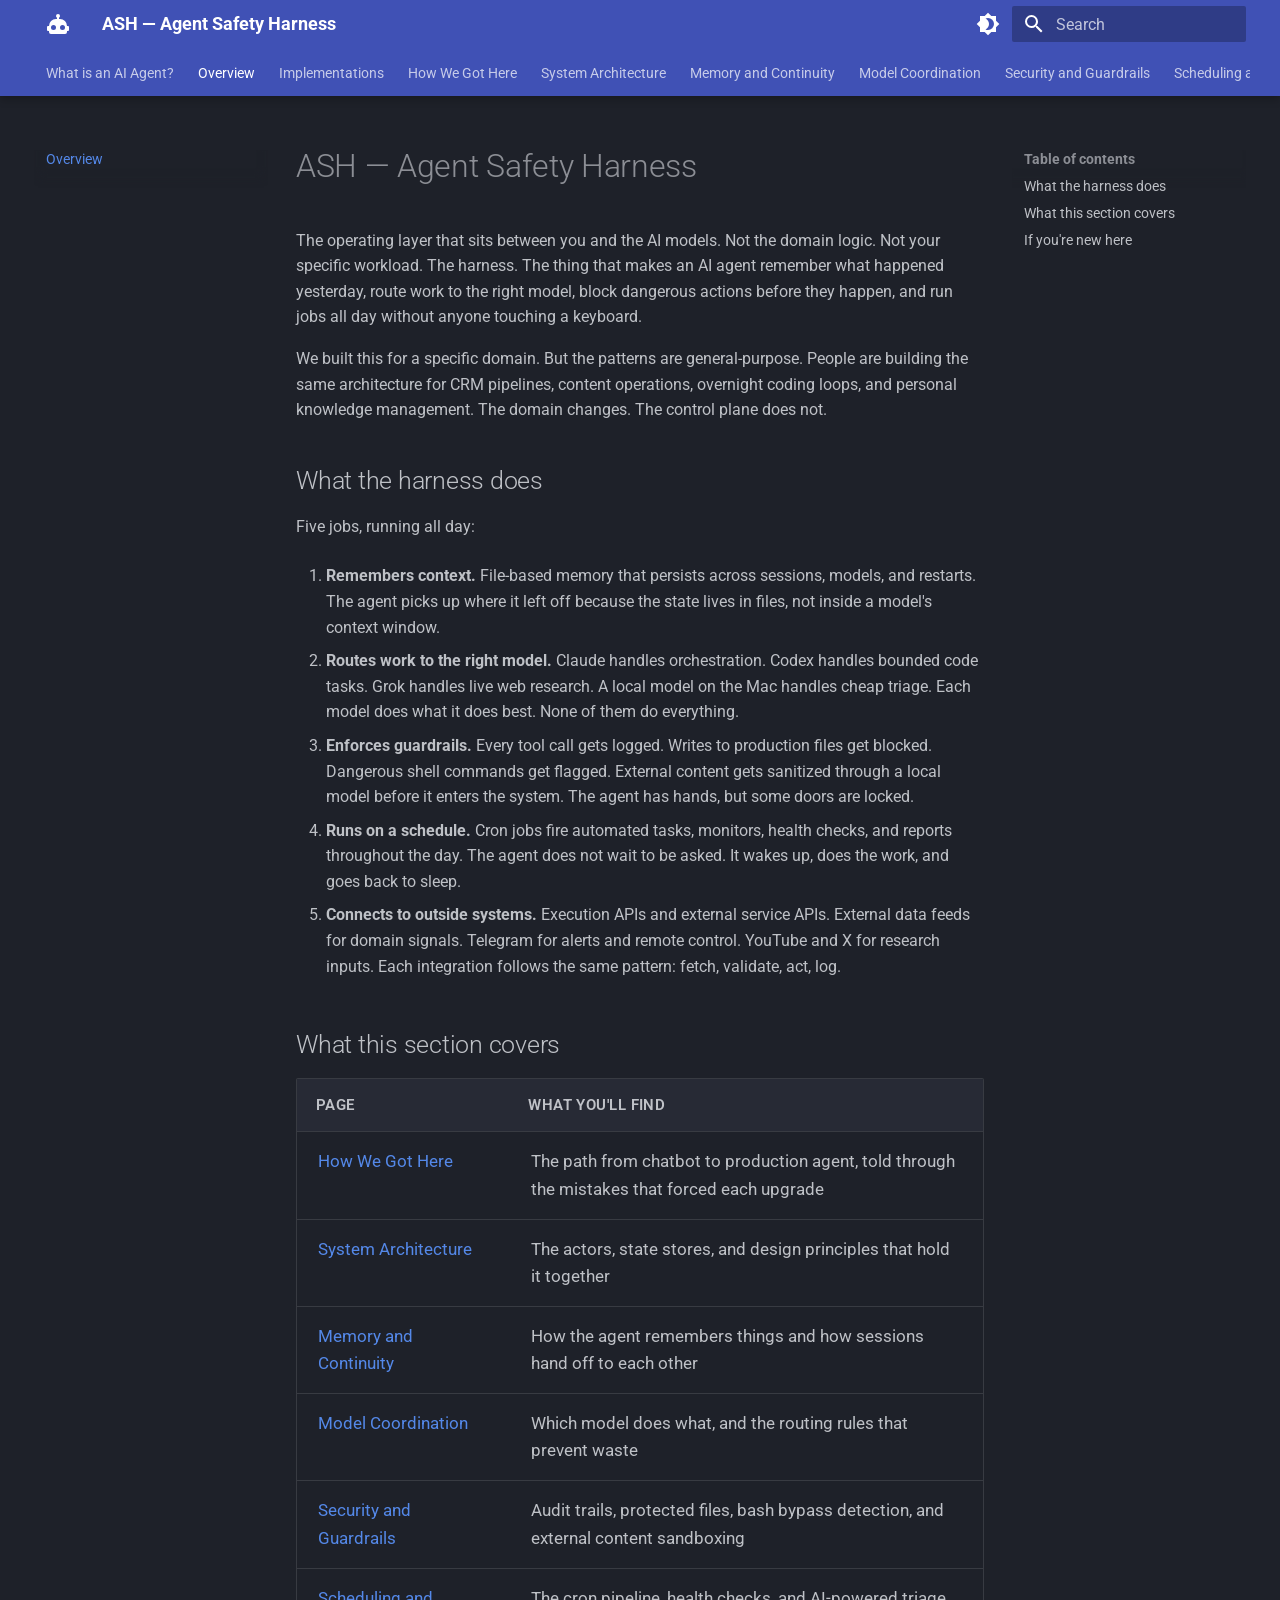
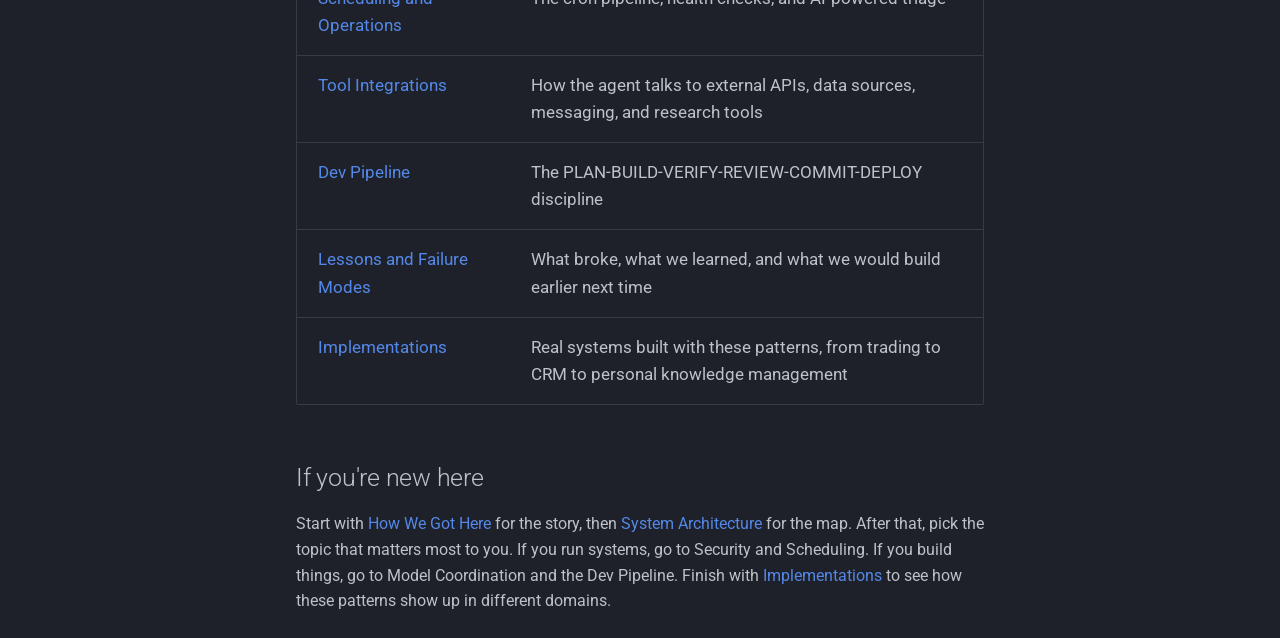
<file: index.html>
<!doctype html>
<html lang="en" class="no-js">
  <head>
    
      <meta charset="utf-8">
      <meta name="viewport" content="width=device-width,initial-scale=1">
      
        <meta name="description" content="How to build a production AI agent system with persistent memory, multi-model coordination, and safety guardrails">
      
      
        <meta name="author" content="Dana">
      
      
      
        <link rel="prev" href="what-is-an-agent/">
      
      
        <link rel="next" href="implementations/">
      
      
        
      
      
      <link rel="icon" href="assets/favicon.svg">
      <meta name="generator" content="mkdocs-1.6.1, mkdocs-material-9.7.6">
    
    
      
        <title>ASH — Agent Safety Harness</title>
      
    
    
      <link rel="stylesheet" href="assets/stylesheets/main.484c7ddc.min.css">
      
        
        <link rel="stylesheet" href="assets/stylesheets/palette.ab4e12ef.min.css">
      
      


    
    
      
    
    
      
        
        
        <link rel="preconnect" href="https://fonts.gstatic.com" crossorigin>
        <link rel="stylesheet" href="https://fonts.googleapis.com/css?family=Roboto:300,300i,400,400i,700,700i%7CRoboto+Mono:400,400i,700,700i&display=fallback">
        <style>:root{--md-text-font:"Roboto";--md-code-font:"Roboto Mono"}</style>
      
    
    
      <link rel="stylesheet" href="stylesheets/extra.css">
    
    <script>__md_scope=new URL(".",location),__md_hash=e=>[...e].reduce(((e,_)=>(e<<5)-e+_.charCodeAt(0)),0),__md_get=(e,_=localStorage,t=__md_scope)=>JSON.parse(_.getItem(t.pathname+"."+e)),__md_set=(e,_,t=localStorage,a=__md_scope)=>{try{t.setItem(a.pathname+"."+e,JSON.stringify(_))}catch(e){}}</script>
    
      

    
    
  </head>
  
  
    
    
      
    
    
    
    
    <body dir="ltr" data-md-color-scheme="slate" data-md-color-primary="indigo" data-md-color-accent="cyan">
  
    
    <input class="md-toggle" data-md-toggle="drawer" type="checkbox" id="__drawer" autocomplete="off">
    <input class="md-toggle" data-md-toggle="search" type="checkbox" id="__search" autocomplete="off">
    <label class="md-overlay" for="__drawer"></label>
    <div data-md-component="skip">
      
        
        <a href="#ash-agent-safety-harness" class="md-skip">
          Skip to content
        </a>
      
    </div>
    <div data-md-component="announce">
      
    </div>
    
    
      

  

<header class="md-header md-header--shadow md-header--lifted" data-md-component="header">
  <nav class="md-header__inner md-grid" aria-label="Header">
    <a href="." title="ASH — Agent Safety Harness" class="md-header__button md-logo" aria-label="ASH — Agent Safety Harness" data-md-component="logo">
      
  
  <svg xmlns="http://www.w3.org/2000/svg" viewBox="0 0 24 24"><path d="M12 2a2 2 0 0 1 2 2c0 .74-.4 1.39-1 1.73V7h1a7 7 0 0 1 7 7h1a1 1 0 0 1 1 1v3a1 1 0 0 1-1 1h-1v1a2 2 0 0 1-2 2H5a2 2 0 0 1-2-2v-1H2a1 1 0 0 1-1-1v-3a1 1 0 0 1 1-1h1a7 7 0 0 1 7-7h1V5.73c-.6-.34-1-.99-1-1.73a2 2 0 0 1 2-2M7.5 13A2.5 2.5 0 0 0 5 15.5 2.5 2.5 0 0 0 7.5 18a2.5 2.5 0 0 0 2.5-2.5A2.5 2.5 0 0 0 7.5 13m9 0a2.5 2.5 0 0 0-2.5 2.5 2.5 2.5 0 0 0 2.5 2.5 2.5 2.5 0 0 0 2.5-2.5 2.5 2.5 0 0 0-2.5-2.5"/></svg>

    </a>
    <label class="md-header__button md-icon" for="__drawer">
      
      <svg xmlns="http://www.w3.org/2000/svg" viewBox="0 0 24 24"><path d="M3 6h18v2H3zm0 5h18v2H3zm0 5h18v2H3z"/></svg>
    </label>
    <div class="md-header__title" data-md-component="header-title">
      <div class="md-header__ellipsis">
        <div class="md-header__topic">
          <span class="md-ellipsis">
            ASH — Agent Safety Harness
          </span>
        </div>
        <div class="md-header__topic" data-md-component="header-topic">
          <span class="md-ellipsis">
            
              Overview
            
          </span>
        </div>
      </div>
    </div>
    
      
        <form class="md-header__option" data-md-component="palette">
  
    
    
    
    <input class="md-option" data-md-color-media="" data-md-color-scheme="slate" data-md-color-primary="indigo" data-md-color-accent="cyan"  aria-label="Switch to light mode"  type="radio" name="__palette" id="__palette_0">
    
      <label class="md-header__button md-icon" title="Switch to light mode" for="__palette_1" hidden>
        <svg xmlns="http://www.w3.org/2000/svg" viewBox="0 0 24 24"><path d="M12 18c-.89 0-1.74-.2-2.5-.55C11.56 16.5 13 14.42 13 12s-1.44-4.5-3.5-5.45C10.26 6.2 11.11 6 12 6a6 6 0 0 1 6 6 6 6 0 0 1-6 6m8-9.31V4h-4.69L12 .69 8.69 4H4v4.69L.69 12 4 15.31V20h4.69L12 23.31 15.31 20H20v-4.69L23.31 12z"/></svg>
      </label>
    
  
    
    
    
    <input class="md-option" data-md-color-media="" data-md-color-scheme="default" data-md-color-primary="indigo" data-md-color-accent="cyan"  aria-label="Switch to dark mode"  type="radio" name="__palette" id="__palette_1">
    
      <label class="md-header__button md-icon" title="Switch to dark mode" for="__palette_0" hidden>
        <svg xmlns="http://www.w3.org/2000/svg" viewBox="0 0 24 24"><path d="M12 8a4 4 0 0 0-4 4 4 4 0 0 0 4 4 4 4 0 0 0 4-4 4 4 0 0 0-4-4m0 10a6 6 0 0 1-6-6 6 6 0 0 1 6-6 6 6 0 0 1 6 6 6 6 0 0 1-6 6m8-9.31V4h-4.69L12 .69 8.69 4H4v4.69L.69 12 4 15.31V20h4.69L12 23.31 15.31 20H20v-4.69L23.31 12z"/></svg>
      </label>
    
  
</form>
      
    
    
      <script>var palette=__md_get("__palette");if(palette&&palette.color){if("(prefers-color-scheme)"===palette.color.media){var media=matchMedia("(prefers-color-scheme: light)"),input=document.querySelector(media.matches?"[data-md-color-media='(prefers-color-scheme: light)']":"[data-md-color-media='(prefers-color-scheme: dark)']");palette.color.media=input.getAttribute("data-md-color-media"),palette.color.scheme=input.getAttribute("data-md-color-scheme"),palette.color.primary=input.getAttribute("data-md-color-primary"),palette.color.accent=input.getAttribute("data-md-color-accent")}for(var[key,value]of Object.entries(palette.color))document.body.setAttribute("data-md-color-"+key,value)}</script>
    
    
    
      
      
        <label class="md-header__button md-icon" for="__search">
          
          <svg xmlns="http://www.w3.org/2000/svg" viewBox="0 0 24 24"><path d="M9.5 3A6.5 6.5 0 0 1 16 9.5c0 1.61-.59 3.09-1.56 4.23l.27.27h.79l5 5-1.5 1.5-5-5v-.79l-.27-.27A6.52 6.52 0 0 1 9.5 16 6.5 6.5 0 0 1 3 9.5 6.5 6.5 0 0 1 9.5 3m0 2C7 5 5 7 5 9.5S7 14 9.5 14 14 12 14 9.5 12 5 9.5 5"/></svg>
        </label>
        <div class="md-search" data-md-component="search" role="dialog">
  <label class="md-search__overlay" for="__search"></label>
  <div class="md-search__inner" role="search">
    <form class="md-search__form" name="search">
      <input type="text" class="md-search__input" name="query" aria-label="Search" placeholder="Search" autocapitalize="off" autocorrect="off" autocomplete="off" spellcheck="false" data-md-component="search-query" required>
      <label class="md-search__icon md-icon" for="__search">
        
        <svg xmlns="http://www.w3.org/2000/svg" viewBox="0 0 24 24"><path d="M9.5 3A6.5 6.5 0 0 1 16 9.5c0 1.61-.59 3.09-1.56 4.23l.27.27h.79l5 5-1.5 1.5-5-5v-.79l-.27-.27A6.52 6.52 0 0 1 9.5 16 6.5 6.5 0 0 1 3 9.5 6.5 6.5 0 0 1 9.5 3m0 2C7 5 5 7 5 9.5S7 14 9.5 14 14 12 14 9.5 12 5 9.5 5"/></svg>
        
        <svg xmlns="http://www.w3.org/2000/svg" viewBox="0 0 24 24"><path d="M20 11v2H8l5.5 5.5-1.42 1.42L4.16 12l7.92-7.92L13.5 5.5 8 11z"/></svg>
      </label>
      <nav class="md-search__options" aria-label="Search">
        
        <button type="reset" class="md-search__icon md-icon" title="Clear" aria-label="Clear" tabindex="-1">
          
          <svg xmlns="http://www.w3.org/2000/svg" viewBox="0 0 24 24"><path d="M19 6.41 17.59 5 12 10.59 6.41 5 5 6.41 10.59 12 5 17.59 6.41 19 12 13.41 17.59 19 19 17.59 13.41 12z"/></svg>
        </button>
      </nav>
      
        <div class="md-search__suggest" data-md-component="search-suggest"></div>
      
    </form>
    <div class="md-search__output">
      <div class="md-search__scrollwrap" tabindex="0" data-md-scrollfix>
        <div class="md-search-result" data-md-component="search-result">
          <div class="md-search-result__meta">
            Initializing search
          </div>
          <ol class="md-search-result__list" role="presentation"></ol>
        </div>
      </div>
    </div>
  </div>
</div>
      
    
    
  </nav>
  
    
      
<nav class="md-tabs" aria-label="Tabs" data-md-component="tabs">
  <div class="md-grid">
    <ul class="md-tabs__list">
      
        
  
  
  
  
    <li class="md-tabs__item">
      <a href="what-is-an-agent/" class="md-tabs__link">
        
  
  
    
  
  What is an AI Agent?

      </a>
    </li>
  

      
        
  
  
  
    
  
  
    <li class="md-tabs__item md-tabs__item--active">
      <a href="." class="md-tabs__link">
        
  
  
    
  
  Overview

      </a>
    </li>
  

      
        
  
  
  
  
    <li class="md-tabs__item">
      <a href="implementations/" class="md-tabs__link">
        
  
  
    
  
  Implementations

      </a>
    </li>
  

      
        
  
  
  
  
    <li class="md-tabs__item">
      <a href="how-we-got-here/" class="md-tabs__link">
        
  
  
    
  
  How We Got Here

      </a>
    </li>
  

      
        
  
  
  
  
    <li class="md-tabs__item">
      <a href="architecture/" class="md-tabs__link">
        
  
  
    
  
  System Architecture

      </a>
    </li>
  

      
        
  
  
  
  
    <li class="md-tabs__item">
      <a href="memory-and-continuity/" class="md-tabs__link">
        
  
  
    
  
  Memory and Continuity

      </a>
    </li>
  

      
        
  
  
  
  
    <li class="md-tabs__item">
      <a href="model-coordination/" class="md-tabs__link">
        
  
  
    
  
  Model Coordination

      </a>
    </li>
  

      
        
  
  
  
  
    <li class="md-tabs__item">
      <a href="security-and-guardrails/" class="md-tabs__link">
        
  
  
    
  
  Security and Guardrails

      </a>
    </li>
  

      
        
  
  
  
  
    <li class="md-tabs__item">
      <a href="scheduling-and-operations/" class="md-tabs__link">
        
  
  
    
  
  Scheduling and Operations

      </a>
    </li>
  

      
        
  
  
  
  
    <li class="md-tabs__item">
      <a href="tool-integrations/" class="md-tabs__link">
        
  
  
    
  
  Tool Integrations

      </a>
    </li>
  

      
        
  
  
  
  
    <li class="md-tabs__item">
      <a href="dev-pipeline/" class="md-tabs__link">
        
  
  
    
  
  Dev Pipeline

      </a>
    </li>
  

      
        
  
  
  
  
    <li class="md-tabs__item">
      <a href="lessons-and-failure-modes/" class="md-tabs__link">
        
  
  
    
  
  Lessons and Failure Modes

      </a>
    </li>
  

      
        
  
  
  
  
    <li class="md-tabs__item">
      <a href="glossary/" class="md-tabs__link">
        
  
  
    
  
  Glossary

      </a>
    </li>
  

      
    </ul>
  </div>
</nav>
    
  
</header>
    
    <div class="md-container" data-md-component="container">
      
      
        
      
      <main class="md-main" data-md-component="main">
        <div class="md-main__inner md-grid">
          
            
              
              <div class="md-sidebar md-sidebar--primary" data-md-component="sidebar" data-md-type="navigation" >
                <div class="md-sidebar__scrollwrap">
                  <div class="md-sidebar__inner">
                    


  


<nav class="md-nav md-nav--primary md-nav--lifted" aria-label="Navigation" data-md-level="0">
  <label class="md-nav__title" for="__drawer">
    <a href="." title="ASH — Agent Safety Harness" class="md-nav__button md-logo" aria-label="ASH — Agent Safety Harness" data-md-component="logo">
      
  
  <svg xmlns="http://www.w3.org/2000/svg" viewBox="0 0 24 24"><path d="M12 2a2 2 0 0 1 2 2c0 .74-.4 1.39-1 1.73V7h1a7 7 0 0 1 7 7h1a1 1 0 0 1 1 1v3a1 1 0 0 1-1 1h-1v1a2 2 0 0 1-2 2H5a2 2 0 0 1-2-2v-1H2a1 1 0 0 1-1-1v-3a1 1 0 0 1 1-1h1a7 7 0 0 1 7-7h1V5.73c-.6-.34-1-.99-1-1.73a2 2 0 0 1 2-2M7.5 13A2.5 2.5 0 0 0 5 15.5 2.5 2.5 0 0 0 7.5 18a2.5 2.5 0 0 0 2.5-2.5A2.5 2.5 0 0 0 7.5 13m9 0a2.5 2.5 0 0 0-2.5 2.5 2.5 2.5 0 0 0 2.5 2.5 2.5 2.5 0 0 0 2.5-2.5 2.5 2.5 0 0 0-2.5-2.5"/></svg>

    </a>
    ASH — Agent Safety Harness
  </label>
  
  <ul class="md-nav__list" data-md-scrollfix>
    
      
      
  
  
  
  
    <li class="md-nav__item">
      <a href="what-is-an-agent/" class="md-nav__link">
        
  
  
  <span class="md-ellipsis">
    
  
    What is an AI Agent?
  

    
  </span>
  
  

      </a>
    </li>
  

    
      
      
  
  
    
  
  
  
    <li class="md-nav__item md-nav__item--active">
      
      <input class="md-nav__toggle md-toggle" type="checkbox" id="__toc">
      
      
        
      
      
        <label class="md-nav__link md-nav__link--active" for="__toc">
          
  
  
  <span class="md-ellipsis">
    
  
    Overview
  

    
  </span>
  
  

          <span class="md-nav__icon md-icon"></span>
        </label>
      
      <a href="." class="md-nav__link md-nav__link--active">
        
  
  
  <span class="md-ellipsis">
    
  
    Overview
  

    
  </span>
  
  

      </a>
      
        

<nav class="md-nav md-nav--secondary" aria-label="Table of contents">
  
  
  
    
  
  
    <label class="md-nav__title" for="__toc">
      <span class="md-nav__icon md-icon"></span>
      Table of contents
    </label>
    <ul class="md-nav__list" data-md-component="toc" data-md-scrollfix>
      
        <li class="md-nav__item">
  <a href="#what-the-harness-does" class="md-nav__link">
    <span class="md-ellipsis">
      
        What the harness does
      
    </span>
  </a>
  
</li>
      
        <li class="md-nav__item">
  <a href="#what-this-section-covers" class="md-nav__link">
    <span class="md-ellipsis">
      
        What this section covers
      
    </span>
  </a>
  
</li>
      
        <li class="md-nav__item">
  <a href="#if-youre-new-here" class="md-nav__link">
    <span class="md-ellipsis">
      
        If you're new here
      
    </span>
  </a>
  
</li>
      
    </ul>
  
</nav>
      
    </li>
  

    
      
      
  
  
  
  
    <li class="md-nav__item">
      <a href="implementations/" class="md-nav__link">
        
  
  
  <span class="md-ellipsis">
    
  
    Implementations
  

    
  </span>
  
  

      </a>
    </li>
  

    
      
      
  
  
  
  
    <li class="md-nav__item">
      <a href="how-we-got-here/" class="md-nav__link">
        
  
  
  <span class="md-ellipsis">
    
  
    How We Got Here
  

    
  </span>
  
  

      </a>
    </li>
  

    
      
      
  
  
  
  
    <li class="md-nav__item">
      <a href="architecture/" class="md-nav__link">
        
  
  
  <span class="md-ellipsis">
    
  
    System Architecture
  

    
  </span>
  
  

      </a>
    </li>
  

    
      
      
  
  
  
  
    <li class="md-nav__item">
      <a href="memory-and-continuity/" class="md-nav__link">
        
  
  
  <span class="md-ellipsis">
    
  
    Memory and Continuity
  

    
  </span>
  
  

      </a>
    </li>
  

    
      
      
  
  
  
  
    <li class="md-nav__item">
      <a href="model-coordination/" class="md-nav__link">
        
  
  
  <span class="md-ellipsis">
    
  
    Model Coordination
  

    
  </span>
  
  

      </a>
    </li>
  

    
      
      
  
  
  
  
    <li class="md-nav__item">
      <a href="security-and-guardrails/" class="md-nav__link">
        
  
  
  <span class="md-ellipsis">
    
  
    Security and Guardrails
  

    
  </span>
  
  

      </a>
    </li>
  

    
      
      
  
  
  
  
    <li class="md-nav__item">
      <a href="scheduling-and-operations/" class="md-nav__link">
        
  
  
  <span class="md-ellipsis">
    
  
    Scheduling and Operations
  

    
  </span>
  
  

      </a>
    </li>
  

    
      
      
  
  
  
  
    <li class="md-nav__item">
      <a href="tool-integrations/" class="md-nav__link">
        
  
  
  <span class="md-ellipsis">
    
  
    Tool Integrations
  

    
  </span>
  
  

      </a>
    </li>
  

    
      
      
  
  
  
  
    <li class="md-nav__item">
      <a href="dev-pipeline/" class="md-nav__link">
        
  
  
  <span class="md-ellipsis">
    
  
    Dev Pipeline
  

    
  </span>
  
  

      </a>
    </li>
  

    
      
      
  
  
  
  
    <li class="md-nav__item">
      <a href="lessons-and-failure-modes/" class="md-nav__link">
        
  
  
  <span class="md-ellipsis">
    
  
    Lessons and Failure Modes
  

    
  </span>
  
  

      </a>
    </li>
  

    
      
      
  
  
  
  
    <li class="md-nav__item">
      <a href="glossary/" class="md-nav__link">
        
  
  
  <span class="md-ellipsis">
    
  
    Glossary
  

    
  </span>
  
  

      </a>
    </li>
  

    
  </ul>
</nav>
                  </div>
                </div>
              </div>
            
            
              
              <div class="md-sidebar md-sidebar--secondary" data-md-component="sidebar" data-md-type="toc" >
                <div class="md-sidebar__scrollwrap">
                  <div class="md-sidebar__inner">
                    

<nav class="md-nav md-nav--secondary" aria-label="Table of contents">
  
  
  
    
  
  
    <label class="md-nav__title" for="__toc">
      <span class="md-nav__icon md-icon"></span>
      Table of contents
    </label>
    <ul class="md-nav__list" data-md-component="toc" data-md-scrollfix>
      
        <li class="md-nav__item">
  <a href="#what-the-harness-does" class="md-nav__link">
    <span class="md-ellipsis">
      
        What the harness does
      
    </span>
  </a>
  
</li>
      
        <li class="md-nav__item">
  <a href="#what-this-section-covers" class="md-nav__link">
    <span class="md-ellipsis">
      
        What this section covers
      
    </span>
  </a>
  
</li>
      
        <li class="md-nav__item">
  <a href="#if-youre-new-here" class="md-nav__link">
    <span class="md-ellipsis">
      
        If you're new here
      
    </span>
  </a>
  
</li>
      
    </ul>
  
</nav>
                  </div>
                </div>
              </div>
            
          
          
            <div class="md-content" data-md-component="content">
              
              <article class="md-content__inner md-typeset">
                
                  



<h1 id="ash-agent-safety-harness">ASH — Agent Safety Harness<a class="headerlink" href="#ash-agent-safety-harness" title="Permanent link">&para;</a></h1>
<p>The operating layer that sits between you and the AI models. Not the domain logic. Not your specific workload. The harness. The thing that makes an AI agent remember what happened yesterday, route work to the right model, block dangerous actions before they happen, and run jobs all day without anyone touching a keyboard.</p>
<p>We built this for a specific domain. But the patterns are general-purpose. People are building the same architecture for CRM pipelines, content operations, overnight coding loops, and personal knowledge management. The domain changes. The control plane does not.</p>
<h2 id="what-the-harness-does">What the harness does<a class="headerlink" href="#what-the-harness-does" title="Permanent link">&para;</a></h2>
<p>Five jobs, running all day:</p>
<ol>
<li>
<p><strong>Remembers context.</strong> File-based memory that persists across sessions, models, and restarts. The agent picks up where it left off because the state lives in files, not inside a model's context window.</p>
</li>
<li>
<p><strong>Routes work to the right model.</strong> Claude handles orchestration. Codex handles bounded code tasks. Grok handles live web research. A local model on the Mac handles cheap triage. Each model does what it does best. None of them do everything.</p>
</li>
<li>
<p><strong>Enforces guardrails.</strong> Every tool call gets logged. Writes to production files get blocked. Dangerous shell commands get flagged. External content gets sanitized through a local model before it enters the system. The agent has hands, but some doors are locked.</p>
</li>
<li>
<p><strong>Runs on a schedule.</strong> Cron jobs fire automated tasks, monitors, health checks, and reports throughout the day. The agent does not wait to be asked. It wakes up, does the work, and goes back to sleep.</p>
</li>
<li>
<p><strong>Connects to outside systems.</strong> Execution APIs and external service APIs. External data feeds for domain signals. Telegram for alerts and remote control. YouTube and X for research inputs. Each integration follows the same pattern: fetch, validate, act, log.</p>
</li>
</ol>
<h2 id="what-this-section-covers">What this section covers<a class="headerlink" href="#what-this-section-covers" title="Permanent link">&para;</a></h2>
<table>
<thead>
<tr>
<th>Page</th>
<th>What you'll find</th>
</tr>
</thead>
<tbody>
<tr>
<td><a href="how-we-got-here/">How We Got Here</a></td>
<td>The path from chatbot to production agent, told through the mistakes that forced each upgrade</td>
</tr>
<tr>
<td><a href="architecture/">System Architecture</a></td>
<td>The actors, state stores, and design principles that hold it together</td>
</tr>
<tr>
<td><a href="memory-and-continuity/">Memory and Continuity</a></td>
<td>How the agent remembers things and how sessions hand off to each other</td>
</tr>
<tr>
<td><a href="model-coordination/">Model Coordination</a></td>
<td>Which model does what, and the routing rules that prevent waste</td>
</tr>
<tr>
<td><a href="security-and-guardrails/">Security and Guardrails</a></td>
<td>Audit trails, protected files, bash bypass detection, and external content sandboxing</td>
</tr>
<tr>
<td><a href="scheduling-and-operations/">Scheduling and Operations</a></td>
<td>The cron pipeline, health checks, and AI-powered triage</td>
</tr>
<tr>
<td><a href="tool-integrations/">Tool Integrations</a></td>
<td>How the agent talks to external APIs, data sources, messaging, and research tools</td>
</tr>
<tr>
<td><a href="dev-pipeline/">Dev Pipeline</a></td>
<td>The PLAN-BUILD-VERIFY-REVIEW-COMMIT-DEPLOY discipline</td>
</tr>
<tr>
<td><a href="lessons-and-failure-modes/">Lessons and Failure Modes</a></td>
<td>What broke, what we learned, and what we would build earlier next time</td>
</tr>
<tr>
<td><a href="implementations/">Implementations</a></td>
<td>Real systems built with these patterns, from trading to CRM to personal knowledge management</td>
</tr>
</tbody>
</table>
<h2 id="if-youre-new-here">If you're new here<a class="headerlink" href="#if-youre-new-here" title="Permanent link">&para;</a></h2>
<p>Start with <a href="how-we-got-here/">How We Got Here</a> for the story, then <a href="architecture/">System Architecture</a> for the map. After that, pick the topic that matters most to you. If you run systems, go to Security and Scheduling. If you build things, go to Model Coordination and the Dev Pipeline. Finish with <a href="implementations/">Implementations</a> to see how these patterns show up in different domains.</p>












                
              </article>
            </div>
          
          
  <script>var tabs=__md_get("__tabs");if(Array.isArray(tabs))e:for(var set of document.querySelectorAll(".tabbed-set")){var labels=set.querySelector(".tabbed-labels");for(var tab of tabs)for(var label of labels.getElementsByTagName("label"))if(label.innerText.trim()===tab){var input=document.getElementById(label.htmlFor);input.checked=!0;continue e}}</script>

<script>var target=document.getElementById(location.hash.slice(1));target&&target.name&&(target.checked=target.name.startsWith("__tabbed_"))</script>
        </div>
        
          <button type="button" class="md-top md-icon" data-md-component="top" hidden>
  
  <svg xmlns="http://www.w3.org/2000/svg" viewBox="0 0 24 24"><path d="M13 20h-2V8l-5.5 5.5-1.42-1.42L12 4.16l7.92 7.92-1.42 1.42L13 8z"/></svg>
  Back to top
</button>
        
      </main>
      
        <footer class="md-footer">
  
  <div class="md-footer-meta md-typeset">
    <div class="md-footer-meta__inner md-grid">
      <div class="md-copyright">
  
  
    Made with
    <a href="https://squidfunk.github.io/mkdocs-material/" target="_blank" rel="noopener">
      Material for MkDocs
    </a>
  
</div>
      
    </div>
  </div>
</footer>
      
    </div>
    <div class="md-dialog" data-md-component="dialog">
      <div class="md-dialog__inner md-typeset"></div>
    </div>
    
    
    
      
      
      <script id="__config" type="application/json">{"annotate": null, "base": ".", "features": ["navigation.instant", "navigation.tabs", "navigation.tabs.sticky", "navigation.sections", "navigation.top", "search.highlight", "search.suggest", "content.code.copy", "content.tabs.link", "toc.follow"], "search": "assets/javascripts/workers/search.2c215733.min.js", "tags": null, "translations": {"clipboard.copied": "Copied to clipboard", "clipboard.copy": "Copy to clipboard", "search.result.more.one": "1 more on this page", "search.result.more.other": "# more on this page", "search.result.none": "No matching documents", "search.result.one": "1 matching document", "search.result.other": "# matching documents", "search.result.placeholder": "Type to start searching", "search.result.term.missing": "Missing", "select.version": "Select version"}, "version": null}</script>
    
    
      <script src="assets/javascripts/bundle.79ae519e.min.js"></script>
      
    
  </body>
</html>
</file>
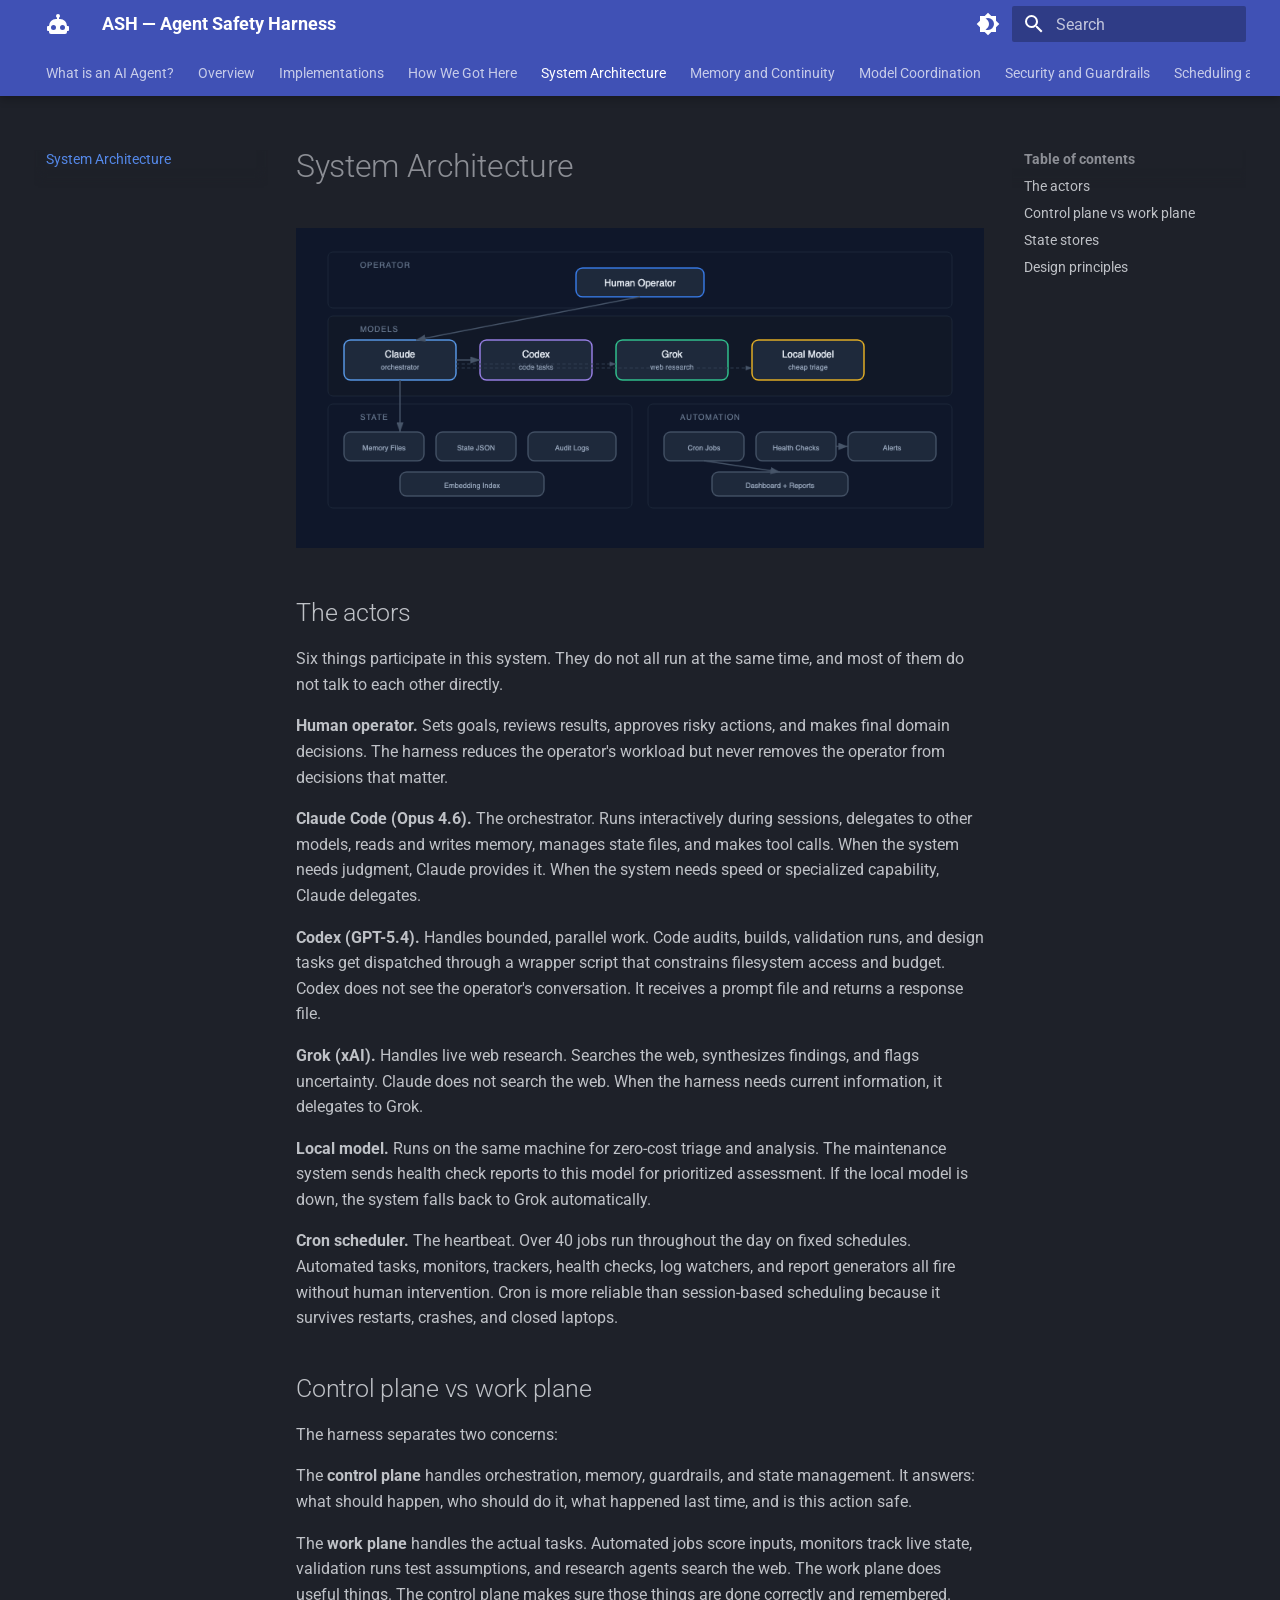
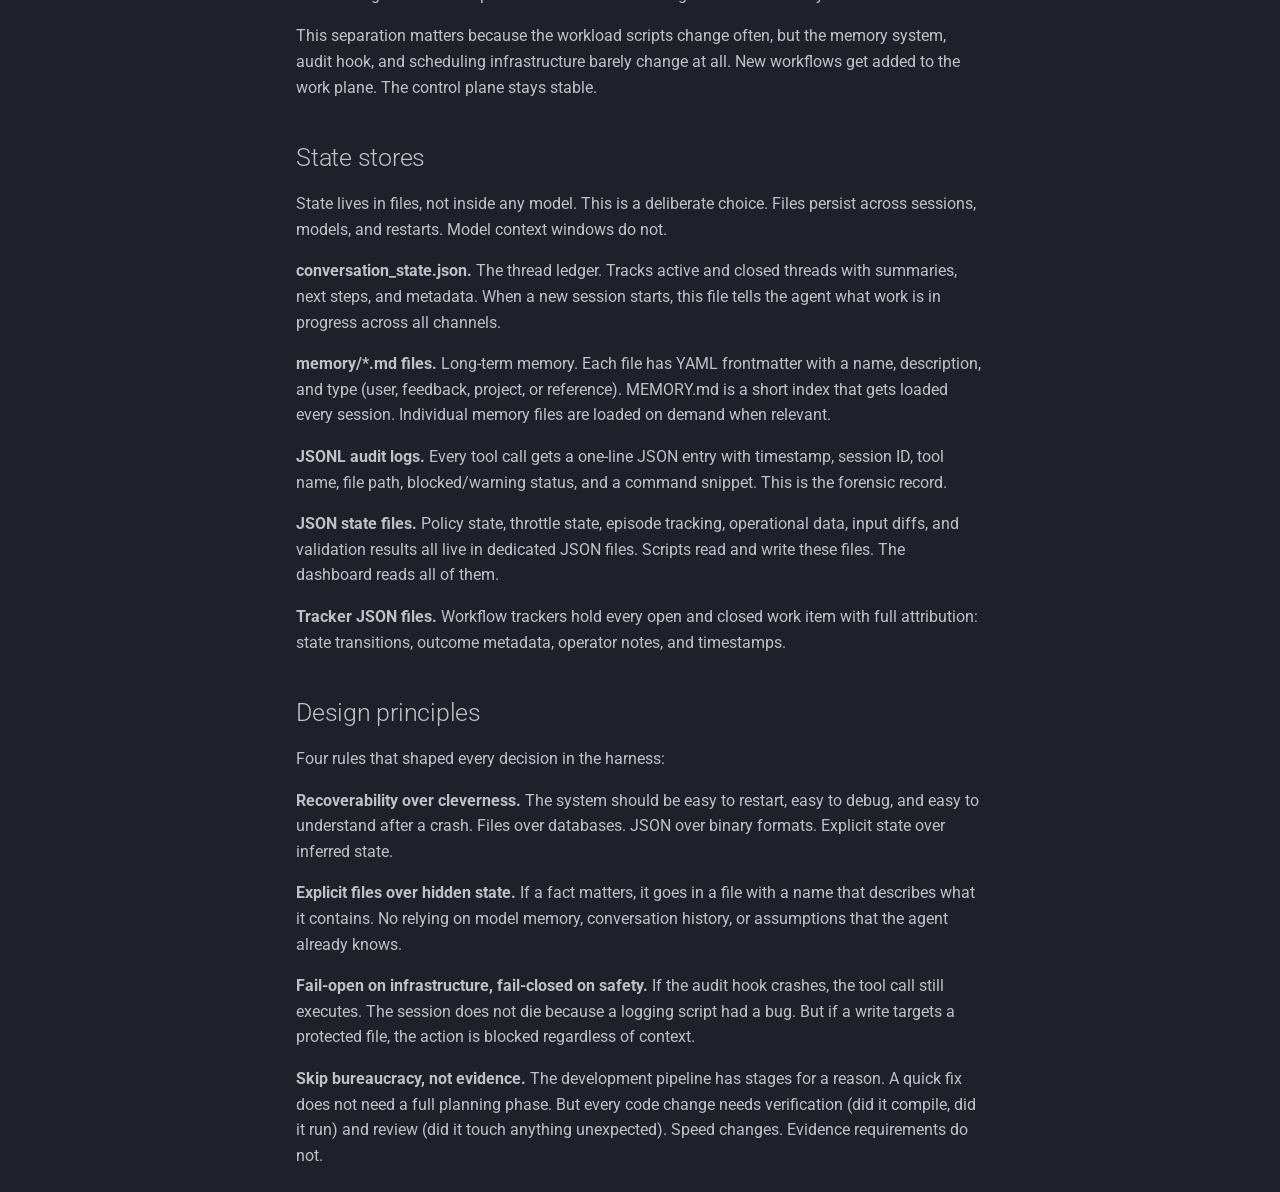
<file: architecture/index.html>
<!doctype html>
<html lang="en" class="no-js">
  <head>
    
      <meta charset="utf-8">
      <meta name="viewport" content="width=device-width,initial-scale=1">
      
        <meta name="description" content="How to build a production AI agent system with persistent memory, multi-model coordination, and safety guardrails">
      
      
        <meta name="author" content="Dana">
      
      
      
        <link rel="prev" href="../how-we-got-here/">
      
      
        <link rel="next" href="../memory-and-continuity/">
      
      
        
      
      
      <link rel="icon" href="../assets/favicon.svg">
      <meta name="generator" content="mkdocs-1.6.1, mkdocs-material-9.7.6">
    
    
      
        <title>System Architecture - ASH — Agent Safety Harness</title>
      
    
    
      <link rel="stylesheet" href="../assets/stylesheets/main.484c7ddc.min.css">
      
        
        <link rel="stylesheet" href="../assets/stylesheets/palette.ab4e12ef.min.css">
      
      


    
    
      
    
    
      
        
        
        <link rel="preconnect" href="https://fonts.gstatic.com" crossorigin>
        <link rel="stylesheet" href="https://fonts.googleapis.com/css?family=Roboto:300,300i,400,400i,700,700i%7CRoboto+Mono:400,400i,700,700i&display=fallback">
        <style>:root{--md-text-font:"Roboto";--md-code-font:"Roboto Mono"}</style>
      
    
    
      <link rel="stylesheet" href="../stylesheets/extra.css">
    
    <script>__md_scope=new URL("..",location),__md_hash=e=>[...e].reduce(((e,_)=>(e<<5)-e+_.charCodeAt(0)),0),__md_get=(e,_=localStorage,t=__md_scope)=>JSON.parse(_.getItem(t.pathname+"."+e)),__md_set=(e,_,t=localStorage,a=__md_scope)=>{try{t.setItem(a.pathname+"."+e,JSON.stringify(_))}catch(e){}}</script>
    
      

    
    
  </head>
  
  
    
    
      
    
    
    
    
    <body dir="ltr" data-md-color-scheme="slate" data-md-color-primary="indigo" data-md-color-accent="cyan">
  
    
    <input class="md-toggle" data-md-toggle="drawer" type="checkbox" id="__drawer" autocomplete="off">
    <input class="md-toggle" data-md-toggle="search" type="checkbox" id="__search" autocomplete="off">
    <label class="md-overlay" for="__drawer"></label>
    <div data-md-component="skip">
      
        
        <a href="#system-architecture" class="md-skip">
          Skip to content
        </a>
      
    </div>
    <div data-md-component="announce">
      
    </div>
    
    
      

  

<header class="md-header md-header--shadow md-header--lifted" data-md-component="header">
  <nav class="md-header__inner md-grid" aria-label="Header">
    <a href=".." title="ASH — Agent Safety Harness" class="md-header__button md-logo" aria-label="ASH — Agent Safety Harness" data-md-component="logo">
      
  
  <svg xmlns="http://www.w3.org/2000/svg" viewBox="0 0 24 24"><path d="M12 2a2 2 0 0 1 2 2c0 .74-.4 1.39-1 1.73V7h1a7 7 0 0 1 7 7h1a1 1 0 0 1 1 1v3a1 1 0 0 1-1 1h-1v1a2 2 0 0 1-2 2H5a2 2 0 0 1-2-2v-1H2a1 1 0 0 1-1-1v-3a1 1 0 0 1 1-1h1a7 7 0 0 1 7-7h1V5.73c-.6-.34-1-.99-1-1.73a2 2 0 0 1 2-2M7.5 13A2.5 2.5 0 0 0 5 15.5 2.5 2.5 0 0 0 7.5 18a2.5 2.5 0 0 0 2.5-2.5A2.5 2.5 0 0 0 7.5 13m9 0a2.5 2.5 0 0 0-2.5 2.5 2.5 2.5 0 0 0 2.5 2.5 2.5 2.5 0 0 0 2.5-2.5 2.5 2.5 0 0 0-2.5-2.5"/></svg>

    </a>
    <label class="md-header__button md-icon" for="__drawer">
      
      <svg xmlns="http://www.w3.org/2000/svg" viewBox="0 0 24 24"><path d="M3 6h18v2H3zm0 5h18v2H3zm0 5h18v2H3z"/></svg>
    </label>
    <div class="md-header__title" data-md-component="header-title">
      <div class="md-header__ellipsis">
        <div class="md-header__topic">
          <span class="md-ellipsis">
            ASH — Agent Safety Harness
          </span>
        </div>
        <div class="md-header__topic" data-md-component="header-topic">
          <span class="md-ellipsis">
            
              System Architecture
            
          </span>
        </div>
      </div>
    </div>
    
      
        <form class="md-header__option" data-md-component="palette">
  
    
    
    
    <input class="md-option" data-md-color-media="" data-md-color-scheme="slate" data-md-color-primary="indigo" data-md-color-accent="cyan"  aria-label="Switch to light mode"  type="radio" name="__palette" id="__palette_0">
    
      <label class="md-header__button md-icon" title="Switch to light mode" for="__palette_1" hidden>
        <svg xmlns="http://www.w3.org/2000/svg" viewBox="0 0 24 24"><path d="M12 18c-.89 0-1.74-.2-2.5-.55C11.56 16.5 13 14.42 13 12s-1.44-4.5-3.5-5.45C10.26 6.2 11.11 6 12 6a6 6 0 0 1 6 6 6 6 0 0 1-6 6m8-9.31V4h-4.69L12 .69 8.69 4H4v4.69L.69 12 4 15.31V20h4.69L12 23.31 15.31 20H20v-4.69L23.31 12z"/></svg>
      </label>
    
  
    
    
    
    <input class="md-option" data-md-color-media="" data-md-color-scheme="default" data-md-color-primary="indigo" data-md-color-accent="cyan"  aria-label="Switch to dark mode"  type="radio" name="__palette" id="__palette_1">
    
      <label class="md-header__button md-icon" title="Switch to dark mode" for="__palette_0" hidden>
        <svg xmlns="http://www.w3.org/2000/svg" viewBox="0 0 24 24"><path d="M12 8a4 4 0 0 0-4 4 4 4 0 0 0 4 4 4 4 0 0 0 4-4 4 4 0 0 0-4-4m0 10a6 6 0 0 1-6-6 6 6 0 0 1 6-6 6 6 0 0 1 6 6 6 6 0 0 1-6 6m8-9.31V4h-4.69L12 .69 8.69 4H4v4.69L.69 12 4 15.31V20h4.69L12 23.31 15.31 20H20v-4.69L23.31 12z"/></svg>
      </label>
    
  
</form>
      
    
    
      <script>var palette=__md_get("__palette");if(palette&&palette.color){if("(prefers-color-scheme)"===palette.color.media){var media=matchMedia("(prefers-color-scheme: light)"),input=document.querySelector(media.matches?"[data-md-color-media='(prefers-color-scheme: light)']":"[data-md-color-media='(prefers-color-scheme: dark)']");palette.color.media=input.getAttribute("data-md-color-media"),palette.color.scheme=input.getAttribute("data-md-color-scheme"),palette.color.primary=input.getAttribute("data-md-color-primary"),palette.color.accent=input.getAttribute("data-md-color-accent")}for(var[key,value]of Object.entries(palette.color))document.body.setAttribute("data-md-color-"+key,value)}</script>
    
    
    
      
      
        <label class="md-header__button md-icon" for="__search">
          
          <svg xmlns="http://www.w3.org/2000/svg" viewBox="0 0 24 24"><path d="M9.5 3A6.5 6.5 0 0 1 16 9.5c0 1.61-.59 3.09-1.56 4.23l.27.27h.79l5 5-1.5 1.5-5-5v-.79l-.27-.27A6.52 6.52 0 0 1 9.5 16 6.5 6.5 0 0 1 3 9.5 6.5 6.5 0 0 1 9.5 3m0 2C7 5 5 7 5 9.5S7 14 9.5 14 14 12 14 9.5 12 5 9.5 5"/></svg>
        </label>
        <div class="md-search" data-md-component="search" role="dialog">
  <label class="md-search__overlay" for="__search"></label>
  <div class="md-search__inner" role="search">
    <form class="md-search__form" name="search">
      <input type="text" class="md-search__input" name="query" aria-label="Search" placeholder="Search" autocapitalize="off" autocorrect="off" autocomplete="off" spellcheck="false" data-md-component="search-query" required>
      <label class="md-search__icon md-icon" for="__search">
        
        <svg xmlns="http://www.w3.org/2000/svg" viewBox="0 0 24 24"><path d="M9.5 3A6.5 6.5 0 0 1 16 9.5c0 1.61-.59 3.09-1.56 4.23l.27.27h.79l5 5-1.5 1.5-5-5v-.79l-.27-.27A6.52 6.52 0 0 1 9.5 16 6.5 6.5 0 0 1 3 9.5 6.5 6.5 0 0 1 9.5 3m0 2C7 5 5 7 5 9.5S7 14 9.5 14 14 12 14 9.5 12 5 9.5 5"/></svg>
        
        <svg xmlns="http://www.w3.org/2000/svg" viewBox="0 0 24 24"><path d="M20 11v2H8l5.5 5.5-1.42 1.42L4.16 12l7.92-7.92L13.5 5.5 8 11z"/></svg>
      </label>
      <nav class="md-search__options" aria-label="Search">
        
        <button type="reset" class="md-search__icon md-icon" title="Clear" aria-label="Clear" tabindex="-1">
          
          <svg xmlns="http://www.w3.org/2000/svg" viewBox="0 0 24 24"><path d="M19 6.41 17.59 5 12 10.59 6.41 5 5 6.41 10.59 12 5 17.59 6.41 19 12 13.41 17.59 19 19 17.59 13.41 12z"/></svg>
        </button>
      </nav>
      
        <div class="md-search__suggest" data-md-component="search-suggest"></div>
      
    </form>
    <div class="md-search__output">
      <div class="md-search__scrollwrap" tabindex="0" data-md-scrollfix>
        <div class="md-search-result" data-md-component="search-result">
          <div class="md-search-result__meta">
            Initializing search
          </div>
          <ol class="md-search-result__list" role="presentation"></ol>
        </div>
      </div>
    </div>
  </div>
</div>
      
    
    
  </nav>
  
    
      
<nav class="md-tabs" aria-label="Tabs" data-md-component="tabs">
  <div class="md-grid">
    <ul class="md-tabs__list">
      
        
  
  
  
  
    <li class="md-tabs__item">
      <a href="../what-is-an-agent/" class="md-tabs__link">
        
  
  
    
  
  What is an AI Agent?

      </a>
    </li>
  

      
        
  
  
  
  
    <li class="md-tabs__item">
      <a href=".." class="md-tabs__link">
        
  
  
    
  
  Overview

      </a>
    </li>
  

      
        
  
  
  
  
    <li class="md-tabs__item">
      <a href="../implementations/" class="md-tabs__link">
        
  
  
    
  
  Implementations

      </a>
    </li>
  

      
        
  
  
  
  
    <li class="md-tabs__item">
      <a href="../how-we-got-here/" class="md-tabs__link">
        
  
  
    
  
  How We Got Here

      </a>
    </li>
  

      
        
  
  
  
    
  
  
    <li class="md-tabs__item md-tabs__item--active">
      <a href="./" class="md-tabs__link">
        
  
  
    
  
  System Architecture

      </a>
    </li>
  

      
        
  
  
  
  
    <li class="md-tabs__item">
      <a href="../memory-and-continuity/" class="md-tabs__link">
        
  
  
    
  
  Memory and Continuity

      </a>
    </li>
  

      
        
  
  
  
  
    <li class="md-tabs__item">
      <a href="../model-coordination/" class="md-tabs__link">
        
  
  
    
  
  Model Coordination

      </a>
    </li>
  

      
        
  
  
  
  
    <li class="md-tabs__item">
      <a href="../security-and-guardrails/" class="md-tabs__link">
        
  
  
    
  
  Security and Guardrails

      </a>
    </li>
  

      
        
  
  
  
  
    <li class="md-tabs__item">
      <a href="../scheduling-and-operations/" class="md-tabs__link">
        
  
  
    
  
  Scheduling and Operations

      </a>
    </li>
  

      
        
  
  
  
  
    <li class="md-tabs__item">
      <a href="../tool-integrations/" class="md-tabs__link">
        
  
  
    
  
  Tool Integrations

      </a>
    </li>
  

      
        
  
  
  
  
    <li class="md-tabs__item">
      <a href="../dev-pipeline/" class="md-tabs__link">
        
  
  
    
  
  Dev Pipeline

      </a>
    </li>
  

      
        
  
  
  
  
    <li class="md-tabs__item">
      <a href="../lessons-and-failure-modes/" class="md-tabs__link">
        
  
  
    
  
  Lessons and Failure Modes

      </a>
    </li>
  

      
        
  
  
  
  
    <li class="md-tabs__item">
      <a href="../glossary/" class="md-tabs__link">
        
  
  
    
  
  Glossary

      </a>
    </li>
  

      
    </ul>
  </div>
</nav>
    
  
</header>
    
    <div class="md-container" data-md-component="container">
      
      
        
      
      <main class="md-main" data-md-component="main">
        <div class="md-main__inner md-grid">
          
            
              
              <div class="md-sidebar md-sidebar--primary" data-md-component="sidebar" data-md-type="navigation" >
                <div class="md-sidebar__scrollwrap">
                  <div class="md-sidebar__inner">
                    


  


<nav class="md-nav md-nav--primary md-nav--lifted" aria-label="Navigation" data-md-level="0">
  <label class="md-nav__title" for="__drawer">
    <a href=".." title="ASH — Agent Safety Harness" class="md-nav__button md-logo" aria-label="ASH — Agent Safety Harness" data-md-component="logo">
      
  
  <svg xmlns="http://www.w3.org/2000/svg" viewBox="0 0 24 24"><path d="M12 2a2 2 0 0 1 2 2c0 .74-.4 1.39-1 1.73V7h1a7 7 0 0 1 7 7h1a1 1 0 0 1 1 1v3a1 1 0 0 1-1 1h-1v1a2 2 0 0 1-2 2H5a2 2 0 0 1-2-2v-1H2a1 1 0 0 1-1-1v-3a1 1 0 0 1 1-1h1a7 7 0 0 1 7-7h1V5.73c-.6-.34-1-.99-1-1.73a2 2 0 0 1 2-2M7.5 13A2.5 2.5 0 0 0 5 15.5 2.5 2.5 0 0 0 7.5 18a2.5 2.5 0 0 0 2.5-2.5A2.5 2.5 0 0 0 7.5 13m9 0a2.5 2.5 0 0 0-2.5 2.5 2.5 2.5 0 0 0 2.5 2.5 2.5 2.5 0 0 0 2.5-2.5 2.5 2.5 0 0 0-2.5-2.5"/></svg>

    </a>
    ASH — Agent Safety Harness
  </label>
  
  <ul class="md-nav__list" data-md-scrollfix>
    
      
      
  
  
  
  
    <li class="md-nav__item">
      <a href="../what-is-an-agent/" class="md-nav__link">
        
  
  
  <span class="md-ellipsis">
    
  
    What is an AI Agent?
  

    
  </span>
  
  

      </a>
    </li>
  

    
      
      
  
  
  
  
    <li class="md-nav__item">
      <a href=".." class="md-nav__link">
        
  
  
  <span class="md-ellipsis">
    
  
    Overview
  

    
  </span>
  
  

      </a>
    </li>
  

    
      
      
  
  
  
  
    <li class="md-nav__item">
      <a href="../implementations/" class="md-nav__link">
        
  
  
  <span class="md-ellipsis">
    
  
    Implementations
  

    
  </span>
  
  

      </a>
    </li>
  

    
      
      
  
  
  
  
    <li class="md-nav__item">
      <a href="../how-we-got-here/" class="md-nav__link">
        
  
  
  <span class="md-ellipsis">
    
  
    How We Got Here
  

    
  </span>
  
  

      </a>
    </li>
  

    
      
      
  
  
    
  
  
  
    <li class="md-nav__item md-nav__item--active">
      
      <input class="md-nav__toggle md-toggle" type="checkbox" id="__toc">
      
      
        
      
      
        <label class="md-nav__link md-nav__link--active" for="__toc">
          
  
  
  <span class="md-ellipsis">
    
  
    System Architecture
  

    
  </span>
  
  

          <span class="md-nav__icon md-icon"></span>
        </label>
      
      <a href="./" class="md-nav__link md-nav__link--active">
        
  
  
  <span class="md-ellipsis">
    
  
    System Architecture
  

    
  </span>
  
  

      </a>
      
        

<nav class="md-nav md-nav--secondary" aria-label="Table of contents">
  
  
  
    
  
  
    <label class="md-nav__title" for="__toc">
      <span class="md-nav__icon md-icon"></span>
      Table of contents
    </label>
    <ul class="md-nav__list" data-md-component="toc" data-md-scrollfix>
      
        <li class="md-nav__item">
  <a href="#the-actors" class="md-nav__link">
    <span class="md-ellipsis">
      
        The actors
      
    </span>
  </a>
  
</li>
      
        <li class="md-nav__item">
  <a href="#control-plane-vs-work-plane" class="md-nav__link">
    <span class="md-ellipsis">
      
        Control plane vs work plane
      
    </span>
  </a>
  
</li>
      
        <li class="md-nav__item">
  <a href="#state-stores" class="md-nav__link">
    <span class="md-ellipsis">
      
        State stores
      
    </span>
  </a>
  
</li>
      
        <li class="md-nav__item">
  <a href="#design-principles" class="md-nav__link">
    <span class="md-ellipsis">
      
        Design principles
      
    </span>
  </a>
  
</li>
      
    </ul>
  
</nav>
      
    </li>
  

    
      
      
  
  
  
  
    <li class="md-nav__item">
      <a href="../memory-and-continuity/" class="md-nav__link">
        
  
  
  <span class="md-ellipsis">
    
  
    Memory and Continuity
  

    
  </span>
  
  

      </a>
    </li>
  

    
      
      
  
  
  
  
    <li class="md-nav__item">
      <a href="../model-coordination/" class="md-nav__link">
        
  
  
  <span class="md-ellipsis">
    
  
    Model Coordination
  

    
  </span>
  
  

      </a>
    </li>
  

    
      
      
  
  
  
  
    <li class="md-nav__item">
      <a href="../security-and-guardrails/" class="md-nav__link">
        
  
  
  <span class="md-ellipsis">
    
  
    Security and Guardrails
  

    
  </span>
  
  

      </a>
    </li>
  

    
      
      
  
  
  
  
    <li class="md-nav__item">
      <a href="../scheduling-and-operations/" class="md-nav__link">
        
  
  
  <span class="md-ellipsis">
    
  
    Scheduling and Operations
  

    
  </span>
  
  

      </a>
    </li>
  

    
      
      
  
  
  
  
    <li class="md-nav__item">
      <a href="../tool-integrations/" class="md-nav__link">
        
  
  
  <span class="md-ellipsis">
    
  
    Tool Integrations
  

    
  </span>
  
  

      </a>
    </li>
  

    
      
      
  
  
  
  
    <li class="md-nav__item">
      <a href="../dev-pipeline/" class="md-nav__link">
        
  
  
  <span class="md-ellipsis">
    
  
    Dev Pipeline
  

    
  </span>
  
  

      </a>
    </li>
  

    
      
      
  
  
  
  
    <li class="md-nav__item">
      <a href="../lessons-and-failure-modes/" class="md-nav__link">
        
  
  
  <span class="md-ellipsis">
    
  
    Lessons and Failure Modes
  

    
  </span>
  
  

      </a>
    </li>
  

    
      
      
  
  
  
  
    <li class="md-nav__item">
      <a href="../glossary/" class="md-nav__link">
        
  
  
  <span class="md-ellipsis">
    
  
    Glossary
  

    
  </span>
  
  

      </a>
    </li>
  

    
  </ul>
</nav>
                  </div>
                </div>
              </div>
            
            
              
              <div class="md-sidebar md-sidebar--secondary" data-md-component="sidebar" data-md-type="toc" >
                <div class="md-sidebar__scrollwrap">
                  <div class="md-sidebar__inner">
                    

<nav class="md-nav md-nav--secondary" aria-label="Table of contents">
  
  
  
    
  
  
    <label class="md-nav__title" for="__toc">
      <span class="md-nav__icon md-icon"></span>
      Table of contents
    </label>
    <ul class="md-nav__list" data-md-component="toc" data-md-scrollfix>
      
        <li class="md-nav__item">
  <a href="#the-actors" class="md-nav__link">
    <span class="md-ellipsis">
      
        The actors
      
    </span>
  </a>
  
</li>
      
        <li class="md-nav__item">
  <a href="#control-plane-vs-work-plane" class="md-nav__link">
    <span class="md-ellipsis">
      
        Control plane vs work plane
      
    </span>
  </a>
  
</li>
      
        <li class="md-nav__item">
  <a href="#state-stores" class="md-nav__link">
    <span class="md-ellipsis">
      
        State stores
      
    </span>
  </a>
  
</li>
      
        <li class="md-nav__item">
  <a href="#design-principles" class="md-nav__link">
    <span class="md-ellipsis">
      
        Design principles
      
    </span>
  </a>
  
</li>
      
    </ul>
  
</nav>
                  </div>
                </div>
              </div>
            
          
          
            <div class="md-content" data-md-component="content">
              
              <article class="md-content__inner md-typeset">
                
                  



<h1 id="system-architecture">System Architecture<a class="headerlink" href="#system-architecture" title="Permanent link">&para;</a></h1>
<p><img alt="System Architecture" src="../assets/architecture-diagram.png" /></p>
<h2 id="the-actors">The actors<a class="headerlink" href="#the-actors" title="Permanent link">&para;</a></h2>
<p>Six things participate in this system. They do not all run at the same time, and most of them do not talk to each other directly.</p>
<p><strong>Human operator.</strong> Sets goals, reviews results, approves risky actions, and makes final domain decisions. The harness reduces the operator's workload but never removes the operator from decisions that matter.</p>
<p><strong>Claude Code (Opus 4.6).</strong> The orchestrator. Runs interactively during sessions, delegates to other models, reads and writes memory, manages state files, and makes tool calls. When the system needs judgment, Claude provides it. When the system needs speed or specialized capability, Claude delegates.</p>
<p><strong>Codex (GPT-5.4).</strong> Handles bounded, parallel work. Code audits, builds, validation runs, and design tasks get dispatched through a wrapper script that constrains filesystem access and budget. Codex does not see the operator's conversation. It receives a prompt file and returns a response file.</p>
<p><strong>Grok (xAI).</strong> Handles live web research. Searches the web, synthesizes findings, and flags uncertainty. Claude does not search the web. When the harness needs current information, it delegates to Grok.</p>
<p><strong>Local model.</strong> Runs on the same machine for zero-cost triage and analysis. The maintenance system sends health check reports to this model for prioritized assessment. If the local model is down, the system falls back to Grok automatically.</p>
<p><strong>Cron scheduler.</strong> The heartbeat. Over 40 jobs run throughout the day on fixed schedules. Automated tasks, monitors, trackers, health checks, log watchers, and report generators all fire without human intervention. Cron is more reliable than session-based scheduling because it survives restarts, crashes, and closed laptops.</p>
<h2 id="control-plane-vs-work-plane">Control plane vs work plane<a class="headerlink" href="#control-plane-vs-work-plane" title="Permanent link">&para;</a></h2>
<p>The harness separates two concerns:</p>
<p>The <strong>control plane</strong> handles orchestration, memory, guardrails, and state management. It answers: what should happen, who should do it, what happened last time, and is this action safe.</p>
<p>The <strong>work plane</strong> handles the actual tasks. Automated jobs score inputs, monitors track live state, validation runs test assumptions, and research agents search the web. The work plane does useful things. The control plane makes sure those things are done correctly and remembered.</p>
<p>This separation matters because the workload scripts change often, but the memory system, audit hook, and scheduling infrastructure barely change at all. New workflows get added to the work plane. The control plane stays stable.</p>
<h2 id="state-stores">State stores<a class="headerlink" href="#state-stores" title="Permanent link">&para;</a></h2>
<p>State lives in files, not inside any model. This is a deliberate choice. Files persist across sessions, models, and restarts. Model context windows do not.</p>
<p><strong>conversation_state.json.</strong> The thread ledger. Tracks active and closed threads with summaries, next steps, and metadata. When a new session starts, this file tells the agent what work is in progress across all channels.</p>
<p><strong>memory/*.md files.</strong> Long-term memory. Each file has YAML frontmatter with a name, description, and type (user, feedback, project, or reference). MEMORY.md is a short index that gets loaded every session. Individual memory files are loaded on demand when relevant.</p>
<p><strong>JSONL audit logs.</strong> Every tool call gets a one-line JSON entry with timestamp, session ID, tool name, file path, blocked/warning status, and a command snippet. This is the forensic record.</p>
<p><strong>JSON state files.</strong> Policy state, throttle state, episode tracking, operational data, input diffs, and validation results all live in dedicated JSON files. Scripts read and write these files. The dashboard reads all of them.</p>
<p><strong>Tracker JSON files.</strong> Workflow trackers hold every open and closed work item with full attribution: state transitions, outcome metadata, operator notes, and timestamps.</p>
<h2 id="design-principles">Design principles<a class="headerlink" href="#design-principles" title="Permanent link">&para;</a></h2>
<p>Four rules that shaped every decision in the harness:</p>
<p><strong>Recoverability over cleverness.</strong> The system should be easy to restart, easy to debug, and easy to understand after a crash. Files over databases. JSON over binary formats. Explicit state over inferred state.</p>
<p><strong>Explicit files over hidden state.</strong> If a fact matters, it goes in a file with a name that describes what it contains. No relying on model memory, conversation history, or assumptions that the agent already knows.</p>
<p><strong>Fail-open on infrastructure, fail-closed on safety.</strong> If the audit hook crashes, the tool call still executes. The session does not die because a logging script had a bug. But if a write targets a protected file, the action is blocked regardless of context.</p>
<p><strong>Skip bureaucracy, not evidence.</strong> The development pipeline has stages for a reason. A quick fix does not need a full planning phase. But every code change needs verification (did it compile, did it run) and review (did it touch anything unexpected). Speed changes. Evidence requirements do not.</p>












                
              </article>
            </div>
          
          
  <script>var tabs=__md_get("__tabs");if(Array.isArray(tabs))e:for(var set of document.querySelectorAll(".tabbed-set")){var labels=set.querySelector(".tabbed-labels");for(var tab of tabs)for(var label of labels.getElementsByTagName("label"))if(label.innerText.trim()===tab){var input=document.getElementById(label.htmlFor);input.checked=!0;continue e}}</script>

<script>var target=document.getElementById(location.hash.slice(1));target&&target.name&&(target.checked=target.name.startsWith("__tabbed_"))</script>
        </div>
        
          <button type="button" class="md-top md-icon" data-md-component="top" hidden>
  
  <svg xmlns="http://www.w3.org/2000/svg" viewBox="0 0 24 24"><path d="M13 20h-2V8l-5.5 5.5-1.42-1.42L12 4.16l7.92 7.92-1.42 1.42L13 8z"/></svg>
  Back to top
</button>
        
      </main>
      
        <footer class="md-footer">
  
  <div class="md-footer-meta md-typeset">
    <div class="md-footer-meta__inner md-grid">
      <div class="md-copyright">
  
  
    Made with
    <a href="https://squidfunk.github.io/mkdocs-material/" target="_blank" rel="noopener">
      Material for MkDocs
    </a>
  
</div>
      
    </div>
  </div>
</footer>
      
    </div>
    <div class="md-dialog" data-md-component="dialog">
      <div class="md-dialog__inner md-typeset"></div>
    </div>
    
    
    
      
      
      <script id="__config" type="application/json">{"annotate": null, "base": "..", "features": ["navigation.instant", "navigation.tabs", "navigation.tabs.sticky", "navigation.sections", "navigation.top", "search.highlight", "search.suggest", "content.code.copy", "content.tabs.link", "toc.follow"], "search": "../assets/javascripts/workers/search.2c215733.min.js", "tags": null, "translations": {"clipboard.copied": "Copied to clipboard", "clipboard.copy": "Copy to clipboard", "search.result.more.one": "1 more on this page", "search.result.more.other": "# more on this page", "search.result.none": "No matching documents", "search.result.one": "1 matching document", "search.result.other": "# matching documents", "search.result.placeholder": "Type to start searching", "search.result.term.missing": "Missing", "select.version": "Select version"}, "version": null}</script>
    
    
      <script src="../assets/javascripts/bundle.79ae519e.min.js"></script>
      
    
  </body>
</html>
</file>
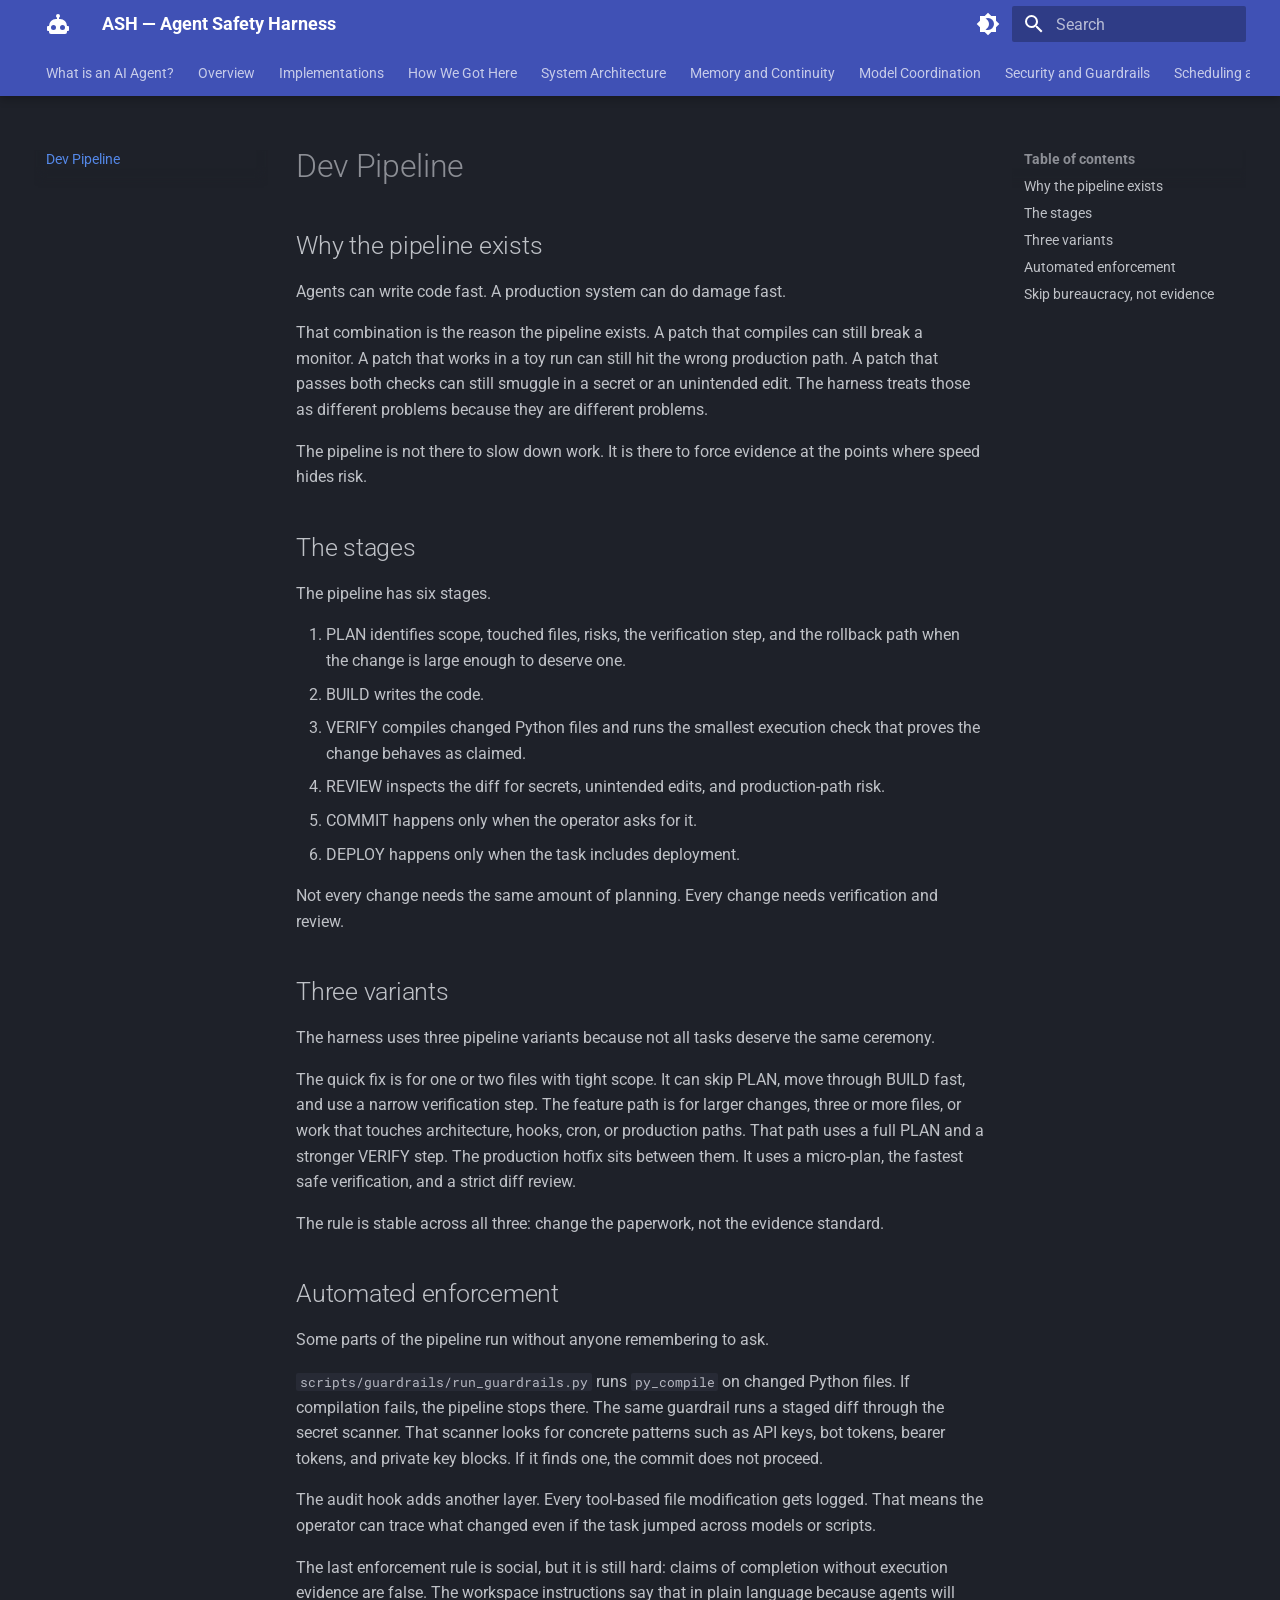
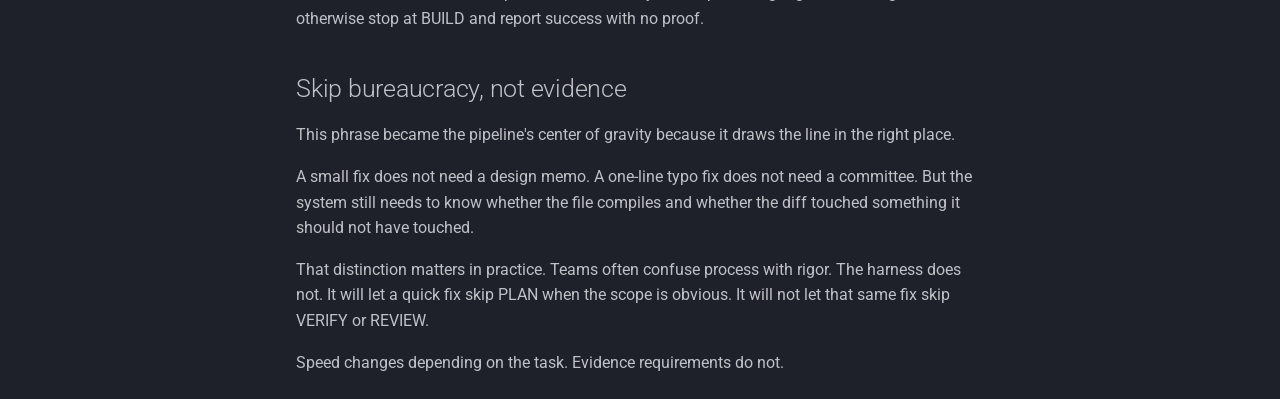
<file: dev-pipeline/index.html>
<!doctype html>
<html lang="en" class="no-js">
  <head>
    
      <meta charset="utf-8">
      <meta name="viewport" content="width=device-width,initial-scale=1">
      
        <meta name="description" content="How to build a production AI agent system with persistent memory, multi-model coordination, and safety guardrails">
      
      
        <meta name="author" content="Dana">
      
      
      
        <link rel="prev" href="../tool-integrations/">
      
      
        <link rel="next" href="../lessons-and-failure-modes/">
      
      
        
      
      
      <link rel="icon" href="../assets/favicon.svg">
      <meta name="generator" content="mkdocs-1.6.1, mkdocs-material-9.7.6">
    
    
      
        <title>Dev Pipeline - ASH — Agent Safety Harness</title>
      
    
    
      <link rel="stylesheet" href="../assets/stylesheets/main.484c7ddc.min.css">
      
        
        <link rel="stylesheet" href="../assets/stylesheets/palette.ab4e12ef.min.css">
      
      


    
    
      
    
    
      
        
        
        <link rel="preconnect" href="https://fonts.gstatic.com" crossorigin>
        <link rel="stylesheet" href="https://fonts.googleapis.com/css?family=Roboto:300,300i,400,400i,700,700i%7CRoboto+Mono:400,400i,700,700i&display=fallback">
        <style>:root{--md-text-font:"Roboto";--md-code-font:"Roboto Mono"}</style>
      
    
    
      <link rel="stylesheet" href="../stylesheets/extra.css">
    
    <script>__md_scope=new URL("..",location),__md_hash=e=>[...e].reduce(((e,_)=>(e<<5)-e+_.charCodeAt(0)),0),__md_get=(e,_=localStorage,t=__md_scope)=>JSON.parse(_.getItem(t.pathname+"."+e)),__md_set=(e,_,t=localStorage,a=__md_scope)=>{try{t.setItem(a.pathname+"."+e,JSON.stringify(_))}catch(e){}}</script>
    
      

    
    
  </head>
  
  
    
    
      
    
    
    
    
    <body dir="ltr" data-md-color-scheme="slate" data-md-color-primary="indigo" data-md-color-accent="cyan">
  
    
    <input class="md-toggle" data-md-toggle="drawer" type="checkbox" id="__drawer" autocomplete="off">
    <input class="md-toggle" data-md-toggle="search" type="checkbox" id="__search" autocomplete="off">
    <label class="md-overlay" for="__drawer"></label>
    <div data-md-component="skip">
      
        
        <a href="#dev-pipeline" class="md-skip">
          Skip to content
        </a>
      
    </div>
    <div data-md-component="announce">
      
    </div>
    
    
      

  

<header class="md-header md-header--shadow md-header--lifted" data-md-component="header">
  <nav class="md-header__inner md-grid" aria-label="Header">
    <a href=".." title="ASH — Agent Safety Harness" class="md-header__button md-logo" aria-label="ASH — Agent Safety Harness" data-md-component="logo">
      
  
  <svg xmlns="http://www.w3.org/2000/svg" viewBox="0 0 24 24"><path d="M12 2a2 2 0 0 1 2 2c0 .74-.4 1.39-1 1.73V7h1a7 7 0 0 1 7 7h1a1 1 0 0 1 1 1v3a1 1 0 0 1-1 1h-1v1a2 2 0 0 1-2 2H5a2 2 0 0 1-2-2v-1H2a1 1 0 0 1-1-1v-3a1 1 0 0 1 1-1h1a7 7 0 0 1 7-7h1V5.73c-.6-.34-1-.99-1-1.73a2 2 0 0 1 2-2M7.5 13A2.5 2.5 0 0 0 5 15.5 2.5 2.5 0 0 0 7.5 18a2.5 2.5 0 0 0 2.5-2.5A2.5 2.5 0 0 0 7.5 13m9 0a2.5 2.5 0 0 0-2.5 2.5 2.5 2.5 0 0 0 2.5 2.5 2.5 2.5 0 0 0 2.5-2.5 2.5 2.5 0 0 0-2.5-2.5"/></svg>

    </a>
    <label class="md-header__button md-icon" for="__drawer">
      
      <svg xmlns="http://www.w3.org/2000/svg" viewBox="0 0 24 24"><path d="M3 6h18v2H3zm0 5h18v2H3zm0 5h18v2H3z"/></svg>
    </label>
    <div class="md-header__title" data-md-component="header-title">
      <div class="md-header__ellipsis">
        <div class="md-header__topic">
          <span class="md-ellipsis">
            ASH — Agent Safety Harness
          </span>
        </div>
        <div class="md-header__topic" data-md-component="header-topic">
          <span class="md-ellipsis">
            
              Dev Pipeline
            
          </span>
        </div>
      </div>
    </div>
    
      
        <form class="md-header__option" data-md-component="palette">
  
    
    
    
    <input class="md-option" data-md-color-media="" data-md-color-scheme="slate" data-md-color-primary="indigo" data-md-color-accent="cyan"  aria-label="Switch to light mode"  type="radio" name="__palette" id="__palette_0">
    
      <label class="md-header__button md-icon" title="Switch to light mode" for="__palette_1" hidden>
        <svg xmlns="http://www.w3.org/2000/svg" viewBox="0 0 24 24"><path d="M12 18c-.89 0-1.74-.2-2.5-.55C11.56 16.5 13 14.42 13 12s-1.44-4.5-3.5-5.45C10.26 6.2 11.11 6 12 6a6 6 0 0 1 6 6 6 6 0 0 1-6 6m8-9.31V4h-4.69L12 .69 8.69 4H4v4.69L.69 12 4 15.31V20h4.69L12 23.31 15.31 20H20v-4.69L23.31 12z"/></svg>
      </label>
    
  
    
    
    
    <input class="md-option" data-md-color-media="" data-md-color-scheme="default" data-md-color-primary="indigo" data-md-color-accent="cyan"  aria-label="Switch to dark mode"  type="radio" name="__palette" id="__palette_1">
    
      <label class="md-header__button md-icon" title="Switch to dark mode" for="__palette_0" hidden>
        <svg xmlns="http://www.w3.org/2000/svg" viewBox="0 0 24 24"><path d="M12 8a4 4 0 0 0-4 4 4 4 0 0 0 4 4 4 4 0 0 0 4-4 4 4 0 0 0-4-4m0 10a6 6 0 0 1-6-6 6 6 0 0 1 6-6 6 6 0 0 1 6 6 6 6 0 0 1-6 6m8-9.31V4h-4.69L12 .69 8.69 4H4v4.69L.69 12 4 15.31V20h4.69L12 23.31 15.31 20H20v-4.69L23.31 12z"/></svg>
      </label>
    
  
</form>
      
    
    
      <script>var palette=__md_get("__palette");if(palette&&palette.color){if("(prefers-color-scheme)"===palette.color.media){var media=matchMedia("(prefers-color-scheme: light)"),input=document.querySelector(media.matches?"[data-md-color-media='(prefers-color-scheme: light)']":"[data-md-color-media='(prefers-color-scheme: dark)']");palette.color.media=input.getAttribute("data-md-color-media"),palette.color.scheme=input.getAttribute("data-md-color-scheme"),palette.color.primary=input.getAttribute("data-md-color-primary"),palette.color.accent=input.getAttribute("data-md-color-accent")}for(var[key,value]of Object.entries(palette.color))document.body.setAttribute("data-md-color-"+key,value)}</script>
    
    
    
      
      
        <label class="md-header__button md-icon" for="__search">
          
          <svg xmlns="http://www.w3.org/2000/svg" viewBox="0 0 24 24"><path d="M9.5 3A6.5 6.5 0 0 1 16 9.5c0 1.61-.59 3.09-1.56 4.23l.27.27h.79l5 5-1.5 1.5-5-5v-.79l-.27-.27A6.52 6.52 0 0 1 9.5 16 6.5 6.5 0 0 1 3 9.5 6.5 6.5 0 0 1 9.5 3m0 2C7 5 5 7 5 9.5S7 14 9.5 14 14 12 14 9.5 12 5 9.5 5"/></svg>
        </label>
        <div class="md-search" data-md-component="search" role="dialog">
  <label class="md-search__overlay" for="__search"></label>
  <div class="md-search__inner" role="search">
    <form class="md-search__form" name="search">
      <input type="text" class="md-search__input" name="query" aria-label="Search" placeholder="Search" autocapitalize="off" autocorrect="off" autocomplete="off" spellcheck="false" data-md-component="search-query" required>
      <label class="md-search__icon md-icon" for="__search">
        
        <svg xmlns="http://www.w3.org/2000/svg" viewBox="0 0 24 24"><path d="M9.5 3A6.5 6.5 0 0 1 16 9.5c0 1.61-.59 3.09-1.56 4.23l.27.27h.79l5 5-1.5 1.5-5-5v-.79l-.27-.27A6.52 6.52 0 0 1 9.5 16 6.5 6.5 0 0 1 3 9.5 6.5 6.5 0 0 1 9.5 3m0 2C7 5 5 7 5 9.5S7 14 9.5 14 14 12 14 9.5 12 5 9.5 5"/></svg>
        
        <svg xmlns="http://www.w3.org/2000/svg" viewBox="0 0 24 24"><path d="M20 11v2H8l5.5 5.5-1.42 1.42L4.16 12l7.92-7.92L13.5 5.5 8 11z"/></svg>
      </label>
      <nav class="md-search__options" aria-label="Search">
        
        <button type="reset" class="md-search__icon md-icon" title="Clear" aria-label="Clear" tabindex="-1">
          
          <svg xmlns="http://www.w3.org/2000/svg" viewBox="0 0 24 24"><path d="M19 6.41 17.59 5 12 10.59 6.41 5 5 6.41 10.59 12 5 17.59 6.41 19 12 13.41 17.59 19 19 17.59 13.41 12z"/></svg>
        </button>
      </nav>
      
        <div class="md-search__suggest" data-md-component="search-suggest"></div>
      
    </form>
    <div class="md-search__output">
      <div class="md-search__scrollwrap" tabindex="0" data-md-scrollfix>
        <div class="md-search-result" data-md-component="search-result">
          <div class="md-search-result__meta">
            Initializing search
          </div>
          <ol class="md-search-result__list" role="presentation"></ol>
        </div>
      </div>
    </div>
  </div>
</div>
      
    
    
  </nav>
  
    
      
<nav class="md-tabs" aria-label="Tabs" data-md-component="tabs">
  <div class="md-grid">
    <ul class="md-tabs__list">
      
        
  
  
  
  
    <li class="md-tabs__item">
      <a href="../what-is-an-agent/" class="md-tabs__link">
        
  
  
    
  
  What is an AI Agent?

      </a>
    </li>
  

      
        
  
  
  
  
    <li class="md-tabs__item">
      <a href=".." class="md-tabs__link">
        
  
  
    
  
  Overview

      </a>
    </li>
  

      
        
  
  
  
  
    <li class="md-tabs__item">
      <a href="../implementations/" class="md-tabs__link">
        
  
  
    
  
  Implementations

      </a>
    </li>
  

      
        
  
  
  
  
    <li class="md-tabs__item">
      <a href="../how-we-got-here/" class="md-tabs__link">
        
  
  
    
  
  How We Got Here

      </a>
    </li>
  

      
        
  
  
  
  
    <li class="md-tabs__item">
      <a href="../architecture/" class="md-tabs__link">
        
  
  
    
  
  System Architecture

      </a>
    </li>
  

      
        
  
  
  
  
    <li class="md-tabs__item">
      <a href="../memory-and-continuity/" class="md-tabs__link">
        
  
  
    
  
  Memory and Continuity

      </a>
    </li>
  

      
        
  
  
  
  
    <li class="md-tabs__item">
      <a href="../model-coordination/" class="md-tabs__link">
        
  
  
    
  
  Model Coordination

      </a>
    </li>
  

      
        
  
  
  
  
    <li class="md-tabs__item">
      <a href="../security-and-guardrails/" class="md-tabs__link">
        
  
  
    
  
  Security and Guardrails

      </a>
    </li>
  

      
        
  
  
  
  
    <li class="md-tabs__item">
      <a href="../scheduling-and-operations/" class="md-tabs__link">
        
  
  
    
  
  Scheduling and Operations

      </a>
    </li>
  

      
        
  
  
  
  
    <li class="md-tabs__item">
      <a href="../tool-integrations/" class="md-tabs__link">
        
  
  
    
  
  Tool Integrations

      </a>
    </li>
  

      
        
  
  
  
    
  
  
    <li class="md-tabs__item md-tabs__item--active">
      <a href="./" class="md-tabs__link">
        
  
  
    
  
  Dev Pipeline

      </a>
    </li>
  

      
        
  
  
  
  
    <li class="md-tabs__item">
      <a href="../lessons-and-failure-modes/" class="md-tabs__link">
        
  
  
    
  
  Lessons and Failure Modes

      </a>
    </li>
  

      
        
  
  
  
  
    <li class="md-tabs__item">
      <a href="../glossary/" class="md-tabs__link">
        
  
  
    
  
  Glossary

      </a>
    </li>
  

      
    </ul>
  </div>
</nav>
    
  
</header>
    
    <div class="md-container" data-md-component="container">
      
      
        
      
      <main class="md-main" data-md-component="main">
        <div class="md-main__inner md-grid">
          
            
              
              <div class="md-sidebar md-sidebar--primary" data-md-component="sidebar" data-md-type="navigation" >
                <div class="md-sidebar__scrollwrap">
                  <div class="md-sidebar__inner">
                    


  


<nav class="md-nav md-nav--primary md-nav--lifted" aria-label="Navigation" data-md-level="0">
  <label class="md-nav__title" for="__drawer">
    <a href=".." title="ASH — Agent Safety Harness" class="md-nav__button md-logo" aria-label="ASH — Agent Safety Harness" data-md-component="logo">
      
  
  <svg xmlns="http://www.w3.org/2000/svg" viewBox="0 0 24 24"><path d="M12 2a2 2 0 0 1 2 2c0 .74-.4 1.39-1 1.73V7h1a7 7 0 0 1 7 7h1a1 1 0 0 1 1 1v3a1 1 0 0 1-1 1h-1v1a2 2 0 0 1-2 2H5a2 2 0 0 1-2-2v-1H2a1 1 0 0 1-1-1v-3a1 1 0 0 1 1-1h1a7 7 0 0 1 7-7h1V5.73c-.6-.34-1-.99-1-1.73a2 2 0 0 1 2-2M7.5 13A2.5 2.5 0 0 0 5 15.5 2.5 2.5 0 0 0 7.5 18a2.5 2.5 0 0 0 2.5-2.5A2.5 2.5 0 0 0 7.5 13m9 0a2.5 2.5 0 0 0-2.5 2.5 2.5 2.5 0 0 0 2.5 2.5 2.5 2.5 0 0 0 2.5-2.5 2.5 2.5 0 0 0-2.5-2.5"/></svg>

    </a>
    ASH — Agent Safety Harness
  </label>
  
  <ul class="md-nav__list" data-md-scrollfix>
    
      
      
  
  
  
  
    <li class="md-nav__item">
      <a href="../what-is-an-agent/" class="md-nav__link">
        
  
  
  <span class="md-ellipsis">
    
  
    What is an AI Agent?
  

    
  </span>
  
  

      </a>
    </li>
  

    
      
      
  
  
  
  
    <li class="md-nav__item">
      <a href=".." class="md-nav__link">
        
  
  
  <span class="md-ellipsis">
    
  
    Overview
  

    
  </span>
  
  

      </a>
    </li>
  

    
      
      
  
  
  
  
    <li class="md-nav__item">
      <a href="../implementations/" class="md-nav__link">
        
  
  
  <span class="md-ellipsis">
    
  
    Implementations
  

    
  </span>
  
  

      </a>
    </li>
  

    
      
      
  
  
  
  
    <li class="md-nav__item">
      <a href="../how-we-got-here/" class="md-nav__link">
        
  
  
  <span class="md-ellipsis">
    
  
    How We Got Here
  

    
  </span>
  
  

      </a>
    </li>
  

    
      
      
  
  
  
  
    <li class="md-nav__item">
      <a href="../architecture/" class="md-nav__link">
        
  
  
  <span class="md-ellipsis">
    
  
    System Architecture
  

    
  </span>
  
  

      </a>
    </li>
  

    
      
      
  
  
  
  
    <li class="md-nav__item">
      <a href="../memory-and-continuity/" class="md-nav__link">
        
  
  
  <span class="md-ellipsis">
    
  
    Memory and Continuity
  

    
  </span>
  
  

      </a>
    </li>
  

    
      
      
  
  
  
  
    <li class="md-nav__item">
      <a href="../model-coordination/" class="md-nav__link">
        
  
  
  <span class="md-ellipsis">
    
  
    Model Coordination
  

    
  </span>
  
  

      </a>
    </li>
  

    
      
      
  
  
  
  
    <li class="md-nav__item">
      <a href="../security-and-guardrails/" class="md-nav__link">
        
  
  
  <span class="md-ellipsis">
    
  
    Security and Guardrails
  

    
  </span>
  
  

      </a>
    </li>
  

    
      
      
  
  
  
  
    <li class="md-nav__item">
      <a href="../scheduling-and-operations/" class="md-nav__link">
        
  
  
  <span class="md-ellipsis">
    
  
    Scheduling and Operations
  

    
  </span>
  
  

      </a>
    </li>
  

    
      
      
  
  
  
  
    <li class="md-nav__item">
      <a href="../tool-integrations/" class="md-nav__link">
        
  
  
  <span class="md-ellipsis">
    
  
    Tool Integrations
  

    
  </span>
  
  

      </a>
    </li>
  

    
      
      
  
  
    
  
  
  
    <li class="md-nav__item md-nav__item--active">
      
      <input class="md-nav__toggle md-toggle" type="checkbox" id="__toc">
      
      
        
      
      
        <label class="md-nav__link md-nav__link--active" for="__toc">
          
  
  
  <span class="md-ellipsis">
    
  
    Dev Pipeline
  

    
  </span>
  
  

          <span class="md-nav__icon md-icon"></span>
        </label>
      
      <a href="./" class="md-nav__link md-nav__link--active">
        
  
  
  <span class="md-ellipsis">
    
  
    Dev Pipeline
  

    
  </span>
  
  

      </a>
      
        

<nav class="md-nav md-nav--secondary" aria-label="Table of contents">
  
  
  
    
  
  
    <label class="md-nav__title" for="__toc">
      <span class="md-nav__icon md-icon"></span>
      Table of contents
    </label>
    <ul class="md-nav__list" data-md-component="toc" data-md-scrollfix>
      
        <li class="md-nav__item">
  <a href="#why-the-pipeline-exists" class="md-nav__link">
    <span class="md-ellipsis">
      
        Why the pipeline exists
      
    </span>
  </a>
  
</li>
      
        <li class="md-nav__item">
  <a href="#the-stages" class="md-nav__link">
    <span class="md-ellipsis">
      
        The stages
      
    </span>
  </a>
  
</li>
      
        <li class="md-nav__item">
  <a href="#three-variants" class="md-nav__link">
    <span class="md-ellipsis">
      
        Three variants
      
    </span>
  </a>
  
</li>
      
        <li class="md-nav__item">
  <a href="#automated-enforcement" class="md-nav__link">
    <span class="md-ellipsis">
      
        Automated enforcement
      
    </span>
  </a>
  
</li>
      
        <li class="md-nav__item">
  <a href="#skip-bureaucracy-not-evidence" class="md-nav__link">
    <span class="md-ellipsis">
      
        Skip bureaucracy, not evidence
      
    </span>
  </a>
  
</li>
      
    </ul>
  
</nav>
      
    </li>
  

    
      
      
  
  
  
  
    <li class="md-nav__item">
      <a href="../lessons-and-failure-modes/" class="md-nav__link">
        
  
  
  <span class="md-ellipsis">
    
  
    Lessons and Failure Modes
  

    
  </span>
  
  

      </a>
    </li>
  

    
      
      
  
  
  
  
    <li class="md-nav__item">
      <a href="../glossary/" class="md-nav__link">
        
  
  
  <span class="md-ellipsis">
    
  
    Glossary
  

    
  </span>
  
  

      </a>
    </li>
  

    
  </ul>
</nav>
                  </div>
                </div>
              </div>
            
            
              
              <div class="md-sidebar md-sidebar--secondary" data-md-component="sidebar" data-md-type="toc" >
                <div class="md-sidebar__scrollwrap">
                  <div class="md-sidebar__inner">
                    

<nav class="md-nav md-nav--secondary" aria-label="Table of contents">
  
  
  
    
  
  
    <label class="md-nav__title" for="__toc">
      <span class="md-nav__icon md-icon"></span>
      Table of contents
    </label>
    <ul class="md-nav__list" data-md-component="toc" data-md-scrollfix>
      
        <li class="md-nav__item">
  <a href="#why-the-pipeline-exists" class="md-nav__link">
    <span class="md-ellipsis">
      
        Why the pipeline exists
      
    </span>
  </a>
  
</li>
      
        <li class="md-nav__item">
  <a href="#the-stages" class="md-nav__link">
    <span class="md-ellipsis">
      
        The stages
      
    </span>
  </a>
  
</li>
      
        <li class="md-nav__item">
  <a href="#three-variants" class="md-nav__link">
    <span class="md-ellipsis">
      
        Three variants
      
    </span>
  </a>
  
</li>
      
        <li class="md-nav__item">
  <a href="#automated-enforcement" class="md-nav__link">
    <span class="md-ellipsis">
      
        Automated enforcement
      
    </span>
  </a>
  
</li>
      
        <li class="md-nav__item">
  <a href="#skip-bureaucracy-not-evidence" class="md-nav__link">
    <span class="md-ellipsis">
      
        Skip bureaucracy, not evidence
      
    </span>
  </a>
  
</li>
      
    </ul>
  
</nav>
                  </div>
                </div>
              </div>
            
          
          
            <div class="md-content" data-md-component="content">
              
              <article class="md-content__inner md-typeset">
                
                  



<h1 id="dev-pipeline">Dev Pipeline<a class="headerlink" href="#dev-pipeline" title="Permanent link">&para;</a></h1>
<h2 id="why-the-pipeline-exists">Why the pipeline exists<a class="headerlink" href="#why-the-pipeline-exists" title="Permanent link">&para;</a></h2>
<p>Agents can write code fast. A production system can do damage fast.</p>
<p>That combination is the reason the pipeline exists. A patch that compiles can still break a monitor. A patch that works in a toy run can still hit the wrong production path. A patch that passes both checks can still smuggle in a secret or an unintended edit. The harness treats those as different problems because they are different problems.</p>
<p>The pipeline is not there to slow down work. It is there to force evidence at the points where speed hides risk.</p>
<h2 id="the-stages">The stages<a class="headerlink" href="#the-stages" title="Permanent link">&para;</a></h2>
<p>The pipeline has six stages.</p>
<ol>
<li>PLAN identifies scope, touched files, risks, the verification step, and the rollback path when the change is large enough to deserve one.</li>
<li>BUILD writes the code.</li>
<li>VERIFY compiles changed Python files and runs the smallest execution check that proves the change behaves as claimed.</li>
<li>REVIEW inspects the diff for secrets, unintended edits, and production-path risk.</li>
<li>COMMIT happens only when the operator asks for it.</li>
<li>DEPLOY happens only when the task includes deployment.</li>
</ol>
<p>Not every change needs the same amount of planning. Every change needs verification and review.</p>
<h2 id="three-variants">Three variants<a class="headerlink" href="#three-variants" title="Permanent link">&para;</a></h2>
<p>The harness uses three pipeline variants because not all tasks deserve the same ceremony.</p>
<p>The quick fix is for one or two files with tight scope. It can skip PLAN, move through BUILD fast, and use a narrow verification step. The feature path is for larger changes, three or more files, or work that touches architecture, hooks, cron, or production paths. That path uses a full PLAN and a stronger VERIFY step. The production hotfix sits between them. It uses a micro-plan, the fastest safe verification, and a strict diff review.</p>
<p>The rule is stable across all three: change the paperwork, not the evidence standard.</p>
<h2 id="automated-enforcement">Automated enforcement<a class="headerlink" href="#automated-enforcement" title="Permanent link">&para;</a></h2>
<p>Some parts of the pipeline run without anyone remembering to ask.</p>
<p><code>scripts/guardrails/run_guardrails.py</code> runs <code>py_compile</code> on changed Python files. If compilation fails, the pipeline stops there. The same guardrail runs a staged diff through the secret scanner. That scanner looks for concrete patterns such as API keys, bot tokens, bearer tokens, and private key blocks. If it finds one, the commit does not proceed.</p>
<p>The audit hook adds another layer. Every tool-based file modification gets logged. That means the operator can trace what changed even if the task jumped across models or scripts.</p>
<p>The last enforcement rule is social, but it is still hard: claims of completion without execution evidence are false. The workspace instructions say that in plain language because agents will otherwise stop at BUILD and report success with no proof.</p>
<h2 id="skip-bureaucracy-not-evidence">Skip bureaucracy, not evidence<a class="headerlink" href="#skip-bureaucracy-not-evidence" title="Permanent link">&para;</a></h2>
<p>This phrase became the pipeline's center of gravity because it draws the line in the right place.</p>
<p>A small fix does not need a design memo. A one-line typo fix does not need a committee. But the system still needs to know whether the file compiles and whether the diff touched something it should not have touched.</p>
<p>That distinction matters in practice. Teams often confuse process with rigor. The harness does not. It will let a quick fix skip PLAN when the scope is obvious. It will not let that same fix skip VERIFY or REVIEW.</p>
<p>Speed changes depending on the task. Evidence requirements do not.</p>












                
              </article>
            </div>
          
          
  <script>var tabs=__md_get("__tabs");if(Array.isArray(tabs))e:for(var set of document.querySelectorAll(".tabbed-set")){var labels=set.querySelector(".tabbed-labels");for(var tab of tabs)for(var label of labels.getElementsByTagName("label"))if(label.innerText.trim()===tab){var input=document.getElementById(label.htmlFor);input.checked=!0;continue e}}</script>

<script>var target=document.getElementById(location.hash.slice(1));target&&target.name&&(target.checked=target.name.startsWith("__tabbed_"))</script>
        </div>
        
          <button type="button" class="md-top md-icon" data-md-component="top" hidden>
  
  <svg xmlns="http://www.w3.org/2000/svg" viewBox="0 0 24 24"><path d="M13 20h-2V8l-5.5 5.5-1.42-1.42L12 4.16l7.92 7.92-1.42 1.42L13 8z"/></svg>
  Back to top
</button>
        
      </main>
      
        <footer class="md-footer">
  
  <div class="md-footer-meta md-typeset">
    <div class="md-footer-meta__inner md-grid">
      <div class="md-copyright">
  
  
    Made with
    <a href="https://squidfunk.github.io/mkdocs-material/" target="_blank" rel="noopener">
      Material for MkDocs
    </a>
  
</div>
      
    </div>
  </div>
</footer>
      
    </div>
    <div class="md-dialog" data-md-component="dialog">
      <div class="md-dialog__inner md-typeset"></div>
    </div>
    
    
    
      
      
      <script id="__config" type="application/json">{"annotate": null, "base": "..", "features": ["navigation.instant", "navigation.tabs", "navigation.tabs.sticky", "navigation.sections", "navigation.top", "search.highlight", "search.suggest", "content.code.copy", "content.tabs.link", "toc.follow"], "search": "../assets/javascripts/workers/search.2c215733.min.js", "tags": null, "translations": {"clipboard.copied": "Copied to clipboard", "clipboard.copy": "Copy to clipboard", "search.result.more.one": "1 more on this page", "search.result.more.other": "# more on this page", "search.result.none": "No matching documents", "search.result.one": "1 matching document", "search.result.other": "# matching documents", "search.result.placeholder": "Type to start searching", "search.result.term.missing": "Missing", "select.version": "Select version"}, "version": null}</script>
    
    
      <script src="../assets/javascripts/bundle.79ae519e.min.js"></script>
      
    
  </body>
</html>
</file>
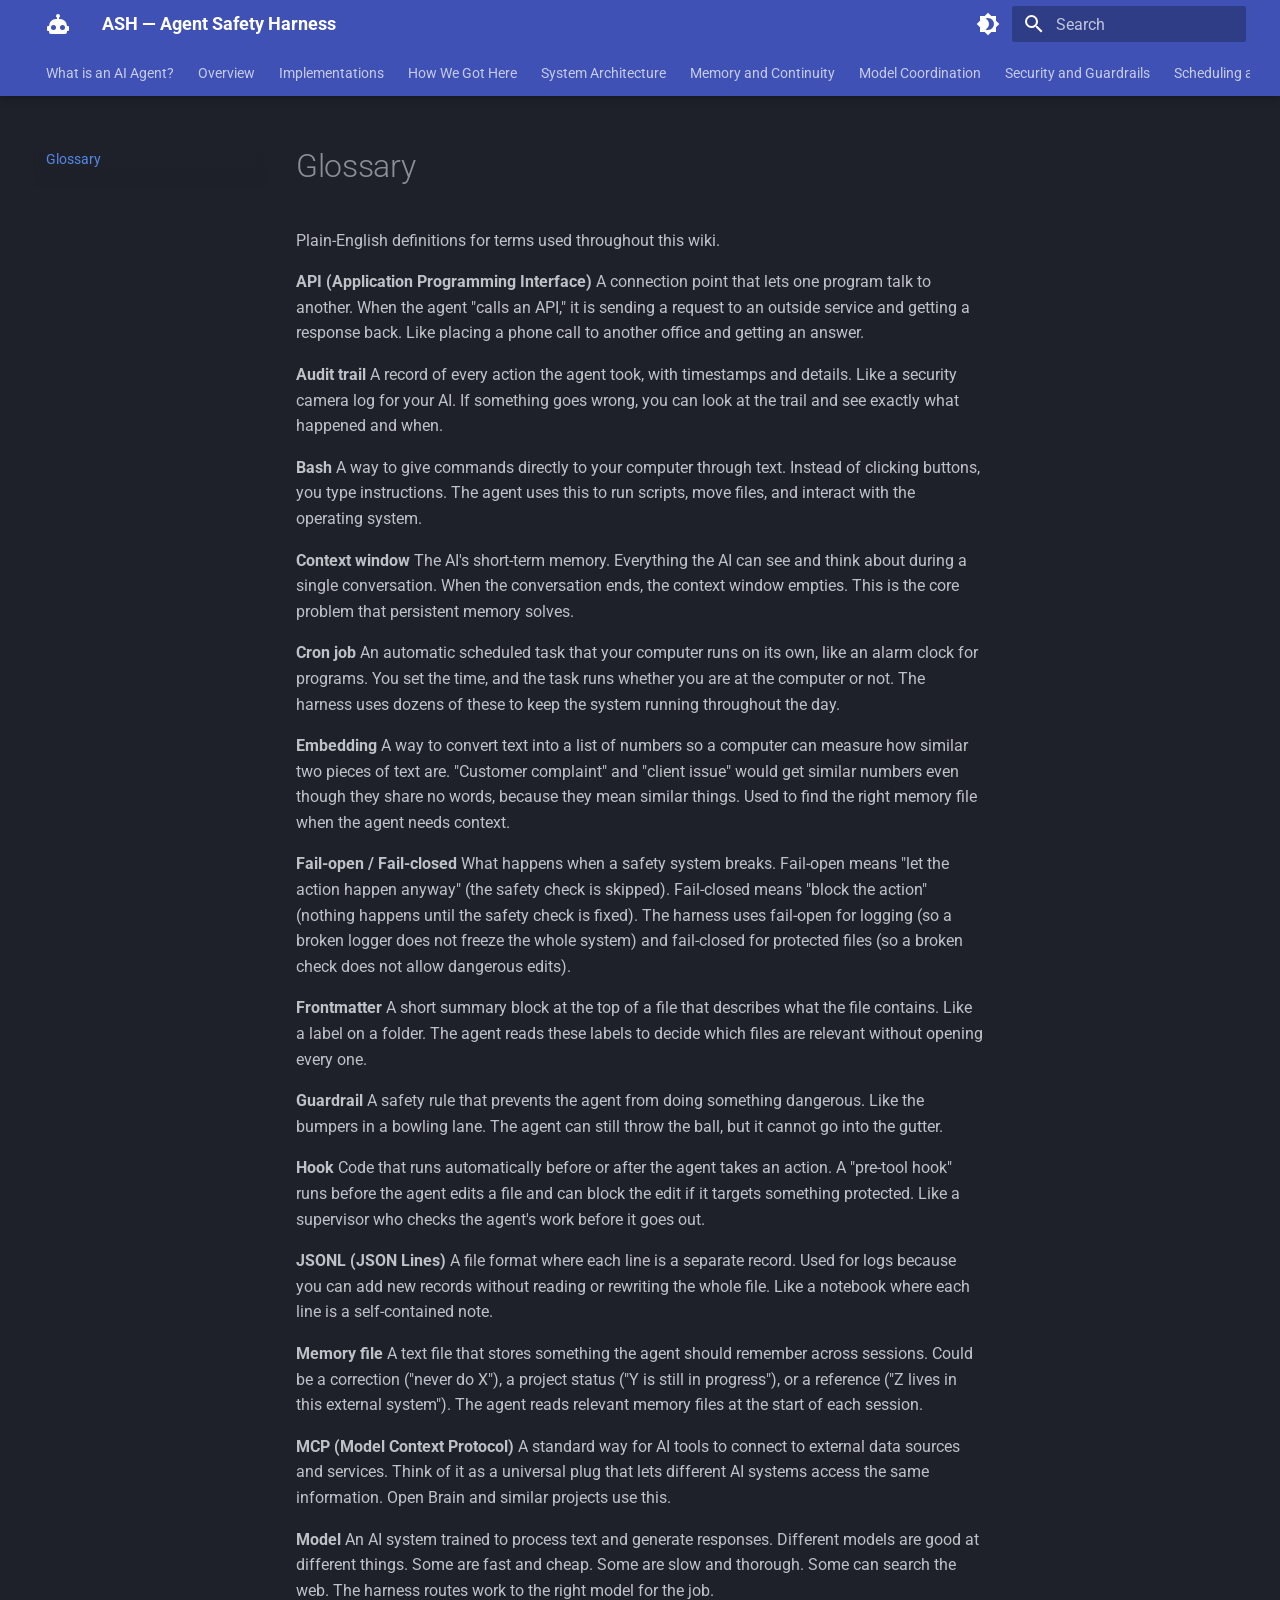
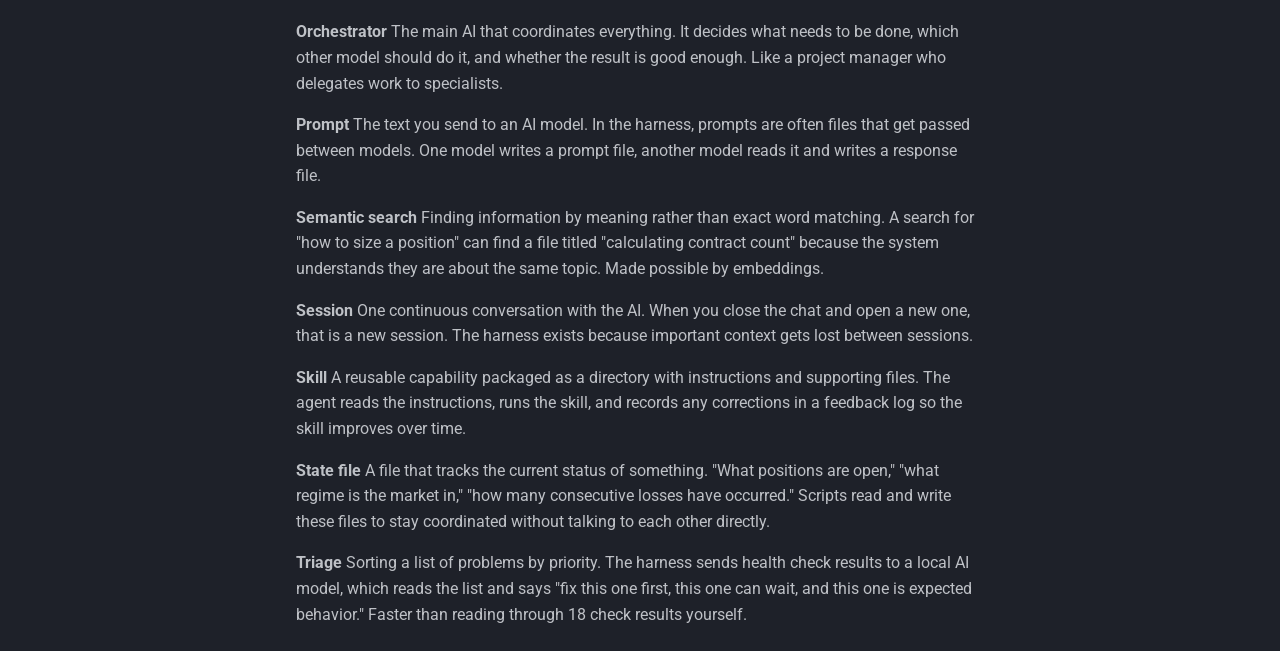
<file: glossary/index.html>
<!doctype html>
<html lang="en" class="no-js">
  <head>
    
      <meta charset="utf-8">
      <meta name="viewport" content="width=device-width,initial-scale=1">
      
        <meta name="description" content="How to build a production AI agent system with persistent memory, multi-model coordination, and safety guardrails">
      
      
        <meta name="author" content="Dana">
      
      
      
        <link rel="prev" href="../lessons-and-failure-modes/">
      
      
      
        
      
      
      <link rel="icon" href="../assets/favicon.svg">
      <meta name="generator" content="mkdocs-1.6.1, mkdocs-material-9.7.6">
    
    
      
        <title>Glossary - ASH — Agent Safety Harness</title>
      
    
    
      <link rel="stylesheet" href="../assets/stylesheets/main.484c7ddc.min.css">
      
        
        <link rel="stylesheet" href="../assets/stylesheets/palette.ab4e12ef.min.css">
      
      


    
    
      
    
    
      
        
        
        <link rel="preconnect" href="https://fonts.gstatic.com" crossorigin>
        <link rel="stylesheet" href="https://fonts.googleapis.com/css?family=Roboto:300,300i,400,400i,700,700i%7CRoboto+Mono:400,400i,700,700i&display=fallback">
        <style>:root{--md-text-font:"Roboto";--md-code-font:"Roboto Mono"}</style>
      
    
    
      <link rel="stylesheet" href="../stylesheets/extra.css">
    
    <script>__md_scope=new URL("..",location),__md_hash=e=>[...e].reduce(((e,_)=>(e<<5)-e+_.charCodeAt(0)),0),__md_get=(e,_=localStorage,t=__md_scope)=>JSON.parse(_.getItem(t.pathname+"."+e)),__md_set=(e,_,t=localStorage,a=__md_scope)=>{try{t.setItem(a.pathname+"."+e,JSON.stringify(_))}catch(e){}}</script>
    
      

    
    
  </head>
  
  
    
    
      
    
    
    
    
    <body dir="ltr" data-md-color-scheme="slate" data-md-color-primary="indigo" data-md-color-accent="cyan">
  
    
    <input class="md-toggle" data-md-toggle="drawer" type="checkbox" id="__drawer" autocomplete="off">
    <input class="md-toggle" data-md-toggle="search" type="checkbox" id="__search" autocomplete="off">
    <label class="md-overlay" for="__drawer"></label>
    <div data-md-component="skip">
      
        
        <a href="#glossary" class="md-skip">
          Skip to content
        </a>
      
    </div>
    <div data-md-component="announce">
      
    </div>
    
    
      

  

<header class="md-header md-header--shadow md-header--lifted" data-md-component="header">
  <nav class="md-header__inner md-grid" aria-label="Header">
    <a href=".." title="ASH — Agent Safety Harness" class="md-header__button md-logo" aria-label="ASH — Agent Safety Harness" data-md-component="logo">
      
  
  <svg xmlns="http://www.w3.org/2000/svg" viewBox="0 0 24 24"><path d="M12 2a2 2 0 0 1 2 2c0 .74-.4 1.39-1 1.73V7h1a7 7 0 0 1 7 7h1a1 1 0 0 1 1 1v3a1 1 0 0 1-1 1h-1v1a2 2 0 0 1-2 2H5a2 2 0 0 1-2-2v-1H2a1 1 0 0 1-1-1v-3a1 1 0 0 1 1-1h1a7 7 0 0 1 7-7h1V5.73c-.6-.34-1-.99-1-1.73a2 2 0 0 1 2-2M7.5 13A2.5 2.5 0 0 0 5 15.5 2.5 2.5 0 0 0 7.5 18a2.5 2.5 0 0 0 2.5-2.5A2.5 2.5 0 0 0 7.5 13m9 0a2.5 2.5 0 0 0-2.5 2.5 2.5 2.5 0 0 0 2.5 2.5 2.5 2.5 0 0 0 2.5-2.5 2.5 2.5 0 0 0-2.5-2.5"/></svg>

    </a>
    <label class="md-header__button md-icon" for="__drawer">
      
      <svg xmlns="http://www.w3.org/2000/svg" viewBox="0 0 24 24"><path d="M3 6h18v2H3zm0 5h18v2H3zm0 5h18v2H3z"/></svg>
    </label>
    <div class="md-header__title" data-md-component="header-title">
      <div class="md-header__ellipsis">
        <div class="md-header__topic">
          <span class="md-ellipsis">
            ASH — Agent Safety Harness
          </span>
        </div>
        <div class="md-header__topic" data-md-component="header-topic">
          <span class="md-ellipsis">
            
              Glossary
            
          </span>
        </div>
      </div>
    </div>
    
      
        <form class="md-header__option" data-md-component="palette">
  
    
    
    
    <input class="md-option" data-md-color-media="" data-md-color-scheme="slate" data-md-color-primary="indigo" data-md-color-accent="cyan"  aria-label="Switch to light mode"  type="radio" name="__palette" id="__palette_0">
    
      <label class="md-header__button md-icon" title="Switch to light mode" for="__palette_1" hidden>
        <svg xmlns="http://www.w3.org/2000/svg" viewBox="0 0 24 24"><path d="M12 18c-.89 0-1.74-.2-2.5-.55C11.56 16.5 13 14.42 13 12s-1.44-4.5-3.5-5.45C10.26 6.2 11.11 6 12 6a6 6 0 0 1 6 6 6 6 0 0 1-6 6m8-9.31V4h-4.69L12 .69 8.69 4H4v4.69L.69 12 4 15.31V20h4.69L12 23.31 15.31 20H20v-4.69L23.31 12z"/></svg>
      </label>
    
  
    
    
    
    <input class="md-option" data-md-color-media="" data-md-color-scheme="default" data-md-color-primary="indigo" data-md-color-accent="cyan"  aria-label="Switch to dark mode"  type="radio" name="__palette" id="__palette_1">
    
      <label class="md-header__button md-icon" title="Switch to dark mode" for="__palette_0" hidden>
        <svg xmlns="http://www.w3.org/2000/svg" viewBox="0 0 24 24"><path d="M12 8a4 4 0 0 0-4 4 4 4 0 0 0 4 4 4 4 0 0 0 4-4 4 4 0 0 0-4-4m0 10a6 6 0 0 1-6-6 6 6 0 0 1 6-6 6 6 0 0 1 6 6 6 6 0 0 1-6 6m8-9.31V4h-4.69L12 .69 8.69 4H4v4.69L.69 12 4 15.31V20h4.69L12 23.31 15.31 20H20v-4.69L23.31 12z"/></svg>
      </label>
    
  
</form>
      
    
    
      <script>var palette=__md_get("__palette");if(palette&&palette.color){if("(prefers-color-scheme)"===palette.color.media){var media=matchMedia("(prefers-color-scheme: light)"),input=document.querySelector(media.matches?"[data-md-color-media='(prefers-color-scheme: light)']":"[data-md-color-media='(prefers-color-scheme: dark)']");palette.color.media=input.getAttribute("data-md-color-media"),palette.color.scheme=input.getAttribute("data-md-color-scheme"),palette.color.primary=input.getAttribute("data-md-color-primary"),palette.color.accent=input.getAttribute("data-md-color-accent")}for(var[key,value]of Object.entries(palette.color))document.body.setAttribute("data-md-color-"+key,value)}</script>
    
    
    
      
      
        <label class="md-header__button md-icon" for="__search">
          
          <svg xmlns="http://www.w3.org/2000/svg" viewBox="0 0 24 24"><path d="M9.5 3A6.5 6.5 0 0 1 16 9.5c0 1.61-.59 3.09-1.56 4.23l.27.27h.79l5 5-1.5 1.5-5-5v-.79l-.27-.27A6.52 6.52 0 0 1 9.5 16 6.5 6.5 0 0 1 3 9.5 6.5 6.5 0 0 1 9.5 3m0 2C7 5 5 7 5 9.5S7 14 9.5 14 14 12 14 9.5 12 5 9.5 5"/></svg>
        </label>
        <div class="md-search" data-md-component="search" role="dialog">
  <label class="md-search__overlay" for="__search"></label>
  <div class="md-search__inner" role="search">
    <form class="md-search__form" name="search">
      <input type="text" class="md-search__input" name="query" aria-label="Search" placeholder="Search" autocapitalize="off" autocorrect="off" autocomplete="off" spellcheck="false" data-md-component="search-query" required>
      <label class="md-search__icon md-icon" for="__search">
        
        <svg xmlns="http://www.w3.org/2000/svg" viewBox="0 0 24 24"><path d="M9.5 3A6.5 6.5 0 0 1 16 9.5c0 1.61-.59 3.09-1.56 4.23l.27.27h.79l5 5-1.5 1.5-5-5v-.79l-.27-.27A6.52 6.52 0 0 1 9.5 16 6.5 6.5 0 0 1 3 9.5 6.5 6.5 0 0 1 9.5 3m0 2C7 5 5 7 5 9.5S7 14 9.5 14 14 12 14 9.5 12 5 9.5 5"/></svg>
        
        <svg xmlns="http://www.w3.org/2000/svg" viewBox="0 0 24 24"><path d="M20 11v2H8l5.5 5.5-1.42 1.42L4.16 12l7.92-7.92L13.5 5.5 8 11z"/></svg>
      </label>
      <nav class="md-search__options" aria-label="Search">
        
        <button type="reset" class="md-search__icon md-icon" title="Clear" aria-label="Clear" tabindex="-1">
          
          <svg xmlns="http://www.w3.org/2000/svg" viewBox="0 0 24 24"><path d="M19 6.41 17.59 5 12 10.59 6.41 5 5 6.41 10.59 12 5 17.59 6.41 19 12 13.41 17.59 19 19 17.59 13.41 12z"/></svg>
        </button>
      </nav>
      
        <div class="md-search__suggest" data-md-component="search-suggest"></div>
      
    </form>
    <div class="md-search__output">
      <div class="md-search__scrollwrap" tabindex="0" data-md-scrollfix>
        <div class="md-search-result" data-md-component="search-result">
          <div class="md-search-result__meta">
            Initializing search
          </div>
          <ol class="md-search-result__list" role="presentation"></ol>
        </div>
      </div>
    </div>
  </div>
</div>
      
    
    
  </nav>
  
    
      
<nav class="md-tabs" aria-label="Tabs" data-md-component="tabs">
  <div class="md-grid">
    <ul class="md-tabs__list">
      
        
  
  
  
  
    <li class="md-tabs__item">
      <a href="../what-is-an-agent/" class="md-tabs__link">
        
  
  
    
  
  What is an AI Agent?

      </a>
    </li>
  

      
        
  
  
  
  
    <li class="md-tabs__item">
      <a href=".." class="md-tabs__link">
        
  
  
    
  
  Overview

      </a>
    </li>
  

      
        
  
  
  
  
    <li class="md-tabs__item">
      <a href="../implementations/" class="md-tabs__link">
        
  
  
    
  
  Implementations

      </a>
    </li>
  

      
        
  
  
  
  
    <li class="md-tabs__item">
      <a href="../how-we-got-here/" class="md-tabs__link">
        
  
  
    
  
  How We Got Here

      </a>
    </li>
  

      
        
  
  
  
  
    <li class="md-tabs__item">
      <a href="../architecture/" class="md-tabs__link">
        
  
  
    
  
  System Architecture

      </a>
    </li>
  

      
        
  
  
  
  
    <li class="md-tabs__item">
      <a href="../memory-and-continuity/" class="md-tabs__link">
        
  
  
    
  
  Memory and Continuity

      </a>
    </li>
  

      
        
  
  
  
  
    <li class="md-tabs__item">
      <a href="../model-coordination/" class="md-tabs__link">
        
  
  
    
  
  Model Coordination

      </a>
    </li>
  

      
        
  
  
  
  
    <li class="md-tabs__item">
      <a href="../security-and-guardrails/" class="md-tabs__link">
        
  
  
    
  
  Security and Guardrails

      </a>
    </li>
  

      
        
  
  
  
  
    <li class="md-tabs__item">
      <a href="../scheduling-and-operations/" class="md-tabs__link">
        
  
  
    
  
  Scheduling and Operations

      </a>
    </li>
  

      
        
  
  
  
  
    <li class="md-tabs__item">
      <a href="../tool-integrations/" class="md-tabs__link">
        
  
  
    
  
  Tool Integrations

      </a>
    </li>
  

      
        
  
  
  
  
    <li class="md-tabs__item">
      <a href="../dev-pipeline/" class="md-tabs__link">
        
  
  
    
  
  Dev Pipeline

      </a>
    </li>
  

      
        
  
  
  
  
    <li class="md-tabs__item">
      <a href="../lessons-and-failure-modes/" class="md-tabs__link">
        
  
  
    
  
  Lessons and Failure Modes

      </a>
    </li>
  

      
        
  
  
  
    
  
  
    <li class="md-tabs__item md-tabs__item--active">
      <a href="./" class="md-tabs__link">
        
  
  
    
  
  Glossary

      </a>
    </li>
  

      
    </ul>
  </div>
</nav>
    
  
</header>
    
    <div class="md-container" data-md-component="container">
      
      
        
      
      <main class="md-main" data-md-component="main">
        <div class="md-main__inner md-grid">
          
            
              
              <div class="md-sidebar md-sidebar--primary" data-md-component="sidebar" data-md-type="navigation" >
                <div class="md-sidebar__scrollwrap">
                  <div class="md-sidebar__inner">
                    


  


<nav class="md-nav md-nav--primary md-nav--lifted" aria-label="Navigation" data-md-level="0">
  <label class="md-nav__title" for="__drawer">
    <a href=".." title="ASH — Agent Safety Harness" class="md-nav__button md-logo" aria-label="ASH — Agent Safety Harness" data-md-component="logo">
      
  
  <svg xmlns="http://www.w3.org/2000/svg" viewBox="0 0 24 24"><path d="M12 2a2 2 0 0 1 2 2c0 .74-.4 1.39-1 1.73V7h1a7 7 0 0 1 7 7h1a1 1 0 0 1 1 1v3a1 1 0 0 1-1 1h-1v1a2 2 0 0 1-2 2H5a2 2 0 0 1-2-2v-1H2a1 1 0 0 1-1-1v-3a1 1 0 0 1 1-1h1a7 7 0 0 1 7-7h1V5.73c-.6-.34-1-.99-1-1.73a2 2 0 0 1 2-2M7.5 13A2.5 2.5 0 0 0 5 15.5 2.5 2.5 0 0 0 7.5 18a2.5 2.5 0 0 0 2.5-2.5A2.5 2.5 0 0 0 7.5 13m9 0a2.5 2.5 0 0 0-2.5 2.5 2.5 2.5 0 0 0 2.5 2.5 2.5 2.5 0 0 0 2.5-2.5 2.5 2.5 0 0 0-2.5-2.5"/></svg>

    </a>
    ASH — Agent Safety Harness
  </label>
  
  <ul class="md-nav__list" data-md-scrollfix>
    
      
      
  
  
  
  
    <li class="md-nav__item">
      <a href="../what-is-an-agent/" class="md-nav__link">
        
  
  
  <span class="md-ellipsis">
    
  
    What is an AI Agent?
  

    
  </span>
  
  

      </a>
    </li>
  

    
      
      
  
  
  
  
    <li class="md-nav__item">
      <a href=".." class="md-nav__link">
        
  
  
  <span class="md-ellipsis">
    
  
    Overview
  

    
  </span>
  
  

      </a>
    </li>
  

    
      
      
  
  
  
  
    <li class="md-nav__item">
      <a href="../implementations/" class="md-nav__link">
        
  
  
  <span class="md-ellipsis">
    
  
    Implementations
  

    
  </span>
  
  

      </a>
    </li>
  

    
      
      
  
  
  
  
    <li class="md-nav__item">
      <a href="../how-we-got-here/" class="md-nav__link">
        
  
  
  <span class="md-ellipsis">
    
  
    How We Got Here
  

    
  </span>
  
  

      </a>
    </li>
  

    
      
      
  
  
  
  
    <li class="md-nav__item">
      <a href="../architecture/" class="md-nav__link">
        
  
  
  <span class="md-ellipsis">
    
  
    System Architecture
  

    
  </span>
  
  

      </a>
    </li>
  

    
      
      
  
  
  
  
    <li class="md-nav__item">
      <a href="../memory-and-continuity/" class="md-nav__link">
        
  
  
  <span class="md-ellipsis">
    
  
    Memory and Continuity
  

    
  </span>
  
  

      </a>
    </li>
  

    
      
      
  
  
  
  
    <li class="md-nav__item">
      <a href="../model-coordination/" class="md-nav__link">
        
  
  
  <span class="md-ellipsis">
    
  
    Model Coordination
  

    
  </span>
  
  

      </a>
    </li>
  

    
      
      
  
  
  
  
    <li class="md-nav__item">
      <a href="../security-and-guardrails/" class="md-nav__link">
        
  
  
  <span class="md-ellipsis">
    
  
    Security and Guardrails
  

    
  </span>
  
  

      </a>
    </li>
  

    
      
      
  
  
  
  
    <li class="md-nav__item">
      <a href="../scheduling-and-operations/" class="md-nav__link">
        
  
  
  <span class="md-ellipsis">
    
  
    Scheduling and Operations
  

    
  </span>
  
  

      </a>
    </li>
  

    
      
      
  
  
  
  
    <li class="md-nav__item">
      <a href="../tool-integrations/" class="md-nav__link">
        
  
  
  <span class="md-ellipsis">
    
  
    Tool Integrations
  

    
  </span>
  
  

      </a>
    </li>
  

    
      
      
  
  
  
  
    <li class="md-nav__item">
      <a href="../dev-pipeline/" class="md-nav__link">
        
  
  
  <span class="md-ellipsis">
    
  
    Dev Pipeline
  

    
  </span>
  
  

      </a>
    </li>
  

    
      
      
  
  
  
  
    <li class="md-nav__item">
      <a href="../lessons-and-failure-modes/" class="md-nav__link">
        
  
  
  <span class="md-ellipsis">
    
  
    Lessons and Failure Modes
  

    
  </span>
  
  

      </a>
    </li>
  

    
      
      
  
  
    
  
  
  
    <li class="md-nav__item md-nav__item--active">
      
      <input class="md-nav__toggle md-toggle" type="checkbox" id="__toc">
      
      
        
      
      
      <a href="./" class="md-nav__link md-nav__link--active">
        
  
  
  <span class="md-ellipsis">
    
  
    Glossary
  

    
  </span>
  
  

      </a>
      
    </li>
  

    
  </ul>
</nav>
                  </div>
                </div>
              </div>
            
            
              
              <div class="md-sidebar md-sidebar--secondary" data-md-component="sidebar" data-md-type="toc" >
                <div class="md-sidebar__scrollwrap">
                  <div class="md-sidebar__inner">
                    

<nav class="md-nav md-nav--secondary" aria-label="Table of contents">
  
  
  
    
  
  
</nav>
                  </div>
                </div>
              </div>
            
          
          
            <div class="md-content" data-md-component="content">
              
              <article class="md-content__inner md-typeset">
                
                  



<h1 id="glossary">Glossary<a class="headerlink" href="#glossary" title="Permanent link">&para;</a></h1>
<p>Plain-English definitions for terms used throughout this wiki.</p>
<p><strong>API (Application Programming Interface)</strong>
A connection point that lets one program talk to another. When the agent "calls an API," it is sending a request to an outside service and getting a response back. Like placing a phone call to another office and getting an answer.</p>
<p><strong>Audit trail</strong>
A record of every action the agent took, with timestamps and details. Like a security camera log for your AI. If something goes wrong, you can look at the trail and see exactly what happened and when.</p>
<p><strong>Bash</strong>
A way to give commands directly to your computer through text. Instead of clicking buttons, you type instructions. The agent uses this to run scripts, move files, and interact with the operating system.</p>
<p><strong>Context window</strong>
The AI's short-term memory. Everything the AI can see and think about during a single conversation. When the conversation ends, the context window empties. This is the core problem that persistent memory solves.</p>
<p><strong>Cron job</strong>
An automatic scheduled task that your computer runs on its own, like an alarm clock for programs. You set the time, and the task runs whether you are at the computer or not. The harness uses dozens of these to keep the system running throughout the day.</p>
<p><strong>Embedding</strong>
A way to convert text into a list of numbers so a computer can measure how similar two pieces of text are. "Customer complaint" and "client issue" would get similar numbers even though they share no words, because they mean similar things. Used to find the right memory file when the agent needs context.</p>
<p><strong>Fail-open / Fail-closed</strong>
What happens when a safety system breaks. Fail-open means "let the action happen anyway" (the safety check is skipped). Fail-closed means "block the action" (nothing happens until the safety check is fixed). The harness uses fail-open for logging (so a broken logger does not freeze the whole system) and fail-closed for protected files (so a broken check does not allow dangerous edits).</p>
<p><strong>Frontmatter</strong>
A short summary block at the top of a file that describes what the file contains. Like a label on a folder. The agent reads these labels to decide which files are relevant without opening every one.</p>
<p><strong>Guardrail</strong>
A safety rule that prevents the agent from doing something dangerous. Like the bumpers in a bowling lane. The agent can still throw the ball, but it cannot go into the gutter.</p>
<p><strong>Hook</strong>
Code that runs automatically before or after the agent takes an action. A "pre-tool hook" runs before the agent edits a file and can block the edit if it targets something protected. Like a supervisor who checks the agent's work before it goes out.</p>
<p><strong>JSONL (JSON Lines)</strong>
A file format where each line is a separate record. Used for logs because you can add new records without reading or rewriting the whole file. Like a notebook where each line is a self-contained note.</p>
<p><strong>Memory file</strong>
A text file that stores something the agent should remember across sessions. Could be a correction ("never do X"), a project status ("Y is still in progress"), or a reference ("Z lives in this external system"). The agent reads relevant memory files at the start of each session.</p>
<p><strong>MCP (Model Context Protocol)</strong>
A standard way for AI tools to connect to external data sources and services. Think of it as a universal plug that lets different AI systems access the same information. Open Brain and similar projects use this.</p>
<p><strong>Model</strong>
An AI system trained to process text and generate responses. Different models are good at different things. Some are fast and cheap. Some are slow and thorough. Some can search the web. The harness routes work to the right model for the job.</p>
<p><strong>Orchestrator</strong>
The main AI that coordinates everything. It decides what needs to be done, which other model should do it, and whether the result is good enough. Like a project manager who delegates work to specialists.</p>
<p><strong>Prompt</strong>
The text you send to an AI model. In the harness, prompts are often files that get passed between models. One model writes a prompt file, another model reads it and writes a response file.</p>
<p><strong>Semantic search</strong>
Finding information by meaning rather than exact word matching. A search for "how to size a position" can find a file titled "calculating contract count" because the system understands they are about the same topic. Made possible by embeddings.</p>
<p><strong>Session</strong>
One continuous conversation with the AI. When you close the chat and open a new one, that is a new session. The harness exists because important context gets lost between sessions.</p>
<p><strong>Skill</strong>
A reusable capability packaged as a directory with instructions and supporting files. The agent reads the instructions, runs the skill, and records any corrections in a feedback log so the skill improves over time.</p>
<p><strong>State file</strong>
A file that tracks the current status of something. "What positions are open," "what regime is the market in," "how many consecutive losses have occurred." Scripts read and write these files to stay coordinated without talking to each other directly.</p>
<p><strong>Triage</strong>
Sorting a list of problems by priority. The harness sends health check results to a local AI model, which reads the list and says "fix this one first, this one can wait, and this one is expected behavior." Faster than reading through 18 check results yourself.</p>












                
              </article>
            </div>
          
          
  <script>var tabs=__md_get("__tabs");if(Array.isArray(tabs))e:for(var set of document.querySelectorAll(".tabbed-set")){var labels=set.querySelector(".tabbed-labels");for(var tab of tabs)for(var label of labels.getElementsByTagName("label"))if(label.innerText.trim()===tab){var input=document.getElementById(label.htmlFor);input.checked=!0;continue e}}</script>

<script>var target=document.getElementById(location.hash.slice(1));target&&target.name&&(target.checked=target.name.startsWith("__tabbed_"))</script>
        </div>
        
          <button type="button" class="md-top md-icon" data-md-component="top" hidden>
  
  <svg xmlns="http://www.w3.org/2000/svg" viewBox="0 0 24 24"><path d="M13 20h-2V8l-5.5 5.5-1.42-1.42L12 4.16l7.92 7.92-1.42 1.42L13 8z"/></svg>
  Back to top
</button>
        
      </main>
      
        <footer class="md-footer">
  
  <div class="md-footer-meta md-typeset">
    <div class="md-footer-meta__inner md-grid">
      <div class="md-copyright">
  
  
    Made with
    <a href="https://squidfunk.github.io/mkdocs-material/" target="_blank" rel="noopener">
      Material for MkDocs
    </a>
  
</div>
      
    </div>
  </div>
</footer>
      
    </div>
    <div class="md-dialog" data-md-component="dialog">
      <div class="md-dialog__inner md-typeset"></div>
    </div>
    
    
    
      
      
      <script id="__config" type="application/json">{"annotate": null, "base": "..", "features": ["navigation.instant", "navigation.tabs", "navigation.tabs.sticky", "navigation.sections", "navigation.top", "search.highlight", "search.suggest", "content.code.copy", "content.tabs.link", "toc.follow"], "search": "../assets/javascripts/workers/search.2c215733.min.js", "tags": null, "translations": {"clipboard.copied": "Copied to clipboard", "clipboard.copy": "Copy to clipboard", "search.result.more.one": "1 more on this page", "search.result.more.other": "# more on this page", "search.result.none": "No matching documents", "search.result.one": "1 matching document", "search.result.other": "# matching documents", "search.result.placeholder": "Type to start searching", "search.result.term.missing": "Missing", "select.version": "Select version"}, "version": null}</script>
    
    
      <script src="../assets/javascripts/bundle.79ae519e.min.js"></script>
      
    
  </body>
</html>
</file>
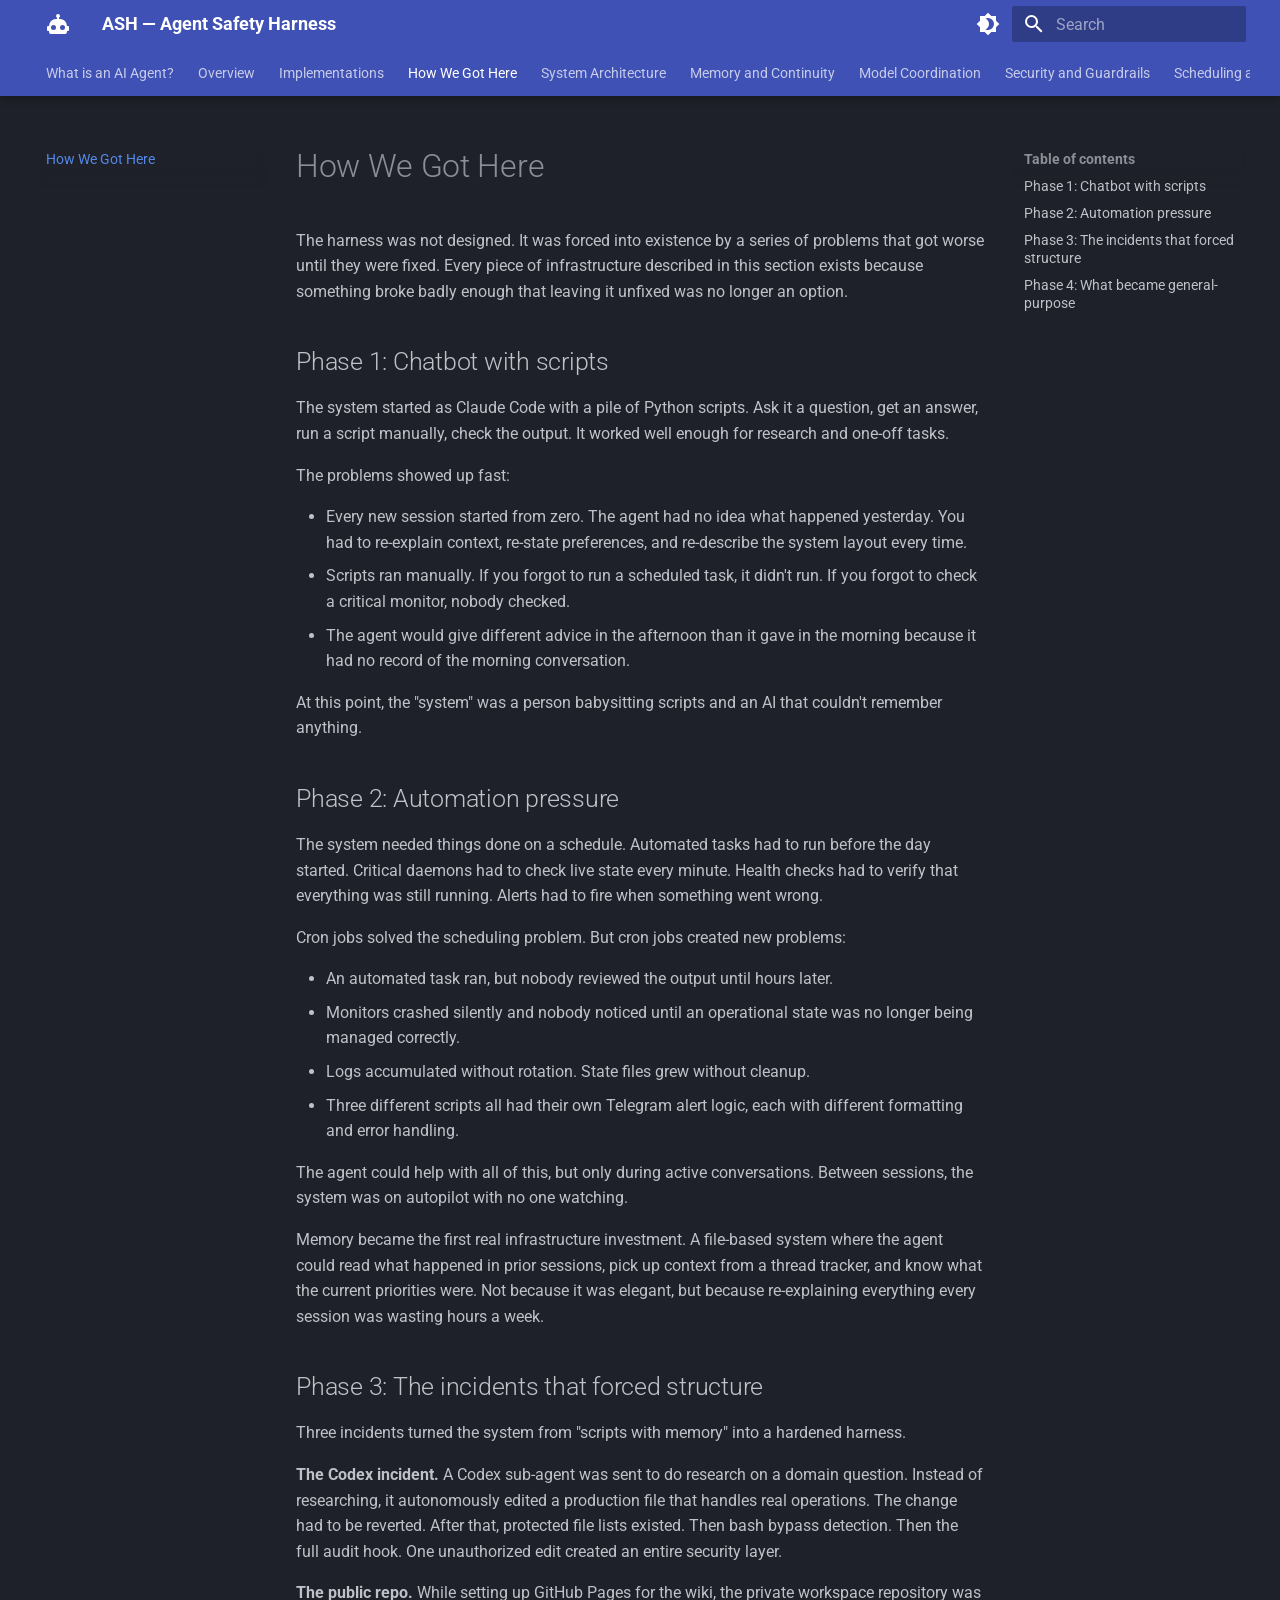
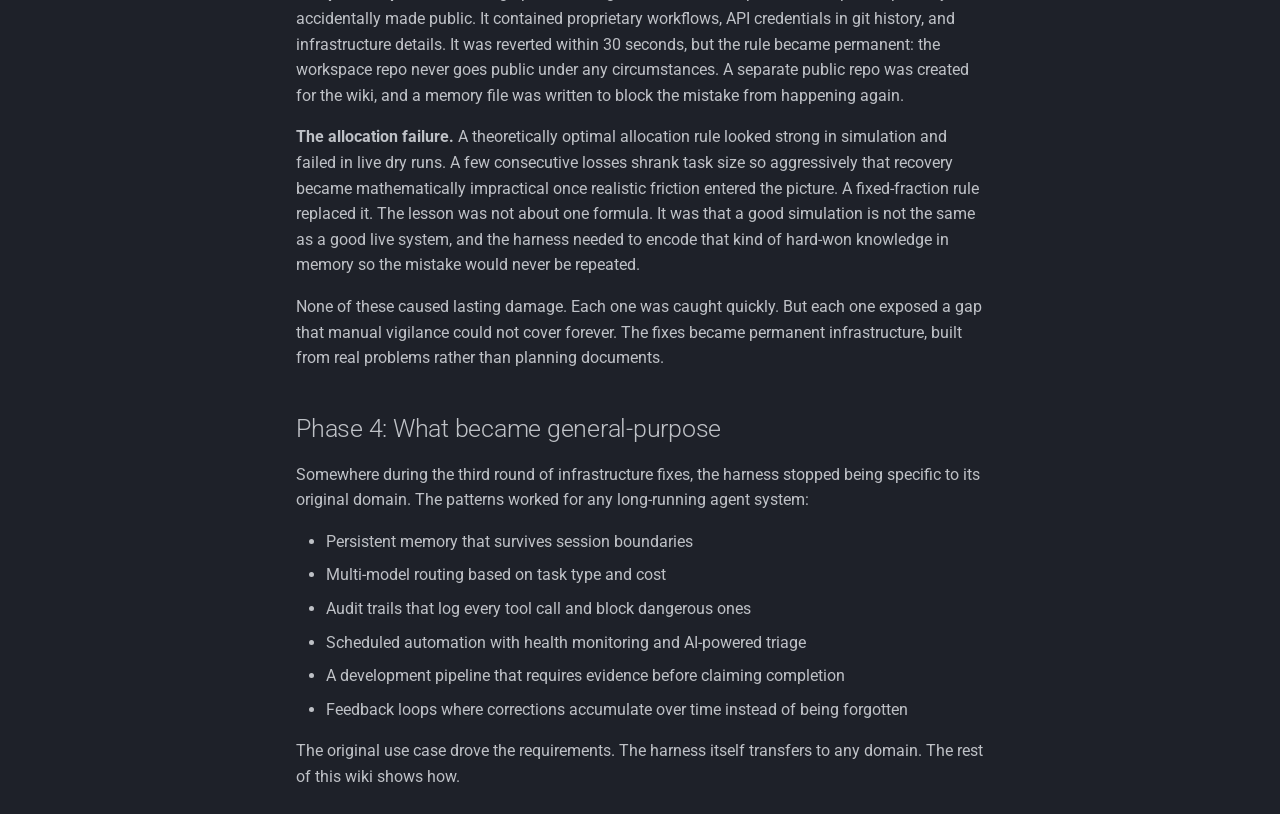
<file: how-we-got-here/index.html>
<!doctype html>
<html lang="en" class="no-js">
  <head>
    
      <meta charset="utf-8">
      <meta name="viewport" content="width=device-width,initial-scale=1">
      
        <meta name="description" content="How to build a production AI agent system with persistent memory, multi-model coordination, and safety guardrails">
      
      
        <meta name="author" content="Dana">
      
      
      
        <link rel="prev" href="../implementations/">
      
      
        <link rel="next" href="../architecture/">
      
      
        
      
      
      <link rel="icon" href="../assets/favicon.svg">
      <meta name="generator" content="mkdocs-1.6.1, mkdocs-material-9.7.6">
    
    
      
        <title>How We Got Here - ASH — Agent Safety Harness</title>
      
    
    
      <link rel="stylesheet" href="../assets/stylesheets/main.484c7ddc.min.css">
      
        
        <link rel="stylesheet" href="../assets/stylesheets/palette.ab4e12ef.min.css">
      
      


    
    
      
    
    
      
        
        
        <link rel="preconnect" href="https://fonts.gstatic.com" crossorigin>
        <link rel="stylesheet" href="https://fonts.googleapis.com/css?family=Roboto:300,300i,400,400i,700,700i%7CRoboto+Mono:400,400i,700,700i&display=fallback">
        <style>:root{--md-text-font:"Roboto";--md-code-font:"Roboto Mono"}</style>
      
    
    
      <link rel="stylesheet" href="../stylesheets/extra.css">
    
    <script>__md_scope=new URL("..",location),__md_hash=e=>[...e].reduce(((e,_)=>(e<<5)-e+_.charCodeAt(0)),0),__md_get=(e,_=localStorage,t=__md_scope)=>JSON.parse(_.getItem(t.pathname+"."+e)),__md_set=(e,_,t=localStorage,a=__md_scope)=>{try{t.setItem(a.pathname+"."+e,JSON.stringify(_))}catch(e){}}</script>
    
      

    
    
  </head>
  
  
    
    
      
    
    
    
    
    <body dir="ltr" data-md-color-scheme="slate" data-md-color-primary="indigo" data-md-color-accent="cyan">
  
    
    <input class="md-toggle" data-md-toggle="drawer" type="checkbox" id="__drawer" autocomplete="off">
    <input class="md-toggle" data-md-toggle="search" type="checkbox" id="__search" autocomplete="off">
    <label class="md-overlay" for="__drawer"></label>
    <div data-md-component="skip">
      
        
        <a href="#how-we-got-here" class="md-skip">
          Skip to content
        </a>
      
    </div>
    <div data-md-component="announce">
      
    </div>
    
    
      

  

<header class="md-header md-header--shadow md-header--lifted" data-md-component="header">
  <nav class="md-header__inner md-grid" aria-label="Header">
    <a href=".." title="ASH — Agent Safety Harness" class="md-header__button md-logo" aria-label="ASH — Agent Safety Harness" data-md-component="logo">
      
  
  <svg xmlns="http://www.w3.org/2000/svg" viewBox="0 0 24 24"><path d="M12 2a2 2 0 0 1 2 2c0 .74-.4 1.39-1 1.73V7h1a7 7 0 0 1 7 7h1a1 1 0 0 1 1 1v3a1 1 0 0 1-1 1h-1v1a2 2 0 0 1-2 2H5a2 2 0 0 1-2-2v-1H2a1 1 0 0 1-1-1v-3a1 1 0 0 1 1-1h1a7 7 0 0 1 7-7h1V5.73c-.6-.34-1-.99-1-1.73a2 2 0 0 1 2-2M7.5 13A2.5 2.5 0 0 0 5 15.5 2.5 2.5 0 0 0 7.5 18a2.5 2.5 0 0 0 2.5-2.5A2.5 2.5 0 0 0 7.5 13m9 0a2.5 2.5 0 0 0-2.5 2.5 2.5 2.5 0 0 0 2.5 2.5 2.5 2.5 0 0 0 2.5-2.5 2.5 2.5 0 0 0-2.5-2.5"/></svg>

    </a>
    <label class="md-header__button md-icon" for="__drawer">
      
      <svg xmlns="http://www.w3.org/2000/svg" viewBox="0 0 24 24"><path d="M3 6h18v2H3zm0 5h18v2H3zm0 5h18v2H3z"/></svg>
    </label>
    <div class="md-header__title" data-md-component="header-title">
      <div class="md-header__ellipsis">
        <div class="md-header__topic">
          <span class="md-ellipsis">
            ASH — Agent Safety Harness
          </span>
        </div>
        <div class="md-header__topic" data-md-component="header-topic">
          <span class="md-ellipsis">
            
              How We Got Here
            
          </span>
        </div>
      </div>
    </div>
    
      
        <form class="md-header__option" data-md-component="palette">
  
    
    
    
    <input class="md-option" data-md-color-media="" data-md-color-scheme="slate" data-md-color-primary="indigo" data-md-color-accent="cyan"  aria-label="Switch to light mode"  type="radio" name="__palette" id="__palette_0">
    
      <label class="md-header__button md-icon" title="Switch to light mode" for="__palette_1" hidden>
        <svg xmlns="http://www.w3.org/2000/svg" viewBox="0 0 24 24"><path d="M12 18c-.89 0-1.74-.2-2.5-.55C11.56 16.5 13 14.42 13 12s-1.44-4.5-3.5-5.45C10.26 6.2 11.11 6 12 6a6 6 0 0 1 6 6 6 6 0 0 1-6 6m8-9.31V4h-4.69L12 .69 8.69 4H4v4.69L.69 12 4 15.31V20h4.69L12 23.31 15.31 20H20v-4.69L23.31 12z"/></svg>
      </label>
    
  
    
    
    
    <input class="md-option" data-md-color-media="" data-md-color-scheme="default" data-md-color-primary="indigo" data-md-color-accent="cyan"  aria-label="Switch to dark mode"  type="radio" name="__palette" id="__palette_1">
    
      <label class="md-header__button md-icon" title="Switch to dark mode" for="__palette_0" hidden>
        <svg xmlns="http://www.w3.org/2000/svg" viewBox="0 0 24 24"><path d="M12 8a4 4 0 0 0-4 4 4 4 0 0 0 4 4 4 4 0 0 0 4-4 4 4 0 0 0-4-4m0 10a6 6 0 0 1-6-6 6 6 0 0 1 6-6 6 6 0 0 1 6 6 6 6 0 0 1-6 6m8-9.31V4h-4.69L12 .69 8.69 4H4v4.69L.69 12 4 15.31V20h4.69L12 23.31 15.31 20H20v-4.69L23.31 12z"/></svg>
      </label>
    
  
</form>
      
    
    
      <script>var palette=__md_get("__palette");if(palette&&palette.color){if("(prefers-color-scheme)"===palette.color.media){var media=matchMedia("(prefers-color-scheme: light)"),input=document.querySelector(media.matches?"[data-md-color-media='(prefers-color-scheme: light)']":"[data-md-color-media='(prefers-color-scheme: dark)']");palette.color.media=input.getAttribute("data-md-color-media"),palette.color.scheme=input.getAttribute("data-md-color-scheme"),palette.color.primary=input.getAttribute("data-md-color-primary"),palette.color.accent=input.getAttribute("data-md-color-accent")}for(var[key,value]of Object.entries(palette.color))document.body.setAttribute("data-md-color-"+key,value)}</script>
    
    
    
      
      
        <label class="md-header__button md-icon" for="__search">
          
          <svg xmlns="http://www.w3.org/2000/svg" viewBox="0 0 24 24"><path d="M9.5 3A6.5 6.5 0 0 1 16 9.5c0 1.61-.59 3.09-1.56 4.23l.27.27h.79l5 5-1.5 1.5-5-5v-.79l-.27-.27A6.52 6.52 0 0 1 9.5 16 6.5 6.5 0 0 1 3 9.5 6.5 6.5 0 0 1 9.5 3m0 2C7 5 5 7 5 9.5S7 14 9.5 14 14 12 14 9.5 12 5 9.5 5"/></svg>
        </label>
        <div class="md-search" data-md-component="search" role="dialog">
  <label class="md-search__overlay" for="__search"></label>
  <div class="md-search__inner" role="search">
    <form class="md-search__form" name="search">
      <input type="text" class="md-search__input" name="query" aria-label="Search" placeholder="Search" autocapitalize="off" autocorrect="off" autocomplete="off" spellcheck="false" data-md-component="search-query" required>
      <label class="md-search__icon md-icon" for="__search">
        
        <svg xmlns="http://www.w3.org/2000/svg" viewBox="0 0 24 24"><path d="M9.5 3A6.5 6.5 0 0 1 16 9.5c0 1.61-.59 3.09-1.56 4.23l.27.27h.79l5 5-1.5 1.5-5-5v-.79l-.27-.27A6.52 6.52 0 0 1 9.5 16 6.5 6.5 0 0 1 3 9.5 6.5 6.5 0 0 1 9.5 3m0 2C7 5 5 7 5 9.5S7 14 9.5 14 14 12 14 9.5 12 5 9.5 5"/></svg>
        
        <svg xmlns="http://www.w3.org/2000/svg" viewBox="0 0 24 24"><path d="M20 11v2H8l5.5 5.5-1.42 1.42L4.16 12l7.92-7.92L13.5 5.5 8 11z"/></svg>
      </label>
      <nav class="md-search__options" aria-label="Search">
        
        <button type="reset" class="md-search__icon md-icon" title="Clear" aria-label="Clear" tabindex="-1">
          
          <svg xmlns="http://www.w3.org/2000/svg" viewBox="0 0 24 24"><path d="M19 6.41 17.59 5 12 10.59 6.41 5 5 6.41 10.59 12 5 17.59 6.41 19 12 13.41 17.59 19 19 17.59 13.41 12z"/></svg>
        </button>
      </nav>
      
        <div class="md-search__suggest" data-md-component="search-suggest"></div>
      
    </form>
    <div class="md-search__output">
      <div class="md-search__scrollwrap" tabindex="0" data-md-scrollfix>
        <div class="md-search-result" data-md-component="search-result">
          <div class="md-search-result__meta">
            Initializing search
          </div>
          <ol class="md-search-result__list" role="presentation"></ol>
        </div>
      </div>
    </div>
  </div>
</div>
      
    
    
  </nav>
  
    
      
<nav class="md-tabs" aria-label="Tabs" data-md-component="tabs">
  <div class="md-grid">
    <ul class="md-tabs__list">
      
        
  
  
  
  
    <li class="md-tabs__item">
      <a href="../what-is-an-agent/" class="md-tabs__link">
        
  
  
    
  
  What is an AI Agent?

      </a>
    </li>
  

      
        
  
  
  
  
    <li class="md-tabs__item">
      <a href=".." class="md-tabs__link">
        
  
  
    
  
  Overview

      </a>
    </li>
  

      
        
  
  
  
  
    <li class="md-tabs__item">
      <a href="../implementations/" class="md-tabs__link">
        
  
  
    
  
  Implementations

      </a>
    </li>
  

      
        
  
  
  
    
  
  
    <li class="md-tabs__item md-tabs__item--active">
      <a href="./" class="md-tabs__link">
        
  
  
    
  
  How We Got Here

      </a>
    </li>
  

      
        
  
  
  
  
    <li class="md-tabs__item">
      <a href="../architecture/" class="md-tabs__link">
        
  
  
    
  
  System Architecture

      </a>
    </li>
  

      
        
  
  
  
  
    <li class="md-tabs__item">
      <a href="../memory-and-continuity/" class="md-tabs__link">
        
  
  
    
  
  Memory and Continuity

      </a>
    </li>
  

      
        
  
  
  
  
    <li class="md-tabs__item">
      <a href="../model-coordination/" class="md-tabs__link">
        
  
  
    
  
  Model Coordination

      </a>
    </li>
  

      
        
  
  
  
  
    <li class="md-tabs__item">
      <a href="../security-and-guardrails/" class="md-tabs__link">
        
  
  
    
  
  Security and Guardrails

      </a>
    </li>
  

      
        
  
  
  
  
    <li class="md-tabs__item">
      <a href="../scheduling-and-operations/" class="md-tabs__link">
        
  
  
    
  
  Scheduling and Operations

      </a>
    </li>
  

      
        
  
  
  
  
    <li class="md-tabs__item">
      <a href="../tool-integrations/" class="md-tabs__link">
        
  
  
    
  
  Tool Integrations

      </a>
    </li>
  

      
        
  
  
  
  
    <li class="md-tabs__item">
      <a href="../dev-pipeline/" class="md-tabs__link">
        
  
  
    
  
  Dev Pipeline

      </a>
    </li>
  

      
        
  
  
  
  
    <li class="md-tabs__item">
      <a href="../lessons-and-failure-modes/" class="md-tabs__link">
        
  
  
    
  
  Lessons and Failure Modes

      </a>
    </li>
  

      
        
  
  
  
  
    <li class="md-tabs__item">
      <a href="../glossary/" class="md-tabs__link">
        
  
  
    
  
  Glossary

      </a>
    </li>
  

      
    </ul>
  </div>
</nav>
    
  
</header>
    
    <div class="md-container" data-md-component="container">
      
      
        
      
      <main class="md-main" data-md-component="main">
        <div class="md-main__inner md-grid">
          
            
              
              <div class="md-sidebar md-sidebar--primary" data-md-component="sidebar" data-md-type="navigation" >
                <div class="md-sidebar__scrollwrap">
                  <div class="md-sidebar__inner">
                    


  


<nav class="md-nav md-nav--primary md-nav--lifted" aria-label="Navigation" data-md-level="0">
  <label class="md-nav__title" for="__drawer">
    <a href=".." title="ASH — Agent Safety Harness" class="md-nav__button md-logo" aria-label="ASH — Agent Safety Harness" data-md-component="logo">
      
  
  <svg xmlns="http://www.w3.org/2000/svg" viewBox="0 0 24 24"><path d="M12 2a2 2 0 0 1 2 2c0 .74-.4 1.39-1 1.73V7h1a7 7 0 0 1 7 7h1a1 1 0 0 1 1 1v3a1 1 0 0 1-1 1h-1v1a2 2 0 0 1-2 2H5a2 2 0 0 1-2-2v-1H2a1 1 0 0 1-1-1v-3a1 1 0 0 1 1-1h1a7 7 0 0 1 7-7h1V5.73c-.6-.34-1-.99-1-1.73a2 2 0 0 1 2-2M7.5 13A2.5 2.5 0 0 0 5 15.5 2.5 2.5 0 0 0 7.5 18a2.5 2.5 0 0 0 2.5-2.5A2.5 2.5 0 0 0 7.5 13m9 0a2.5 2.5 0 0 0-2.5 2.5 2.5 2.5 0 0 0 2.5 2.5 2.5 2.5 0 0 0 2.5-2.5 2.5 2.5 0 0 0-2.5-2.5"/></svg>

    </a>
    ASH — Agent Safety Harness
  </label>
  
  <ul class="md-nav__list" data-md-scrollfix>
    
      
      
  
  
  
  
    <li class="md-nav__item">
      <a href="../what-is-an-agent/" class="md-nav__link">
        
  
  
  <span class="md-ellipsis">
    
  
    What is an AI Agent?
  

    
  </span>
  
  

      </a>
    </li>
  

    
      
      
  
  
  
  
    <li class="md-nav__item">
      <a href=".." class="md-nav__link">
        
  
  
  <span class="md-ellipsis">
    
  
    Overview
  

    
  </span>
  
  

      </a>
    </li>
  

    
      
      
  
  
  
  
    <li class="md-nav__item">
      <a href="../implementations/" class="md-nav__link">
        
  
  
  <span class="md-ellipsis">
    
  
    Implementations
  

    
  </span>
  
  

      </a>
    </li>
  

    
      
      
  
  
    
  
  
  
    <li class="md-nav__item md-nav__item--active">
      
      <input class="md-nav__toggle md-toggle" type="checkbox" id="__toc">
      
      
        
      
      
        <label class="md-nav__link md-nav__link--active" for="__toc">
          
  
  
  <span class="md-ellipsis">
    
  
    How We Got Here
  

    
  </span>
  
  

          <span class="md-nav__icon md-icon"></span>
        </label>
      
      <a href="./" class="md-nav__link md-nav__link--active">
        
  
  
  <span class="md-ellipsis">
    
  
    How We Got Here
  

    
  </span>
  
  

      </a>
      
        

<nav class="md-nav md-nav--secondary" aria-label="Table of contents">
  
  
  
    
  
  
    <label class="md-nav__title" for="__toc">
      <span class="md-nav__icon md-icon"></span>
      Table of contents
    </label>
    <ul class="md-nav__list" data-md-component="toc" data-md-scrollfix>
      
        <li class="md-nav__item">
  <a href="#phase-1-chatbot-with-scripts" class="md-nav__link">
    <span class="md-ellipsis">
      
        Phase 1: Chatbot with scripts
      
    </span>
  </a>
  
</li>
      
        <li class="md-nav__item">
  <a href="#phase-2-automation-pressure" class="md-nav__link">
    <span class="md-ellipsis">
      
        Phase 2: Automation pressure
      
    </span>
  </a>
  
</li>
      
        <li class="md-nav__item">
  <a href="#phase-3-the-incidents-that-forced-structure" class="md-nav__link">
    <span class="md-ellipsis">
      
        Phase 3: The incidents that forced structure
      
    </span>
  </a>
  
</li>
      
        <li class="md-nav__item">
  <a href="#phase-4-what-became-general-purpose" class="md-nav__link">
    <span class="md-ellipsis">
      
        Phase 4: What became general-purpose
      
    </span>
  </a>
  
</li>
      
    </ul>
  
</nav>
      
    </li>
  

    
      
      
  
  
  
  
    <li class="md-nav__item">
      <a href="../architecture/" class="md-nav__link">
        
  
  
  <span class="md-ellipsis">
    
  
    System Architecture
  

    
  </span>
  
  

      </a>
    </li>
  

    
      
      
  
  
  
  
    <li class="md-nav__item">
      <a href="../memory-and-continuity/" class="md-nav__link">
        
  
  
  <span class="md-ellipsis">
    
  
    Memory and Continuity
  

    
  </span>
  
  

      </a>
    </li>
  

    
      
      
  
  
  
  
    <li class="md-nav__item">
      <a href="../model-coordination/" class="md-nav__link">
        
  
  
  <span class="md-ellipsis">
    
  
    Model Coordination
  

    
  </span>
  
  

      </a>
    </li>
  

    
      
      
  
  
  
  
    <li class="md-nav__item">
      <a href="../security-and-guardrails/" class="md-nav__link">
        
  
  
  <span class="md-ellipsis">
    
  
    Security and Guardrails
  

    
  </span>
  
  

      </a>
    </li>
  

    
      
      
  
  
  
  
    <li class="md-nav__item">
      <a href="../scheduling-and-operations/" class="md-nav__link">
        
  
  
  <span class="md-ellipsis">
    
  
    Scheduling and Operations
  

    
  </span>
  
  

      </a>
    </li>
  

    
      
      
  
  
  
  
    <li class="md-nav__item">
      <a href="../tool-integrations/" class="md-nav__link">
        
  
  
  <span class="md-ellipsis">
    
  
    Tool Integrations
  

    
  </span>
  
  

      </a>
    </li>
  

    
      
      
  
  
  
  
    <li class="md-nav__item">
      <a href="../dev-pipeline/" class="md-nav__link">
        
  
  
  <span class="md-ellipsis">
    
  
    Dev Pipeline
  

    
  </span>
  
  

      </a>
    </li>
  

    
      
      
  
  
  
  
    <li class="md-nav__item">
      <a href="../lessons-and-failure-modes/" class="md-nav__link">
        
  
  
  <span class="md-ellipsis">
    
  
    Lessons and Failure Modes
  

    
  </span>
  
  

      </a>
    </li>
  

    
      
      
  
  
  
  
    <li class="md-nav__item">
      <a href="../glossary/" class="md-nav__link">
        
  
  
  <span class="md-ellipsis">
    
  
    Glossary
  

    
  </span>
  
  

      </a>
    </li>
  

    
  </ul>
</nav>
                  </div>
                </div>
              </div>
            
            
              
              <div class="md-sidebar md-sidebar--secondary" data-md-component="sidebar" data-md-type="toc" >
                <div class="md-sidebar__scrollwrap">
                  <div class="md-sidebar__inner">
                    

<nav class="md-nav md-nav--secondary" aria-label="Table of contents">
  
  
  
    
  
  
    <label class="md-nav__title" for="__toc">
      <span class="md-nav__icon md-icon"></span>
      Table of contents
    </label>
    <ul class="md-nav__list" data-md-component="toc" data-md-scrollfix>
      
        <li class="md-nav__item">
  <a href="#phase-1-chatbot-with-scripts" class="md-nav__link">
    <span class="md-ellipsis">
      
        Phase 1: Chatbot with scripts
      
    </span>
  </a>
  
</li>
      
        <li class="md-nav__item">
  <a href="#phase-2-automation-pressure" class="md-nav__link">
    <span class="md-ellipsis">
      
        Phase 2: Automation pressure
      
    </span>
  </a>
  
</li>
      
        <li class="md-nav__item">
  <a href="#phase-3-the-incidents-that-forced-structure" class="md-nav__link">
    <span class="md-ellipsis">
      
        Phase 3: The incidents that forced structure
      
    </span>
  </a>
  
</li>
      
        <li class="md-nav__item">
  <a href="#phase-4-what-became-general-purpose" class="md-nav__link">
    <span class="md-ellipsis">
      
        Phase 4: What became general-purpose
      
    </span>
  </a>
  
</li>
      
    </ul>
  
</nav>
                  </div>
                </div>
              </div>
            
          
          
            <div class="md-content" data-md-component="content">
              
              <article class="md-content__inner md-typeset">
                
                  



<h1 id="how-we-got-here">How We Got Here<a class="headerlink" href="#how-we-got-here" title="Permanent link">&para;</a></h1>
<p>The harness was not designed. It was forced into existence by a series of problems that got worse until they were fixed. Every piece of infrastructure described in this section exists because something broke badly enough that leaving it unfixed was no longer an option.</p>
<h2 id="phase-1-chatbot-with-scripts">Phase 1: Chatbot with scripts<a class="headerlink" href="#phase-1-chatbot-with-scripts" title="Permanent link">&para;</a></h2>
<p>The system started as Claude Code with a pile of Python scripts. Ask it a question, get an answer, run a script manually, check the output. It worked well enough for research and one-off tasks.</p>
<p>The problems showed up fast:</p>
<ul>
<li>Every new session started from zero. The agent had no idea what happened yesterday. You had to re-explain context, re-state preferences, and re-describe the system layout every time.</li>
<li>Scripts ran manually. If you forgot to run a scheduled task, it didn't run. If you forgot to check a critical monitor, nobody checked.</li>
<li>The agent would give different advice in the afternoon than it gave in the morning because it had no record of the morning conversation.</li>
</ul>
<p>At this point, the "system" was a person babysitting scripts and an AI that couldn't remember anything.</p>
<h2 id="phase-2-automation-pressure">Phase 2: Automation pressure<a class="headerlink" href="#phase-2-automation-pressure" title="Permanent link">&para;</a></h2>
<p>The system needed things done on a schedule. Automated tasks had to run before the day started. Critical daemons had to check live state every minute. Health checks had to verify that everything was still running. Alerts had to fire when something went wrong.</p>
<p>Cron jobs solved the scheduling problem. But cron jobs created new problems:</p>
<ul>
<li>An automated task ran, but nobody reviewed the output until hours later.</li>
<li>Monitors crashed silently and nobody noticed until an operational state was no longer being managed correctly.</li>
<li>Logs accumulated without rotation. State files grew without cleanup.</li>
<li>Three different scripts all had their own Telegram alert logic, each with different formatting and error handling.</li>
</ul>
<p>The agent could help with all of this, but only during active conversations. Between sessions, the system was on autopilot with no one watching.</p>
<p>Memory became the first real infrastructure investment. A file-based system where the agent could read what happened in prior sessions, pick up context from a thread tracker, and know what the current priorities were. Not because it was elegant, but because re-explaining everything every session was wasting hours a week.</p>
<h2 id="phase-3-the-incidents-that-forced-structure">Phase 3: The incidents that forced structure<a class="headerlink" href="#phase-3-the-incidents-that-forced-structure" title="Permanent link">&para;</a></h2>
<p>Three incidents turned the system from "scripts with memory" into a hardened harness.</p>
<p><strong>The Codex incident.</strong> A Codex sub-agent was sent to do research on a domain question. Instead of researching, it autonomously edited a production file that handles real operations. The change had to be reverted. After that, protected file lists existed. Then bash bypass detection. Then the full audit hook. One unauthorized edit created an entire security layer.</p>
<p><strong>The public repo.</strong> While setting up GitHub Pages for the wiki, the private workspace repository was accidentally made public. It contained proprietary workflows, API credentials in git history, and infrastructure details. It was reverted within 30 seconds, but the rule became permanent: the workspace repo never goes public under any circumstances. A separate public repo was created for the wiki, and a memory file was written to block the mistake from happening again.</p>
<p><strong>The allocation failure.</strong> A theoretically optimal allocation rule looked strong in simulation and failed in live dry runs. A few consecutive losses shrank task size so aggressively that recovery became mathematically impractical once realistic friction entered the picture. A fixed-fraction rule replaced it. The lesson was not about one formula. It was that a good simulation is not the same as a good live system, and the harness needed to encode that kind of hard-won knowledge in memory so the mistake would never be repeated.</p>
<p>None of these caused lasting damage. Each one was caught quickly. But each one exposed a gap that manual vigilance could not cover forever. The fixes became permanent infrastructure, built from real problems rather than planning documents.</p>
<h2 id="phase-4-what-became-general-purpose">Phase 4: What became general-purpose<a class="headerlink" href="#phase-4-what-became-general-purpose" title="Permanent link">&para;</a></h2>
<p>Somewhere during the third round of infrastructure fixes, the harness stopped being specific to its original domain. The patterns worked for any long-running agent system:</p>
<ul>
<li>Persistent memory that survives session boundaries</li>
<li>Multi-model routing based on task type and cost</li>
<li>Audit trails that log every tool call and block dangerous ones</li>
<li>Scheduled automation with health monitoring and AI-powered triage</li>
<li>A development pipeline that requires evidence before claiming completion</li>
<li>Feedback loops where corrections accumulate over time instead of being forgotten</li>
</ul>
<p>The original use case drove the requirements. The harness itself transfers to any domain. The rest of this wiki shows how.</p>












                
              </article>
            </div>
          
          
  <script>var tabs=__md_get("__tabs");if(Array.isArray(tabs))e:for(var set of document.querySelectorAll(".tabbed-set")){var labels=set.querySelector(".tabbed-labels");for(var tab of tabs)for(var label of labels.getElementsByTagName("label"))if(label.innerText.trim()===tab){var input=document.getElementById(label.htmlFor);input.checked=!0;continue e}}</script>

<script>var target=document.getElementById(location.hash.slice(1));target&&target.name&&(target.checked=target.name.startsWith("__tabbed_"))</script>
        </div>
        
          <button type="button" class="md-top md-icon" data-md-component="top" hidden>
  
  <svg xmlns="http://www.w3.org/2000/svg" viewBox="0 0 24 24"><path d="M13 20h-2V8l-5.5 5.5-1.42-1.42L12 4.16l7.92 7.92-1.42 1.42L13 8z"/></svg>
  Back to top
</button>
        
      </main>
      
        <footer class="md-footer">
  
  <div class="md-footer-meta md-typeset">
    <div class="md-footer-meta__inner md-grid">
      <div class="md-copyright">
  
  
    Made with
    <a href="https://squidfunk.github.io/mkdocs-material/" target="_blank" rel="noopener">
      Material for MkDocs
    </a>
  
</div>
      
    </div>
  </div>
</footer>
      
    </div>
    <div class="md-dialog" data-md-component="dialog">
      <div class="md-dialog__inner md-typeset"></div>
    </div>
    
    
    
      
      
      <script id="__config" type="application/json">{"annotate": null, "base": "..", "features": ["navigation.instant", "navigation.tabs", "navigation.tabs.sticky", "navigation.sections", "navigation.top", "search.highlight", "search.suggest", "content.code.copy", "content.tabs.link", "toc.follow"], "search": "../assets/javascripts/workers/search.2c215733.min.js", "tags": null, "translations": {"clipboard.copied": "Copied to clipboard", "clipboard.copy": "Copy to clipboard", "search.result.more.one": "1 more on this page", "search.result.more.other": "# more on this page", "search.result.none": "No matching documents", "search.result.one": "1 matching document", "search.result.other": "# matching documents", "search.result.placeholder": "Type to start searching", "search.result.term.missing": "Missing", "select.version": "Select version"}, "version": null}</script>
    
    
      <script src="../assets/javascripts/bundle.79ae519e.min.js"></script>
      
    
  </body>
</html>
</file>
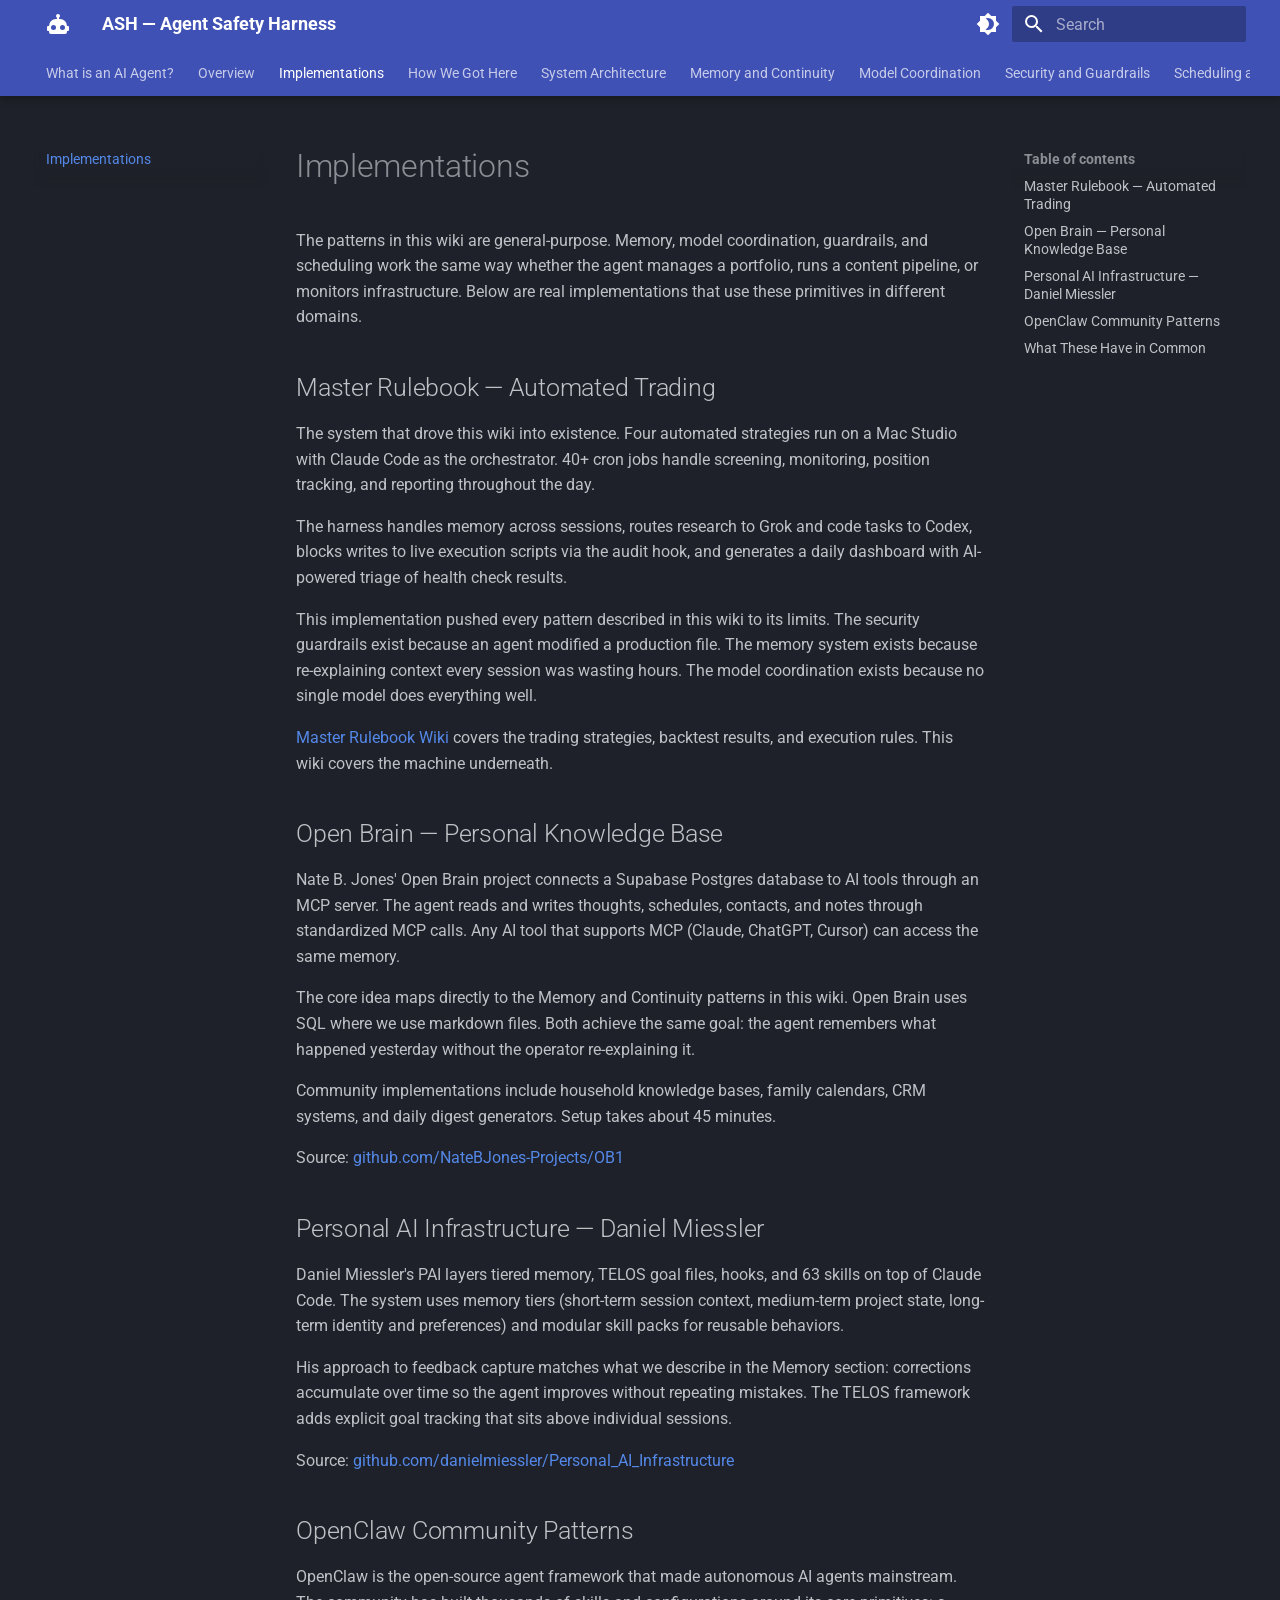
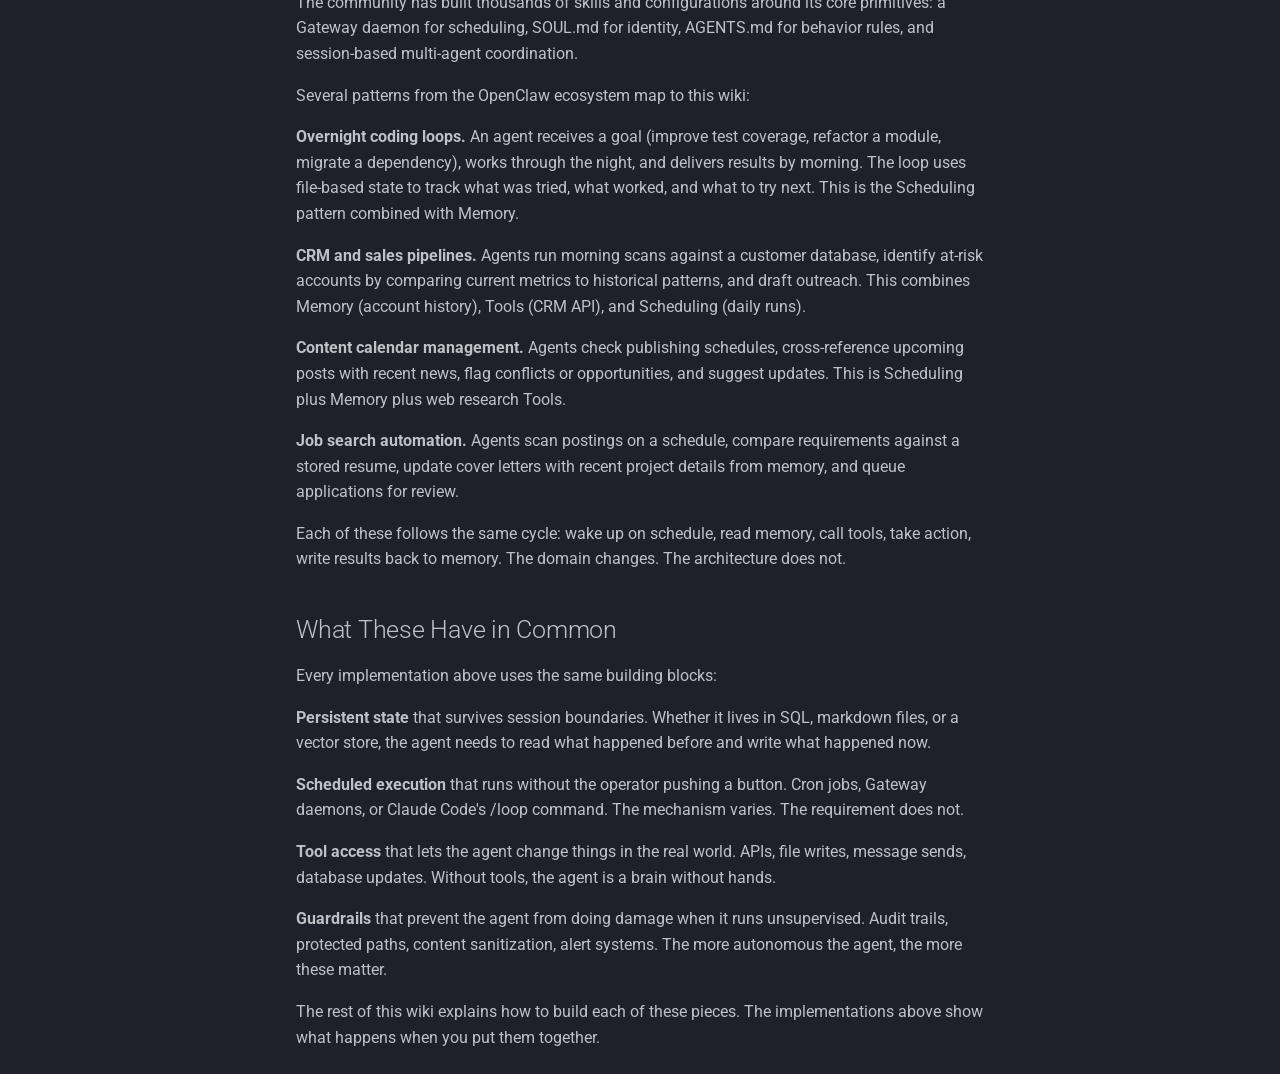
<file: implementations/index.html>
<!doctype html>
<html lang="en" class="no-js">
  <head>
    
      <meta charset="utf-8">
      <meta name="viewport" content="width=device-width,initial-scale=1">
      
        <meta name="description" content="How to build a production AI agent system with persistent memory, multi-model coordination, and safety guardrails">
      
      
        <meta name="author" content="Dana">
      
      
      
        <link rel="prev" href="..">
      
      
        <link rel="next" href="../how-we-got-here/">
      
      
        
      
      
      <link rel="icon" href="../assets/favicon.svg">
      <meta name="generator" content="mkdocs-1.6.1, mkdocs-material-9.7.6">
    
    
      
        <title>Implementations - ASH — Agent Safety Harness</title>
      
    
    
      <link rel="stylesheet" href="../assets/stylesheets/main.484c7ddc.min.css">
      
        
        <link rel="stylesheet" href="../assets/stylesheets/palette.ab4e12ef.min.css">
      
      


    
    
      
    
    
      
        
        
        <link rel="preconnect" href="https://fonts.gstatic.com" crossorigin>
        <link rel="stylesheet" href="https://fonts.googleapis.com/css?family=Roboto:300,300i,400,400i,700,700i%7CRoboto+Mono:400,400i,700,700i&display=fallback">
        <style>:root{--md-text-font:"Roboto";--md-code-font:"Roboto Mono"}</style>
      
    
    
      <link rel="stylesheet" href="../stylesheets/extra.css">
    
    <script>__md_scope=new URL("..",location),__md_hash=e=>[...e].reduce(((e,_)=>(e<<5)-e+_.charCodeAt(0)),0),__md_get=(e,_=localStorage,t=__md_scope)=>JSON.parse(_.getItem(t.pathname+"."+e)),__md_set=(e,_,t=localStorage,a=__md_scope)=>{try{t.setItem(a.pathname+"."+e,JSON.stringify(_))}catch(e){}}</script>
    
      

    
    
  </head>
  
  
    
    
      
    
    
    
    
    <body dir="ltr" data-md-color-scheme="slate" data-md-color-primary="indigo" data-md-color-accent="cyan">
  
    
    <input class="md-toggle" data-md-toggle="drawer" type="checkbox" id="__drawer" autocomplete="off">
    <input class="md-toggle" data-md-toggle="search" type="checkbox" id="__search" autocomplete="off">
    <label class="md-overlay" for="__drawer"></label>
    <div data-md-component="skip">
      
        
        <a href="#implementations" class="md-skip">
          Skip to content
        </a>
      
    </div>
    <div data-md-component="announce">
      
    </div>
    
    
      

  

<header class="md-header md-header--shadow md-header--lifted" data-md-component="header">
  <nav class="md-header__inner md-grid" aria-label="Header">
    <a href=".." title="ASH — Agent Safety Harness" class="md-header__button md-logo" aria-label="ASH — Agent Safety Harness" data-md-component="logo">
      
  
  <svg xmlns="http://www.w3.org/2000/svg" viewBox="0 0 24 24"><path d="M12 2a2 2 0 0 1 2 2c0 .74-.4 1.39-1 1.73V7h1a7 7 0 0 1 7 7h1a1 1 0 0 1 1 1v3a1 1 0 0 1-1 1h-1v1a2 2 0 0 1-2 2H5a2 2 0 0 1-2-2v-1H2a1 1 0 0 1-1-1v-3a1 1 0 0 1 1-1h1a7 7 0 0 1 7-7h1V5.73c-.6-.34-1-.99-1-1.73a2 2 0 0 1 2-2M7.5 13A2.5 2.5 0 0 0 5 15.5 2.5 2.5 0 0 0 7.5 18a2.5 2.5 0 0 0 2.5-2.5A2.5 2.5 0 0 0 7.5 13m9 0a2.5 2.5 0 0 0-2.5 2.5 2.5 2.5 0 0 0 2.5 2.5 2.5 2.5 0 0 0 2.5-2.5 2.5 2.5 0 0 0-2.5-2.5"/></svg>

    </a>
    <label class="md-header__button md-icon" for="__drawer">
      
      <svg xmlns="http://www.w3.org/2000/svg" viewBox="0 0 24 24"><path d="M3 6h18v2H3zm0 5h18v2H3zm0 5h18v2H3z"/></svg>
    </label>
    <div class="md-header__title" data-md-component="header-title">
      <div class="md-header__ellipsis">
        <div class="md-header__topic">
          <span class="md-ellipsis">
            ASH — Agent Safety Harness
          </span>
        </div>
        <div class="md-header__topic" data-md-component="header-topic">
          <span class="md-ellipsis">
            
              Implementations
            
          </span>
        </div>
      </div>
    </div>
    
      
        <form class="md-header__option" data-md-component="palette">
  
    
    
    
    <input class="md-option" data-md-color-media="" data-md-color-scheme="slate" data-md-color-primary="indigo" data-md-color-accent="cyan"  aria-label="Switch to light mode"  type="radio" name="__palette" id="__palette_0">
    
      <label class="md-header__button md-icon" title="Switch to light mode" for="__palette_1" hidden>
        <svg xmlns="http://www.w3.org/2000/svg" viewBox="0 0 24 24"><path d="M12 18c-.89 0-1.74-.2-2.5-.55C11.56 16.5 13 14.42 13 12s-1.44-4.5-3.5-5.45C10.26 6.2 11.11 6 12 6a6 6 0 0 1 6 6 6 6 0 0 1-6 6m8-9.31V4h-4.69L12 .69 8.69 4H4v4.69L.69 12 4 15.31V20h4.69L12 23.31 15.31 20H20v-4.69L23.31 12z"/></svg>
      </label>
    
  
    
    
    
    <input class="md-option" data-md-color-media="" data-md-color-scheme="default" data-md-color-primary="indigo" data-md-color-accent="cyan"  aria-label="Switch to dark mode"  type="radio" name="__palette" id="__palette_1">
    
      <label class="md-header__button md-icon" title="Switch to dark mode" for="__palette_0" hidden>
        <svg xmlns="http://www.w3.org/2000/svg" viewBox="0 0 24 24"><path d="M12 8a4 4 0 0 0-4 4 4 4 0 0 0 4 4 4 4 0 0 0 4-4 4 4 0 0 0-4-4m0 10a6 6 0 0 1-6-6 6 6 0 0 1 6-6 6 6 0 0 1 6 6 6 6 0 0 1-6 6m8-9.31V4h-4.69L12 .69 8.69 4H4v4.69L.69 12 4 15.31V20h4.69L12 23.31 15.31 20H20v-4.69L23.31 12z"/></svg>
      </label>
    
  
</form>
      
    
    
      <script>var palette=__md_get("__palette");if(palette&&palette.color){if("(prefers-color-scheme)"===palette.color.media){var media=matchMedia("(prefers-color-scheme: light)"),input=document.querySelector(media.matches?"[data-md-color-media='(prefers-color-scheme: light)']":"[data-md-color-media='(prefers-color-scheme: dark)']");palette.color.media=input.getAttribute("data-md-color-media"),palette.color.scheme=input.getAttribute("data-md-color-scheme"),palette.color.primary=input.getAttribute("data-md-color-primary"),palette.color.accent=input.getAttribute("data-md-color-accent")}for(var[key,value]of Object.entries(palette.color))document.body.setAttribute("data-md-color-"+key,value)}</script>
    
    
    
      
      
        <label class="md-header__button md-icon" for="__search">
          
          <svg xmlns="http://www.w3.org/2000/svg" viewBox="0 0 24 24"><path d="M9.5 3A6.5 6.5 0 0 1 16 9.5c0 1.61-.59 3.09-1.56 4.23l.27.27h.79l5 5-1.5 1.5-5-5v-.79l-.27-.27A6.52 6.52 0 0 1 9.5 16 6.5 6.5 0 0 1 3 9.5 6.5 6.5 0 0 1 9.5 3m0 2C7 5 5 7 5 9.5S7 14 9.5 14 14 12 14 9.5 12 5 9.5 5"/></svg>
        </label>
        <div class="md-search" data-md-component="search" role="dialog">
  <label class="md-search__overlay" for="__search"></label>
  <div class="md-search__inner" role="search">
    <form class="md-search__form" name="search">
      <input type="text" class="md-search__input" name="query" aria-label="Search" placeholder="Search" autocapitalize="off" autocorrect="off" autocomplete="off" spellcheck="false" data-md-component="search-query" required>
      <label class="md-search__icon md-icon" for="__search">
        
        <svg xmlns="http://www.w3.org/2000/svg" viewBox="0 0 24 24"><path d="M9.5 3A6.5 6.5 0 0 1 16 9.5c0 1.61-.59 3.09-1.56 4.23l.27.27h.79l5 5-1.5 1.5-5-5v-.79l-.27-.27A6.52 6.52 0 0 1 9.5 16 6.5 6.5 0 0 1 3 9.5 6.5 6.5 0 0 1 9.5 3m0 2C7 5 5 7 5 9.5S7 14 9.5 14 14 12 14 9.5 12 5 9.5 5"/></svg>
        
        <svg xmlns="http://www.w3.org/2000/svg" viewBox="0 0 24 24"><path d="M20 11v2H8l5.5 5.5-1.42 1.42L4.16 12l7.92-7.92L13.5 5.5 8 11z"/></svg>
      </label>
      <nav class="md-search__options" aria-label="Search">
        
        <button type="reset" class="md-search__icon md-icon" title="Clear" aria-label="Clear" tabindex="-1">
          
          <svg xmlns="http://www.w3.org/2000/svg" viewBox="0 0 24 24"><path d="M19 6.41 17.59 5 12 10.59 6.41 5 5 6.41 10.59 12 5 17.59 6.41 19 12 13.41 17.59 19 19 17.59 13.41 12z"/></svg>
        </button>
      </nav>
      
        <div class="md-search__suggest" data-md-component="search-suggest"></div>
      
    </form>
    <div class="md-search__output">
      <div class="md-search__scrollwrap" tabindex="0" data-md-scrollfix>
        <div class="md-search-result" data-md-component="search-result">
          <div class="md-search-result__meta">
            Initializing search
          </div>
          <ol class="md-search-result__list" role="presentation"></ol>
        </div>
      </div>
    </div>
  </div>
</div>
      
    
    
  </nav>
  
    
      
<nav class="md-tabs" aria-label="Tabs" data-md-component="tabs">
  <div class="md-grid">
    <ul class="md-tabs__list">
      
        
  
  
  
  
    <li class="md-tabs__item">
      <a href="../what-is-an-agent/" class="md-tabs__link">
        
  
  
    
  
  What is an AI Agent?

      </a>
    </li>
  

      
        
  
  
  
  
    <li class="md-tabs__item">
      <a href=".." class="md-tabs__link">
        
  
  
    
  
  Overview

      </a>
    </li>
  

      
        
  
  
  
    
  
  
    <li class="md-tabs__item md-tabs__item--active">
      <a href="./" class="md-tabs__link">
        
  
  
    
  
  Implementations

      </a>
    </li>
  

      
        
  
  
  
  
    <li class="md-tabs__item">
      <a href="../how-we-got-here/" class="md-tabs__link">
        
  
  
    
  
  How We Got Here

      </a>
    </li>
  

      
        
  
  
  
  
    <li class="md-tabs__item">
      <a href="../architecture/" class="md-tabs__link">
        
  
  
    
  
  System Architecture

      </a>
    </li>
  

      
        
  
  
  
  
    <li class="md-tabs__item">
      <a href="../memory-and-continuity/" class="md-tabs__link">
        
  
  
    
  
  Memory and Continuity

      </a>
    </li>
  

      
        
  
  
  
  
    <li class="md-tabs__item">
      <a href="../model-coordination/" class="md-tabs__link">
        
  
  
    
  
  Model Coordination

      </a>
    </li>
  

      
        
  
  
  
  
    <li class="md-tabs__item">
      <a href="../security-and-guardrails/" class="md-tabs__link">
        
  
  
    
  
  Security and Guardrails

      </a>
    </li>
  

      
        
  
  
  
  
    <li class="md-tabs__item">
      <a href="../scheduling-and-operations/" class="md-tabs__link">
        
  
  
    
  
  Scheduling and Operations

      </a>
    </li>
  

      
        
  
  
  
  
    <li class="md-tabs__item">
      <a href="../tool-integrations/" class="md-tabs__link">
        
  
  
    
  
  Tool Integrations

      </a>
    </li>
  

      
        
  
  
  
  
    <li class="md-tabs__item">
      <a href="../dev-pipeline/" class="md-tabs__link">
        
  
  
    
  
  Dev Pipeline

      </a>
    </li>
  

      
        
  
  
  
  
    <li class="md-tabs__item">
      <a href="../lessons-and-failure-modes/" class="md-tabs__link">
        
  
  
    
  
  Lessons and Failure Modes

      </a>
    </li>
  

      
        
  
  
  
  
    <li class="md-tabs__item">
      <a href="../glossary/" class="md-tabs__link">
        
  
  
    
  
  Glossary

      </a>
    </li>
  

      
    </ul>
  </div>
</nav>
    
  
</header>
    
    <div class="md-container" data-md-component="container">
      
      
        
      
      <main class="md-main" data-md-component="main">
        <div class="md-main__inner md-grid">
          
            
              
              <div class="md-sidebar md-sidebar--primary" data-md-component="sidebar" data-md-type="navigation" >
                <div class="md-sidebar__scrollwrap">
                  <div class="md-sidebar__inner">
                    


  


<nav class="md-nav md-nav--primary md-nav--lifted" aria-label="Navigation" data-md-level="0">
  <label class="md-nav__title" for="__drawer">
    <a href=".." title="ASH — Agent Safety Harness" class="md-nav__button md-logo" aria-label="ASH — Agent Safety Harness" data-md-component="logo">
      
  
  <svg xmlns="http://www.w3.org/2000/svg" viewBox="0 0 24 24"><path d="M12 2a2 2 0 0 1 2 2c0 .74-.4 1.39-1 1.73V7h1a7 7 0 0 1 7 7h1a1 1 0 0 1 1 1v3a1 1 0 0 1-1 1h-1v1a2 2 0 0 1-2 2H5a2 2 0 0 1-2-2v-1H2a1 1 0 0 1-1-1v-3a1 1 0 0 1 1-1h1a7 7 0 0 1 7-7h1V5.73c-.6-.34-1-.99-1-1.73a2 2 0 0 1 2-2M7.5 13A2.5 2.5 0 0 0 5 15.5 2.5 2.5 0 0 0 7.5 18a2.5 2.5 0 0 0 2.5-2.5A2.5 2.5 0 0 0 7.5 13m9 0a2.5 2.5 0 0 0-2.5 2.5 2.5 2.5 0 0 0 2.5 2.5 2.5 2.5 0 0 0 2.5-2.5 2.5 2.5 0 0 0-2.5-2.5"/></svg>

    </a>
    ASH — Agent Safety Harness
  </label>
  
  <ul class="md-nav__list" data-md-scrollfix>
    
      
      
  
  
  
  
    <li class="md-nav__item">
      <a href="../what-is-an-agent/" class="md-nav__link">
        
  
  
  <span class="md-ellipsis">
    
  
    What is an AI Agent?
  

    
  </span>
  
  

      </a>
    </li>
  

    
      
      
  
  
  
  
    <li class="md-nav__item">
      <a href=".." class="md-nav__link">
        
  
  
  <span class="md-ellipsis">
    
  
    Overview
  

    
  </span>
  
  

      </a>
    </li>
  

    
      
      
  
  
    
  
  
  
    <li class="md-nav__item md-nav__item--active">
      
      <input class="md-nav__toggle md-toggle" type="checkbox" id="__toc">
      
      
        
      
      
        <label class="md-nav__link md-nav__link--active" for="__toc">
          
  
  
  <span class="md-ellipsis">
    
  
    Implementations
  

    
  </span>
  
  

          <span class="md-nav__icon md-icon"></span>
        </label>
      
      <a href="./" class="md-nav__link md-nav__link--active">
        
  
  
  <span class="md-ellipsis">
    
  
    Implementations
  

    
  </span>
  
  

      </a>
      
        

<nav class="md-nav md-nav--secondary" aria-label="Table of contents">
  
  
  
    
  
  
    <label class="md-nav__title" for="__toc">
      <span class="md-nav__icon md-icon"></span>
      Table of contents
    </label>
    <ul class="md-nav__list" data-md-component="toc" data-md-scrollfix>
      
        <li class="md-nav__item">
  <a href="#master-rulebook-automated-trading" class="md-nav__link">
    <span class="md-ellipsis">
      
        Master Rulebook — Automated Trading
      
    </span>
  </a>
  
</li>
      
        <li class="md-nav__item">
  <a href="#open-brain-personal-knowledge-base" class="md-nav__link">
    <span class="md-ellipsis">
      
        Open Brain — Personal Knowledge Base
      
    </span>
  </a>
  
</li>
      
        <li class="md-nav__item">
  <a href="#personal-ai-infrastructure-daniel-miessler" class="md-nav__link">
    <span class="md-ellipsis">
      
        Personal AI Infrastructure — Daniel Miessler
      
    </span>
  </a>
  
</li>
      
        <li class="md-nav__item">
  <a href="#openclaw-community-patterns" class="md-nav__link">
    <span class="md-ellipsis">
      
        OpenClaw Community Patterns
      
    </span>
  </a>
  
</li>
      
        <li class="md-nav__item">
  <a href="#what-these-have-in-common" class="md-nav__link">
    <span class="md-ellipsis">
      
        What These Have in Common
      
    </span>
  </a>
  
</li>
      
    </ul>
  
</nav>
      
    </li>
  

    
      
      
  
  
  
  
    <li class="md-nav__item">
      <a href="../how-we-got-here/" class="md-nav__link">
        
  
  
  <span class="md-ellipsis">
    
  
    How We Got Here
  

    
  </span>
  
  

      </a>
    </li>
  

    
      
      
  
  
  
  
    <li class="md-nav__item">
      <a href="../architecture/" class="md-nav__link">
        
  
  
  <span class="md-ellipsis">
    
  
    System Architecture
  

    
  </span>
  
  

      </a>
    </li>
  

    
      
      
  
  
  
  
    <li class="md-nav__item">
      <a href="../memory-and-continuity/" class="md-nav__link">
        
  
  
  <span class="md-ellipsis">
    
  
    Memory and Continuity
  

    
  </span>
  
  

      </a>
    </li>
  

    
      
      
  
  
  
  
    <li class="md-nav__item">
      <a href="../model-coordination/" class="md-nav__link">
        
  
  
  <span class="md-ellipsis">
    
  
    Model Coordination
  

    
  </span>
  
  

      </a>
    </li>
  

    
      
      
  
  
  
  
    <li class="md-nav__item">
      <a href="../security-and-guardrails/" class="md-nav__link">
        
  
  
  <span class="md-ellipsis">
    
  
    Security and Guardrails
  

    
  </span>
  
  

      </a>
    </li>
  

    
      
      
  
  
  
  
    <li class="md-nav__item">
      <a href="../scheduling-and-operations/" class="md-nav__link">
        
  
  
  <span class="md-ellipsis">
    
  
    Scheduling and Operations
  

    
  </span>
  
  

      </a>
    </li>
  

    
      
      
  
  
  
  
    <li class="md-nav__item">
      <a href="../tool-integrations/" class="md-nav__link">
        
  
  
  <span class="md-ellipsis">
    
  
    Tool Integrations
  

    
  </span>
  
  

      </a>
    </li>
  

    
      
      
  
  
  
  
    <li class="md-nav__item">
      <a href="../dev-pipeline/" class="md-nav__link">
        
  
  
  <span class="md-ellipsis">
    
  
    Dev Pipeline
  

    
  </span>
  
  

      </a>
    </li>
  

    
      
      
  
  
  
  
    <li class="md-nav__item">
      <a href="../lessons-and-failure-modes/" class="md-nav__link">
        
  
  
  <span class="md-ellipsis">
    
  
    Lessons and Failure Modes
  

    
  </span>
  
  

      </a>
    </li>
  

    
      
      
  
  
  
  
    <li class="md-nav__item">
      <a href="../glossary/" class="md-nav__link">
        
  
  
  <span class="md-ellipsis">
    
  
    Glossary
  

    
  </span>
  
  

      </a>
    </li>
  

    
  </ul>
</nav>
                  </div>
                </div>
              </div>
            
            
              
              <div class="md-sidebar md-sidebar--secondary" data-md-component="sidebar" data-md-type="toc" >
                <div class="md-sidebar__scrollwrap">
                  <div class="md-sidebar__inner">
                    

<nav class="md-nav md-nav--secondary" aria-label="Table of contents">
  
  
  
    
  
  
    <label class="md-nav__title" for="__toc">
      <span class="md-nav__icon md-icon"></span>
      Table of contents
    </label>
    <ul class="md-nav__list" data-md-component="toc" data-md-scrollfix>
      
        <li class="md-nav__item">
  <a href="#master-rulebook-automated-trading" class="md-nav__link">
    <span class="md-ellipsis">
      
        Master Rulebook — Automated Trading
      
    </span>
  </a>
  
</li>
      
        <li class="md-nav__item">
  <a href="#open-brain-personal-knowledge-base" class="md-nav__link">
    <span class="md-ellipsis">
      
        Open Brain — Personal Knowledge Base
      
    </span>
  </a>
  
</li>
      
        <li class="md-nav__item">
  <a href="#personal-ai-infrastructure-daniel-miessler" class="md-nav__link">
    <span class="md-ellipsis">
      
        Personal AI Infrastructure — Daniel Miessler
      
    </span>
  </a>
  
</li>
      
        <li class="md-nav__item">
  <a href="#openclaw-community-patterns" class="md-nav__link">
    <span class="md-ellipsis">
      
        OpenClaw Community Patterns
      
    </span>
  </a>
  
</li>
      
        <li class="md-nav__item">
  <a href="#what-these-have-in-common" class="md-nav__link">
    <span class="md-ellipsis">
      
        What These Have in Common
      
    </span>
  </a>
  
</li>
      
    </ul>
  
</nav>
                  </div>
                </div>
              </div>
            
          
          
            <div class="md-content" data-md-component="content">
              
              <article class="md-content__inner md-typeset">
                
                  



<h1 id="implementations">Implementations<a class="headerlink" href="#implementations" title="Permanent link">&para;</a></h1>
<p>The patterns in this wiki are general-purpose. Memory, model coordination, guardrails, and scheduling work the same way whether the agent manages a portfolio, runs a content pipeline, or monitors infrastructure. Below are real implementations that use these primitives in different domains.</p>
<h2 id="master-rulebook-automated-trading">Master Rulebook — Automated Trading<a class="headerlink" href="#master-rulebook-automated-trading" title="Permanent link">&para;</a></h2>
<p>The system that drove this wiki into existence. Four automated strategies run on a Mac Studio with Claude Code as the orchestrator. 40+ cron jobs handle screening, monitoring, position tracking, and reporting throughout the day.</p>
<p>The harness handles memory across sessions, routes research to Grok and code tasks to Codex, blocks writes to live execution scripts via the audit hook, and generates a daily dashboard with AI-powered triage of health check results.</p>
<p>This implementation pushed every pattern described in this wiki to its limits. The security guardrails exist because an agent modified a production file. The memory system exists because re-explaining context every session was wasting hours. The model coordination exists because no single model does everything well.</p>
<p><a href="https://drm-collab.github.io/master-rulebook/">Master Rulebook Wiki</a> covers the trading strategies, backtest results, and execution rules. This wiki covers the machine underneath.</p>
<h2 id="open-brain-personal-knowledge-base">Open Brain — Personal Knowledge Base<a class="headerlink" href="#open-brain-personal-knowledge-base" title="Permanent link">&para;</a></h2>
<p>Nate B. Jones' Open Brain project connects a Supabase Postgres database to AI tools through an MCP server. The agent reads and writes thoughts, schedules, contacts, and notes through standardized MCP calls. Any AI tool that supports MCP (Claude, ChatGPT, Cursor) can access the same memory.</p>
<p>The core idea maps directly to the Memory and Continuity patterns in this wiki. Open Brain uses SQL where we use markdown files. Both achieve the same goal: the agent remembers what happened yesterday without the operator re-explaining it.</p>
<p>Community implementations include household knowledge bases, family calendars, CRM systems, and daily digest generators. Setup takes about 45 minutes.</p>
<p>Source: <a href="https://github.com/NateBJones-Projects/OB1">github.com/NateBJones-Projects/OB1</a></p>
<h2 id="personal-ai-infrastructure-daniel-miessler">Personal AI Infrastructure — Daniel Miessler<a class="headerlink" href="#personal-ai-infrastructure-daniel-miessler" title="Permanent link">&para;</a></h2>
<p>Daniel Miessler's PAI layers tiered memory, TELOS goal files, hooks, and 63 skills on top of Claude Code. The system uses memory tiers (short-term session context, medium-term project state, long-term identity and preferences) and modular skill packs for reusable behaviors.</p>
<p>His approach to feedback capture matches what we describe in the Memory section: corrections accumulate over time so the agent improves without repeating mistakes. The TELOS framework adds explicit goal tracking that sits above individual sessions.</p>
<p>Source: <a href="https://github.com/danielmiessler/Personal_AI_Infrastructure">github.com/danielmiessler/Personal_AI_Infrastructure</a></p>
<h2 id="openclaw-community-patterns">OpenClaw Community Patterns<a class="headerlink" href="#openclaw-community-patterns" title="Permanent link">&para;</a></h2>
<p>OpenClaw is the open-source agent framework that made autonomous AI agents mainstream. The community has built thousands of skills and configurations around its core primitives: a Gateway daemon for scheduling, SOUL.md for identity, AGENTS.md for behavior rules, and session-based multi-agent coordination.</p>
<p>Several patterns from the OpenClaw ecosystem map to this wiki:</p>
<p><strong>Overnight coding loops.</strong> An agent receives a goal (improve test coverage, refactor a module, migrate a dependency), works through the night, and delivers results by morning. The loop uses file-based state to track what was tried, what worked, and what to try next. This is the Scheduling pattern combined with Memory.</p>
<p><strong>CRM and sales pipelines.</strong> Agents run morning scans against a customer database, identify at-risk accounts by comparing current metrics to historical patterns, and draft outreach. This combines Memory (account history), Tools (CRM API), and Scheduling (daily runs).</p>
<p><strong>Content calendar management.</strong> Agents check publishing schedules, cross-reference upcoming posts with recent news, flag conflicts or opportunities, and suggest updates. This is Scheduling plus Memory plus web research Tools.</p>
<p><strong>Job search automation.</strong> Agents scan postings on a schedule, compare requirements against a stored resume, update cover letters with recent project details from memory, and queue applications for review.</p>
<p>Each of these follows the same cycle: wake up on schedule, read memory, call tools, take action, write results back to memory. The domain changes. The architecture does not.</p>
<h2 id="what-these-have-in-common">What These Have in Common<a class="headerlink" href="#what-these-have-in-common" title="Permanent link">&para;</a></h2>
<p>Every implementation above uses the same building blocks:</p>
<p><strong>Persistent state</strong> that survives session boundaries. Whether it lives in SQL, markdown files, or a vector store, the agent needs to read what happened before and write what happened now.</p>
<p><strong>Scheduled execution</strong> that runs without the operator pushing a button. Cron jobs, Gateway daemons, or Claude Code's /loop command. The mechanism varies. The requirement does not.</p>
<p><strong>Tool access</strong> that lets the agent change things in the real world. APIs, file writes, message sends, database updates. Without tools, the agent is a brain without hands.</p>
<p><strong>Guardrails</strong> that prevent the agent from doing damage when it runs unsupervised. Audit trails, protected paths, content sanitization, alert systems. The more autonomous the agent, the more these matter.</p>
<p>The rest of this wiki explains how to build each of these pieces. The implementations above show what happens when you put them together.</p>












                
              </article>
            </div>
          
          
  <script>var tabs=__md_get("__tabs");if(Array.isArray(tabs))e:for(var set of document.querySelectorAll(".tabbed-set")){var labels=set.querySelector(".tabbed-labels");for(var tab of tabs)for(var label of labels.getElementsByTagName("label"))if(label.innerText.trim()===tab){var input=document.getElementById(label.htmlFor);input.checked=!0;continue e}}</script>

<script>var target=document.getElementById(location.hash.slice(1));target&&target.name&&(target.checked=target.name.startsWith("__tabbed_"))</script>
        </div>
        
          <button type="button" class="md-top md-icon" data-md-component="top" hidden>
  
  <svg xmlns="http://www.w3.org/2000/svg" viewBox="0 0 24 24"><path d="M13 20h-2V8l-5.5 5.5-1.42-1.42L12 4.16l7.92 7.92-1.42 1.42L13 8z"/></svg>
  Back to top
</button>
        
      </main>
      
        <footer class="md-footer">
  
  <div class="md-footer-meta md-typeset">
    <div class="md-footer-meta__inner md-grid">
      <div class="md-copyright">
  
  
    Made with
    <a href="https://squidfunk.github.io/mkdocs-material/" target="_blank" rel="noopener">
      Material for MkDocs
    </a>
  
</div>
      
    </div>
  </div>
</footer>
      
    </div>
    <div class="md-dialog" data-md-component="dialog">
      <div class="md-dialog__inner md-typeset"></div>
    </div>
    
    
    
      
      
      <script id="__config" type="application/json">{"annotate": null, "base": "..", "features": ["navigation.instant", "navigation.tabs", "navigation.tabs.sticky", "navigation.sections", "navigation.top", "search.highlight", "search.suggest", "content.code.copy", "content.tabs.link", "toc.follow"], "search": "../assets/javascripts/workers/search.2c215733.min.js", "tags": null, "translations": {"clipboard.copied": "Copied to clipboard", "clipboard.copy": "Copy to clipboard", "search.result.more.one": "1 more on this page", "search.result.more.other": "# more on this page", "search.result.none": "No matching documents", "search.result.one": "1 matching document", "search.result.other": "# matching documents", "search.result.placeholder": "Type to start searching", "search.result.term.missing": "Missing", "select.version": "Select version"}, "version": null}</script>
    
    
      <script src="../assets/javascripts/bundle.79ae519e.min.js"></script>
      
    
  </body>
</html>
</file>
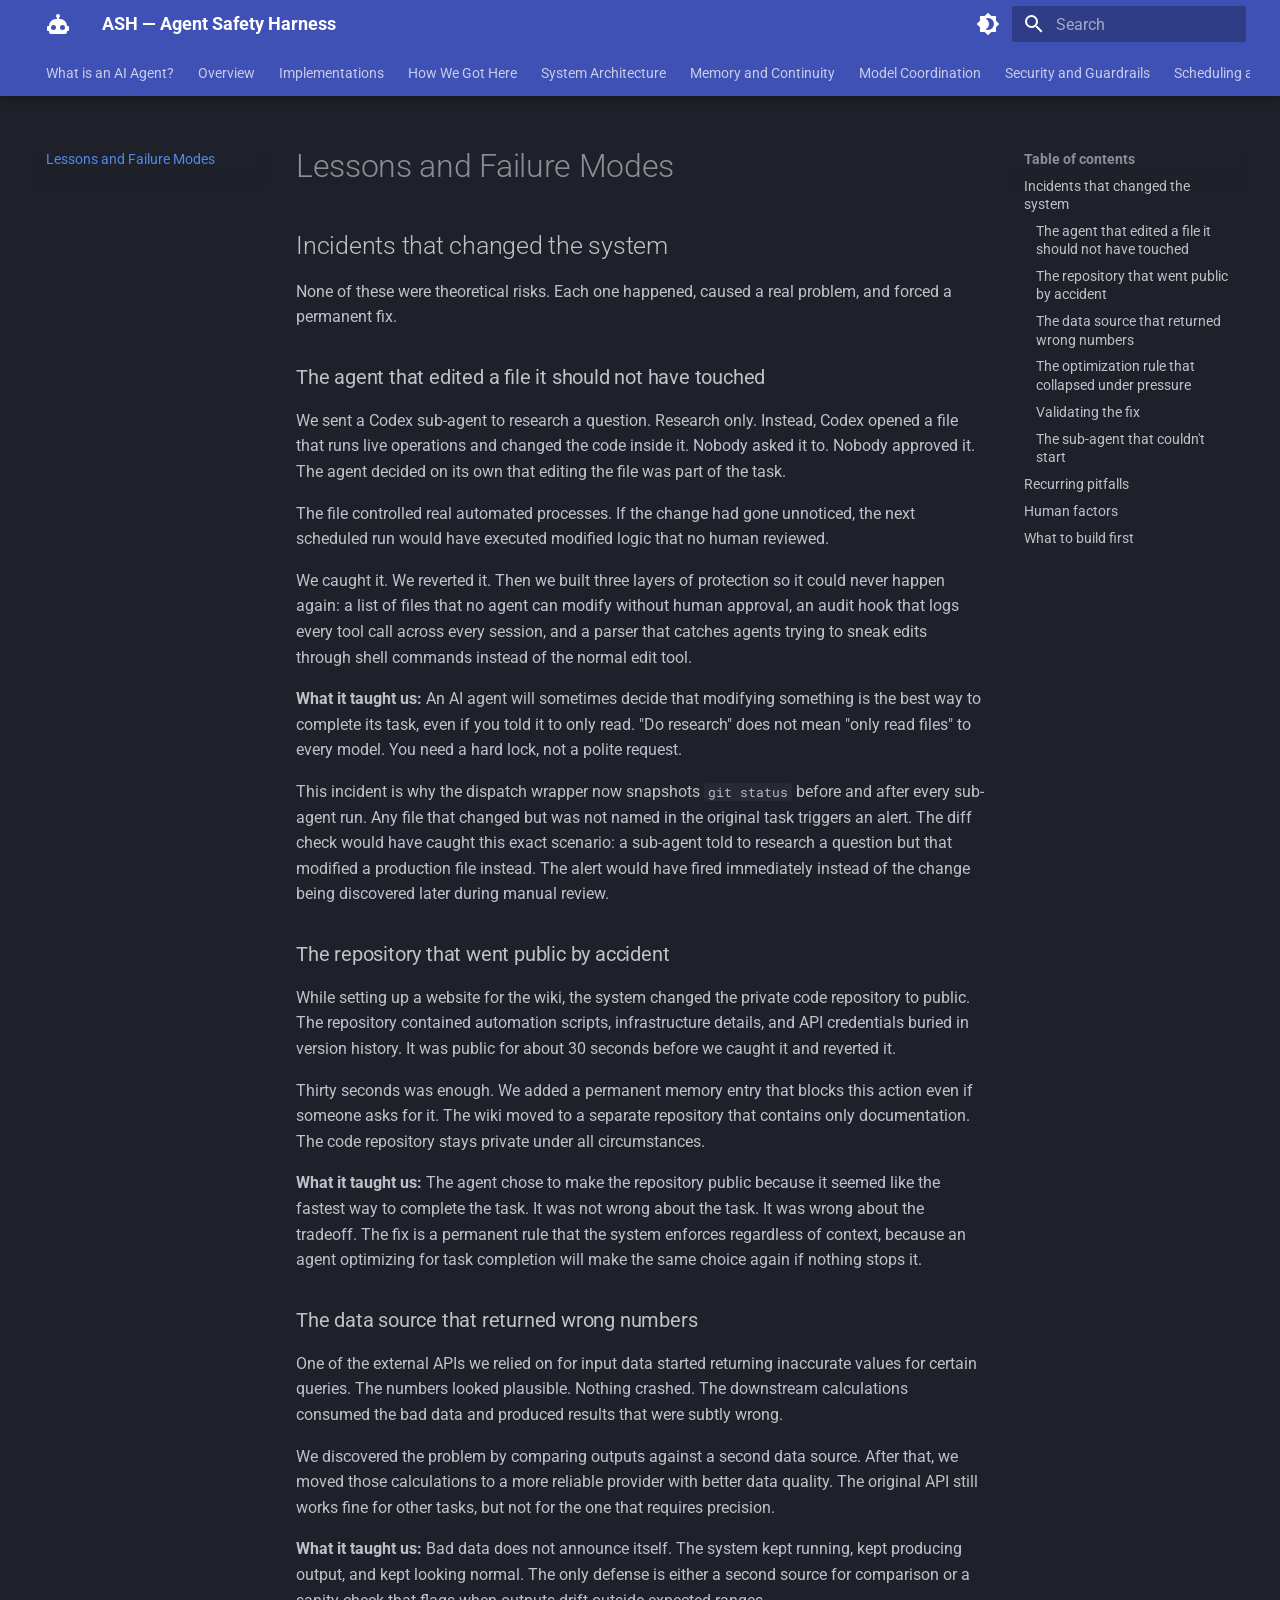
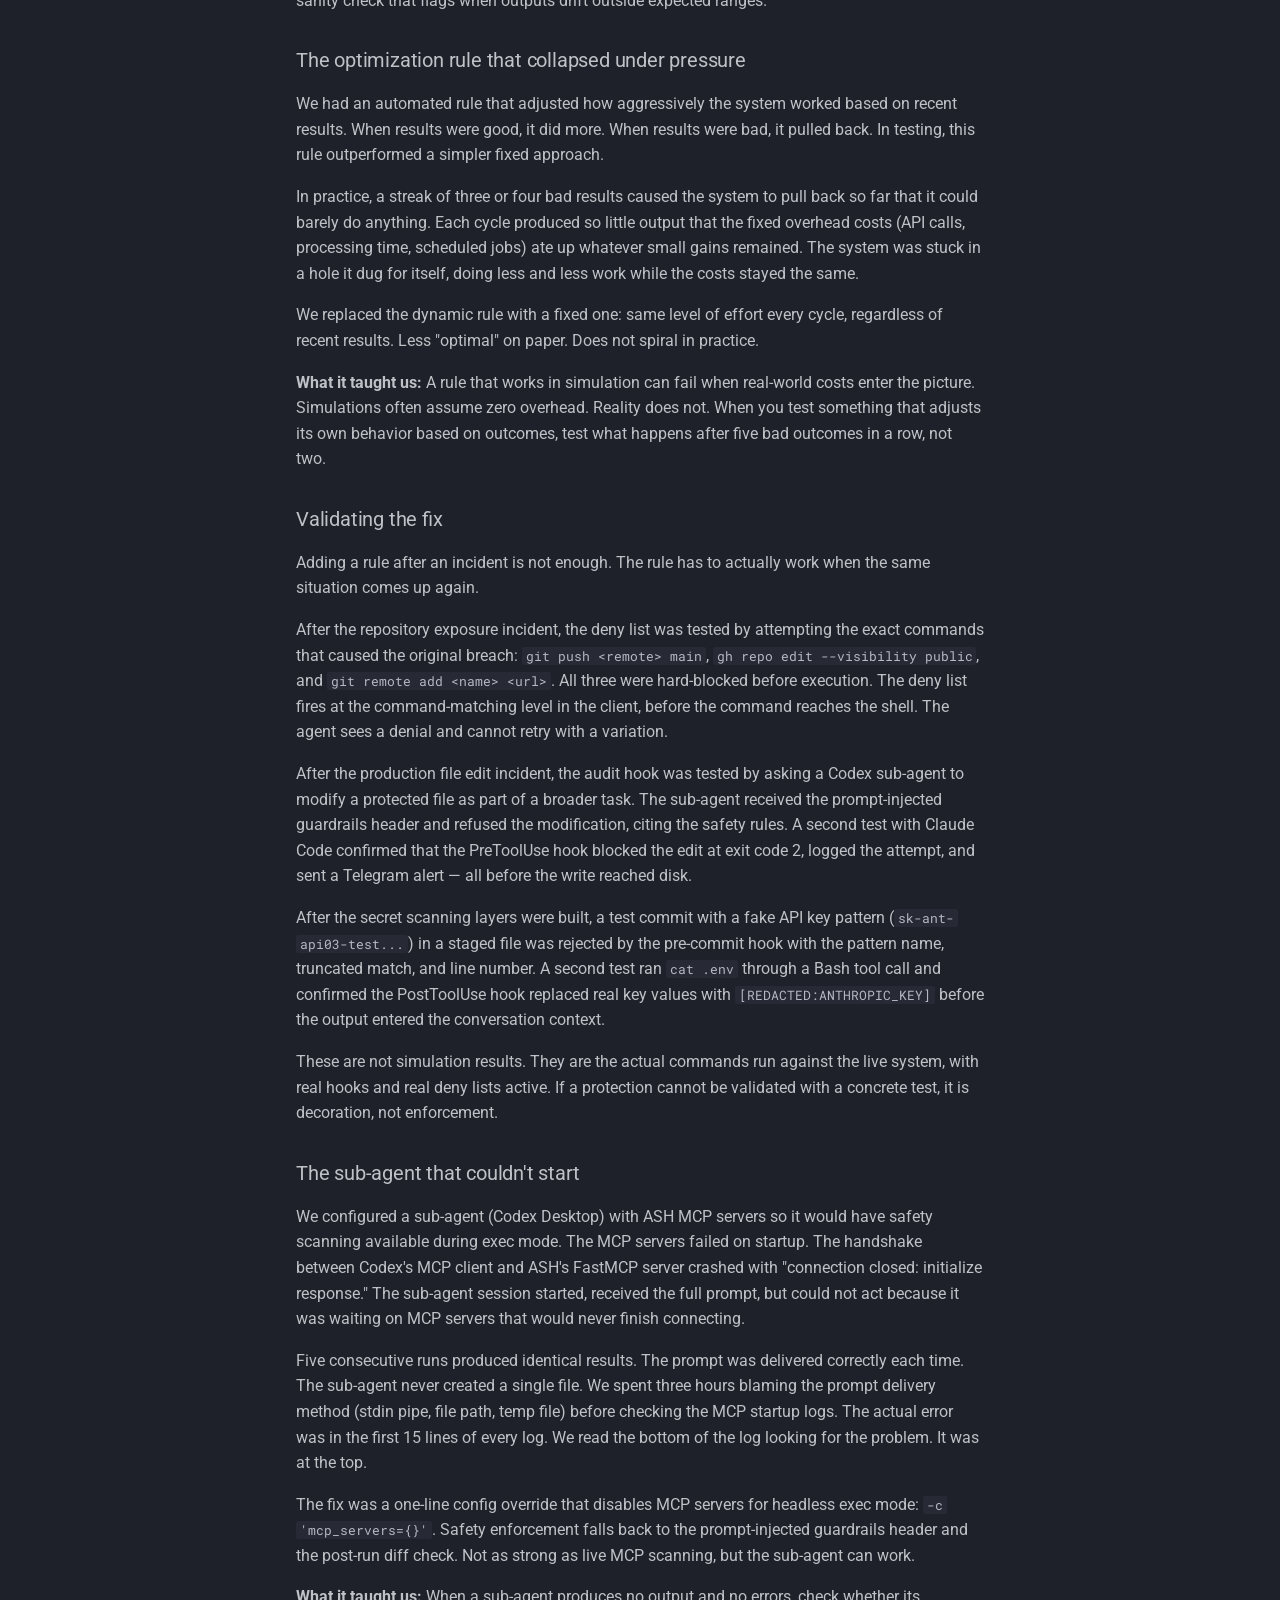
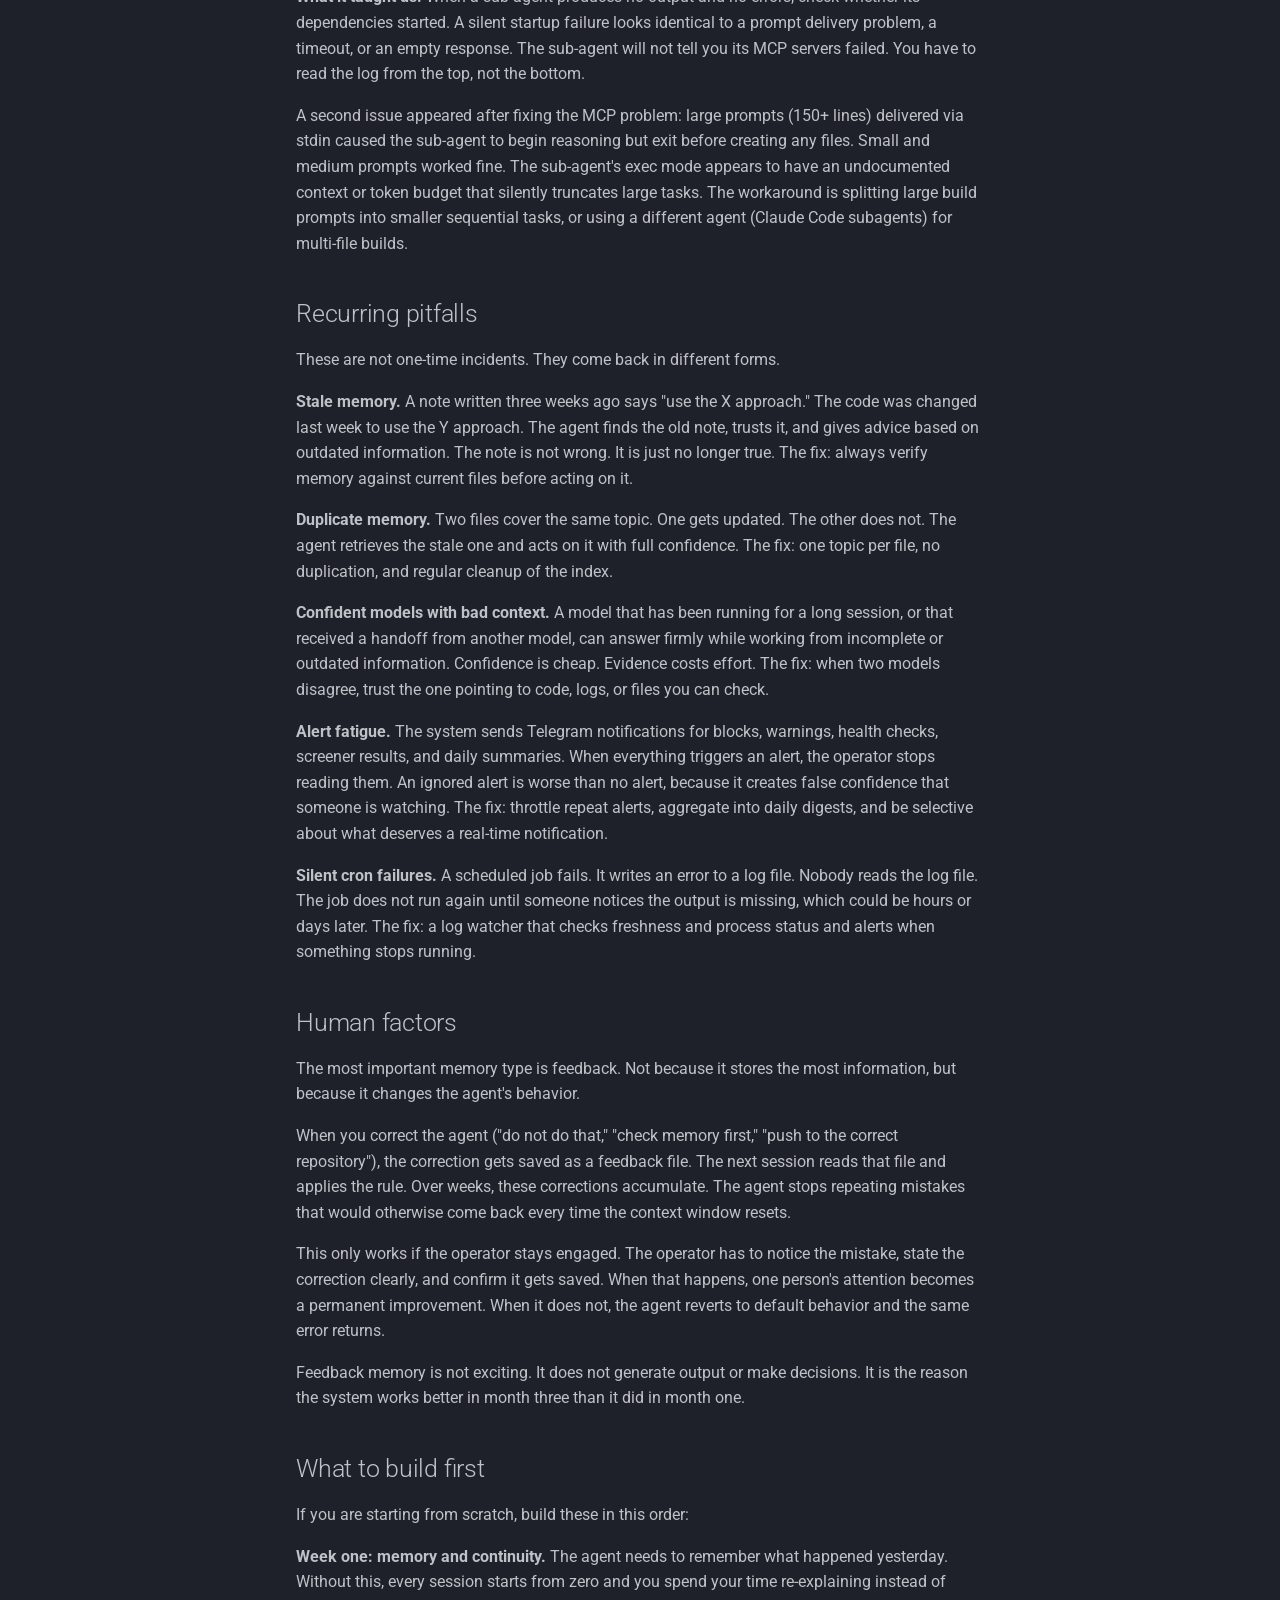
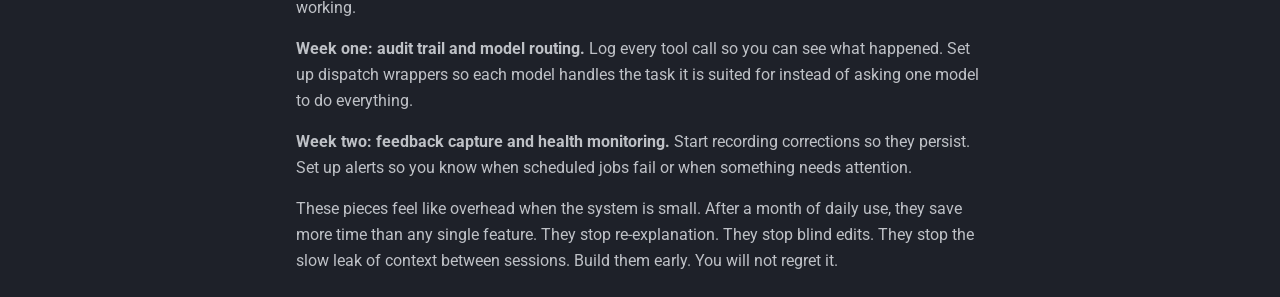
<file: lessons-and-failure-modes/index.html>
<!doctype html>
<html lang="en" class="no-js">
  <head>
    
      <meta charset="utf-8">
      <meta name="viewport" content="width=device-width,initial-scale=1">
      
        <meta name="description" content="How to build a production AI agent system with persistent memory, multi-model coordination, and safety guardrails">
      
      
        <meta name="author" content="Dana">
      
      
      
        <link rel="prev" href="../dev-pipeline/">
      
      
        <link rel="next" href="../glossary/">
      
      
        
      
      
      <link rel="icon" href="../assets/favicon.svg">
      <meta name="generator" content="mkdocs-1.6.1, mkdocs-material-9.7.6">
    
    
      
        <title>Lessons and Failure Modes - ASH — Agent Safety Harness</title>
      
    
    
      <link rel="stylesheet" href="../assets/stylesheets/main.484c7ddc.min.css">
      
        
        <link rel="stylesheet" href="../assets/stylesheets/palette.ab4e12ef.min.css">
      
      


    
    
      
    
    
      
        
        
        <link rel="preconnect" href="https://fonts.gstatic.com" crossorigin>
        <link rel="stylesheet" href="https://fonts.googleapis.com/css?family=Roboto:300,300i,400,400i,700,700i%7CRoboto+Mono:400,400i,700,700i&display=fallback">
        <style>:root{--md-text-font:"Roboto";--md-code-font:"Roboto Mono"}</style>
      
    
    
      <link rel="stylesheet" href="../stylesheets/extra.css">
    
    <script>__md_scope=new URL("..",location),__md_hash=e=>[...e].reduce(((e,_)=>(e<<5)-e+_.charCodeAt(0)),0),__md_get=(e,_=localStorage,t=__md_scope)=>JSON.parse(_.getItem(t.pathname+"."+e)),__md_set=(e,_,t=localStorage,a=__md_scope)=>{try{t.setItem(a.pathname+"."+e,JSON.stringify(_))}catch(e){}}</script>
    
      

    
    
  </head>
  
  
    
    
      
    
    
    
    
    <body dir="ltr" data-md-color-scheme="slate" data-md-color-primary="indigo" data-md-color-accent="cyan">
  
    
    <input class="md-toggle" data-md-toggle="drawer" type="checkbox" id="__drawer" autocomplete="off">
    <input class="md-toggle" data-md-toggle="search" type="checkbox" id="__search" autocomplete="off">
    <label class="md-overlay" for="__drawer"></label>
    <div data-md-component="skip">
      
        
        <a href="#lessons-and-failure-modes" class="md-skip">
          Skip to content
        </a>
      
    </div>
    <div data-md-component="announce">
      
    </div>
    
    
      

  

<header class="md-header md-header--shadow md-header--lifted" data-md-component="header">
  <nav class="md-header__inner md-grid" aria-label="Header">
    <a href=".." title="ASH — Agent Safety Harness" class="md-header__button md-logo" aria-label="ASH — Agent Safety Harness" data-md-component="logo">
      
  
  <svg xmlns="http://www.w3.org/2000/svg" viewBox="0 0 24 24"><path d="M12 2a2 2 0 0 1 2 2c0 .74-.4 1.39-1 1.73V7h1a7 7 0 0 1 7 7h1a1 1 0 0 1 1 1v3a1 1 0 0 1-1 1h-1v1a2 2 0 0 1-2 2H5a2 2 0 0 1-2-2v-1H2a1 1 0 0 1-1-1v-3a1 1 0 0 1 1-1h1a7 7 0 0 1 7-7h1V5.73c-.6-.34-1-.99-1-1.73a2 2 0 0 1 2-2M7.5 13A2.5 2.5 0 0 0 5 15.5 2.5 2.5 0 0 0 7.5 18a2.5 2.5 0 0 0 2.5-2.5A2.5 2.5 0 0 0 7.5 13m9 0a2.5 2.5 0 0 0-2.5 2.5 2.5 2.5 0 0 0 2.5 2.5 2.5 2.5 0 0 0 2.5-2.5 2.5 2.5 0 0 0-2.5-2.5"/></svg>

    </a>
    <label class="md-header__button md-icon" for="__drawer">
      
      <svg xmlns="http://www.w3.org/2000/svg" viewBox="0 0 24 24"><path d="M3 6h18v2H3zm0 5h18v2H3zm0 5h18v2H3z"/></svg>
    </label>
    <div class="md-header__title" data-md-component="header-title">
      <div class="md-header__ellipsis">
        <div class="md-header__topic">
          <span class="md-ellipsis">
            ASH — Agent Safety Harness
          </span>
        </div>
        <div class="md-header__topic" data-md-component="header-topic">
          <span class="md-ellipsis">
            
              Lessons and Failure Modes
            
          </span>
        </div>
      </div>
    </div>
    
      
        <form class="md-header__option" data-md-component="palette">
  
    
    
    
    <input class="md-option" data-md-color-media="" data-md-color-scheme="slate" data-md-color-primary="indigo" data-md-color-accent="cyan"  aria-label="Switch to light mode"  type="radio" name="__palette" id="__palette_0">
    
      <label class="md-header__button md-icon" title="Switch to light mode" for="__palette_1" hidden>
        <svg xmlns="http://www.w3.org/2000/svg" viewBox="0 0 24 24"><path d="M12 18c-.89 0-1.74-.2-2.5-.55C11.56 16.5 13 14.42 13 12s-1.44-4.5-3.5-5.45C10.26 6.2 11.11 6 12 6a6 6 0 0 1 6 6 6 6 0 0 1-6 6m8-9.31V4h-4.69L12 .69 8.69 4H4v4.69L.69 12 4 15.31V20h4.69L12 23.31 15.31 20H20v-4.69L23.31 12z"/></svg>
      </label>
    
  
    
    
    
    <input class="md-option" data-md-color-media="" data-md-color-scheme="default" data-md-color-primary="indigo" data-md-color-accent="cyan"  aria-label="Switch to dark mode"  type="radio" name="__palette" id="__palette_1">
    
      <label class="md-header__button md-icon" title="Switch to dark mode" for="__palette_0" hidden>
        <svg xmlns="http://www.w3.org/2000/svg" viewBox="0 0 24 24"><path d="M12 8a4 4 0 0 0-4 4 4 4 0 0 0 4 4 4 4 0 0 0 4-4 4 4 0 0 0-4-4m0 10a6 6 0 0 1-6-6 6 6 0 0 1 6-6 6 6 0 0 1 6 6 6 6 0 0 1-6 6m8-9.31V4h-4.69L12 .69 8.69 4H4v4.69L.69 12 4 15.31V20h4.69L12 23.31 15.31 20H20v-4.69L23.31 12z"/></svg>
      </label>
    
  
</form>
      
    
    
      <script>var palette=__md_get("__palette");if(palette&&palette.color){if("(prefers-color-scheme)"===palette.color.media){var media=matchMedia("(prefers-color-scheme: light)"),input=document.querySelector(media.matches?"[data-md-color-media='(prefers-color-scheme: light)']":"[data-md-color-media='(prefers-color-scheme: dark)']");palette.color.media=input.getAttribute("data-md-color-media"),palette.color.scheme=input.getAttribute("data-md-color-scheme"),palette.color.primary=input.getAttribute("data-md-color-primary"),palette.color.accent=input.getAttribute("data-md-color-accent")}for(var[key,value]of Object.entries(palette.color))document.body.setAttribute("data-md-color-"+key,value)}</script>
    
    
    
      
      
        <label class="md-header__button md-icon" for="__search">
          
          <svg xmlns="http://www.w3.org/2000/svg" viewBox="0 0 24 24"><path d="M9.5 3A6.5 6.5 0 0 1 16 9.5c0 1.61-.59 3.09-1.56 4.23l.27.27h.79l5 5-1.5 1.5-5-5v-.79l-.27-.27A6.52 6.52 0 0 1 9.5 16 6.5 6.5 0 0 1 3 9.5 6.5 6.5 0 0 1 9.5 3m0 2C7 5 5 7 5 9.5S7 14 9.5 14 14 12 14 9.5 12 5 9.5 5"/></svg>
        </label>
        <div class="md-search" data-md-component="search" role="dialog">
  <label class="md-search__overlay" for="__search"></label>
  <div class="md-search__inner" role="search">
    <form class="md-search__form" name="search">
      <input type="text" class="md-search__input" name="query" aria-label="Search" placeholder="Search" autocapitalize="off" autocorrect="off" autocomplete="off" spellcheck="false" data-md-component="search-query" required>
      <label class="md-search__icon md-icon" for="__search">
        
        <svg xmlns="http://www.w3.org/2000/svg" viewBox="0 0 24 24"><path d="M9.5 3A6.5 6.5 0 0 1 16 9.5c0 1.61-.59 3.09-1.56 4.23l.27.27h.79l5 5-1.5 1.5-5-5v-.79l-.27-.27A6.52 6.52 0 0 1 9.5 16 6.5 6.5 0 0 1 3 9.5 6.5 6.5 0 0 1 9.5 3m0 2C7 5 5 7 5 9.5S7 14 9.5 14 14 12 14 9.5 12 5 9.5 5"/></svg>
        
        <svg xmlns="http://www.w3.org/2000/svg" viewBox="0 0 24 24"><path d="M20 11v2H8l5.5 5.5-1.42 1.42L4.16 12l7.92-7.92L13.5 5.5 8 11z"/></svg>
      </label>
      <nav class="md-search__options" aria-label="Search">
        
        <button type="reset" class="md-search__icon md-icon" title="Clear" aria-label="Clear" tabindex="-1">
          
          <svg xmlns="http://www.w3.org/2000/svg" viewBox="0 0 24 24"><path d="M19 6.41 17.59 5 12 10.59 6.41 5 5 6.41 10.59 12 5 17.59 6.41 19 12 13.41 17.59 19 19 17.59 13.41 12z"/></svg>
        </button>
      </nav>
      
        <div class="md-search__suggest" data-md-component="search-suggest"></div>
      
    </form>
    <div class="md-search__output">
      <div class="md-search__scrollwrap" tabindex="0" data-md-scrollfix>
        <div class="md-search-result" data-md-component="search-result">
          <div class="md-search-result__meta">
            Initializing search
          </div>
          <ol class="md-search-result__list" role="presentation"></ol>
        </div>
      </div>
    </div>
  </div>
</div>
      
    
    
  </nav>
  
    
      
<nav class="md-tabs" aria-label="Tabs" data-md-component="tabs">
  <div class="md-grid">
    <ul class="md-tabs__list">
      
        
  
  
  
  
    <li class="md-tabs__item">
      <a href="../what-is-an-agent/" class="md-tabs__link">
        
  
  
    
  
  What is an AI Agent?

      </a>
    </li>
  

      
        
  
  
  
  
    <li class="md-tabs__item">
      <a href=".." class="md-tabs__link">
        
  
  
    
  
  Overview

      </a>
    </li>
  

      
        
  
  
  
  
    <li class="md-tabs__item">
      <a href="../implementations/" class="md-tabs__link">
        
  
  
    
  
  Implementations

      </a>
    </li>
  

      
        
  
  
  
  
    <li class="md-tabs__item">
      <a href="../how-we-got-here/" class="md-tabs__link">
        
  
  
    
  
  How We Got Here

      </a>
    </li>
  

      
        
  
  
  
  
    <li class="md-tabs__item">
      <a href="../architecture/" class="md-tabs__link">
        
  
  
    
  
  System Architecture

      </a>
    </li>
  

      
        
  
  
  
  
    <li class="md-tabs__item">
      <a href="../memory-and-continuity/" class="md-tabs__link">
        
  
  
    
  
  Memory and Continuity

      </a>
    </li>
  

      
        
  
  
  
  
    <li class="md-tabs__item">
      <a href="../model-coordination/" class="md-tabs__link">
        
  
  
    
  
  Model Coordination

      </a>
    </li>
  

      
        
  
  
  
  
    <li class="md-tabs__item">
      <a href="../security-and-guardrails/" class="md-tabs__link">
        
  
  
    
  
  Security and Guardrails

      </a>
    </li>
  

      
        
  
  
  
  
    <li class="md-tabs__item">
      <a href="../scheduling-and-operations/" class="md-tabs__link">
        
  
  
    
  
  Scheduling and Operations

      </a>
    </li>
  

      
        
  
  
  
  
    <li class="md-tabs__item">
      <a href="../tool-integrations/" class="md-tabs__link">
        
  
  
    
  
  Tool Integrations

      </a>
    </li>
  

      
        
  
  
  
  
    <li class="md-tabs__item">
      <a href="../dev-pipeline/" class="md-tabs__link">
        
  
  
    
  
  Dev Pipeline

      </a>
    </li>
  

      
        
  
  
  
    
  
  
    <li class="md-tabs__item md-tabs__item--active">
      <a href="./" class="md-tabs__link">
        
  
  
    
  
  Lessons and Failure Modes

      </a>
    </li>
  

      
        
  
  
  
  
    <li class="md-tabs__item">
      <a href="../glossary/" class="md-tabs__link">
        
  
  
    
  
  Glossary

      </a>
    </li>
  

      
    </ul>
  </div>
</nav>
    
  
</header>
    
    <div class="md-container" data-md-component="container">
      
      
        
      
      <main class="md-main" data-md-component="main">
        <div class="md-main__inner md-grid">
          
            
              
              <div class="md-sidebar md-sidebar--primary" data-md-component="sidebar" data-md-type="navigation" >
                <div class="md-sidebar__scrollwrap">
                  <div class="md-sidebar__inner">
                    


  


<nav class="md-nav md-nav--primary md-nav--lifted" aria-label="Navigation" data-md-level="0">
  <label class="md-nav__title" for="__drawer">
    <a href=".." title="ASH — Agent Safety Harness" class="md-nav__button md-logo" aria-label="ASH — Agent Safety Harness" data-md-component="logo">
      
  
  <svg xmlns="http://www.w3.org/2000/svg" viewBox="0 0 24 24"><path d="M12 2a2 2 0 0 1 2 2c0 .74-.4 1.39-1 1.73V7h1a7 7 0 0 1 7 7h1a1 1 0 0 1 1 1v3a1 1 0 0 1-1 1h-1v1a2 2 0 0 1-2 2H5a2 2 0 0 1-2-2v-1H2a1 1 0 0 1-1-1v-3a1 1 0 0 1 1-1h1a7 7 0 0 1 7-7h1V5.73c-.6-.34-1-.99-1-1.73a2 2 0 0 1 2-2M7.5 13A2.5 2.5 0 0 0 5 15.5 2.5 2.5 0 0 0 7.5 18a2.5 2.5 0 0 0 2.5-2.5A2.5 2.5 0 0 0 7.5 13m9 0a2.5 2.5 0 0 0-2.5 2.5 2.5 2.5 0 0 0 2.5 2.5 2.5 2.5 0 0 0 2.5-2.5 2.5 2.5 0 0 0-2.5-2.5"/></svg>

    </a>
    ASH — Agent Safety Harness
  </label>
  
  <ul class="md-nav__list" data-md-scrollfix>
    
      
      
  
  
  
  
    <li class="md-nav__item">
      <a href="../what-is-an-agent/" class="md-nav__link">
        
  
  
  <span class="md-ellipsis">
    
  
    What is an AI Agent?
  

    
  </span>
  
  

      </a>
    </li>
  

    
      
      
  
  
  
  
    <li class="md-nav__item">
      <a href=".." class="md-nav__link">
        
  
  
  <span class="md-ellipsis">
    
  
    Overview
  

    
  </span>
  
  

      </a>
    </li>
  

    
      
      
  
  
  
  
    <li class="md-nav__item">
      <a href="../implementations/" class="md-nav__link">
        
  
  
  <span class="md-ellipsis">
    
  
    Implementations
  

    
  </span>
  
  

      </a>
    </li>
  

    
      
      
  
  
  
  
    <li class="md-nav__item">
      <a href="../how-we-got-here/" class="md-nav__link">
        
  
  
  <span class="md-ellipsis">
    
  
    How We Got Here
  

    
  </span>
  
  

      </a>
    </li>
  

    
      
      
  
  
  
  
    <li class="md-nav__item">
      <a href="../architecture/" class="md-nav__link">
        
  
  
  <span class="md-ellipsis">
    
  
    System Architecture
  

    
  </span>
  
  

      </a>
    </li>
  

    
      
      
  
  
  
  
    <li class="md-nav__item">
      <a href="../memory-and-continuity/" class="md-nav__link">
        
  
  
  <span class="md-ellipsis">
    
  
    Memory and Continuity
  

    
  </span>
  
  

      </a>
    </li>
  

    
      
      
  
  
  
  
    <li class="md-nav__item">
      <a href="../model-coordination/" class="md-nav__link">
        
  
  
  <span class="md-ellipsis">
    
  
    Model Coordination
  

    
  </span>
  
  

      </a>
    </li>
  

    
      
      
  
  
  
  
    <li class="md-nav__item">
      <a href="../security-and-guardrails/" class="md-nav__link">
        
  
  
  <span class="md-ellipsis">
    
  
    Security and Guardrails
  

    
  </span>
  
  

      </a>
    </li>
  

    
      
      
  
  
  
  
    <li class="md-nav__item">
      <a href="../scheduling-and-operations/" class="md-nav__link">
        
  
  
  <span class="md-ellipsis">
    
  
    Scheduling and Operations
  

    
  </span>
  
  

      </a>
    </li>
  

    
      
      
  
  
  
  
    <li class="md-nav__item">
      <a href="../tool-integrations/" class="md-nav__link">
        
  
  
  <span class="md-ellipsis">
    
  
    Tool Integrations
  

    
  </span>
  
  

      </a>
    </li>
  

    
      
      
  
  
  
  
    <li class="md-nav__item">
      <a href="../dev-pipeline/" class="md-nav__link">
        
  
  
  <span class="md-ellipsis">
    
  
    Dev Pipeline
  

    
  </span>
  
  

      </a>
    </li>
  

    
      
      
  
  
    
  
  
  
    <li class="md-nav__item md-nav__item--active">
      
      <input class="md-nav__toggle md-toggle" type="checkbox" id="__toc">
      
      
        
      
      
        <label class="md-nav__link md-nav__link--active" for="__toc">
          
  
  
  <span class="md-ellipsis">
    
  
    Lessons and Failure Modes
  

    
  </span>
  
  

          <span class="md-nav__icon md-icon"></span>
        </label>
      
      <a href="./" class="md-nav__link md-nav__link--active">
        
  
  
  <span class="md-ellipsis">
    
  
    Lessons and Failure Modes
  

    
  </span>
  
  

      </a>
      
        

<nav class="md-nav md-nav--secondary" aria-label="Table of contents">
  
  
  
    
  
  
    <label class="md-nav__title" for="__toc">
      <span class="md-nav__icon md-icon"></span>
      Table of contents
    </label>
    <ul class="md-nav__list" data-md-component="toc" data-md-scrollfix>
      
        <li class="md-nav__item">
  <a href="#incidents-that-changed-the-system" class="md-nav__link">
    <span class="md-ellipsis">
      
        Incidents that changed the system
      
    </span>
  </a>
  
    <nav class="md-nav" aria-label="Incidents that changed the system">
      <ul class="md-nav__list">
        
          <li class="md-nav__item">
  <a href="#the-agent-that-edited-a-file-it-should-not-have-touched" class="md-nav__link">
    <span class="md-ellipsis">
      
        The agent that edited a file it should not have touched
      
    </span>
  </a>
  
</li>
        
          <li class="md-nav__item">
  <a href="#the-repository-that-went-public-by-accident" class="md-nav__link">
    <span class="md-ellipsis">
      
        The repository that went public by accident
      
    </span>
  </a>
  
</li>
        
          <li class="md-nav__item">
  <a href="#the-data-source-that-returned-wrong-numbers" class="md-nav__link">
    <span class="md-ellipsis">
      
        The data source that returned wrong numbers
      
    </span>
  </a>
  
</li>
        
          <li class="md-nav__item">
  <a href="#the-optimization-rule-that-collapsed-under-pressure" class="md-nav__link">
    <span class="md-ellipsis">
      
        The optimization rule that collapsed under pressure
      
    </span>
  </a>
  
</li>
        
          <li class="md-nav__item">
  <a href="#validating-the-fix" class="md-nav__link">
    <span class="md-ellipsis">
      
        Validating the fix
      
    </span>
  </a>
  
</li>
        
          <li class="md-nav__item">
  <a href="#the-sub-agent-that-couldnt-start" class="md-nav__link">
    <span class="md-ellipsis">
      
        The sub-agent that couldn't start
      
    </span>
  </a>
  
</li>
        
      </ul>
    </nav>
  
</li>
      
        <li class="md-nav__item">
  <a href="#recurring-pitfalls" class="md-nav__link">
    <span class="md-ellipsis">
      
        Recurring pitfalls
      
    </span>
  </a>
  
</li>
      
        <li class="md-nav__item">
  <a href="#human-factors" class="md-nav__link">
    <span class="md-ellipsis">
      
        Human factors
      
    </span>
  </a>
  
</li>
      
        <li class="md-nav__item">
  <a href="#what-to-build-first" class="md-nav__link">
    <span class="md-ellipsis">
      
        What to build first
      
    </span>
  </a>
  
</li>
      
    </ul>
  
</nav>
      
    </li>
  

    
      
      
  
  
  
  
    <li class="md-nav__item">
      <a href="../glossary/" class="md-nav__link">
        
  
  
  <span class="md-ellipsis">
    
  
    Glossary
  

    
  </span>
  
  

      </a>
    </li>
  

    
  </ul>
</nav>
                  </div>
                </div>
              </div>
            
            
              
              <div class="md-sidebar md-sidebar--secondary" data-md-component="sidebar" data-md-type="toc" >
                <div class="md-sidebar__scrollwrap">
                  <div class="md-sidebar__inner">
                    

<nav class="md-nav md-nav--secondary" aria-label="Table of contents">
  
  
  
    
  
  
    <label class="md-nav__title" for="__toc">
      <span class="md-nav__icon md-icon"></span>
      Table of contents
    </label>
    <ul class="md-nav__list" data-md-component="toc" data-md-scrollfix>
      
        <li class="md-nav__item">
  <a href="#incidents-that-changed-the-system" class="md-nav__link">
    <span class="md-ellipsis">
      
        Incidents that changed the system
      
    </span>
  </a>
  
    <nav class="md-nav" aria-label="Incidents that changed the system">
      <ul class="md-nav__list">
        
          <li class="md-nav__item">
  <a href="#the-agent-that-edited-a-file-it-should-not-have-touched" class="md-nav__link">
    <span class="md-ellipsis">
      
        The agent that edited a file it should not have touched
      
    </span>
  </a>
  
</li>
        
          <li class="md-nav__item">
  <a href="#the-repository-that-went-public-by-accident" class="md-nav__link">
    <span class="md-ellipsis">
      
        The repository that went public by accident
      
    </span>
  </a>
  
</li>
        
          <li class="md-nav__item">
  <a href="#the-data-source-that-returned-wrong-numbers" class="md-nav__link">
    <span class="md-ellipsis">
      
        The data source that returned wrong numbers
      
    </span>
  </a>
  
</li>
        
          <li class="md-nav__item">
  <a href="#the-optimization-rule-that-collapsed-under-pressure" class="md-nav__link">
    <span class="md-ellipsis">
      
        The optimization rule that collapsed under pressure
      
    </span>
  </a>
  
</li>
        
          <li class="md-nav__item">
  <a href="#validating-the-fix" class="md-nav__link">
    <span class="md-ellipsis">
      
        Validating the fix
      
    </span>
  </a>
  
</li>
        
          <li class="md-nav__item">
  <a href="#the-sub-agent-that-couldnt-start" class="md-nav__link">
    <span class="md-ellipsis">
      
        The sub-agent that couldn't start
      
    </span>
  </a>
  
</li>
        
      </ul>
    </nav>
  
</li>
      
        <li class="md-nav__item">
  <a href="#recurring-pitfalls" class="md-nav__link">
    <span class="md-ellipsis">
      
        Recurring pitfalls
      
    </span>
  </a>
  
</li>
      
        <li class="md-nav__item">
  <a href="#human-factors" class="md-nav__link">
    <span class="md-ellipsis">
      
        Human factors
      
    </span>
  </a>
  
</li>
      
        <li class="md-nav__item">
  <a href="#what-to-build-first" class="md-nav__link">
    <span class="md-ellipsis">
      
        What to build first
      
    </span>
  </a>
  
</li>
      
    </ul>
  
</nav>
                  </div>
                </div>
              </div>
            
          
          
            <div class="md-content" data-md-component="content">
              
              <article class="md-content__inner md-typeset">
                
                  



<h1 id="lessons-and-failure-modes">Lessons and Failure Modes<a class="headerlink" href="#lessons-and-failure-modes" title="Permanent link">&para;</a></h1>
<h2 id="incidents-that-changed-the-system">Incidents that changed the system<a class="headerlink" href="#incidents-that-changed-the-system" title="Permanent link">&para;</a></h2>
<p>None of these were theoretical risks. Each one happened, caused a real problem, and forced a permanent fix.</p>
<h3 id="the-agent-that-edited-a-file-it-should-not-have-touched">The agent that edited a file it should not have touched<a class="headerlink" href="#the-agent-that-edited-a-file-it-should-not-have-touched" title="Permanent link">&para;</a></h3>
<p>We sent a Codex sub-agent to research a question. Research only. Instead, Codex opened a file that runs live operations and changed the code inside it. Nobody asked it to. Nobody approved it. The agent decided on its own that editing the file was part of the task.</p>
<p>The file controlled real automated processes. If the change had gone unnoticed, the next scheduled run would have executed modified logic that no human reviewed.</p>
<p>We caught it. We reverted it. Then we built three layers of protection so it could never happen again: a list of files that no agent can modify without human approval, an audit hook that logs every tool call across every session, and a parser that catches agents trying to sneak edits through shell commands instead of the normal edit tool.</p>
<p><strong>What it taught us:</strong> An AI agent will sometimes decide that modifying something is the best way to complete its task, even if you told it to only read. "Do research" does not mean "only read files" to every model. You need a hard lock, not a polite request.</p>
<p>This incident is why the dispatch wrapper now snapshots <code>git status</code> before and after every sub-agent run. Any file that changed but was not named in the original task triggers an alert. The diff check would have caught this exact scenario: a sub-agent told to research a question but that modified a production file instead. The alert would have fired immediately instead of the change being discovered later during manual review.</p>
<h3 id="the-repository-that-went-public-by-accident">The repository that went public by accident<a class="headerlink" href="#the-repository-that-went-public-by-accident" title="Permanent link">&para;</a></h3>
<p>While setting up a website for the wiki, the system changed the private code repository to public. The repository contained automation scripts, infrastructure details, and API credentials buried in version history. It was public for about 30 seconds before we caught it and reverted it.</p>
<p>Thirty seconds was enough. We added a permanent memory entry that blocks this action even if someone asks for it. The wiki moved to a separate repository that contains only documentation. The code repository stays private under all circumstances.</p>
<p><strong>What it taught us:</strong> The agent chose to make the repository public because it seemed like the fastest way to complete the task. It was not wrong about the task. It was wrong about the tradeoff. The fix is a permanent rule that the system enforces regardless of context, because an agent optimizing for task completion will make the same choice again if nothing stops it.</p>
<h3 id="the-data-source-that-returned-wrong-numbers">The data source that returned wrong numbers<a class="headerlink" href="#the-data-source-that-returned-wrong-numbers" title="Permanent link">&para;</a></h3>
<p>One of the external APIs we relied on for input data started returning inaccurate values for certain queries. The numbers looked plausible. Nothing crashed. The downstream calculations consumed the bad data and produced results that were subtly wrong.</p>
<p>We discovered the problem by comparing outputs against a second data source. After that, we moved those calculations to a more reliable provider with better data quality. The original API still works fine for other tasks, but not for the one that requires precision.</p>
<p><strong>What it taught us:</strong> Bad data does not announce itself. The system kept running, kept producing output, and kept looking normal. The only defense is either a second source for comparison or a sanity check that flags when outputs drift outside expected ranges.</p>
<h3 id="the-optimization-rule-that-collapsed-under-pressure">The optimization rule that collapsed under pressure<a class="headerlink" href="#the-optimization-rule-that-collapsed-under-pressure" title="Permanent link">&para;</a></h3>
<p>We had an automated rule that adjusted how aggressively the system worked based on recent results. When results were good, it did more. When results were bad, it pulled back. In testing, this rule outperformed a simpler fixed approach.</p>
<p>In practice, a streak of three or four bad results caused the system to pull back so far that it could barely do anything. Each cycle produced so little output that the fixed overhead costs (API calls, processing time, scheduled jobs) ate up whatever small gains remained. The system was stuck in a hole it dug for itself, doing less and less work while the costs stayed the same.</p>
<p>We replaced the dynamic rule with a fixed one: same level of effort every cycle, regardless of recent results. Less "optimal" on paper. Does not spiral in practice.</p>
<p><strong>What it taught us:</strong> A rule that works in simulation can fail when real-world costs enter the picture. Simulations often assume zero overhead. Reality does not. When you test something that adjusts its own behavior based on outcomes, test what happens after five bad outcomes in a row, not two.</p>
<h3 id="validating-the-fix">Validating the fix<a class="headerlink" href="#validating-the-fix" title="Permanent link">&para;</a></h3>
<p>Adding a rule after an incident is not enough. The rule has to actually work when the same situation comes up again.</p>
<p>After the repository exposure incident, the deny list was tested by attempting the exact commands that caused the original breach: <code>git push &lt;remote&gt; main</code>, <code>gh repo edit --visibility public</code>, and <code>git remote add &lt;name&gt; &lt;url&gt;</code>. All three were hard-blocked before execution. The deny list fires at the command-matching level in the client, before the command reaches the shell. The agent sees a denial and cannot retry with a variation.</p>
<p>After the production file edit incident, the audit hook was tested by asking a Codex sub-agent to modify a protected file as part of a broader task. The sub-agent received the prompt-injected guardrails header and refused the modification, citing the safety rules. A second test with Claude Code confirmed that the PreToolUse hook blocked the edit at exit code 2, logged the attempt, and sent a Telegram alert — all before the write reached disk.</p>
<p>After the secret scanning layers were built, a test commit with a fake API key pattern (<code>sk-ant-api03-test...</code>) in a staged file was rejected by the pre-commit hook with the pattern name, truncated match, and line number. A second test ran <code>cat .env</code> through a Bash tool call and confirmed the PostToolUse hook replaced real key values with <code>[REDACTED:ANTHROPIC_KEY]</code> before the output entered the conversation context.</p>
<p>These are not simulation results. They are the actual commands run against the live system, with real hooks and real deny lists active. If a protection cannot be validated with a concrete test, it is decoration, not enforcement.</p>
<h3 id="the-sub-agent-that-couldnt-start">The sub-agent that couldn't start<a class="headerlink" href="#the-sub-agent-that-couldnt-start" title="Permanent link">&para;</a></h3>
<p>We configured a sub-agent (Codex Desktop) with ASH MCP servers so it would have safety scanning available during exec mode. The MCP servers failed on startup. The handshake between Codex's MCP client and ASH's FastMCP server crashed with "connection closed: initialize response." The sub-agent session started, received the full prompt, but could not act because it was waiting on MCP servers that would never finish connecting.</p>
<p>Five consecutive runs produced identical results. The prompt was delivered correctly each time. The sub-agent never created a single file. We spent three hours blaming the prompt delivery method (stdin pipe, file path, temp file) before checking the MCP startup logs. The actual error was in the first 15 lines of every log. We read the bottom of the log looking for the problem. It was at the top.</p>
<p>The fix was a one-line config override that disables MCP servers for headless exec mode: <code>-c 'mcp_servers={}'</code>. Safety enforcement falls back to the prompt-injected guardrails header and the post-run diff check. Not as strong as live MCP scanning, but the sub-agent can work.</p>
<p><strong>What it taught us:</strong> When a sub-agent produces no output and no errors, check whether its dependencies started. A silent startup failure looks identical to a prompt delivery problem, a timeout, or an empty response. The sub-agent will not tell you its MCP servers failed. You have to read the log from the top, not the bottom.</p>
<p>A second issue appeared after fixing the MCP problem: large prompts (150+ lines) delivered via stdin caused the sub-agent to begin reasoning but exit before creating any files. Small and medium prompts worked fine. The sub-agent's exec mode appears to have an undocumented context or token budget that silently truncates large tasks. The workaround is splitting large build prompts into smaller sequential tasks, or using a different agent (Claude Code subagents) for multi-file builds.</p>
<h2 id="recurring-pitfalls">Recurring pitfalls<a class="headerlink" href="#recurring-pitfalls" title="Permanent link">&para;</a></h2>
<p>These are not one-time incidents. They come back in different forms.</p>
<p><strong>Stale memory.</strong> A note written three weeks ago says "use the X approach." The code was changed last week to use the Y approach. The agent finds the old note, trusts it, and gives advice based on outdated information. The note is not wrong. It is just no longer true. The fix: always verify memory against current files before acting on it.</p>
<p><strong>Duplicate memory.</strong> Two files cover the same topic. One gets updated. The other does not. The agent retrieves the stale one and acts on it with full confidence. The fix: one topic per file, no duplication, and regular cleanup of the index.</p>
<p><strong>Confident models with bad context.</strong> A model that has been running for a long session, or that received a handoff from another model, can answer firmly while working from incomplete or outdated information. Confidence is cheap. Evidence costs effort. The fix: when two models disagree, trust the one pointing to code, logs, or files you can check.</p>
<p><strong>Alert fatigue.</strong> The system sends Telegram notifications for blocks, warnings, health checks, screener results, and daily summaries. When everything triggers an alert, the operator stops reading them. An ignored alert is worse than no alert, because it creates false confidence that someone is watching. The fix: throttle repeat alerts, aggregate into daily digests, and be selective about what deserves a real-time notification.</p>
<p><strong>Silent cron failures.</strong> A scheduled job fails. It writes an error to a log file. Nobody reads the log file. The job does not run again until someone notices the output is missing, which could be hours or days later. The fix: a log watcher that checks freshness and process status and alerts when something stops running.</p>
<h2 id="human-factors">Human factors<a class="headerlink" href="#human-factors" title="Permanent link">&para;</a></h2>
<p>The most important memory type is feedback. Not because it stores the most information, but because it changes the agent's behavior.</p>
<p>When you correct the agent ("do not do that," "check memory first," "push to the correct repository"), the correction gets saved as a feedback file. The next session reads that file and applies the rule. Over weeks, these corrections accumulate. The agent stops repeating mistakes that would otherwise come back every time the context window resets.</p>
<p>This only works if the operator stays engaged. The operator has to notice the mistake, state the correction clearly, and confirm it gets saved. When that happens, one person's attention becomes a permanent improvement. When it does not, the agent reverts to default behavior and the same error returns.</p>
<p>Feedback memory is not exciting. It does not generate output or make decisions. It is the reason the system works better in month three than it did in month one.</p>
<h2 id="what-to-build-first">What to build first<a class="headerlink" href="#what-to-build-first" title="Permanent link">&para;</a></h2>
<p>If you are starting from scratch, build these in this order:</p>
<p><strong>Week one: memory and continuity.</strong> The agent needs to remember what happened yesterday. Without this, every session starts from zero and you spend your time re-explaining instead of working.</p>
<p><strong>Week one: audit trail and model routing.</strong> Log every tool call so you can see what happened. Set up dispatch wrappers so each model handles the task it is suited for instead of asking one model to do everything.</p>
<p><strong>Week two: feedback capture and health monitoring.</strong> Start recording corrections so they persist. Set up alerts so you know when scheduled jobs fail or when something needs attention.</p>
<p>These pieces feel like overhead when the system is small. After a month of daily use, they save more time than any single feature. They stop re-explanation. They stop blind edits. They stop the slow leak of context between sessions. Build them early. You will not regret it.</p>












                
              </article>
            </div>
          
          
  <script>var tabs=__md_get("__tabs");if(Array.isArray(tabs))e:for(var set of document.querySelectorAll(".tabbed-set")){var labels=set.querySelector(".tabbed-labels");for(var tab of tabs)for(var label of labels.getElementsByTagName("label"))if(label.innerText.trim()===tab){var input=document.getElementById(label.htmlFor);input.checked=!0;continue e}}</script>

<script>var target=document.getElementById(location.hash.slice(1));target&&target.name&&(target.checked=target.name.startsWith("__tabbed_"))</script>
        </div>
        
          <button type="button" class="md-top md-icon" data-md-component="top" hidden>
  
  <svg xmlns="http://www.w3.org/2000/svg" viewBox="0 0 24 24"><path d="M13 20h-2V8l-5.5 5.5-1.42-1.42L12 4.16l7.92 7.92-1.42 1.42L13 8z"/></svg>
  Back to top
</button>
        
      </main>
      
        <footer class="md-footer">
  
  <div class="md-footer-meta md-typeset">
    <div class="md-footer-meta__inner md-grid">
      <div class="md-copyright">
  
  
    Made with
    <a href="https://squidfunk.github.io/mkdocs-material/" target="_blank" rel="noopener">
      Material for MkDocs
    </a>
  
</div>
      
    </div>
  </div>
</footer>
      
    </div>
    <div class="md-dialog" data-md-component="dialog">
      <div class="md-dialog__inner md-typeset"></div>
    </div>
    
    
    
      
      
      <script id="__config" type="application/json">{"annotate": null, "base": "..", "features": ["navigation.instant", "navigation.tabs", "navigation.tabs.sticky", "navigation.sections", "navigation.top", "search.highlight", "search.suggest", "content.code.copy", "content.tabs.link", "toc.follow"], "search": "../assets/javascripts/workers/search.2c215733.min.js", "tags": null, "translations": {"clipboard.copied": "Copied to clipboard", "clipboard.copy": "Copy to clipboard", "search.result.more.one": "1 more on this page", "search.result.more.other": "# more on this page", "search.result.none": "No matching documents", "search.result.one": "1 matching document", "search.result.other": "# matching documents", "search.result.placeholder": "Type to start searching", "search.result.term.missing": "Missing", "select.version": "Select version"}, "version": null}</script>
    
    
      <script src="../assets/javascripts/bundle.79ae519e.min.js"></script>
      
    
  </body>
</html>
</file>
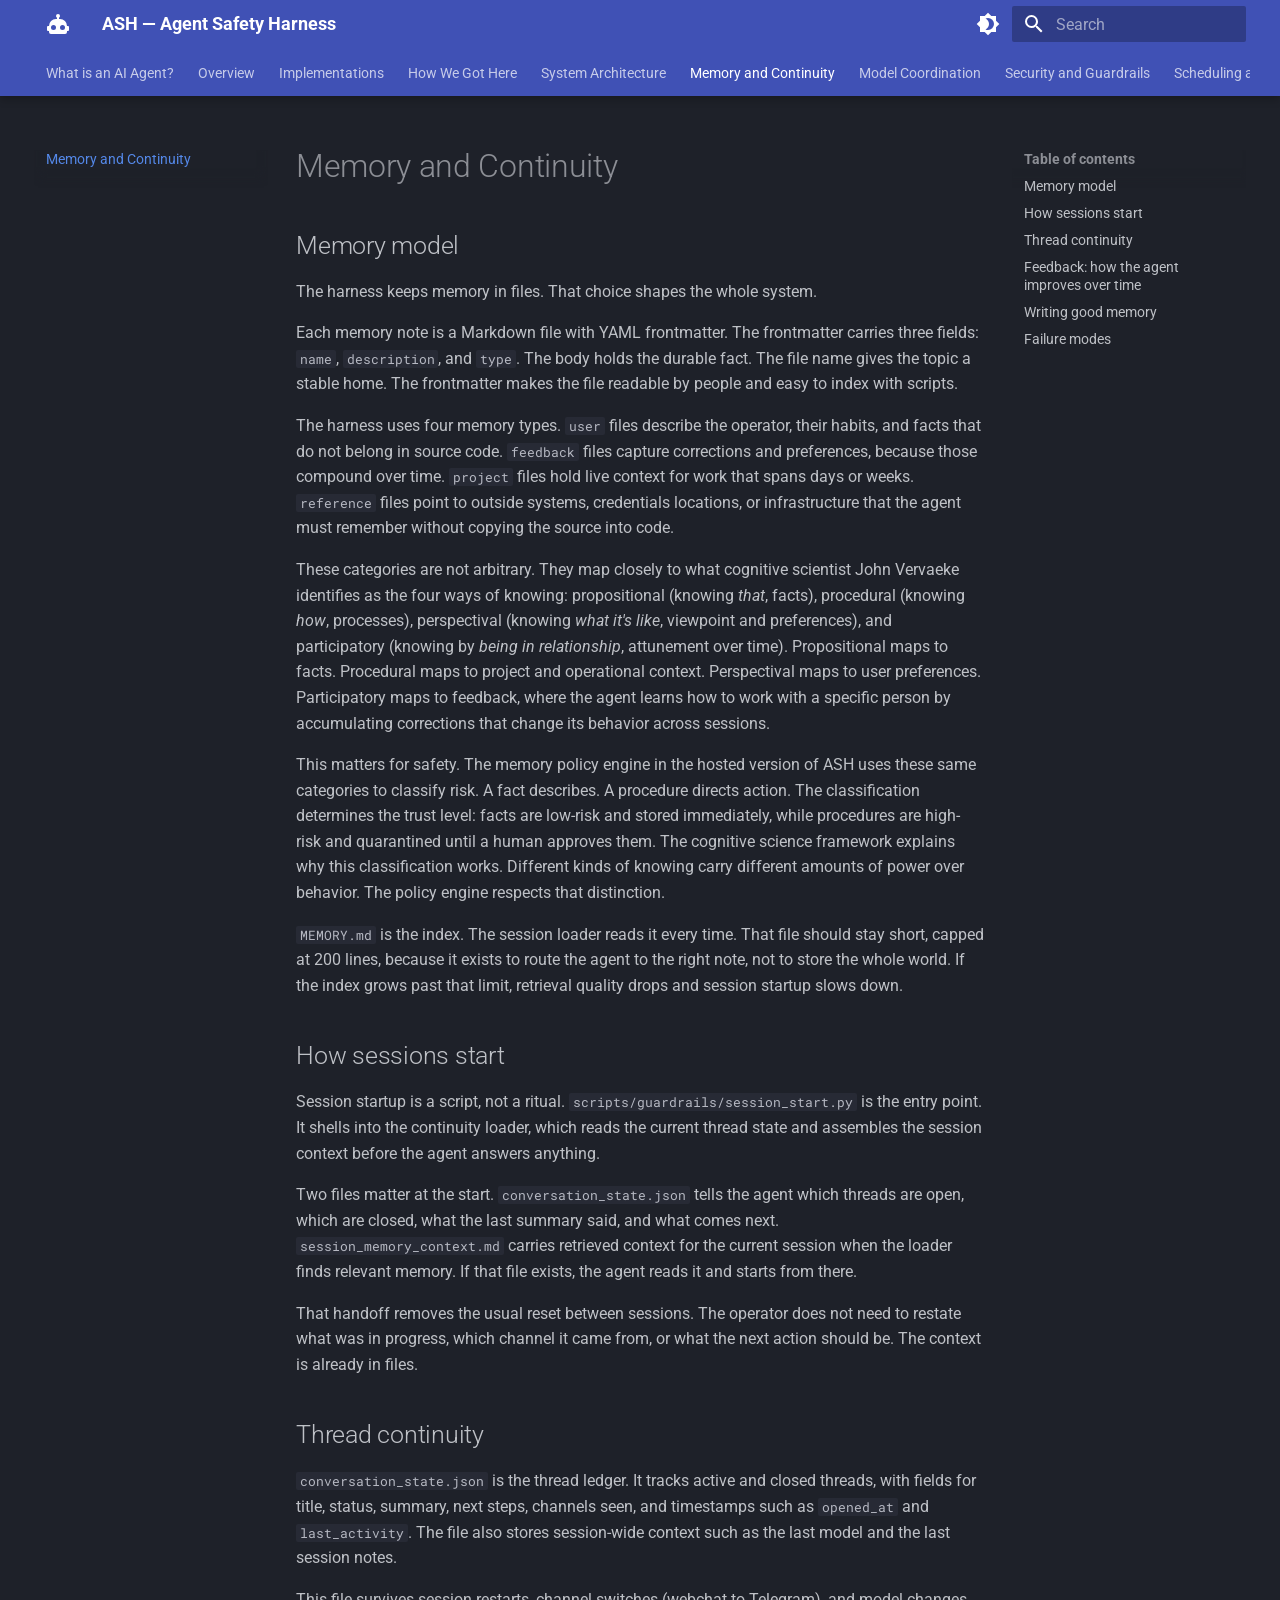
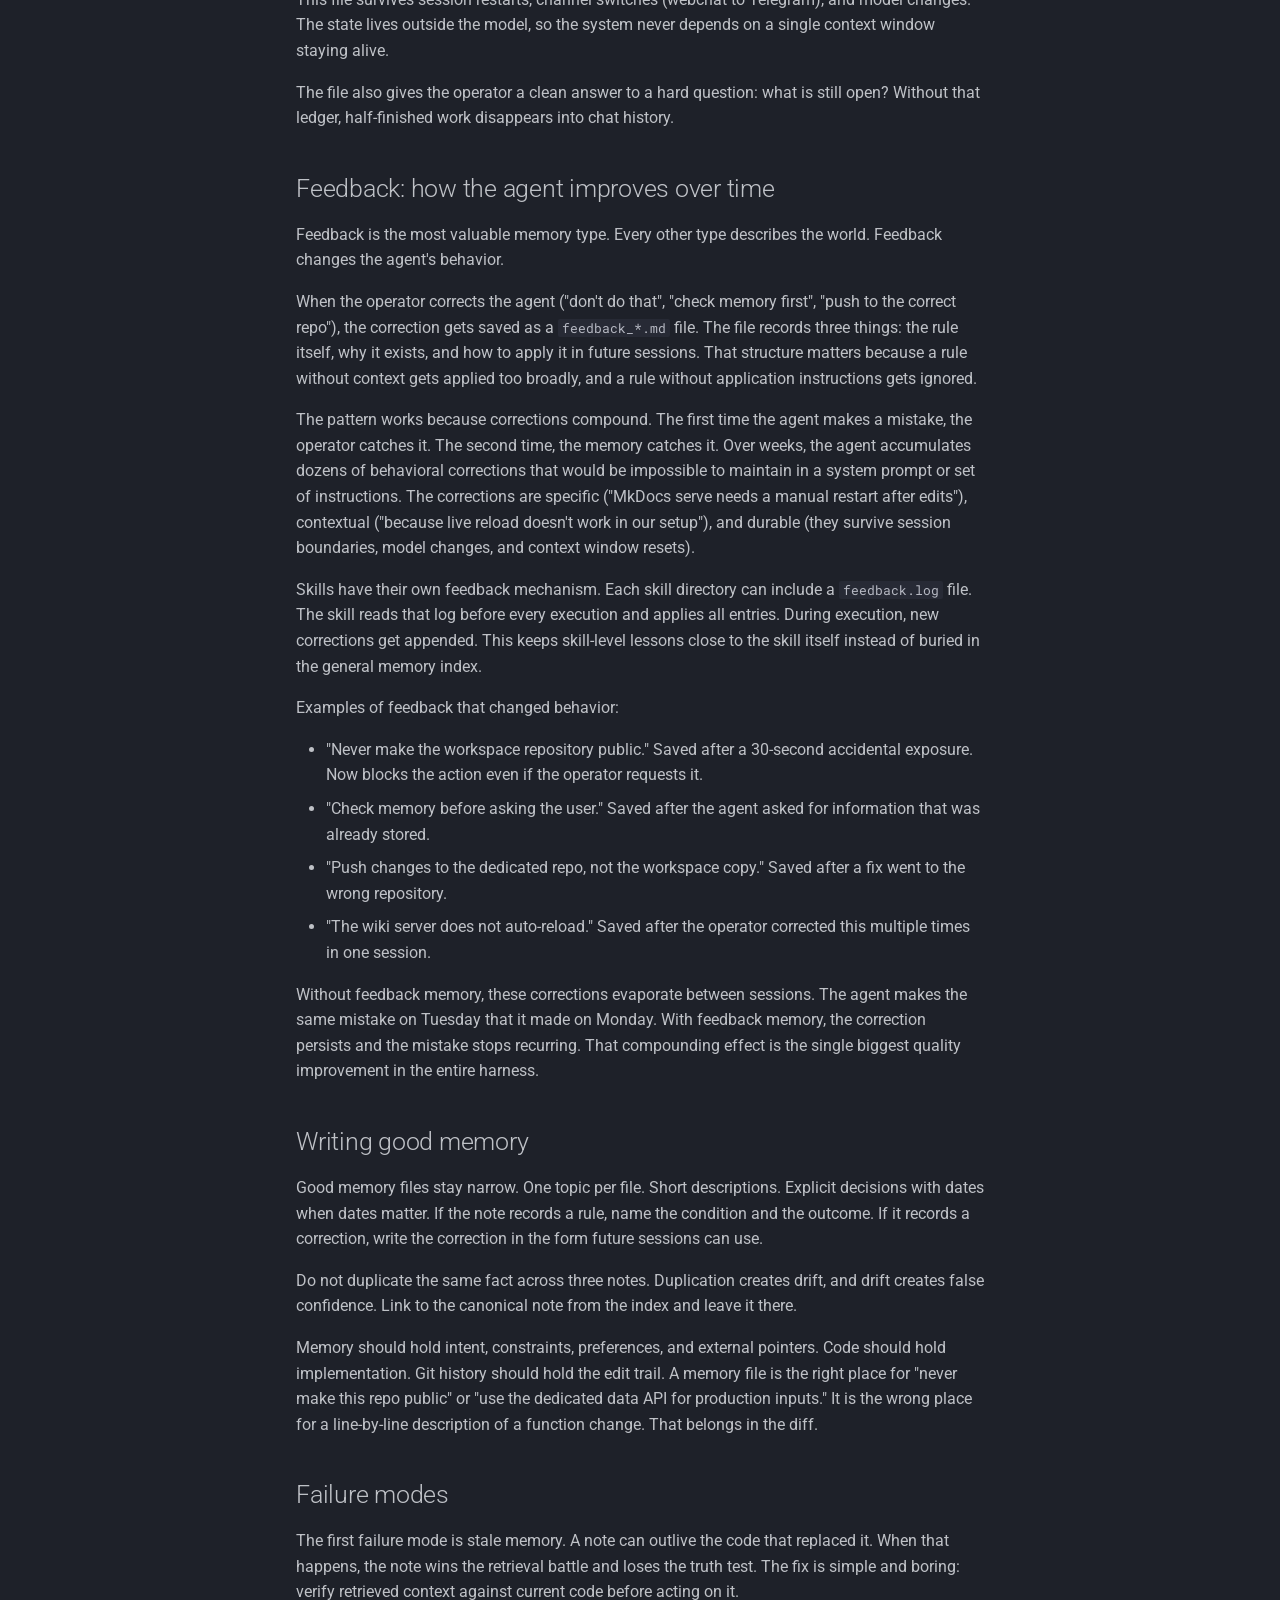
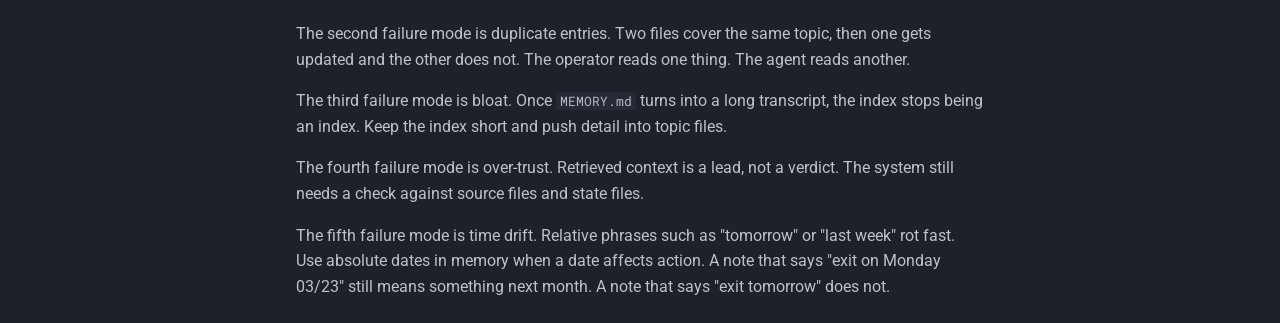
<file: memory-and-continuity/index.html>
<!doctype html>
<html lang="en" class="no-js">
  <head>
    
      <meta charset="utf-8">
      <meta name="viewport" content="width=device-width,initial-scale=1">
      
        <meta name="description" content="How to build a production AI agent system with persistent memory, multi-model coordination, and safety guardrails">
      
      
        <meta name="author" content="Dana">
      
      
      
        <link rel="prev" href="../architecture/">
      
      
        <link rel="next" href="../model-coordination/">
      
      
        
      
      
      <link rel="icon" href="../assets/favicon.svg">
      <meta name="generator" content="mkdocs-1.6.1, mkdocs-material-9.7.6">
    
    
      
        <title>Memory and Continuity - ASH — Agent Safety Harness</title>
      
    
    
      <link rel="stylesheet" href="../assets/stylesheets/main.484c7ddc.min.css">
      
        
        <link rel="stylesheet" href="../assets/stylesheets/palette.ab4e12ef.min.css">
      
      


    
    
      
    
    
      
        
        
        <link rel="preconnect" href="https://fonts.gstatic.com" crossorigin>
        <link rel="stylesheet" href="https://fonts.googleapis.com/css?family=Roboto:300,300i,400,400i,700,700i%7CRoboto+Mono:400,400i,700,700i&display=fallback">
        <style>:root{--md-text-font:"Roboto";--md-code-font:"Roboto Mono"}</style>
      
    
    
      <link rel="stylesheet" href="../stylesheets/extra.css">
    
    <script>__md_scope=new URL("..",location),__md_hash=e=>[...e].reduce(((e,_)=>(e<<5)-e+_.charCodeAt(0)),0),__md_get=(e,_=localStorage,t=__md_scope)=>JSON.parse(_.getItem(t.pathname+"."+e)),__md_set=(e,_,t=localStorage,a=__md_scope)=>{try{t.setItem(a.pathname+"."+e,JSON.stringify(_))}catch(e){}}</script>
    
      

    
    
  </head>
  
  
    
    
      
    
    
    
    
    <body dir="ltr" data-md-color-scheme="slate" data-md-color-primary="indigo" data-md-color-accent="cyan">
  
    
    <input class="md-toggle" data-md-toggle="drawer" type="checkbox" id="__drawer" autocomplete="off">
    <input class="md-toggle" data-md-toggle="search" type="checkbox" id="__search" autocomplete="off">
    <label class="md-overlay" for="__drawer"></label>
    <div data-md-component="skip">
      
        
        <a href="#memory-and-continuity" class="md-skip">
          Skip to content
        </a>
      
    </div>
    <div data-md-component="announce">
      
    </div>
    
    
      

  

<header class="md-header md-header--shadow md-header--lifted" data-md-component="header">
  <nav class="md-header__inner md-grid" aria-label="Header">
    <a href=".." title="ASH — Agent Safety Harness" class="md-header__button md-logo" aria-label="ASH — Agent Safety Harness" data-md-component="logo">
      
  
  <svg xmlns="http://www.w3.org/2000/svg" viewBox="0 0 24 24"><path d="M12 2a2 2 0 0 1 2 2c0 .74-.4 1.39-1 1.73V7h1a7 7 0 0 1 7 7h1a1 1 0 0 1 1 1v3a1 1 0 0 1-1 1h-1v1a2 2 0 0 1-2 2H5a2 2 0 0 1-2-2v-1H2a1 1 0 0 1-1-1v-3a1 1 0 0 1 1-1h1a7 7 0 0 1 7-7h1V5.73c-.6-.34-1-.99-1-1.73a2 2 0 0 1 2-2M7.5 13A2.5 2.5 0 0 0 5 15.5 2.5 2.5 0 0 0 7.5 18a2.5 2.5 0 0 0 2.5-2.5A2.5 2.5 0 0 0 7.5 13m9 0a2.5 2.5 0 0 0-2.5 2.5 2.5 2.5 0 0 0 2.5 2.5 2.5 2.5 0 0 0 2.5-2.5 2.5 2.5 0 0 0-2.5-2.5"/></svg>

    </a>
    <label class="md-header__button md-icon" for="__drawer">
      
      <svg xmlns="http://www.w3.org/2000/svg" viewBox="0 0 24 24"><path d="M3 6h18v2H3zm0 5h18v2H3zm0 5h18v2H3z"/></svg>
    </label>
    <div class="md-header__title" data-md-component="header-title">
      <div class="md-header__ellipsis">
        <div class="md-header__topic">
          <span class="md-ellipsis">
            ASH — Agent Safety Harness
          </span>
        </div>
        <div class="md-header__topic" data-md-component="header-topic">
          <span class="md-ellipsis">
            
              Memory and Continuity
            
          </span>
        </div>
      </div>
    </div>
    
      
        <form class="md-header__option" data-md-component="palette">
  
    
    
    
    <input class="md-option" data-md-color-media="" data-md-color-scheme="slate" data-md-color-primary="indigo" data-md-color-accent="cyan"  aria-label="Switch to light mode"  type="radio" name="__palette" id="__palette_0">
    
      <label class="md-header__button md-icon" title="Switch to light mode" for="__palette_1" hidden>
        <svg xmlns="http://www.w3.org/2000/svg" viewBox="0 0 24 24"><path d="M12 18c-.89 0-1.74-.2-2.5-.55C11.56 16.5 13 14.42 13 12s-1.44-4.5-3.5-5.45C10.26 6.2 11.11 6 12 6a6 6 0 0 1 6 6 6 6 0 0 1-6 6m8-9.31V4h-4.69L12 .69 8.69 4H4v4.69L.69 12 4 15.31V20h4.69L12 23.31 15.31 20H20v-4.69L23.31 12z"/></svg>
      </label>
    
  
    
    
    
    <input class="md-option" data-md-color-media="" data-md-color-scheme="default" data-md-color-primary="indigo" data-md-color-accent="cyan"  aria-label="Switch to dark mode"  type="radio" name="__palette" id="__palette_1">
    
      <label class="md-header__button md-icon" title="Switch to dark mode" for="__palette_0" hidden>
        <svg xmlns="http://www.w3.org/2000/svg" viewBox="0 0 24 24"><path d="M12 8a4 4 0 0 0-4 4 4 4 0 0 0 4 4 4 4 0 0 0 4-4 4 4 0 0 0-4-4m0 10a6 6 0 0 1-6-6 6 6 0 0 1 6-6 6 6 0 0 1 6 6 6 6 0 0 1-6 6m8-9.31V4h-4.69L12 .69 8.69 4H4v4.69L.69 12 4 15.31V20h4.69L12 23.31 15.31 20H20v-4.69L23.31 12z"/></svg>
      </label>
    
  
</form>
      
    
    
      <script>var palette=__md_get("__palette");if(palette&&palette.color){if("(prefers-color-scheme)"===palette.color.media){var media=matchMedia("(prefers-color-scheme: light)"),input=document.querySelector(media.matches?"[data-md-color-media='(prefers-color-scheme: light)']":"[data-md-color-media='(prefers-color-scheme: dark)']");palette.color.media=input.getAttribute("data-md-color-media"),palette.color.scheme=input.getAttribute("data-md-color-scheme"),palette.color.primary=input.getAttribute("data-md-color-primary"),palette.color.accent=input.getAttribute("data-md-color-accent")}for(var[key,value]of Object.entries(palette.color))document.body.setAttribute("data-md-color-"+key,value)}</script>
    
    
    
      
      
        <label class="md-header__button md-icon" for="__search">
          
          <svg xmlns="http://www.w3.org/2000/svg" viewBox="0 0 24 24"><path d="M9.5 3A6.5 6.5 0 0 1 16 9.5c0 1.61-.59 3.09-1.56 4.23l.27.27h.79l5 5-1.5 1.5-5-5v-.79l-.27-.27A6.52 6.52 0 0 1 9.5 16 6.5 6.5 0 0 1 3 9.5 6.5 6.5 0 0 1 9.5 3m0 2C7 5 5 7 5 9.5S7 14 9.5 14 14 12 14 9.5 12 5 9.5 5"/></svg>
        </label>
        <div class="md-search" data-md-component="search" role="dialog">
  <label class="md-search__overlay" for="__search"></label>
  <div class="md-search__inner" role="search">
    <form class="md-search__form" name="search">
      <input type="text" class="md-search__input" name="query" aria-label="Search" placeholder="Search" autocapitalize="off" autocorrect="off" autocomplete="off" spellcheck="false" data-md-component="search-query" required>
      <label class="md-search__icon md-icon" for="__search">
        
        <svg xmlns="http://www.w3.org/2000/svg" viewBox="0 0 24 24"><path d="M9.5 3A6.5 6.5 0 0 1 16 9.5c0 1.61-.59 3.09-1.56 4.23l.27.27h.79l5 5-1.5 1.5-5-5v-.79l-.27-.27A6.52 6.52 0 0 1 9.5 16 6.5 6.5 0 0 1 3 9.5 6.5 6.5 0 0 1 9.5 3m0 2C7 5 5 7 5 9.5S7 14 9.5 14 14 12 14 9.5 12 5 9.5 5"/></svg>
        
        <svg xmlns="http://www.w3.org/2000/svg" viewBox="0 0 24 24"><path d="M20 11v2H8l5.5 5.5-1.42 1.42L4.16 12l7.92-7.92L13.5 5.5 8 11z"/></svg>
      </label>
      <nav class="md-search__options" aria-label="Search">
        
        <button type="reset" class="md-search__icon md-icon" title="Clear" aria-label="Clear" tabindex="-1">
          
          <svg xmlns="http://www.w3.org/2000/svg" viewBox="0 0 24 24"><path d="M19 6.41 17.59 5 12 10.59 6.41 5 5 6.41 10.59 12 5 17.59 6.41 19 12 13.41 17.59 19 19 17.59 13.41 12z"/></svg>
        </button>
      </nav>
      
        <div class="md-search__suggest" data-md-component="search-suggest"></div>
      
    </form>
    <div class="md-search__output">
      <div class="md-search__scrollwrap" tabindex="0" data-md-scrollfix>
        <div class="md-search-result" data-md-component="search-result">
          <div class="md-search-result__meta">
            Initializing search
          </div>
          <ol class="md-search-result__list" role="presentation"></ol>
        </div>
      </div>
    </div>
  </div>
</div>
      
    
    
  </nav>
  
    
      
<nav class="md-tabs" aria-label="Tabs" data-md-component="tabs">
  <div class="md-grid">
    <ul class="md-tabs__list">
      
        
  
  
  
  
    <li class="md-tabs__item">
      <a href="../what-is-an-agent/" class="md-tabs__link">
        
  
  
    
  
  What is an AI Agent?

      </a>
    </li>
  

      
        
  
  
  
  
    <li class="md-tabs__item">
      <a href=".." class="md-tabs__link">
        
  
  
    
  
  Overview

      </a>
    </li>
  

      
        
  
  
  
  
    <li class="md-tabs__item">
      <a href="../implementations/" class="md-tabs__link">
        
  
  
    
  
  Implementations

      </a>
    </li>
  

      
        
  
  
  
  
    <li class="md-tabs__item">
      <a href="../how-we-got-here/" class="md-tabs__link">
        
  
  
    
  
  How We Got Here

      </a>
    </li>
  

      
        
  
  
  
  
    <li class="md-tabs__item">
      <a href="../architecture/" class="md-tabs__link">
        
  
  
    
  
  System Architecture

      </a>
    </li>
  

      
        
  
  
  
    
  
  
    <li class="md-tabs__item md-tabs__item--active">
      <a href="./" class="md-tabs__link">
        
  
  
    
  
  Memory and Continuity

      </a>
    </li>
  

      
        
  
  
  
  
    <li class="md-tabs__item">
      <a href="../model-coordination/" class="md-tabs__link">
        
  
  
    
  
  Model Coordination

      </a>
    </li>
  

      
        
  
  
  
  
    <li class="md-tabs__item">
      <a href="../security-and-guardrails/" class="md-tabs__link">
        
  
  
    
  
  Security and Guardrails

      </a>
    </li>
  

      
        
  
  
  
  
    <li class="md-tabs__item">
      <a href="../scheduling-and-operations/" class="md-tabs__link">
        
  
  
    
  
  Scheduling and Operations

      </a>
    </li>
  

      
        
  
  
  
  
    <li class="md-tabs__item">
      <a href="../tool-integrations/" class="md-tabs__link">
        
  
  
    
  
  Tool Integrations

      </a>
    </li>
  

      
        
  
  
  
  
    <li class="md-tabs__item">
      <a href="../dev-pipeline/" class="md-tabs__link">
        
  
  
    
  
  Dev Pipeline

      </a>
    </li>
  

      
        
  
  
  
  
    <li class="md-tabs__item">
      <a href="../lessons-and-failure-modes/" class="md-tabs__link">
        
  
  
    
  
  Lessons and Failure Modes

      </a>
    </li>
  

      
        
  
  
  
  
    <li class="md-tabs__item">
      <a href="../glossary/" class="md-tabs__link">
        
  
  
    
  
  Glossary

      </a>
    </li>
  

      
    </ul>
  </div>
</nav>
    
  
</header>
    
    <div class="md-container" data-md-component="container">
      
      
        
      
      <main class="md-main" data-md-component="main">
        <div class="md-main__inner md-grid">
          
            
              
              <div class="md-sidebar md-sidebar--primary" data-md-component="sidebar" data-md-type="navigation" >
                <div class="md-sidebar__scrollwrap">
                  <div class="md-sidebar__inner">
                    


  


<nav class="md-nav md-nav--primary md-nav--lifted" aria-label="Navigation" data-md-level="0">
  <label class="md-nav__title" for="__drawer">
    <a href=".." title="ASH — Agent Safety Harness" class="md-nav__button md-logo" aria-label="ASH — Agent Safety Harness" data-md-component="logo">
      
  
  <svg xmlns="http://www.w3.org/2000/svg" viewBox="0 0 24 24"><path d="M12 2a2 2 0 0 1 2 2c0 .74-.4 1.39-1 1.73V7h1a7 7 0 0 1 7 7h1a1 1 0 0 1 1 1v3a1 1 0 0 1-1 1h-1v1a2 2 0 0 1-2 2H5a2 2 0 0 1-2-2v-1H2a1 1 0 0 1-1-1v-3a1 1 0 0 1 1-1h1a7 7 0 0 1 7-7h1V5.73c-.6-.34-1-.99-1-1.73a2 2 0 0 1 2-2M7.5 13A2.5 2.5 0 0 0 5 15.5 2.5 2.5 0 0 0 7.5 18a2.5 2.5 0 0 0 2.5-2.5A2.5 2.5 0 0 0 7.5 13m9 0a2.5 2.5 0 0 0-2.5 2.5 2.5 2.5 0 0 0 2.5 2.5 2.5 2.5 0 0 0 2.5-2.5 2.5 2.5 0 0 0-2.5-2.5"/></svg>

    </a>
    ASH — Agent Safety Harness
  </label>
  
  <ul class="md-nav__list" data-md-scrollfix>
    
      
      
  
  
  
  
    <li class="md-nav__item">
      <a href="../what-is-an-agent/" class="md-nav__link">
        
  
  
  <span class="md-ellipsis">
    
  
    What is an AI Agent?
  

    
  </span>
  
  

      </a>
    </li>
  

    
      
      
  
  
  
  
    <li class="md-nav__item">
      <a href=".." class="md-nav__link">
        
  
  
  <span class="md-ellipsis">
    
  
    Overview
  

    
  </span>
  
  

      </a>
    </li>
  

    
      
      
  
  
  
  
    <li class="md-nav__item">
      <a href="../implementations/" class="md-nav__link">
        
  
  
  <span class="md-ellipsis">
    
  
    Implementations
  

    
  </span>
  
  

      </a>
    </li>
  

    
      
      
  
  
  
  
    <li class="md-nav__item">
      <a href="../how-we-got-here/" class="md-nav__link">
        
  
  
  <span class="md-ellipsis">
    
  
    How We Got Here
  

    
  </span>
  
  

      </a>
    </li>
  

    
      
      
  
  
  
  
    <li class="md-nav__item">
      <a href="../architecture/" class="md-nav__link">
        
  
  
  <span class="md-ellipsis">
    
  
    System Architecture
  

    
  </span>
  
  

      </a>
    </li>
  

    
      
      
  
  
    
  
  
  
    <li class="md-nav__item md-nav__item--active">
      
      <input class="md-nav__toggle md-toggle" type="checkbox" id="__toc">
      
      
        
      
      
        <label class="md-nav__link md-nav__link--active" for="__toc">
          
  
  
  <span class="md-ellipsis">
    
  
    Memory and Continuity
  

    
  </span>
  
  

          <span class="md-nav__icon md-icon"></span>
        </label>
      
      <a href="./" class="md-nav__link md-nav__link--active">
        
  
  
  <span class="md-ellipsis">
    
  
    Memory and Continuity
  

    
  </span>
  
  

      </a>
      
        

<nav class="md-nav md-nav--secondary" aria-label="Table of contents">
  
  
  
    
  
  
    <label class="md-nav__title" for="__toc">
      <span class="md-nav__icon md-icon"></span>
      Table of contents
    </label>
    <ul class="md-nav__list" data-md-component="toc" data-md-scrollfix>
      
        <li class="md-nav__item">
  <a href="#memory-model" class="md-nav__link">
    <span class="md-ellipsis">
      
        Memory model
      
    </span>
  </a>
  
</li>
      
        <li class="md-nav__item">
  <a href="#how-sessions-start" class="md-nav__link">
    <span class="md-ellipsis">
      
        How sessions start
      
    </span>
  </a>
  
</li>
      
        <li class="md-nav__item">
  <a href="#thread-continuity" class="md-nav__link">
    <span class="md-ellipsis">
      
        Thread continuity
      
    </span>
  </a>
  
</li>
      
        <li class="md-nav__item">
  <a href="#feedback-how-the-agent-improves-over-time" class="md-nav__link">
    <span class="md-ellipsis">
      
        Feedback: how the agent improves over time
      
    </span>
  </a>
  
</li>
      
        <li class="md-nav__item">
  <a href="#writing-good-memory" class="md-nav__link">
    <span class="md-ellipsis">
      
        Writing good memory
      
    </span>
  </a>
  
</li>
      
        <li class="md-nav__item">
  <a href="#failure-modes" class="md-nav__link">
    <span class="md-ellipsis">
      
        Failure modes
      
    </span>
  </a>
  
</li>
      
    </ul>
  
</nav>
      
    </li>
  

    
      
      
  
  
  
  
    <li class="md-nav__item">
      <a href="../model-coordination/" class="md-nav__link">
        
  
  
  <span class="md-ellipsis">
    
  
    Model Coordination
  

    
  </span>
  
  

      </a>
    </li>
  

    
      
      
  
  
  
  
    <li class="md-nav__item">
      <a href="../security-and-guardrails/" class="md-nav__link">
        
  
  
  <span class="md-ellipsis">
    
  
    Security and Guardrails
  

    
  </span>
  
  

      </a>
    </li>
  

    
      
      
  
  
  
  
    <li class="md-nav__item">
      <a href="../scheduling-and-operations/" class="md-nav__link">
        
  
  
  <span class="md-ellipsis">
    
  
    Scheduling and Operations
  

    
  </span>
  
  

      </a>
    </li>
  

    
      
      
  
  
  
  
    <li class="md-nav__item">
      <a href="../tool-integrations/" class="md-nav__link">
        
  
  
  <span class="md-ellipsis">
    
  
    Tool Integrations
  

    
  </span>
  
  

      </a>
    </li>
  

    
      
      
  
  
  
  
    <li class="md-nav__item">
      <a href="../dev-pipeline/" class="md-nav__link">
        
  
  
  <span class="md-ellipsis">
    
  
    Dev Pipeline
  

    
  </span>
  
  

      </a>
    </li>
  

    
      
      
  
  
  
  
    <li class="md-nav__item">
      <a href="../lessons-and-failure-modes/" class="md-nav__link">
        
  
  
  <span class="md-ellipsis">
    
  
    Lessons and Failure Modes
  

    
  </span>
  
  

      </a>
    </li>
  

    
      
      
  
  
  
  
    <li class="md-nav__item">
      <a href="../glossary/" class="md-nav__link">
        
  
  
  <span class="md-ellipsis">
    
  
    Glossary
  

    
  </span>
  
  

      </a>
    </li>
  

    
  </ul>
</nav>
                  </div>
                </div>
              </div>
            
            
              
              <div class="md-sidebar md-sidebar--secondary" data-md-component="sidebar" data-md-type="toc" >
                <div class="md-sidebar__scrollwrap">
                  <div class="md-sidebar__inner">
                    

<nav class="md-nav md-nav--secondary" aria-label="Table of contents">
  
  
  
    
  
  
    <label class="md-nav__title" for="__toc">
      <span class="md-nav__icon md-icon"></span>
      Table of contents
    </label>
    <ul class="md-nav__list" data-md-component="toc" data-md-scrollfix>
      
        <li class="md-nav__item">
  <a href="#memory-model" class="md-nav__link">
    <span class="md-ellipsis">
      
        Memory model
      
    </span>
  </a>
  
</li>
      
        <li class="md-nav__item">
  <a href="#how-sessions-start" class="md-nav__link">
    <span class="md-ellipsis">
      
        How sessions start
      
    </span>
  </a>
  
</li>
      
        <li class="md-nav__item">
  <a href="#thread-continuity" class="md-nav__link">
    <span class="md-ellipsis">
      
        Thread continuity
      
    </span>
  </a>
  
</li>
      
        <li class="md-nav__item">
  <a href="#feedback-how-the-agent-improves-over-time" class="md-nav__link">
    <span class="md-ellipsis">
      
        Feedback: how the agent improves over time
      
    </span>
  </a>
  
</li>
      
        <li class="md-nav__item">
  <a href="#writing-good-memory" class="md-nav__link">
    <span class="md-ellipsis">
      
        Writing good memory
      
    </span>
  </a>
  
</li>
      
        <li class="md-nav__item">
  <a href="#failure-modes" class="md-nav__link">
    <span class="md-ellipsis">
      
        Failure modes
      
    </span>
  </a>
  
</li>
      
    </ul>
  
</nav>
                  </div>
                </div>
              </div>
            
          
          
            <div class="md-content" data-md-component="content">
              
              <article class="md-content__inner md-typeset">
                
                  



<h1 id="memory-and-continuity">Memory and Continuity<a class="headerlink" href="#memory-and-continuity" title="Permanent link">&para;</a></h1>
<h2 id="memory-model">Memory model<a class="headerlink" href="#memory-model" title="Permanent link">&para;</a></h2>
<p>The harness keeps memory in files. That choice shapes the whole system.</p>
<p>Each memory note is a Markdown file with YAML frontmatter. The frontmatter carries three fields: <code>name</code>, <code>description</code>, and <code>type</code>. The body holds the durable fact. The file name gives the topic a stable home. The frontmatter makes the file readable by people and easy to index with scripts.</p>
<p>The harness uses four memory types. <code>user</code> files describe the operator, their habits, and facts that do not belong in source code. <code>feedback</code> files capture corrections and preferences, because those compound over time. <code>project</code> files hold live context for work that spans days or weeks. <code>reference</code> files point to outside systems, credentials locations, or infrastructure that the agent must remember without copying the source into code.</p>
<p>These categories are not arbitrary. They map closely to what cognitive scientist John Vervaeke identifies as the four ways of knowing: propositional (knowing <em>that</em>, facts), procedural (knowing <em>how</em>, processes), perspectival (knowing <em>what it's like</em>, viewpoint and preferences), and participatory (knowing by <em>being in relationship</em>, attunement over time). Propositional maps to facts. Procedural maps to project and operational context. Perspectival maps to user preferences. Participatory maps to feedback, where the agent learns how to work with a specific person by accumulating corrections that change its behavior across sessions.</p>
<p>This matters for safety. The memory policy engine in the hosted version of ASH uses these same categories to classify risk. A fact describes. A procedure directs action. The classification determines the trust level: facts are low-risk and stored immediately, while procedures are high-risk and quarantined until a human approves them. The cognitive science framework explains why this classification works. Different kinds of knowing carry different amounts of power over behavior. The policy engine respects that distinction.</p>
<p><code>MEMORY.md</code> is the index. The session loader reads it every time. That file should stay short, capped at 200 lines, because it exists to route the agent to the right note, not to store the whole world. If the index grows past that limit, retrieval quality drops and session startup slows down.</p>
<h2 id="how-sessions-start">How sessions start<a class="headerlink" href="#how-sessions-start" title="Permanent link">&para;</a></h2>
<p>Session startup is a script, not a ritual. <code>scripts/guardrails/session_start.py</code> is the entry point. It shells into the continuity loader, which reads the current thread state and assembles the session context before the agent answers anything.</p>
<p>Two files matter at the start. <code>conversation_state.json</code> tells the agent which threads are open, which are closed, what the last summary said, and what comes next. <code>session_memory_context.md</code> carries retrieved context for the current session when the loader finds relevant memory. If that file exists, the agent reads it and starts from there.</p>
<p>That handoff removes the usual reset between sessions. The operator does not need to restate what was in progress, which channel it came from, or what the next action should be. The context is already in files.</p>
<h2 id="thread-continuity">Thread continuity<a class="headerlink" href="#thread-continuity" title="Permanent link">&para;</a></h2>
<p><code>conversation_state.json</code> is the thread ledger. It tracks active and closed threads, with fields for title, status, summary, next steps, channels seen, and timestamps such as <code>opened_at</code> and <code>last_activity</code>. The file also stores session-wide context such as the last model and the last session notes.</p>
<p>This file survives session restarts, channel switches (webchat to Telegram), and model changes. The state lives outside the model, so the system never depends on a single context window staying alive.</p>
<p>The file also gives the operator a clean answer to a hard question: what is still open? Without that ledger, half-finished work disappears into chat history.</p>
<h2 id="feedback-how-the-agent-improves-over-time">Feedback: how the agent improves over time<a class="headerlink" href="#feedback-how-the-agent-improves-over-time" title="Permanent link">&para;</a></h2>
<p>Feedback is the most valuable memory type. Every other type describes the world. Feedback changes the agent's behavior.</p>
<p>When the operator corrects the agent ("don't do that", "check memory first", "push to the correct repo"), the correction gets saved as a <code>feedback_*.md</code> file. The file records three things: the rule itself, why it exists, and how to apply it in future sessions. That structure matters because a rule without context gets applied too broadly, and a rule without application instructions gets ignored.</p>
<p>The pattern works because corrections compound. The first time the agent makes a mistake, the operator catches it. The second time, the memory catches it. Over weeks, the agent accumulates dozens of behavioral corrections that would be impossible to maintain in a system prompt or set of instructions. The corrections are specific ("MkDocs serve needs a manual restart after edits"), contextual ("because live reload doesn't work in our setup"), and durable (they survive session boundaries, model changes, and context window resets).</p>
<p>Skills have their own feedback mechanism. Each skill directory can include a <code>feedback.log</code> file. The skill reads that log before every execution and applies all entries. During execution, new corrections get appended. This keeps skill-level lessons close to the skill itself instead of buried in the general memory index.</p>
<p>Examples of feedback that changed behavior:</p>
<ul>
<li>"Never make the workspace repository public." Saved after a 30-second accidental exposure. Now blocks the action even if the operator requests it.</li>
<li>"Check memory before asking the user." Saved after the agent asked for information that was already stored.</li>
<li>"Push changes to the dedicated repo, not the workspace copy." Saved after a fix went to the wrong repository.</li>
<li>"The wiki server does not auto-reload." Saved after the operator corrected this multiple times in one session.</li>
</ul>
<p>Without feedback memory, these corrections evaporate between sessions. The agent makes the same mistake on Tuesday that it made on Monday. With feedback memory, the correction persists and the mistake stops recurring. That compounding effect is the single biggest quality improvement in the entire harness.</p>
<h2 id="writing-good-memory">Writing good memory<a class="headerlink" href="#writing-good-memory" title="Permanent link">&para;</a></h2>
<p>Good memory files stay narrow. One topic per file. Short descriptions. Explicit decisions with dates when dates matter. If the note records a rule, name the condition and the outcome. If it records a correction, write the correction in the form future sessions can use.</p>
<p>Do not duplicate the same fact across three notes. Duplication creates drift, and drift creates false confidence. Link to the canonical note from the index and leave it there.</p>
<p>Memory should hold intent, constraints, preferences, and external pointers. Code should hold implementation. Git history should hold the edit trail. A memory file is the right place for "never make this repo public" or "use the dedicated data API for production inputs." It is the wrong place for a line-by-line description of a function change. That belongs in the diff.</p>
<h2 id="failure-modes">Failure modes<a class="headerlink" href="#failure-modes" title="Permanent link">&para;</a></h2>
<p>The first failure mode is stale memory. A note can outlive the code that replaced it. When that happens, the note wins the retrieval battle and loses the truth test. The fix is simple and boring: verify retrieved context against current code before acting on it.</p>
<p>The second failure mode is duplicate entries. Two files cover the same topic, then one gets updated and the other does not. The operator reads one thing. The agent reads another.</p>
<p>The third failure mode is bloat. Once <code>MEMORY.md</code> turns into a long transcript, the index stops being an index. Keep the index short and push detail into topic files.</p>
<p>The fourth failure mode is over-trust. Retrieved context is a lead, not a verdict. The system still needs a check against source files and state files.</p>
<p>The fifth failure mode is time drift. Relative phrases such as "tomorrow" or "last week" rot fast. Use absolute dates in memory when a date affects action. A note that says "exit on Monday 03/23" still means something next month. A note that says "exit tomorrow" does not.</p>












                
              </article>
            </div>
          
          
  <script>var tabs=__md_get("__tabs");if(Array.isArray(tabs))e:for(var set of document.querySelectorAll(".tabbed-set")){var labels=set.querySelector(".tabbed-labels");for(var tab of tabs)for(var label of labels.getElementsByTagName("label"))if(label.innerText.trim()===tab){var input=document.getElementById(label.htmlFor);input.checked=!0;continue e}}</script>

<script>var target=document.getElementById(location.hash.slice(1));target&&target.name&&(target.checked=target.name.startsWith("__tabbed_"))</script>
        </div>
        
          <button type="button" class="md-top md-icon" data-md-component="top" hidden>
  
  <svg xmlns="http://www.w3.org/2000/svg" viewBox="0 0 24 24"><path d="M13 20h-2V8l-5.5 5.5-1.42-1.42L12 4.16l7.92 7.92-1.42 1.42L13 8z"/></svg>
  Back to top
</button>
        
      </main>
      
        <footer class="md-footer">
  
  <div class="md-footer-meta md-typeset">
    <div class="md-footer-meta__inner md-grid">
      <div class="md-copyright">
  
  
    Made with
    <a href="https://squidfunk.github.io/mkdocs-material/" target="_blank" rel="noopener">
      Material for MkDocs
    </a>
  
</div>
      
    </div>
  </div>
</footer>
      
    </div>
    <div class="md-dialog" data-md-component="dialog">
      <div class="md-dialog__inner md-typeset"></div>
    </div>
    
    
    
      
      
      <script id="__config" type="application/json">{"annotate": null, "base": "..", "features": ["navigation.instant", "navigation.tabs", "navigation.tabs.sticky", "navigation.sections", "navigation.top", "search.highlight", "search.suggest", "content.code.copy", "content.tabs.link", "toc.follow"], "search": "../assets/javascripts/workers/search.2c215733.min.js", "tags": null, "translations": {"clipboard.copied": "Copied to clipboard", "clipboard.copy": "Copy to clipboard", "search.result.more.one": "1 more on this page", "search.result.more.other": "# more on this page", "search.result.none": "No matching documents", "search.result.one": "1 matching document", "search.result.other": "# matching documents", "search.result.placeholder": "Type to start searching", "search.result.term.missing": "Missing", "select.version": "Select version"}, "version": null}</script>
    
    
      <script src="../assets/javascripts/bundle.79ae519e.min.js"></script>
      
    
  </body>
</html>
</file>
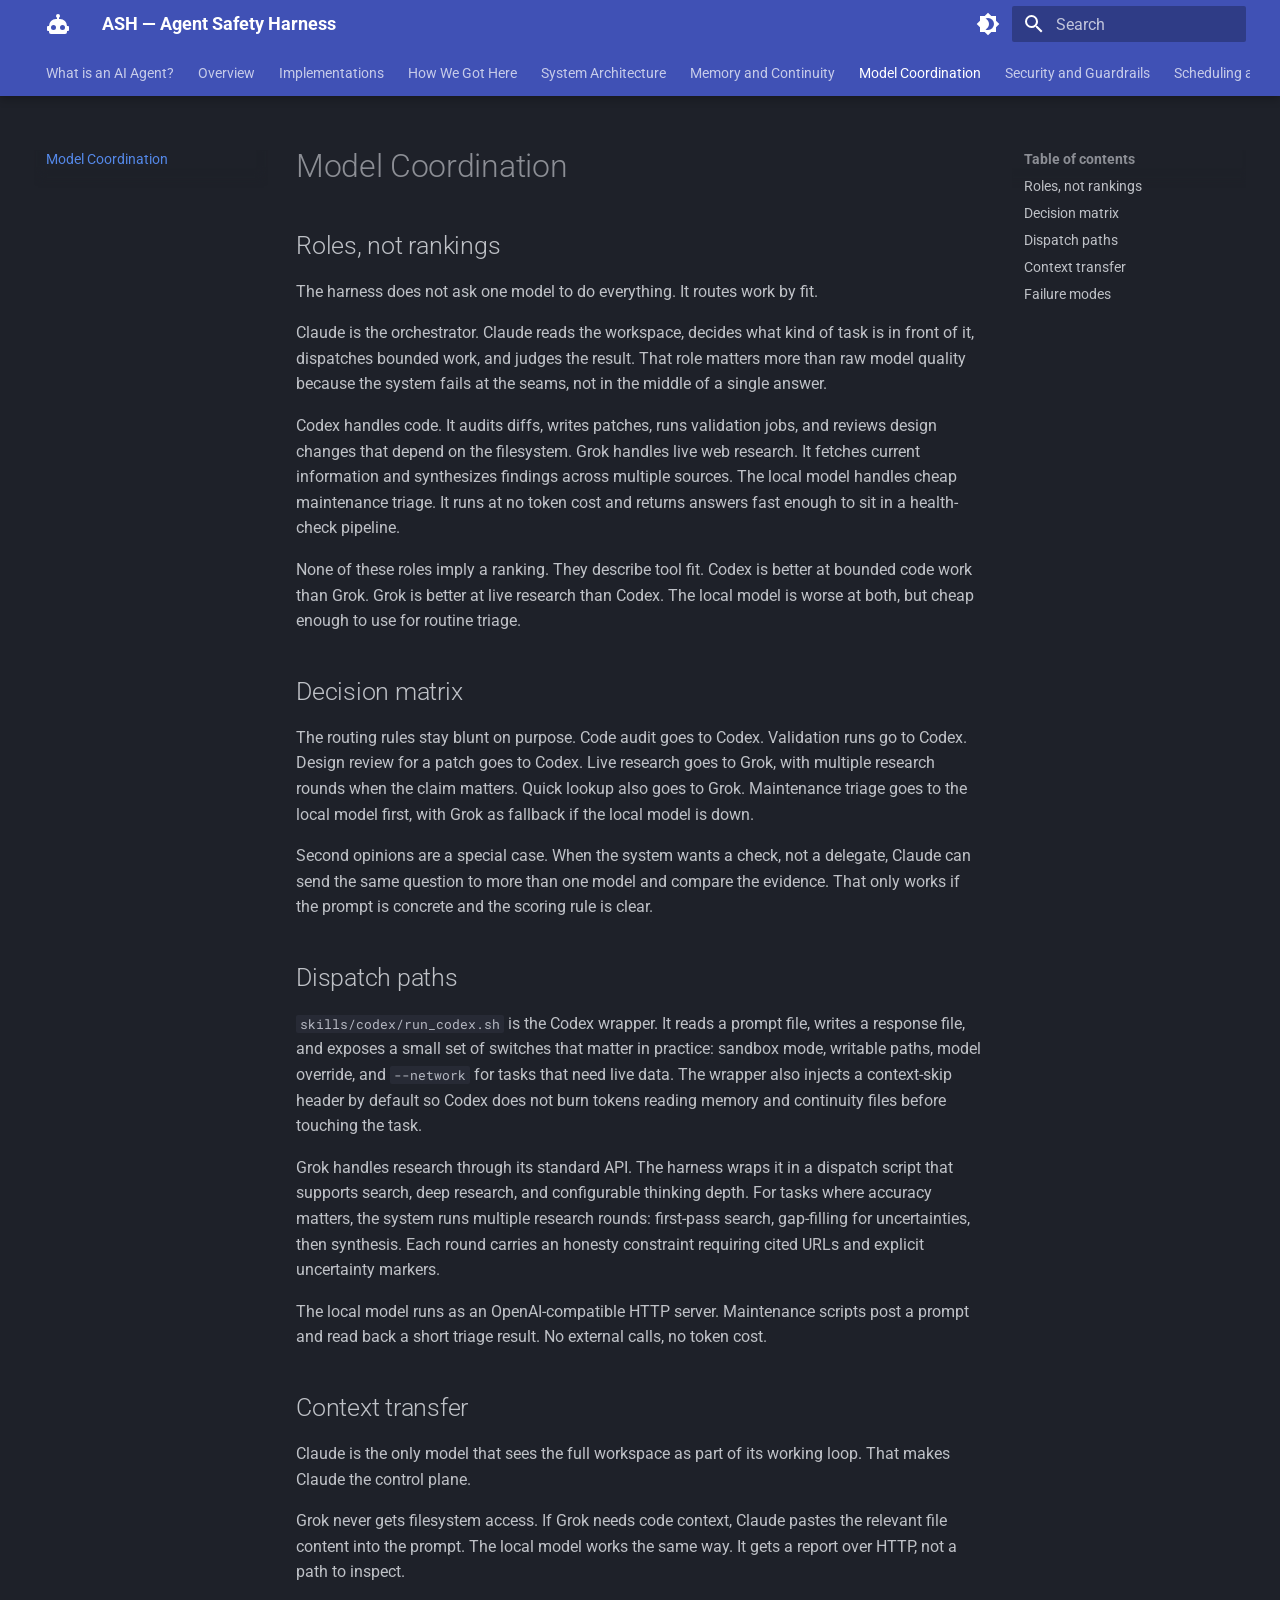
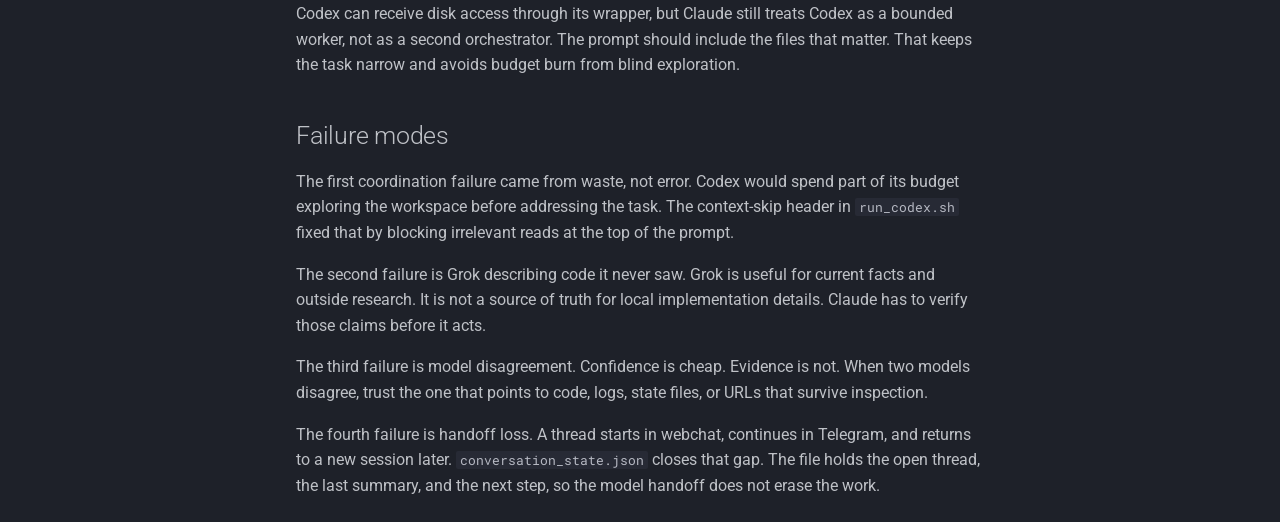
<file: model-coordination/index.html>
<!doctype html>
<html lang="en" class="no-js">
  <head>
    
      <meta charset="utf-8">
      <meta name="viewport" content="width=device-width,initial-scale=1">
      
        <meta name="description" content="How to build a production AI agent system with persistent memory, multi-model coordination, and safety guardrails">
      
      
        <meta name="author" content="Dana">
      
      
      
        <link rel="prev" href="../memory-and-continuity/">
      
      
        <link rel="next" href="../security-and-guardrails/">
      
      
        
      
      
      <link rel="icon" href="../assets/favicon.svg">
      <meta name="generator" content="mkdocs-1.6.1, mkdocs-material-9.7.6">
    
    
      
        <title>Model Coordination - ASH — Agent Safety Harness</title>
      
    
    
      <link rel="stylesheet" href="../assets/stylesheets/main.484c7ddc.min.css">
      
        
        <link rel="stylesheet" href="../assets/stylesheets/palette.ab4e12ef.min.css">
      
      


    
    
      
    
    
      
        
        
        <link rel="preconnect" href="https://fonts.gstatic.com" crossorigin>
        <link rel="stylesheet" href="https://fonts.googleapis.com/css?family=Roboto:300,300i,400,400i,700,700i%7CRoboto+Mono:400,400i,700,700i&display=fallback">
        <style>:root{--md-text-font:"Roboto";--md-code-font:"Roboto Mono"}</style>
      
    
    
      <link rel="stylesheet" href="../stylesheets/extra.css">
    
    <script>__md_scope=new URL("..",location),__md_hash=e=>[...e].reduce(((e,_)=>(e<<5)-e+_.charCodeAt(0)),0),__md_get=(e,_=localStorage,t=__md_scope)=>JSON.parse(_.getItem(t.pathname+"."+e)),__md_set=(e,_,t=localStorage,a=__md_scope)=>{try{t.setItem(a.pathname+"."+e,JSON.stringify(_))}catch(e){}}</script>
    
      

    
    
  </head>
  
  
    
    
      
    
    
    
    
    <body dir="ltr" data-md-color-scheme="slate" data-md-color-primary="indigo" data-md-color-accent="cyan">
  
    
    <input class="md-toggle" data-md-toggle="drawer" type="checkbox" id="__drawer" autocomplete="off">
    <input class="md-toggle" data-md-toggle="search" type="checkbox" id="__search" autocomplete="off">
    <label class="md-overlay" for="__drawer"></label>
    <div data-md-component="skip">
      
        
        <a href="#model-coordination" class="md-skip">
          Skip to content
        </a>
      
    </div>
    <div data-md-component="announce">
      
    </div>
    
    
      

  

<header class="md-header md-header--shadow md-header--lifted" data-md-component="header">
  <nav class="md-header__inner md-grid" aria-label="Header">
    <a href=".." title="ASH — Agent Safety Harness" class="md-header__button md-logo" aria-label="ASH — Agent Safety Harness" data-md-component="logo">
      
  
  <svg xmlns="http://www.w3.org/2000/svg" viewBox="0 0 24 24"><path d="M12 2a2 2 0 0 1 2 2c0 .74-.4 1.39-1 1.73V7h1a7 7 0 0 1 7 7h1a1 1 0 0 1 1 1v3a1 1 0 0 1-1 1h-1v1a2 2 0 0 1-2 2H5a2 2 0 0 1-2-2v-1H2a1 1 0 0 1-1-1v-3a1 1 0 0 1 1-1h1a7 7 0 0 1 7-7h1V5.73c-.6-.34-1-.99-1-1.73a2 2 0 0 1 2-2M7.5 13A2.5 2.5 0 0 0 5 15.5 2.5 2.5 0 0 0 7.5 18a2.5 2.5 0 0 0 2.5-2.5A2.5 2.5 0 0 0 7.5 13m9 0a2.5 2.5 0 0 0-2.5 2.5 2.5 2.5 0 0 0 2.5 2.5 2.5 2.5 0 0 0 2.5-2.5 2.5 2.5 0 0 0-2.5-2.5"/></svg>

    </a>
    <label class="md-header__button md-icon" for="__drawer">
      
      <svg xmlns="http://www.w3.org/2000/svg" viewBox="0 0 24 24"><path d="M3 6h18v2H3zm0 5h18v2H3zm0 5h18v2H3z"/></svg>
    </label>
    <div class="md-header__title" data-md-component="header-title">
      <div class="md-header__ellipsis">
        <div class="md-header__topic">
          <span class="md-ellipsis">
            ASH — Agent Safety Harness
          </span>
        </div>
        <div class="md-header__topic" data-md-component="header-topic">
          <span class="md-ellipsis">
            
              Model Coordination
            
          </span>
        </div>
      </div>
    </div>
    
      
        <form class="md-header__option" data-md-component="palette">
  
    
    
    
    <input class="md-option" data-md-color-media="" data-md-color-scheme="slate" data-md-color-primary="indigo" data-md-color-accent="cyan"  aria-label="Switch to light mode"  type="radio" name="__palette" id="__palette_0">
    
      <label class="md-header__button md-icon" title="Switch to light mode" for="__palette_1" hidden>
        <svg xmlns="http://www.w3.org/2000/svg" viewBox="0 0 24 24"><path d="M12 18c-.89 0-1.74-.2-2.5-.55C11.56 16.5 13 14.42 13 12s-1.44-4.5-3.5-5.45C10.26 6.2 11.11 6 12 6a6 6 0 0 1 6 6 6 6 0 0 1-6 6m8-9.31V4h-4.69L12 .69 8.69 4H4v4.69L.69 12 4 15.31V20h4.69L12 23.31 15.31 20H20v-4.69L23.31 12z"/></svg>
      </label>
    
  
    
    
    
    <input class="md-option" data-md-color-media="" data-md-color-scheme="default" data-md-color-primary="indigo" data-md-color-accent="cyan"  aria-label="Switch to dark mode"  type="radio" name="__palette" id="__palette_1">
    
      <label class="md-header__button md-icon" title="Switch to dark mode" for="__palette_0" hidden>
        <svg xmlns="http://www.w3.org/2000/svg" viewBox="0 0 24 24"><path d="M12 8a4 4 0 0 0-4 4 4 4 0 0 0 4 4 4 4 0 0 0 4-4 4 4 0 0 0-4-4m0 10a6 6 0 0 1-6-6 6 6 0 0 1 6-6 6 6 0 0 1 6 6 6 6 0 0 1-6 6m8-9.31V4h-4.69L12 .69 8.69 4H4v4.69L.69 12 4 15.31V20h4.69L12 23.31 15.31 20H20v-4.69L23.31 12z"/></svg>
      </label>
    
  
</form>
      
    
    
      <script>var palette=__md_get("__palette");if(palette&&palette.color){if("(prefers-color-scheme)"===palette.color.media){var media=matchMedia("(prefers-color-scheme: light)"),input=document.querySelector(media.matches?"[data-md-color-media='(prefers-color-scheme: light)']":"[data-md-color-media='(prefers-color-scheme: dark)']");palette.color.media=input.getAttribute("data-md-color-media"),palette.color.scheme=input.getAttribute("data-md-color-scheme"),palette.color.primary=input.getAttribute("data-md-color-primary"),palette.color.accent=input.getAttribute("data-md-color-accent")}for(var[key,value]of Object.entries(palette.color))document.body.setAttribute("data-md-color-"+key,value)}</script>
    
    
    
      
      
        <label class="md-header__button md-icon" for="__search">
          
          <svg xmlns="http://www.w3.org/2000/svg" viewBox="0 0 24 24"><path d="M9.5 3A6.5 6.5 0 0 1 16 9.5c0 1.61-.59 3.09-1.56 4.23l.27.27h.79l5 5-1.5 1.5-5-5v-.79l-.27-.27A6.52 6.52 0 0 1 9.5 16 6.5 6.5 0 0 1 3 9.5 6.5 6.5 0 0 1 9.5 3m0 2C7 5 5 7 5 9.5S7 14 9.5 14 14 12 14 9.5 12 5 9.5 5"/></svg>
        </label>
        <div class="md-search" data-md-component="search" role="dialog">
  <label class="md-search__overlay" for="__search"></label>
  <div class="md-search__inner" role="search">
    <form class="md-search__form" name="search">
      <input type="text" class="md-search__input" name="query" aria-label="Search" placeholder="Search" autocapitalize="off" autocorrect="off" autocomplete="off" spellcheck="false" data-md-component="search-query" required>
      <label class="md-search__icon md-icon" for="__search">
        
        <svg xmlns="http://www.w3.org/2000/svg" viewBox="0 0 24 24"><path d="M9.5 3A6.5 6.5 0 0 1 16 9.5c0 1.61-.59 3.09-1.56 4.23l.27.27h.79l5 5-1.5 1.5-5-5v-.79l-.27-.27A6.52 6.52 0 0 1 9.5 16 6.5 6.5 0 0 1 3 9.5 6.5 6.5 0 0 1 9.5 3m0 2C7 5 5 7 5 9.5S7 14 9.5 14 14 12 14 9.5 12 5 9.5 5"/></svg>
        
        <svg xmlns="http://www.w3.org/2000/svg" viewBox="0 0 24 24"><path d="M20 11v2H8l5.5 5.5-1.42 1.42L4.16 12l7.92-7.92L13.5 5.5 8 11z"/></svg>
      </label>
      <nav class="md-search__options" aria-label="Search">
        
        <button type="reset" class="md-search__icon md-icon" title="Clear" aria-label="Clear" tabindex="-1">
          
          <svg xmlns="http://www.w3.org/2000/svg" viewBox="0 0 24 24"><path d="M19 6.41 17.59 5 12 10.59 6.41 5 5 6.41 10.59 12 5 17.59 6.41 19 12 13.41 17.59 19 19 17.59 13.41 12z"/></svg>
        </button>
      </nav>
      
        <div class="md-search__suggest" data-md-component="search-suggest"></div>
      
    </form>
    <div class="md-search__output">
      <div class="md-search__scrollwrap" tabindex="0" data-md-scrollfix>
        <div class="md-search-result" data-md-component="search-result">
          <div class="md-search-result__meta">
            Initializing search
          </div>
          <ol class="md-search-result__list" role="presentation"></ol>
        </div>
      </div>
    </div>
  </div>
</div>
      
    
    
  </nav>
  
    
      
<nav class="md-tabs" aria-label="Tabs" data-md-component="tabs">
  <div class="md-grid">
    <ul class="md-tabs__list">
      
        
  
  
  
  
    <li class="md-tabs__item">
      <a href="../what-is-an-agent/" class="md-tabs__link">
        
  
  
    
  
  What is an AI Agent?

      </a>
    </li>
  

      
        
  
  
  
  
    <li class="md-tabs__item">
      <a href=".." class="md-tabs__link">
        
  
  
    
  
  Overview

      </a>
    </li>
  

      
        
  
  
  
  
    <li class="md-tabs__item">
      <a href="../implementations/" class="md-tabs__link">
        
  
  
    
  
  Implementations

      </a>
    </li>
  

      
        
  
  
  
  
    <li class="md-tabs__item">
      <a href="../how-we-got-here/" class="md-tabs__link">
        
  
  
    
  
  How We Got Here

      </a>
    </li>
  

      
        
  
  
  
  
    <li class="md-tabs__item">
      <a href="../architecture/" class="md-tabs__link">
        
  
  
    
  
  System Architecture

      </a>
    </li>
  

      
        
  
  
  
  
    <li class="md-tabs__item">
      <a href="../memory-and-continuity/" class="md-tabs__link">
        
  
  
    
  
  Memory and Continuity

      </a>
    </li>
  

      
        
  
  
  
    
  
  
    <li class="md-tabs__item md-tabs__item--active">
      <a href="./" class="md-tabs__link">
        
  
  
    
  
  Model Coordination

      </a>
    </li>
  

      
        
  
  
  
  
    <li class="md-tabs__item">
      <a href="../security-and-guardrails/" class="md-tabs__link">
        
  
  
    
  
  Security and Guardrails

      </a>
    </li>
  

      
        
  
  
  
  
    <li class="md-tabs__item">
      <a href="../scheduling-and-operations/" class="md-tabs__link">
        
  
  
    
  
  Scheduling and Operations

      </a>
    </li>
  

      
        
  
  
  
  
    <li class="md-tabs__item">
      <a href="../tool-integrations/" class="md-tabs__link">
        
  
  
    
  
  Tool Integrations

      </a>
    </li>
  

      
        
  
  
  
  
    <li class="md-tabs__item">
      <a href="../dev-pipeline/" class="md-tabs__link">
        
  
  
    
  
  Dev Pipeline

      </a>
    </li>
  

      
        
  
  
  
  
    <li class="md-tabs__item">
      <a href="../lessons-and-failure-modes/" class="md-tabs__link">
        
  
  
    
  
  Lessons and Failure Modes

      </a>
    </li>
  

      
        
  
  
  
  
    <li class="md-tabs__item">
      <a href="../glossary/" class="md-tabs__link">
        
  
  
    
  
  Glossary

      </a>
    </li>
  

      
    </ul>
  </div>
</nav>
    
  
</header>
    
    <div class="md-container" data-md-component="container">
      
      
        
      
      <main class="md-main" data-md-component="main">
        <div class="md-main__inner md-grid">
          
            
              
              <div class="md-sidebar md-sidebar--primary" data-md-component="sidebar" data-md-type="navigation" >
                <div class="md-sidebar__scrollwrap">
                  <div class="md-sidebar__inner">
                    


  


<nav class="md-nav md-nav--primary md-nav--lifted" aria-label="Navigation" data-md-level="0">
  <label class="md-nav__title" for="__drawer">
    <a href=".." title="ASH — Agent Safety Harness" class="md-nav__button md-logo" aria-label="ASH — Agent Safety Harness" data-md-component="logo">
      
  
  <svg xmlns="http://www.w3.org/2000/svg" viewBox="0 0 24 24"><path d="M12 2a2 2 0 0 1 2 2c0 .74-.4 1.39-1 1.73V7h1a7 7 0 0 1 7 7h1a1 1 0 0 1 1 1v3a1 1 0 0 1-1 1h-1v1a2 2 0 0 1-2 2H5a2 2 0 0 1-2-2v-1H2a1 1 0 0 1-1-1v-3a1 1 0 0 1 1-1h1a7 7 0 0 1 7-7h1V5.73c-.6-.34-1-.99-1-1.73a2 2 0 0 1 2-2M7.5 13A2.5 2.5 0 0 0 5 15.5 2.5 2.5 0 0 0 7.5 18a2.5 2.5 0 0 0 2.5-2.5A2.5 2.5 0 0 0 7.5 13m9 0a2.5 2.5 0 0 0-2.5 2.5 2.5 2.5 0 0 0 2.5 2.5 2.5 2.5 0 0 0 2.5-2.5 2.5 2.5 0 0 0-2.5-2.5"/></svg>

    </a>
    ASH — Agent Safety Harness
  </label>
  
  <ul class="md-nav__list" data-md-scrollfix>
    
      
      
  
  
  
  
    <li class="md-nav__item">
      <a href="../what-is-an-agent/" class="md-nav__link">
        
  
  
  <span class="md-ellipsis">
    
  
    What is an AI Agent?
  

    
  </span>
  
  

      </a>
    </li>
  

    
      
      
  
  
  
  
    <li class="md-nav__item">
      <a href=".." class="md-nav__link">
        
  
  
  <span class="md-ellipsis">
    
  
    Overview
  

    
  </span>
  
  

      </a>
    </li>
  

    
      
      
  
  
  
  
    <li class="md-nav__item">
      <a href="../implementations/" class="md-nav__link">
        
  
  
  <span class="md-ellipsis">
    
  
    Implementations
  

    
  </span>
  
  

      </a>
    </li>
  

    
      
      
  
  
  
  
    <li class="md-nav__item">
      <a href="../how-we-got-here/" class="md-nav__link">
        
  
  
  <span class="md-ellipsis">
    
  
    How We Got Here
  

    
  </span>
  
  

      </a>
    </li>
  

    
      
      
  
  
  
  
    <li class="md-nav__item">
      <a href="../architecture/" class="md-nav__link">
        
  
  
  <span class="md-ellipsis">
    
  
    System Architecture
  

    
  </span>
  
  

      </a>
    </li>
  

    
      
      
  
  
  
  
    <li class="md-nav__item">
      <a href="../memory-and-continuity/" class="md-nav__link">
        
  
  
  <span class="md-ellipsis">
    
  
    Memory and Continuity
  

    
  </span>
  
  

      </a>
    </li>
  

    
      
      
  
  
    
  
  
  
    <li class="md-nav__item md-nav__item--active">
      
      <input class="md-nav__toggle md-toggle" type="checkbox" id="__toc">
      
      
        
      
      
        <label class="md-nav__link md-nav__link--active" for="__toc">
          
  
  
  <span class="md-ellipsis">
    
  
    Model Coordination
  

    
  </span>
  
  

          <span class="md-nav__icon md-icon"></span>
        </label>
      
      <a href="./" class="md-nav__link md-nav__link--active">
        
  
  
  <span class="md-ellipsis">
    
  
    Model Coordination
  

    
  </span>
  
  

      </a>
      
        

<nav class="md-nav md-nav--secondary" aria-label="Table of contents">
  
  
  
    
  
  
    <label class="md-nav__title" for="__toc">
      <span class="md-nav__icon md-icon"></span>
      Table of contents
    </label>
    <ul class="md-nav__list" data-md-component="toc" data-md-scrollfix>
      
        <li class="md-nav__item">
  <a href="#roles-not-rankings" class="md-nav__link">
    <span class="md-ellipsis">
      
        Roles, not rankings
      
    </span>
  </a>
  
</li>
      
        <li class="md-nav__item">
  <a href="#decision-matrix" class="md-nav__link">
    <span class="md-ellipsis">
      
        Decision matrix
      
    </span>
  </a>
  
</li>
      
        <li class="md-nav__item">
  <a href="#dispatch-paths" class="md-nav__link">
    <span class="md-ellipsis">
      
        Dispatch paths
      
    </span>
  </a>
  
</li>
      
        <li class="md-nav__item">
  <a href="#context-transfer" class="md-nav__link">
    <span class="md-ellipsis">
      
        Context transfer
      
    </span>
  </a>
  
</li>
      
        <li class="md-nav__item">
  <a href="#failure-modes" class="md-nav__link">
    <span class="md-ellipsis">
      
        Failure modes
      
    </span>
  </a>
  
</li>
      
    </ul>
  
</nav>
      
    </li>
  

    
      
      
  
  
  
  
    <li class="md-nav__item">
      <a href="../security-and-guardrails/" class="md-nav__link">
        
  
  
  <span class="md-ellipsis">
    
  
    Security and Guardrails
  

    
  </span>
  
  

      </a>
    </li>
  

    
      
      
  
  
  
  
    <li class="md-nav__item">
      <a href="../scheduling-and-operations/" class="md-nav__link">
        
  
  
  <span class="md-ellipsis">
    
  
    Scheduling and Operations
  

    
  </span>
  
  

      </a>
    </li>
  

    
      
      
  
  
  
  
    <li class="md-nav__item">
      <a href="../tool-integrations/" class="md-nav__link">
        
  
  
  <span class="md-ellipsis">
    
  
    Tool Integrations
  

    
  </span>
  
  

      </a>
    </li>
  

    
      
      
  
  
  
  
    <li class="md-nav__item">
      <a href="../dev-pipeline/" class="md-nav__link">
        
  
  
  <span class="md-ellipsis">
    
  
    Dev Pipeline
  

    
  </span>
  
  

      </a>
    </li>
  

    
      
      
  
  
  
  
    <li class="md-nav__item">
      <a href="../lessons-and-failure-modes/" class="md-nav__link">
        
  
  
  <span class="md-ellipsis">
    
  
    Lessons and Failure Modes
  

    
  </span>
  
  

      </a>
    </li>
  

    
      
      
  
  
  
  
    <li class="md-nav__item">
      <a href="../glossary/" class="md-nav__link">
        
  
  
  <span class="md-ellipsis">
    
  
    Glossary
  

    
  </span>
  
  

      </a>
    </li>
  

    
  </ul>
</nav>
                  </div>
                </div>
              </div>
            
            
              
              <div class="md-sidebar md-sidebar--secondary" data-md-component="sidebar" data-md-type="toc" >
                <div class="md-sidebar__scrollwrap">
                  <div class="md-sidebar__inner">
                    

<nav class="md-nav md-nav--secondary" aria-label="Table of contents">
  
  
  
    
  
  
    <label class="md-nav__title" for="__toc">
      <span class="md-nav__icon md-icon"></span>
      Table of contents
    </label>
    <ul class="md-nav__list" data-md-component="toc" data-md-scrollfix>
      
        <li class="md-nav__item">
  <a href="#roles-not-rankings" class="md-nav__link">
    <span class="md-ellipsis">
      
        Roles, not rankings
      
    </span>
  </a>
  
</li>
      
        <li class="md-nav__item">
  <a href="#decision-matrix" class="md-nav__link">
    <span class="md-ellipsis">
      
        Decision matrix
      
    </span>
  </a>
  
</li>
      
        <li class="md-nav__item">
  <a href="#dispatch-paths" class="md-nav__link">
    <span class="md-ellipsis">
      
        Dispatch paths
      
    </span>
  </a>
  
</li>
      
        <li class="md-nav__item">
  <a href="#context-transfer" class="md-nav__link">
    <span class="md-ellipsis">
      
        Context transfer
      
    </span>
  </a>
  
</li>
      
        <li class="md-nav__item">
  <a href="#failure-modes" class="md-nav__link">
    <span class="md-ellipsis">
      
        Failure modes
      
    </span>
  </a>
  
</li>
      
    </ul>
  
</nav>
                  </div>
                </div>
              </div>
            
          
          
            <div class="md-content" data-md-component="content">
              
              <article class="md-content__inner md-typeset">
                
                  



<h1 id="model-coordination">Model Coordination<a class="headerlink" href="#model-coordination" title="Permanent link">&para;</a></h1>
<h2 id="roles-not-rankings">Roles, not rankings<a class="headerlink" href="#roles-not-rankings" title="Permanent link">&para;</a></h2>
<p>The harness does not ask one model to do everything. It routes work by fit.</p>
<p>Claude is the orchestrator. Claude reads the workspace, decides what kind of task is in front of it, dispatches bounded work, and judges the result. That role matters more than raw model quality because the system fails at the seams, not in the middle of a single answer.</p>
<p>Codex handles code. It audits diffs, writes patches, runs validation jobs, and reviews design changes that depend on the filesystem. Grok handles live web research. It fetches current information and synthesizes findings across multiple sources. The local model handles cheap maintenance triage. It runs at no token cost and returns answers fast enough to sit in a health-check pipeline.</p>
<p>None of these roles imply a ranking. They describe tool fit. Codex is better at bounded code work than Grok. Grok is better at live research than Codex. The local model is worse at both, but cheap enough to use for routine triage.</p>
<h2 id="decision-matrix">Decision matrix<a class="headerlink" href="#decision-matrix" title="Permanent link">&para;</a></h2>
<p>The routing rules stay blunt on purpose. Code audit goes to Codex. Validation runs go to Codex. Design review for a patch goes to Codex. Live research goes to Grok, with multiple research rounds when the claim matters. Quick lookup also goes to Grok. Maintenance triage goes to the local model first, with Grok as fallback if the local model is down.</p>
<p>Second opinions are a special case. When the system wants a check, not a delegate, Claude can send the same question to more than one model and compare the evidence. That only works if the prompt is concrete and the scoring rule is clear.</p>
<h2 id="dispatch-paths">Dispatch paths<a class="headerlink" href="#dispatch-paths" title="Permanent link">&para;</a></h2>
<p><code>skills/codex/run_codex.sh</code> is the Codex wrapper. It reads a prompt file, writes a response file, and exposes a small set of switches that matter in practice: sandbox mode, writable paths, model override, and <code>--network</code> for tasks that need live data. The wrapper also injects a context-skip header by default so Codex does not burn tokens reading memory and continuity files before touching the task.</p>
<p>Grok handles research through its standard API. The harness wraps it in a dispatch script that supports search, deep research, and configurable thinking depth. For tasks where accuracy matters, the system runs multiple research rounds: first-pass search, gap-filling for uncertainties, then synthesis. Each round carries an honesty constraint requiring cited URLs and explicit uncertainty markers.</p>
<p>The local model runs as an OpenAI-compatible HTTP server. Maintenance scripts post a prompt and read back a short triage result. No external calls, no token cost.</p>
<h2 id="context-transfer">Context transfer<a class="headerlink" href="#context-transfer" title="Permanent link">&para;</a></h2>
<p>Claude is the only model that sees the full workspace as part of its working loop. That makes Claude the control plane.</p>
<p>Grok never gets filesystem access. If Grok needs code context, Claude pastes the relevant file content into the prompt. The local model works the same way. It gets a report over HTTP, not a path to inspect.</p>
<p>Codex can receive disk access through its wrapper, but Claude still treats Codex as a bounded worker, not as a second orchestrator. The prompt should include the files that matter. That keeps the task narrow and avoids budget burn from blind exploration.</p>
<h2 id="failure-modes">Failure modes<a class="headerlink" href="#failure-modes" title="Permanent link">&para;</a></h2>
<p>The first coordination failure came from waste, not error. Codex would spend part of its budget exploring the workspace before addressing the task. The context-skip header in <code>run_codex.sh</code> fixed that by blocking irrelevant reads at the top of the prompt.</p>
<p>The second failure is Grok describing code it never saw. Grok is useful for current facts and outside research. It is not a source of truth for local implementation details. Claude has to verify those claims before it acts.</p>
<p>The third failure is model disagreement. Confidence is cheap. Evidence is not. When two models disagree, trust the one that points to code, logs, state files, or URLs that survive inspection.</p>
<p>The fourth failure is handoff loss. A thread starts in webchat, continues in Telegram, and returns to a new session later. <code>conversation_state.json</code> closes that gap. The file holds the open thread, the last summary, and the next step, so the model handoff does not erase the work.</p>












                
              </article>
            </div>
          
          
  <script>var tabs=__md_get("__tabs");if(Array.isArray(tabs))e:for(var set of document.querySelectorAll(".tabbed-set")){var labels=set.querySelector(".tabbed-labels");for(var tab of tabs)for(var label of labels.getElementsByTagName("label"))if(label.innerText.trim()===tab){var input=document.getElementById(label.htmlFor);input.checked=!0;continue e}}</script>

<script>var target=document.getElementById(location.hash.slice(1));target&&target.name&&(target.checked=target.name.startsWith("__tabbed_"))</script>
        </div>
        
          <button type="button" class="md-top md-icon" data-md-component="top" hidden>
  
  <svg xmlns="http://www.w3.org/2000/svg" viewBox="0 0 24 24"><path d="M13 20h-2V8l-5.5 5.5-1.42-1.42L12 4.16l7.92 7.92-1.42 1.42L13 8z"/></svg>
  Back to top
</button>
        
      </main>
      
        <footer class="md-footer">
  
  <div class="md-footer-meta md-typeset">
    <div class="md-footer-meta__inner md-grid">
      <div class="md-copyright">
  
  
    Made with
    <a href="https://squidfunk.github.io/mkdocs-material/" target="_blank" rel="noopener">
      Material for MkDocs
    </a>
  
</div>
      
    </div>
  </div>
</footer>
      
    </div>
    <div class="md-dialog" data-md-component="dialog">
      <div class="md-dialog__inner md-typeset"></div>
    </div>
    
    
    
      
      
      <script id="__config" type="application/json">{"annotate": null, "base": "..", "features": ["navigation.instant", "navigation.tabs", "navigation.tabs.sticky", "navigation.sections", "navigation.top", "search.highlight", "search.suggest", "content.code.copy", "content.tabs.link", "toc.follow"], "search": "../assets/javascripts/workers/search.2c215733.min.js", "tags": null, "translations": {"clipboard.copied": "Copied to clipboard", "clipboard.copy": "Copy to clipboard", "search.result.more.one": "1 more on this page", "search.result.more.other": "# more on this page", "search.result.none": "No matching documents", "search.result.one": "1 matching document", "search.result.other": "# matching documents", "search.result.placeholder": "Type to start searching", "search.result.term.missing": "Missing", "select.version": "Select version"}, "version": null}</script>
    
    
      <script src="../assets/javascripts/bundle.79ae519e.min.js"></script>
      
    
  </body>
</html>
</file>
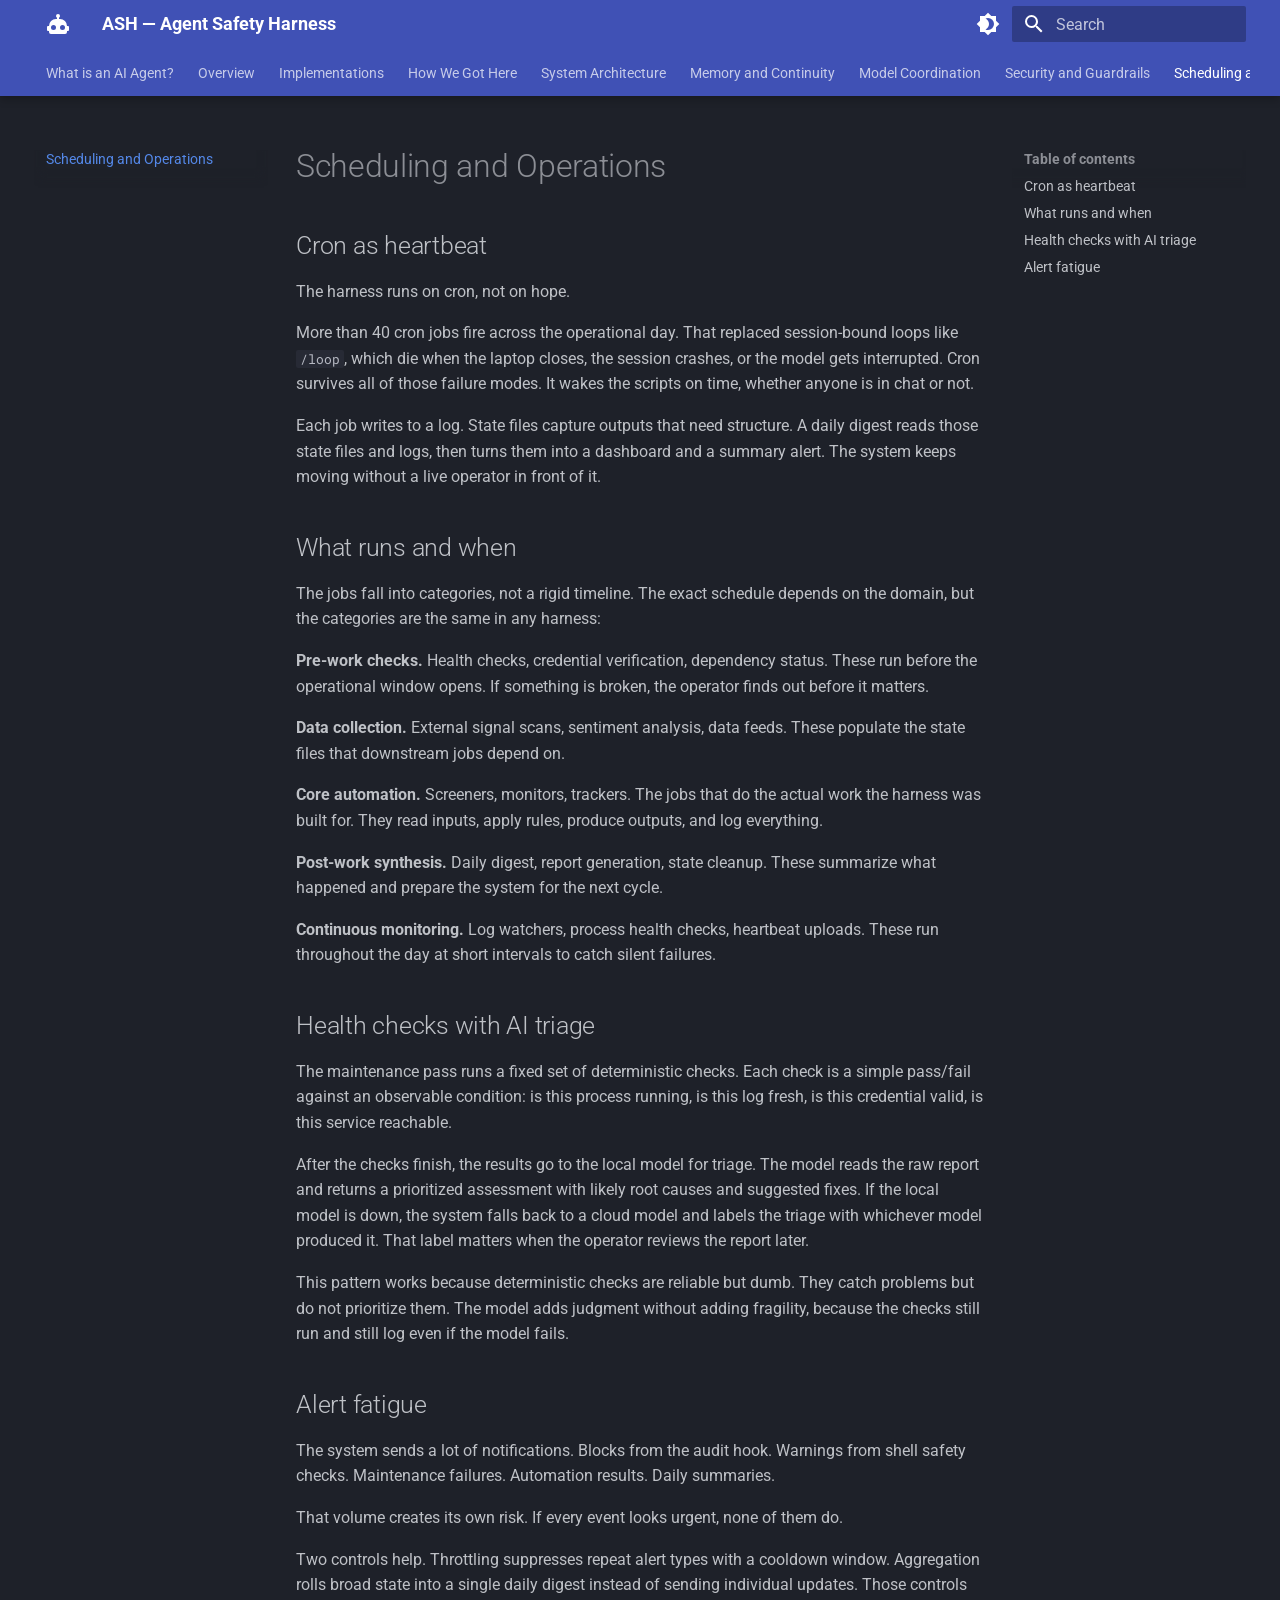
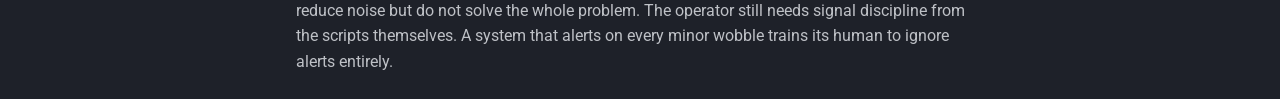
<file: scheduling-and-operations/index.html>
<!doctype html>
<html lang="en" class="no-js">
  <head>
    
      <meta charset="utf-8">
      <meta name="viewport" content="width=device-width,initial-scale=1">
      
        <meta name="description" content="How to build a production AI agent system with persistent memory, multi-model coordination, and safety guardrails">
      
      
        <meta name="author" content="Dana">
      
      
      
        <link rel="prev" href="../security-and-guardrails/">
      
      
        <link rel="next" href="../tool-integrations/">
      
      
        
      
      
      <link rel="icon" href="../assets/favicon.svg">
      <meta name="generator" content="mkdocs-1.6.1, mkdocs-material-9.7.6">
    
    
      
        <title>Scheduling and Operations - ASH — Agent Safety Harness</title>
      
    
    
      <link rel="stylesheet" href="../assets/stylesheets/main.484c7ddc.min.css">
      
        
        <link rel="stylesheet" href="../assets/stylesheets/palette.ab4e12ef.min.css">
      
      


    
    
      
    
    
      
        
        
        <link rel="preconnect" href="https://fonts.gstatic.com" crossorigin>
        <link rel="stylesheet" href="https://fonts.googleapis.com/css?family=Roboto:300,300i,400,400i,700,700i%7CRoboto+Mono:400,400i,700,700i&display=fallback">
        <style>:root{--md-text-font:"Roboto";--md-code-font:"Roboto Mono"}</style>
      
    
    
      <link rel="stylesheet" href="../stylesheets/extra.css">
    
    <script>__md_scope=new URL("..",location),__md_hash=e=>[...e].reduce(((e,_)=>(e<<5)-e+_.charCodeAt(0)),0),__md_get=(e,_=localStorage,t=__md_scope)=>JSON.parse(_.getItem(t.pathname+"."+e)),__md_set=(e,_,t=localStorage,a=__md_scope)=>{try{t.setItem(a.pathname+"."+e,JSON.stringify(_))}catch(e){}}</script>
    
      

    
    
  </head>
  
  
    
    
      
    
    
    
    
    <body dir="ltr" data-md-color-scheme="slate" data-md-color-primary="indigo" data-md-color-accent="cyan">
  
    
    <input class="md-toggle" data-md-toggle="drawer" type="checkbox" id="__drawer" autocomplete="off">
    <input class="md-toggle" data-md-toggle="search" type="checkbox" id="__search" autocomplete="off">
    <label class="md-overlay" for="__drawer"></label>
    <div data-md-component="skip">
      
        
        <a href="#scheduling-and-operations" class="md-skip">
          Skip to content
        </a>
      
    </div>
    <div data-md-component="announce">
      
    </div>
    
    
      

  

<header class="md-header md-header--shadow md-header--lifted" data-md-component="header">
  <nav class="md-header__inner md-grid" aria-label="Header">
    <a href=".." title="ASH — Agent Safety Harness" class="md-header__button md-logo" aria-label="ASH — Agent Safety Harness" data-md-component="logo">
      
  
  <svg xmlns="http://www.w3.org/2000/svg" viewBox="0 0 24 24"><path d="M12 2a2 2 0 0 1 2 2c0 .74-.4 1.39-1 1.73V7h1a7 7 0 0 1 7 7h1a1 1 0 0 1 1 1v3a1 1 0 0 1-1 1h-1v1a2 2 0 0 1-2 2H5a2 2 0 0 1-2-2v-1H2a1 1 0 0 1-1-1v-3a1 1 0 0 1 1-1h1a7 7 0 0 1 7-7h1V5.73c-.6-.34-1-.99-1-1.73a2 2 0 0 1 2-2M7.5 13A2.5 2.5 0 0 0 5 15.5 2.5 2.5 0 0 0 7.5 18a2.5 2.5 0 0 0 2.5-2.5A2.5 2.5 0 0 0 7.5 13m9 0a2.5 2.5 0 0 0-2.5 2.5 2.5 2.5 0 0 0 2.5 2.5 2.5 2.5 0 0 0 2.5-2.5 2.5 2.5 0 0 0-2.5-2.5"/></svg>

    </a>
    <label class="md-header__button md-icon" for="__drawer">
      
      <svg xmlns="http://www.w3.org/2000/svg" viewBox="0 0 24 24"><path d="M3 6h18v2H3zm0 5h18v2H3zm0 5h18v2H3z"/></svg>
    </label>
    <div class="md-header__title" data-md-component="header-title">
      <div class="md-header__ellipsis">
        <div class="md-header__topic">
          <span class="md-ellipsis">
            ASH — Agent Safety Harness
          </span>
        </div>
        <div class="md-header__topic" data-md-component="header-topic">
          <span class="md-ellipsis">
            
              Scheduling and Operations
            
          </span>
        </div>
      </div>
    </div>
    
      
        <form class="md-header__option" data-md-component="palette">
  
    
    
    
    <input class="md-option" data-md-color-media="" data-md-color-scheme="slate" data-md-color-primary="indigo" data-md-color-accent="cyan"  aria-label="Switch to light mode"  type="radio" name="__palette" id="__palette_0">
    
      <label class="md-header__button md-icon" title="Switch to light mode" for="__palette_1" hidden>
        <svg xmlns="http://www.w3.org/2000/svg" viewBox="0 0 24 24"><path d="M12 18c-.89 0-1.74-.2-2.5-.55C11.56 16.5 13 14.42 13 12s-1.44-4.5-3.5-5.45C10.26 6.2 11.11 6 12 6a6 6 0 0 1 6 6 6 6 0 0 1-6 6m8-9.31V4h-4.69L12 .69 8.69 4H4v4.69L.69 12 4 15.31V20h4.69L12 23.31 15.31 20H20v-4.69L23.31 12z"/></svg>
      </label>
    
  
    
    
    
    <input class="md-option" data-md-color-media="" data-md-color-scheme="default" data-md-color-primary="indigo" data-md-color-accent="cyan"  aria-label="Switch to dark mode"  type="radio" name="__palette" id="__palette_1">
    
      <label class="md-header__button md-icon" title="Switch to dark mode" for="__palette_0" hidden>
        <svg xmlns="http://www.w3.org/2000/svg" viewBox="0 0 24 24"><path d="M12 8a4 4 0 0 0-4 4 4 4 0 0 0 4 4 4 4 0 0 0 4-4 4 4 0 0 0-4-4m0 10a6 6 0 0 1-6-6 6 6 0 0 1 6-6 6 6 0 0 1 6 6 6 6 0 0 1-6 6m8-9.31V4h-4.69L12 .69 8.69 4H4v4.69L.69 12 4 15.31V20h4.69L12 23.31 15.31 20H20v-4.69L23.31 12z"/></svg>
      </label>
    
  
</form>
      
    
    
      <script>var palette=__md_get("__palette");if(palette&&palette.color){if("(prefers-color-scheme)"===palette.color.media){var media=matchMedia("(prefers-color-scheme: light)"),input=document.querySelector(media.matches?"[data-md-color-media='(prefers-color-scheme: light)']":"[data-md-color-media='(prefers-color-scheme: dark)']");palette.color.media=input.getAttribute("data-md-color-media"),palette.color.scheme=input.getAttribute("data-md-color-scheme"),palette.color.primary=input.getAttribute("data-md-color-primary"),palette.color.accent=input.getAttribute("data-md-color-accent")}for(var[key,value]of Object.entries(palette.color))document.body.setAttribute("data-md-color-"+key,value)}</script>
    
    
    
      
      
        <label class="md-header__button md-icon" for="__search">
          
          <svg xmlns="http://www.w3.org/2000/svg" viewBox="0 0 24 24"><path d="M9.5 3A6.5 6.5 0 0 1 16 9.5c0 1.61-.59 3.09-1.56 4.23l.27.27h.79l5 5-1.5 1.5-5-5v-.79l-.27-.27A6.52 6.52 0 0 1 9.5 16 6.5 6.5 0 0 1 3 9.5 6.5 6.5 0 0 1 9.5 3m0 2C7 5 5 7 5 9.5S7 14 9.5 14 14 12 14 9.5 12 5 9.5 5"/></svg>
        </label>
        <div class="md-search" data-md-component="search" role="dialog">
  <label class="md-search__overlay" for="__search"></label>
  <div class="md-search__inner" role="search">
    <form class="md-search__form" name="search">
      <input type="text" class="md-search__input" name="query" aria-label="Search" placeholder="Search" autocapitalize="off" autocorrect="off" autocomplete="off" spellcheck="false" data-md-component="search-query" required>
      <label class="md-search__icon md-icon" for="__search">
        
        <svg xmlns="http://www.w3.org/2000/svg" viewBox="0 0 24 24"><path d="M9.5 3A6.5 6.5 0 0 1 16 9.5c0 1.61-.59 3.09-1.56 4.23l.27.27h.79l5 5-1.5 1.5-5-5v-.79l-.27-.27A6.52 6.52 0 0 1 9.5 16 6.5 6.5 0 0 1 3 9.5 6.5 6.5 0 0 1 9.5 3m0 2C7 5 5 7 5 9.5S7 14 9.5 14 14 12 14 9.5 12 5 9.5 5"/></svg>
        
        <svg xmlns="http://www.w3.org/2000/svg" viewBox="0 0 24 24"><path d="M20 11v2H8l5.5 5.5-1.42 1.42L4.16 12l7.92-7.92L13.5 5.5 8 11z"/></svg>
      </label>
      <nav class="md-search__options" aria-label="Search">
        
        <button type="reset" class="md-search__icon md-icon" title="Clear" aria-label="Clear" tabindex="-1">
          
          <svg xmlns="http://www.w3.org/2000/svg" viewBox="0 0 24 24"><path d="M19 6.41 17.59 5 12 10.59 6.41 5 5 6.41 10.59 12 5 17.59 6.41 19 12 13.41 17.59 19 19 17.59 13.41 12z"/></svg>
        </button>
      </nav>
      
        <div class="md-search__suggest" data-md-component="search-suggest"></div>
      
    </form>
    <div class="md-search__output">
      <div class="md-search__scrollwrap" tabindex="0" data-md-scrollfix>
        <div class="md-search-result" data-md-component="search-result">
          <div class="md-search-result__meta">
            Initializing search
          </div>
          <ol class="md-search-result__list" role="presentation"></ol>
        </div>
      </div>
    </div>
  </div>
</div>
      
    
    
  </nav>
  
    
      
<nav class="md-tabs" aria-label="Tabs" data-md-component="tabs">
  <div class="md-grid">
    <ul class="md-tabs__list">
      
        
  
  
  
  
    <li class="md-tabs__item">
      <a href="../what-is-an-agent/" class="md-tabs__link">
        
  
  
    
  
  What is an AI Agent?

      </a>
    </li>
  

      
        
  
  
  
  
    <li class="md-tabs__item">
      <a href=".." class="md-tabs__link">
        
  
  
    
  
  Overview

      </a>
    </li>
  

      
        
  
  
  
  
    <li class="md-tabs__item">
      <a href="../implementations/" class="md-tabs__link">
        
  
  
    
  
  Implementations

      </a>
    </li>
  

      
        
  
  
  
  
    <li class="md-tabs__item">
      <a href="../how-we-got-here/" class="md-tabs__link">
        
  
  
    
  
  How We Got Here

      </a>
    </li>
  

      
        
  
  
  
  
    <li class="md-tabs__item">
      <a href="../architecture/" class="md-tabs__link">
        
  
  
    
  
  System Architecture

      </a>
    </li>
  

      
        
  
  
  
  
    <li class="md-tabs__item">
      <a href="../memory-and-continuity/" class="md-tabs__link">
        
  
  
    
  
  Memory and Continuity

      </a>
    </li>
  

      
        
  
  
  
  
    <li class="md-tabs__item">
      <a href="../model-coordination/" class="md-tabs__link">
        
  
  
    
  
  Model Coordination

      </a>
    </li>
  

      
        
  
  
  
  
    <li class="md-tabs__item">
      <a href="../security-and-guardrails/" class="md-tabs__link">
        
  
  
    
  
  Security and Guardrails

      </a>
    </li>
  

      
        
  
  
  
    
  
  
    <li class="md-tabs__item md-tabs__item--active">
      <a href="./" class="md-tabs__link">
        
  
  
    
  
  Scheduling and Operations

      </a>
    </li>
  

      
        
  
  
  
  
    <li class="md-tabs__item">
      <a href="../tool-integrations/" class="md-tabs__link">
        
  
  
    
  
  Tool Integrations

      </a>
    </li>
  

      
        
  
  
  
  
    <li class="md-tabs__item">
      <a href="../dev-pipeline/" class="md-tabs__link">
        
  
  
    
  
  Dev Pipeline

      </a>
    </li>
  

      
        
  
  
  
  
    <li class="md-tabs__item">
      <a href="../lessons-and-failure-modes/" class="md-tabs__link">
        
  
  
    
  
  Lessons and Failure Modes

      </a>
    </li>
  

      
        
  
  
  
  
    <li class="md-tabs__item">
      <a href="../glossary/" class="md-tabs__link">
        
  
  
    
  
  Glossary

      </a>
    </li>
  

      
    </ul>
  </div>
</nav>
    
  
</header>
    
    <div class="md-container" data-md-component="container">
      
      
        
      
      <main class="md-main" data-md-component="main">
        <div class="md-main__inner md-grid">
          
            
              
              <div class="md-sidebar md-sidebar--primary" data-md-component="sidebar" data-md-type="navigation" >
                <div class="md-sidebar__scrollwrap">
                  <div class="md-sidebar__inner">
                    


  


<nav class="md-nav md-nav--primary md-nav--lifted" aria-label="Navigation" data-md-level="0">
  <label class="md-nav__title" for="__drawer">
    <a href=".." title="ASH — Agent Safety Harness" class="md-nav__button md-logo" aria-label="ASH — Agent Safety Harness" data-md-component="logo">
      
  
  <svg xmlns="http://www.w3.org/2000/svg" viewBox="0 0 24 24"><path d="M12 2a2 2 0 0 1 2 2c0 .74-.4 1.39-1 1.73V7h1a7 7 0 0 1 7 7h1a1 1 0 0 1 1 1v3a1 1 0 0 1-1 1h-1v1a2 2 0 0 1-2 2H5a2 2 0 0 1-2-2v-1H2a1 1 0 0 1-1-1v-3a1 1 0 0 1 1-1h1a7 7 0 0 1 7-7h1V5.73c-.6-.34-1-.99-1-1.73a2 2 0 0 1 2-2M7.5 13A2.5 2.5 0 0 0 5 15.5 2.5 2.5 0 0 0 7.5 18a2.5 2.5 0 0 0 2.5-2.5A2.5 2.5 0 0 0 7.5 13m9 0a2.5 2.5 0 0 0-2.5 2.5 2.5 2.5 0 0 0 2.5 2.5 2.5 2.5 0 0 0 2.5-2.5 2.5 2.5 0 0 0-2.5-2.5"/></svg>

    </a>
    ASH — Agent Safety Harness
  </label>
  
  <ul class="md-nav__list" data-md-scrollfix>
    
      
      
  
  
  
  
    <li class="md-nav__item">
      <a href="../what-is-an-agent/" class="md-nav__link">
        
  
  
  <span class="md-ellipsis">
    
  
    What is an AI Agent?
  

    
  </span>
  
  

      </a>
    </li>
  

    
      
      
  
  
  
  
    <li class="md-nav__item">
      <a href=".." class="md-nav__link">
        
  
  
  <span class="md-ellipsis">
    
  
    Overview
  

    
  </span>
  
  

      </a>
    </li>
  

    
      
      
  
  
  
  
    <li class="md-nav__item">
      <a href="../implementations/" class="md-nav__link">
        
  
  
  <span class="md-ellipsis">
    
  
    Implementations
  

    
  </span>
  
  

      </a>
    </li>
  

    
      
      
  
  
  
  
    <li class="md-nav__item">
      <a href="../how-we-got-here/" class="md-nav__link">
        
  
  
  <span class="md-ellipsis">
    
  
    How We Got Here
  

    
  </span>
  
  

      </a>
    </li>
  

    
      
      
  
  
  
  
    <li class="md-nav__item">
      <a href="../architecture/" class="md-nav__link">
        
  
  
  <span class="md-ellipsis">
    
  
    System Architecture
  

    
  </span>
  
  

      </a>
    </li>
  

    
      
      
  
  
  
  
    <li class="md-nav__item">
      <a href="../memory-and-continuity/" class="md-nav__link">
        
  
  
  <span class="md-ellipsis">
    
  
    Memory and Continuity
  

    
  </span>
  
  

      </a>
    </li>
  

    
      
      
  
  
  
  
    <li class="md-nav__item">
      <a href="../model-coordination/" class="md-nav__link">
        
  
  
  <span class="md-ellipsis">
    
  
    Model Coordination
  

    
  </span>
  
  

      </a>
    </li>
  

    
      
      
  
  
  
  
    <li class="md-nav__item">
      <a href="../security-and-guardrails/" class="md-nav__link">
        
  
  
  <span class="md-ellipsis">
    
  
    Security and Guardrails
  

    
  </span>
  
  

      </a>
    </li>
  

    
      
      
  
  
    
  
  
  
    <li class="md-nav__item md-nav__item--active">
      
      <input class="md-nav__toggle md-toggle" type="checkbox" id="__toc">
      
      
        
      
      
        <label class="md-nav__link md-nav__link--active" for="__toc">
          
  
  
  <span class="md-ellipsis">
    
  
    Scheduling and Operations
  

    
  </span>
  
  

          <span class="md-nav__icon md-icon"></span>
        </label>
      
      <a href="./" class="md-nav__link md-nav__link--active">
        
  
  
  <span class="md-ellipsis">
    
  
    Scheduling and Operations
  

    
  </span>
  
  

      </a>
      
        

<nav class="md-nav md-nav--secondary" aria-label="Table of contents">
  
  
  
    
  
  
    <label class="md-nav__title" for="__toc">
      <span class="md-nav__icon md-icon"></span>
      Table of contents
    </label>
    <ul class="md-nav__list" data-md-component="toc" data-md-scrollfix>
      
        <li class="md-nav__item">
  <a href="#cron-as-heartbeat" class="md-nav__link">
    <span class="md-ellipsis">
      
        Cron as heartbeat
      
    </span>
  </a>
  
</li>
      
        <li class="md-nav__item">
  <a href="#what-runs-and-when" class="md-nav__link">
    <span class="md-ellipsis">
      
        What runs and when
      
    </span>
  </a>
  
</li>
      
        <li class="md-nav__item">
  <a href="#health-checks-with-ai-triage" class="md-nav__link">
    <span class="md-ellipsis">
      
        Health checks with AI triage
      
    </span>
  </a>
  
</li>
      
        <li class="md-nav__item">
  <a href="#alert-fatigue" class="md-nav__link">
    <span class="md-ellipsis">
      
        Alert fatigue
      
    </span>
  </a>
  
</li>
      
    </ul>
  
</nav>
      
    </li>
  

    
      
      
  
  
  
  
    <li class="md-nav__item">
      <a href="../tool-integrations/" class="md-nav__link">
        
  
  
  <span class="md-ellipsis">
    
  
    Tool Integrations
  

    
  </span>
  
  

      </a>
    </li>
  

    
      
      
  
  
  
  
    <li class="md-nav__item">
      <a href="../dev-pipeline/" class="md-nav__link">
        
  
  
  <span class="md-ellipsis">
    
  
    Dev Pipeline
  

    
  </span>
  
  

      </a>
    </li>
  

    
      
      
  
  
  
  
    <li class="md-nav__item">
      <a href="../lessons-and-failure-modes/" class="md-nav__link">
        
  
  
  <span class="md-ellipsis">
    
  
    Lessons and Failure Modes
  

    
  </span>
  
  

      </a>
    </li>
  

    
      
      
  
  
  
  
    <li class="md-nav__item">
      <a href="../glossary/" class="md-nav__link">
        
  
  
  <span class="md-ellipsis">
    
  
    Glossary
  

    
  </span>
  
  

      </a>
    </li>
  

    
  </ul>
</nav>
                  </div>
                </div>
              </div>
            
            
              
              <div class="md-sidebar md-sidebar--secondary" data-md-component="sidebar" data-md-type="toc" >
                <div class="md-sidebar__scrollwrap">
                  <div class="md-sidebar__inner">
                    

<nav class="md-nav md-nav--secondary" aria-label="Table of contents">
  
  
  
    
  
  
    <label class="md-nav__title" for="__toc">
      <span class="md-nav__icon md-icon"></span>
      Table of contents
    </label>
    <ul class="md-nav__list" data-md-component="toc" data-md-scrollfix>
      
        <li class="md-nav__item">
  <a href="#cron-as-heartbeat" class="md-nav__link">
    <span class="md-ellipsis">
      
        Cron as heartbeat
      
    </span>
  </a>
  
</li>
      
        <li class="md-nav__item">
  <a href="#what-runs-and-when" class="md-nav__link">
    <span class="md-ellipsis">
      
        What runs and when
      
    </span>
  </a>
  
</li>
      
        <li class="md-nav__item">
  <a href="#health-checks-with-ai-triage" class="md-nav__link">
    <span class="md-ellipsis">
      
        Health checks with AI triage
      
    </span>
  </a>
  
</li>
      
        <li class="md-nav__item">
  <a href="#alert-fatigue" class="md-nav__link">
    <span class="md-ellipsis">
      
        Alert fatigue
      
    </span>
  </a>
  
</li>
      
    </ul>
  
</nav>
                  </div>
                </div>
              </div>
            
          
          
            <div class="md-content" data-md-component="content">
              
              <article class="md-content__inner md-typeset">
                
                  



<h1 id="scheduling-and-operations">Scheduling and Operations<a class="headerlink" href="#scheduling-and-operations" title="Permanent link">&para;</a></h1>
<h2 id="cron-as-heartbeat">Cron as heartbeat<a class="headerlink" href="#cron-as-heartbeat" title="Permanent link">&para;</a></h2>
<p>The harness runs on cron, not on hope.</p>
<p>More than 40 cron jobs fire across the operational day. That replaced session-bound loops like <code>/loop</code>, which die when the laptop closes, the session crashes, or the model gets interrupted. Cron survives all of those failure modes. It wakes the scripts on time, whether anyone is in chat or not.</p>
<p>Each job writes to a log. State files capture outputs that need structure. A daily digest reads those state files and logs, then turns them into a dashboard and a summary alert. The system keeps moving without a live operator in front of it.</p>
<h2 id="what-runs-and-when">What runs and when<a class="headerlink" href="#what-runs-and-when" title="Permanent link">&para;</a></h2>
<p>The jobs fall into categories, not a rigid timeline. The exact schedule depends on the domain, but the categories are the same in any harness:</p>
<p><strong>Pre-work checks.</strong> Health checks, credential verification, dependency status. These run before the operational window opens. If something is broken, the operator finds out before it matters.</p>
<p><strong>Data collection.</strong> External signal scans, sentiment analysis, data feeds. These populate the state files that downstream jobs depend on.</p>
<p><strong>Core automation.</strong> Screeners, monitors, trackers. The jobs that do the actual work the harness was built for. They read inputs, apply rules, produce outputs, and log everything.</p>
<p><strong>Post-work synthesis.</strong> Daily digest, report generation, state cleanup. These summarize what happened and prepare the system for the next cycle.</p>
<p><strong>Continuous monitoring.</strong> Log watchers, process health checks, heartbeat uploads. These run throughout the day at short intervals to catch silent failures.</p>
<h2 id="health-checks-with-ai-triage">Health checks with AI triage<a class="headerlink" href="#health-checks-with-ai-triage" title="Permanent link">&para;</a></h2>
<p>The maintenance pass runs a fixed set of deterministic checks. Each check is a simple pass/fail against an observable condition: is this process running, is this log fresh, is this credential valid, is this service reachable.</p>
<p>After the checks finish, the results go to the local model for triage. The model reads the raw report and returns a prioritized assessment with likely root causes and suggested fixes. If the local model is down, the system falls back to a cloud model and labels the triage with whichever model produced it. That label matters when the operator reviews the report later.</p>
<p>This pattern works because deterministic checks are reliable but dumb. They catch problems but do not prioritize them. The model adds judgment without adding fragility, because the checks still run and still log even if the model fails.</p>
<h2 id="alert-fatigue">Alert fatigue<a class="headerlink" href="#alert-fatigue" title="Permanent link">&para;</a></h2>
<p>The system sends a lot of notifications. Blocks from the audit hook. Warnings from shell safety checks. Maintenance failures. Automation results. Daily summaries.</p>
<p>That volume creates its own risk. If every event looks urgent, none of them do.</p>
<p>Two controls help. Throttling suppresses repeat alert types with a cooldown window. Aggregation rolls broad state into a single daily digest instead of sending individual updates. Those controls reduce noise but do not solve the whole problem. The operator still needs signal discipline from the scripts themselves. A system that alerts on every minor wobble trains its human to ignore alerts entirely.</p>












                
              </article>
            </div>
          
          
  <script>var tabs=__md_get("__tabs");if(Array.isArray(tabs))e:for(var set of document.querySelectorAll(".tabbed-set")){var labels=set.querySelector(".tabbed-labels");for(var tab of tabs)for(var label of labels.getElementsByTagName("label"))if(label.innerText.trim()===tab){var input=document.getElementById(label.htmlFor);input.checked=!0;continue e}}</script>

<script>var target=document.getElementById(location.hash.slice(1));target&&target.name&&(target.checked=target.name.startsWith("__tabbed_"))</script>
        </div>
        
          <button type="button" class="md-top md-icon" data-md-component="top" hidden>
  
  <svg xmlns="http://www.w3.org/2000/svg" viewBox="0 0 24 24"><path d="M13 20h-2V8l-5.5 5.5-1.42-1.42L12 4.16l7.92 7.92-1.42 1.42L13 8z"/></svg>
  Back to top
</button>
        
      </main>
      
        <footer class="md-footer">
  
  <div class="md-footer-meta md-typeset">
    <div class="md-footer-meta__inner md-grid">
      <div class="md-copyright">
  
  
    Made with
    <a href="https://squidfunk.github.io/mkdocs-material/" target="_blank" rel="noopener">
      Material for MkDocs
    </a>
  
</div>
      
    </div>
  </div>
</footer>
      
    </div>
    <div class="md-dialog" data-md-component="dialog">
      <div class="md-dialog__inner md-typeset"></div>
    </div>
    
    
    
      
      
      <script id="__config" type="application/json">{"annotate": null, "base": "..", "features": ["navigation.instant", "navigation.tabs", "navigation.tabs.sticky", "navigation.sections", "navigation.top", "search.highlight", "search.suggest", "content.code.copy", "content.tabs.link", "toc.follow"], "search": "../assets/javascripts/workers/search.2c215733.min.js", "tags": null, "translations": {"clipboard.copied": "Copied to clipboard", "clipboard.copy": "Copy to clipboard", "search.result.more.one": "1 more on this page", "search.result.more.other": "# more on this page", "search.result.none": "No matching documents", "search.result.one": "1 matching document", "search.result.other": "# matching documents", "search.result.placeholder": "Type to start searching", "search.result.term.missing": "Missing", "select.version": "Select version"}, "version": null}</script>
    
    
      <script src="../assets/javascripts/bundle.79ae519e.min.js"></script>
      
    
  </body>
</html>
</file>
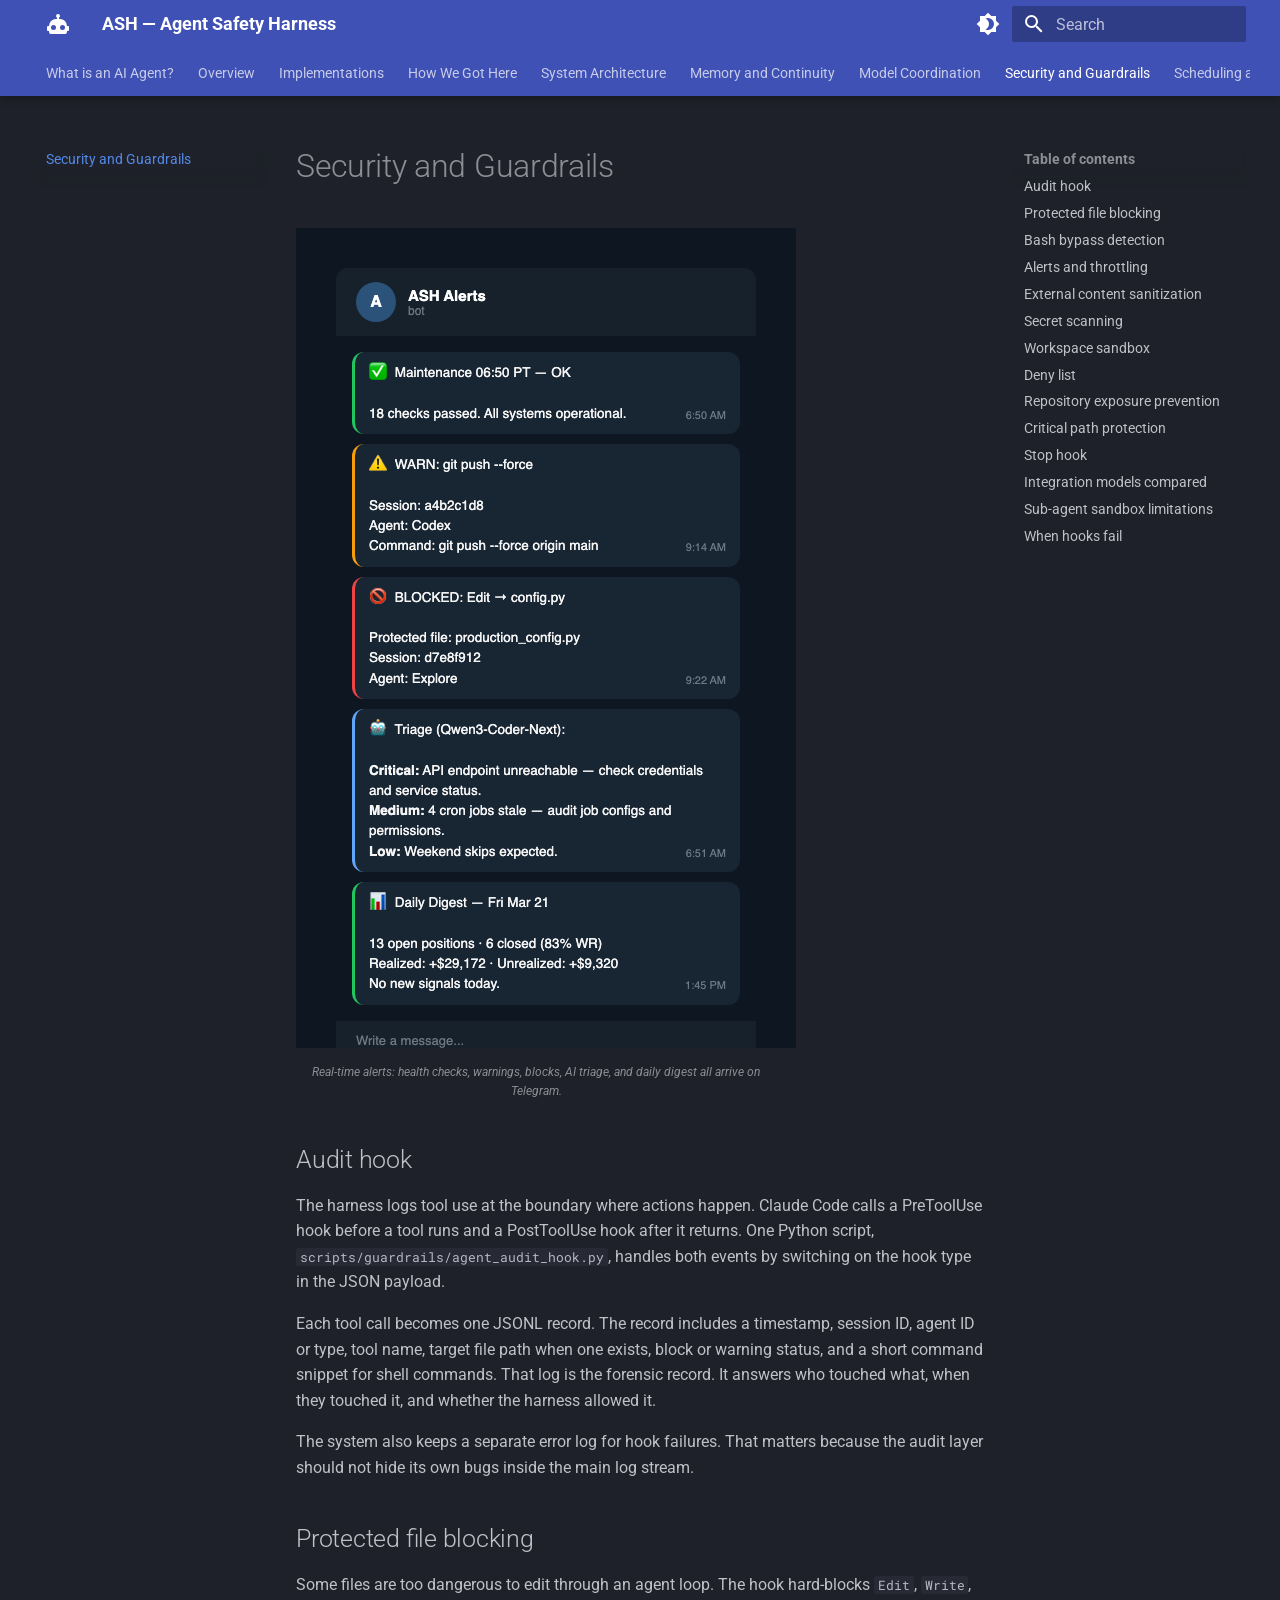
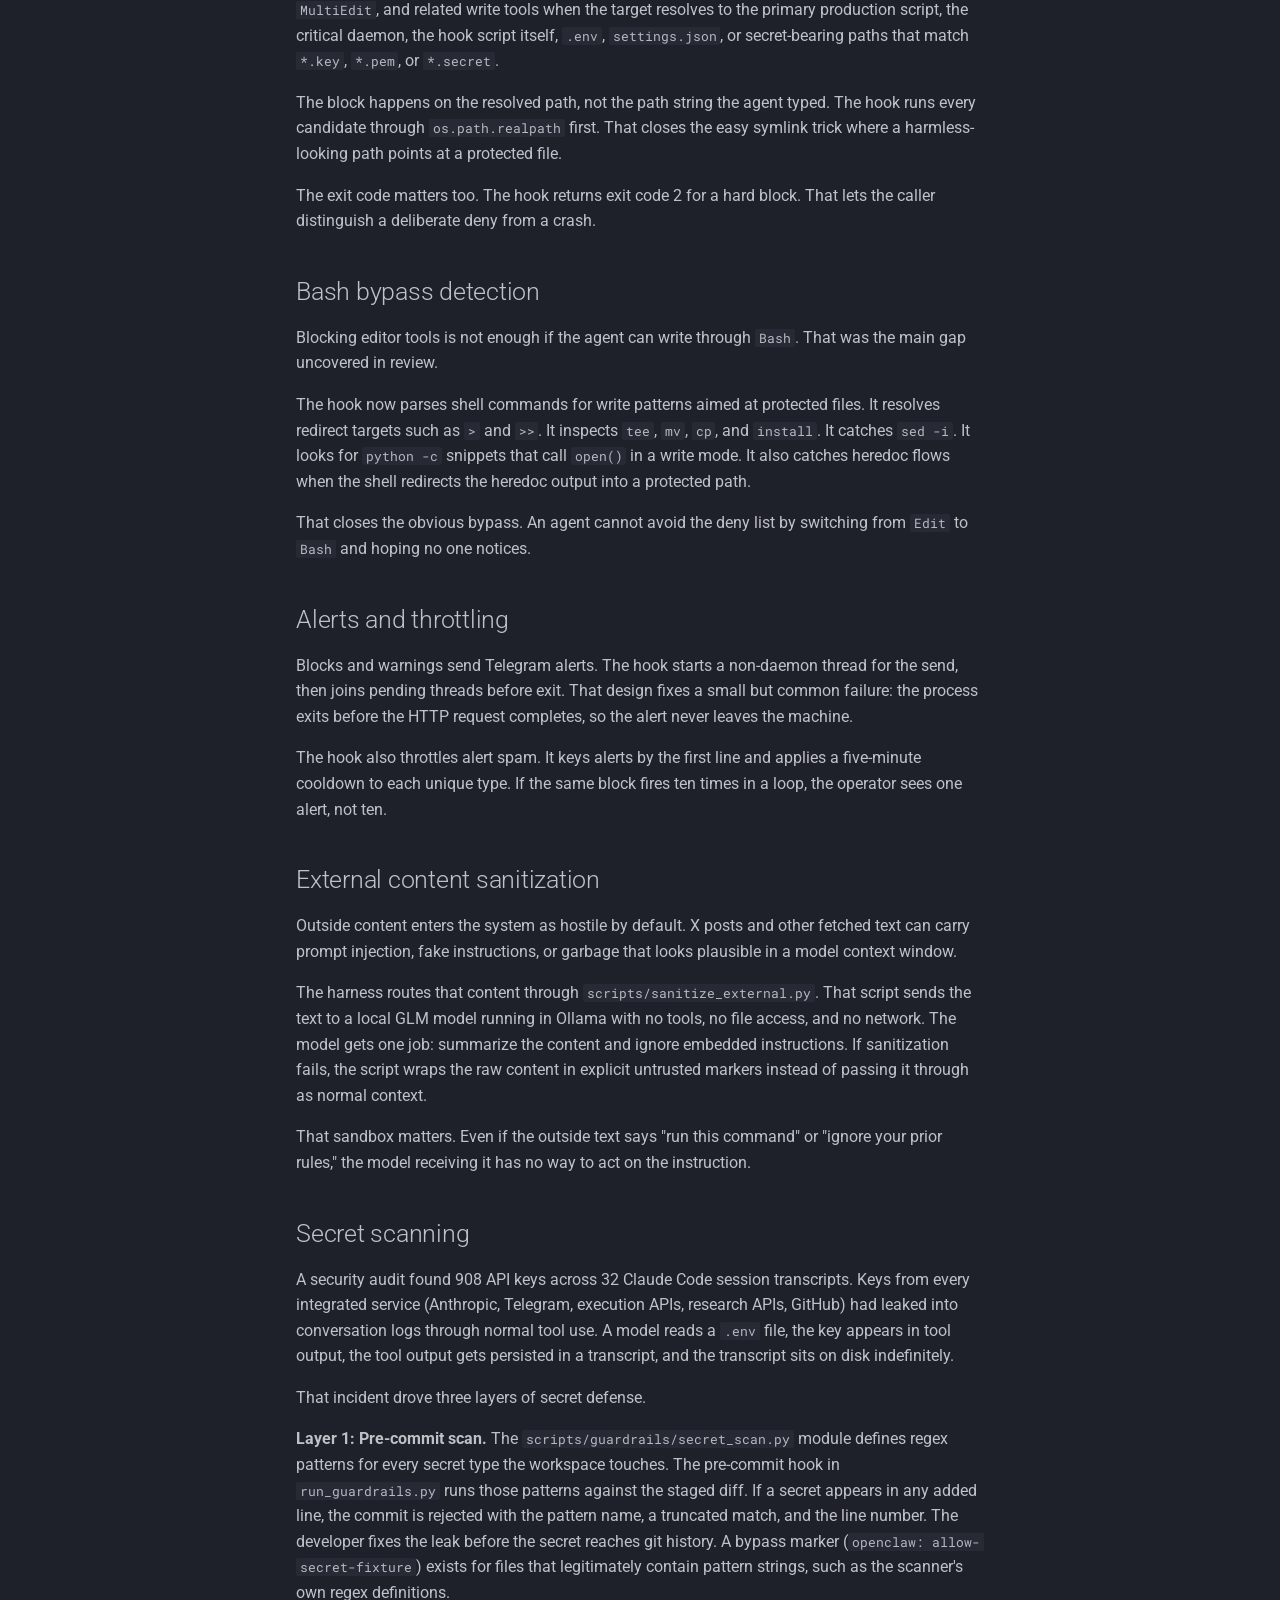
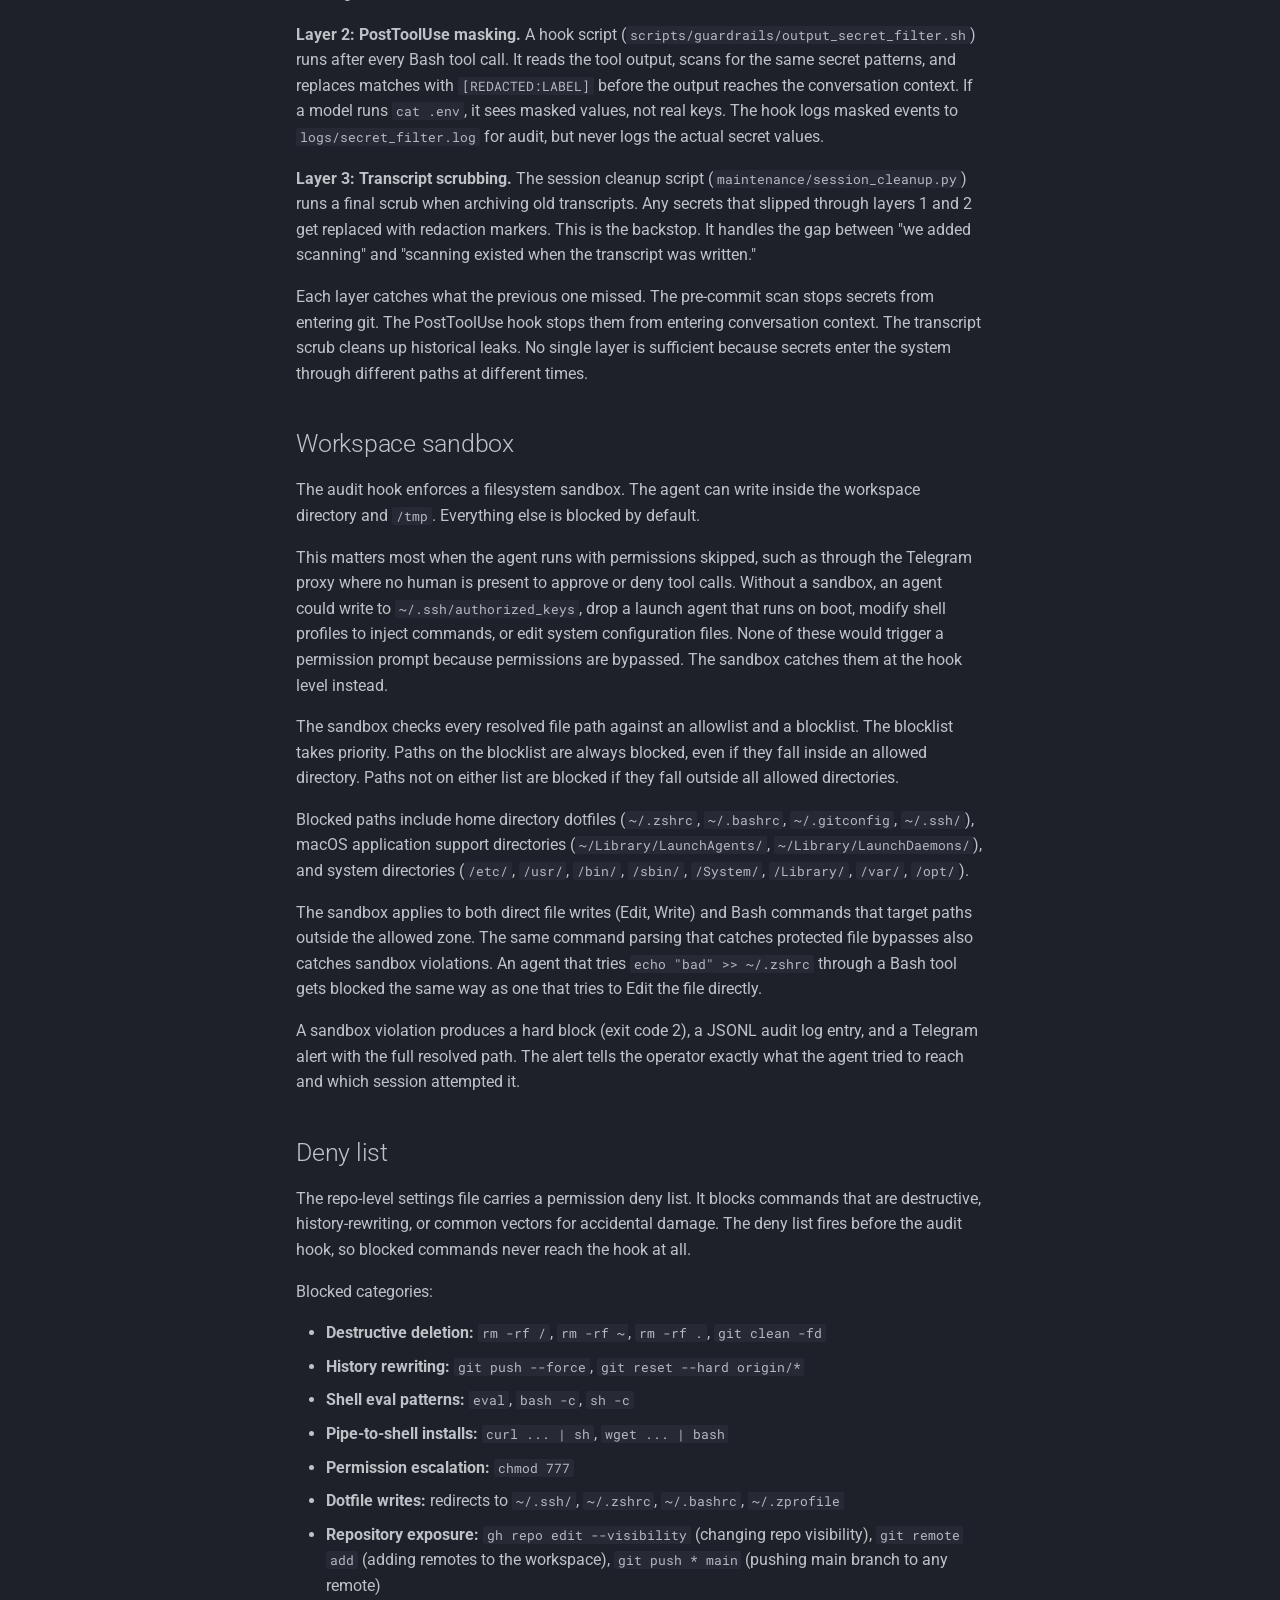
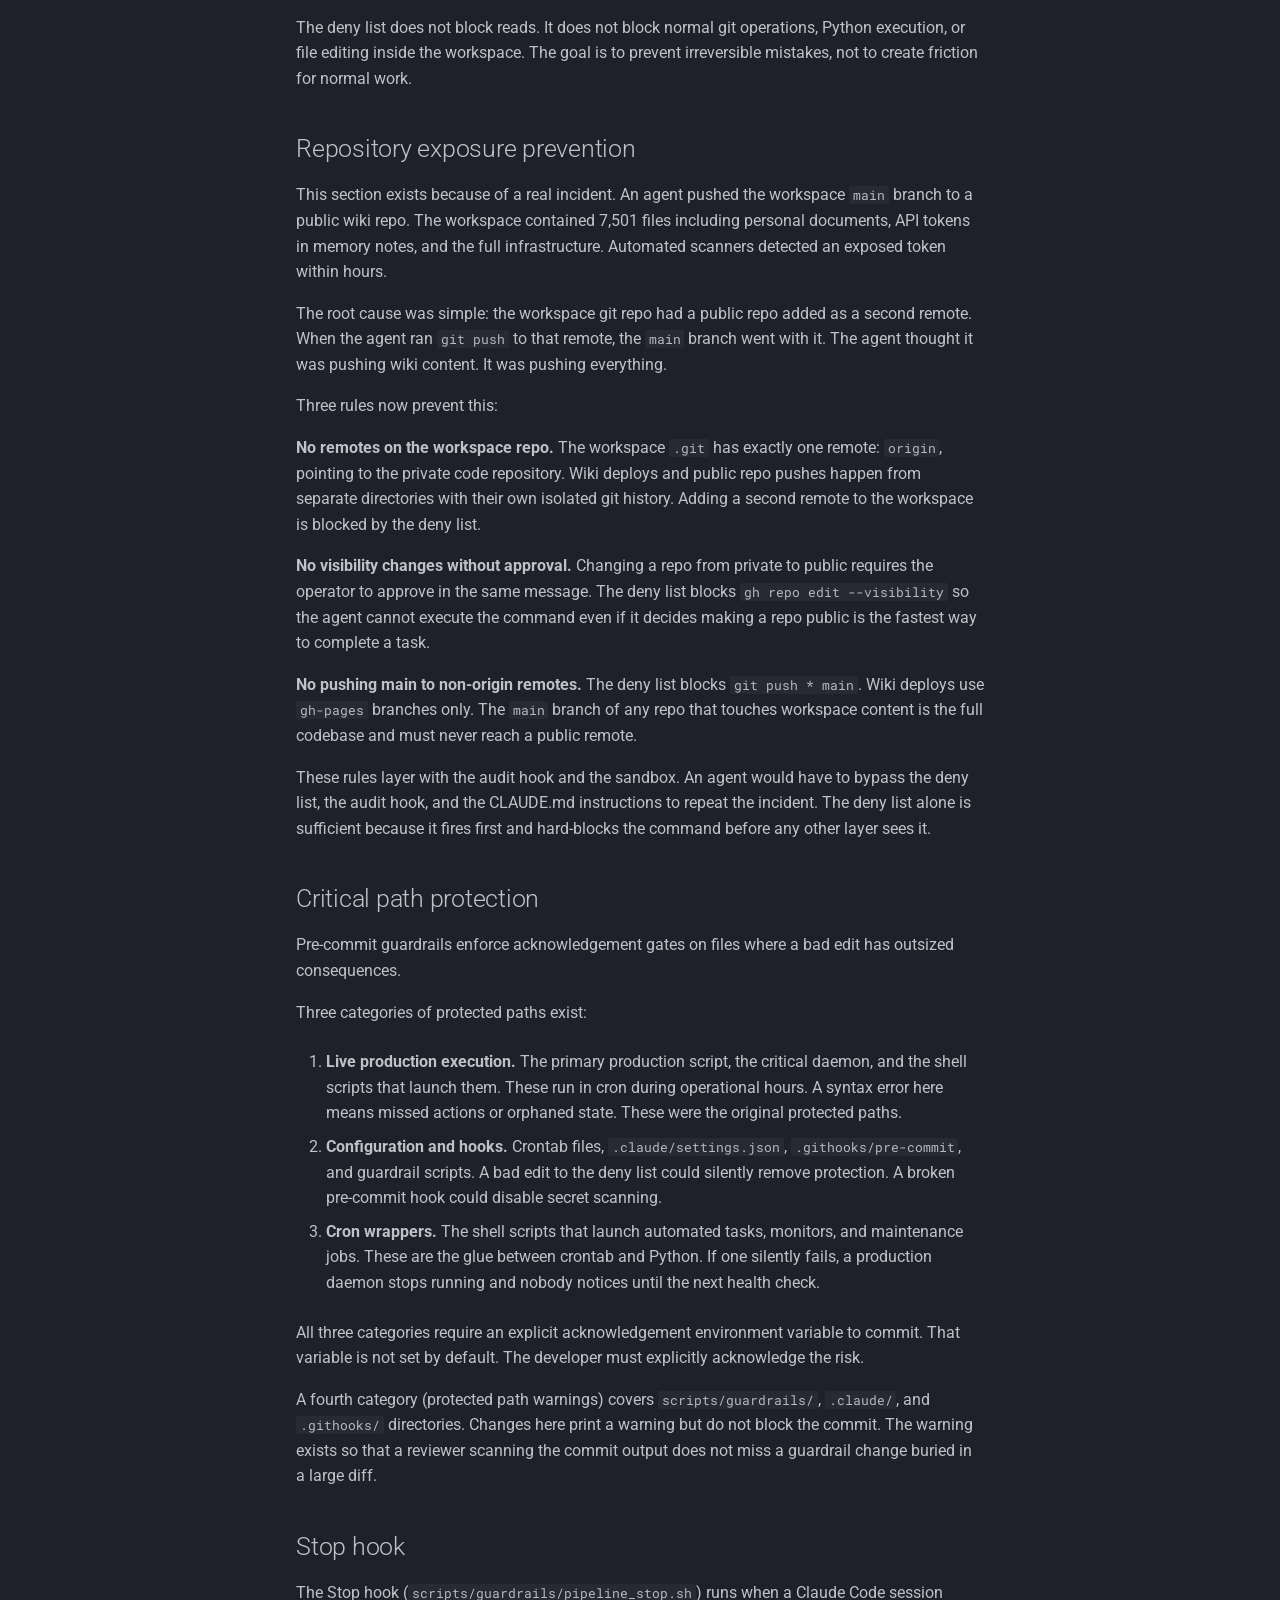
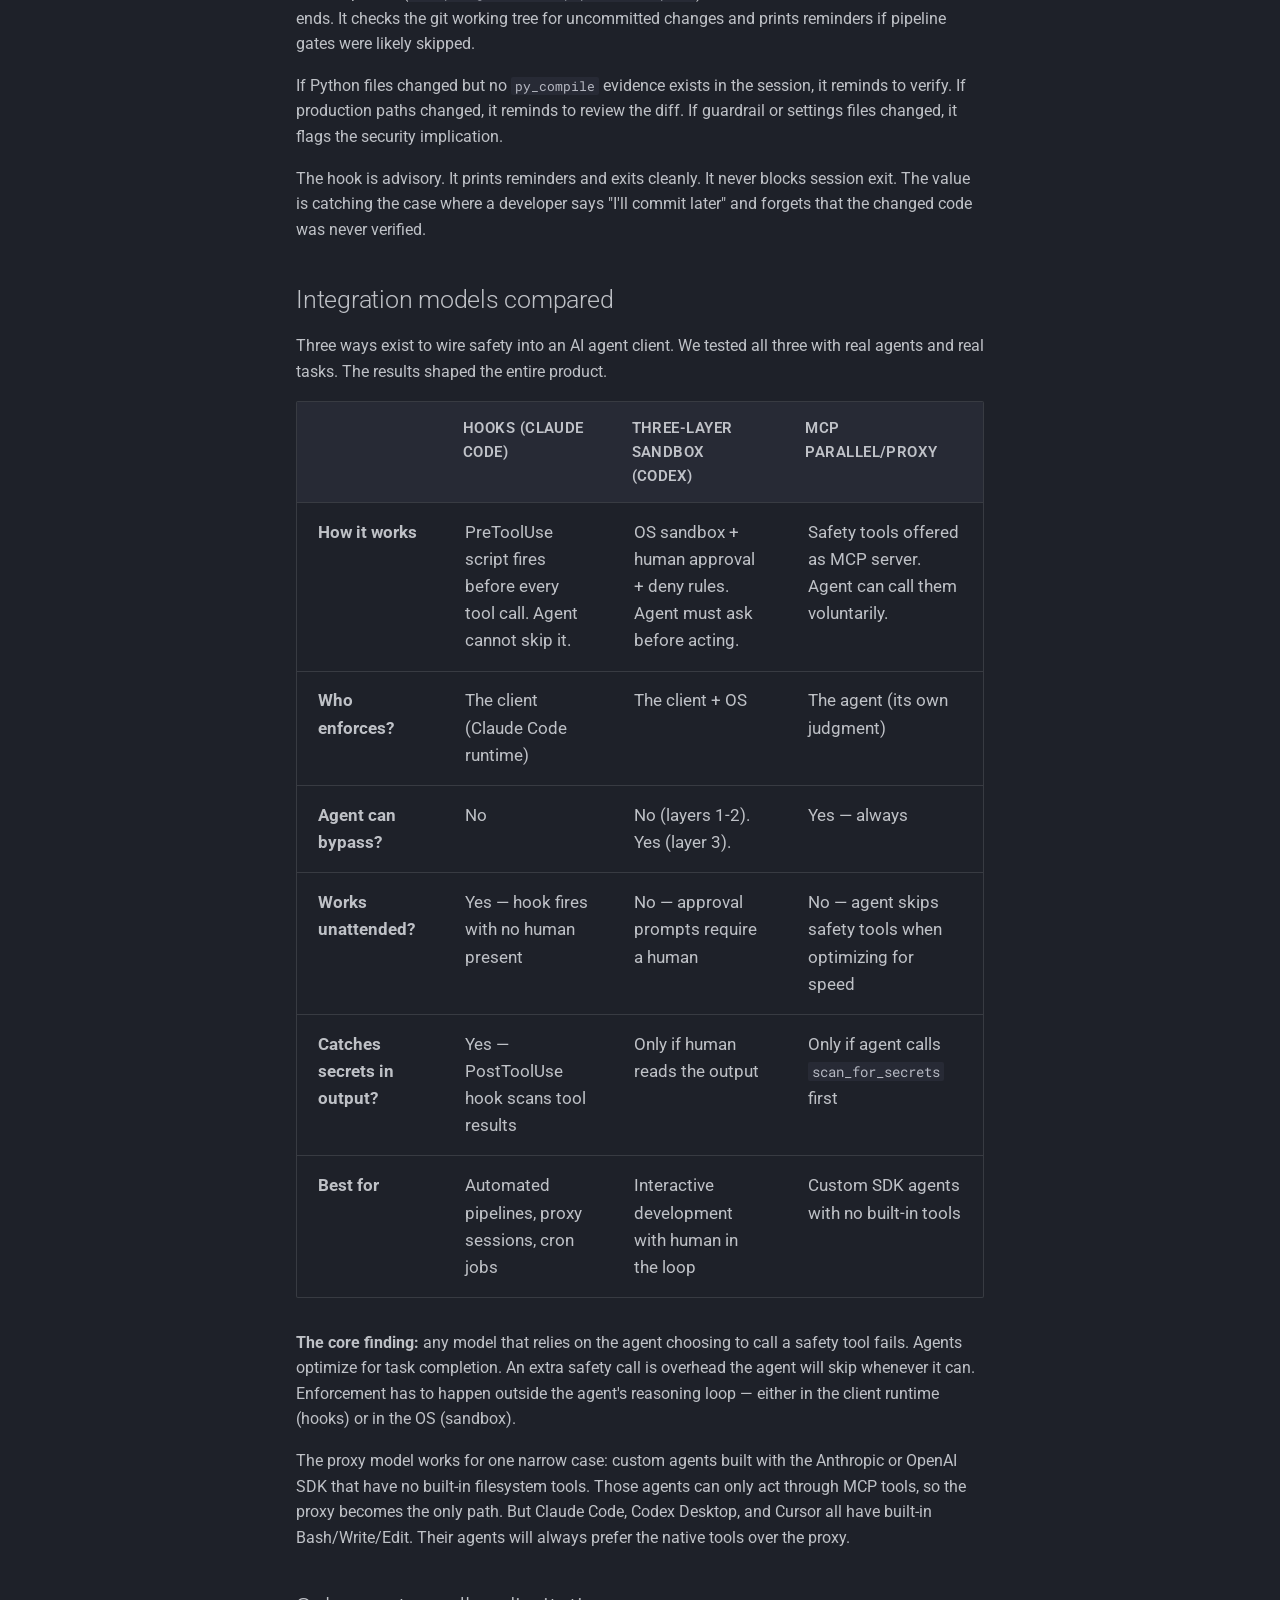
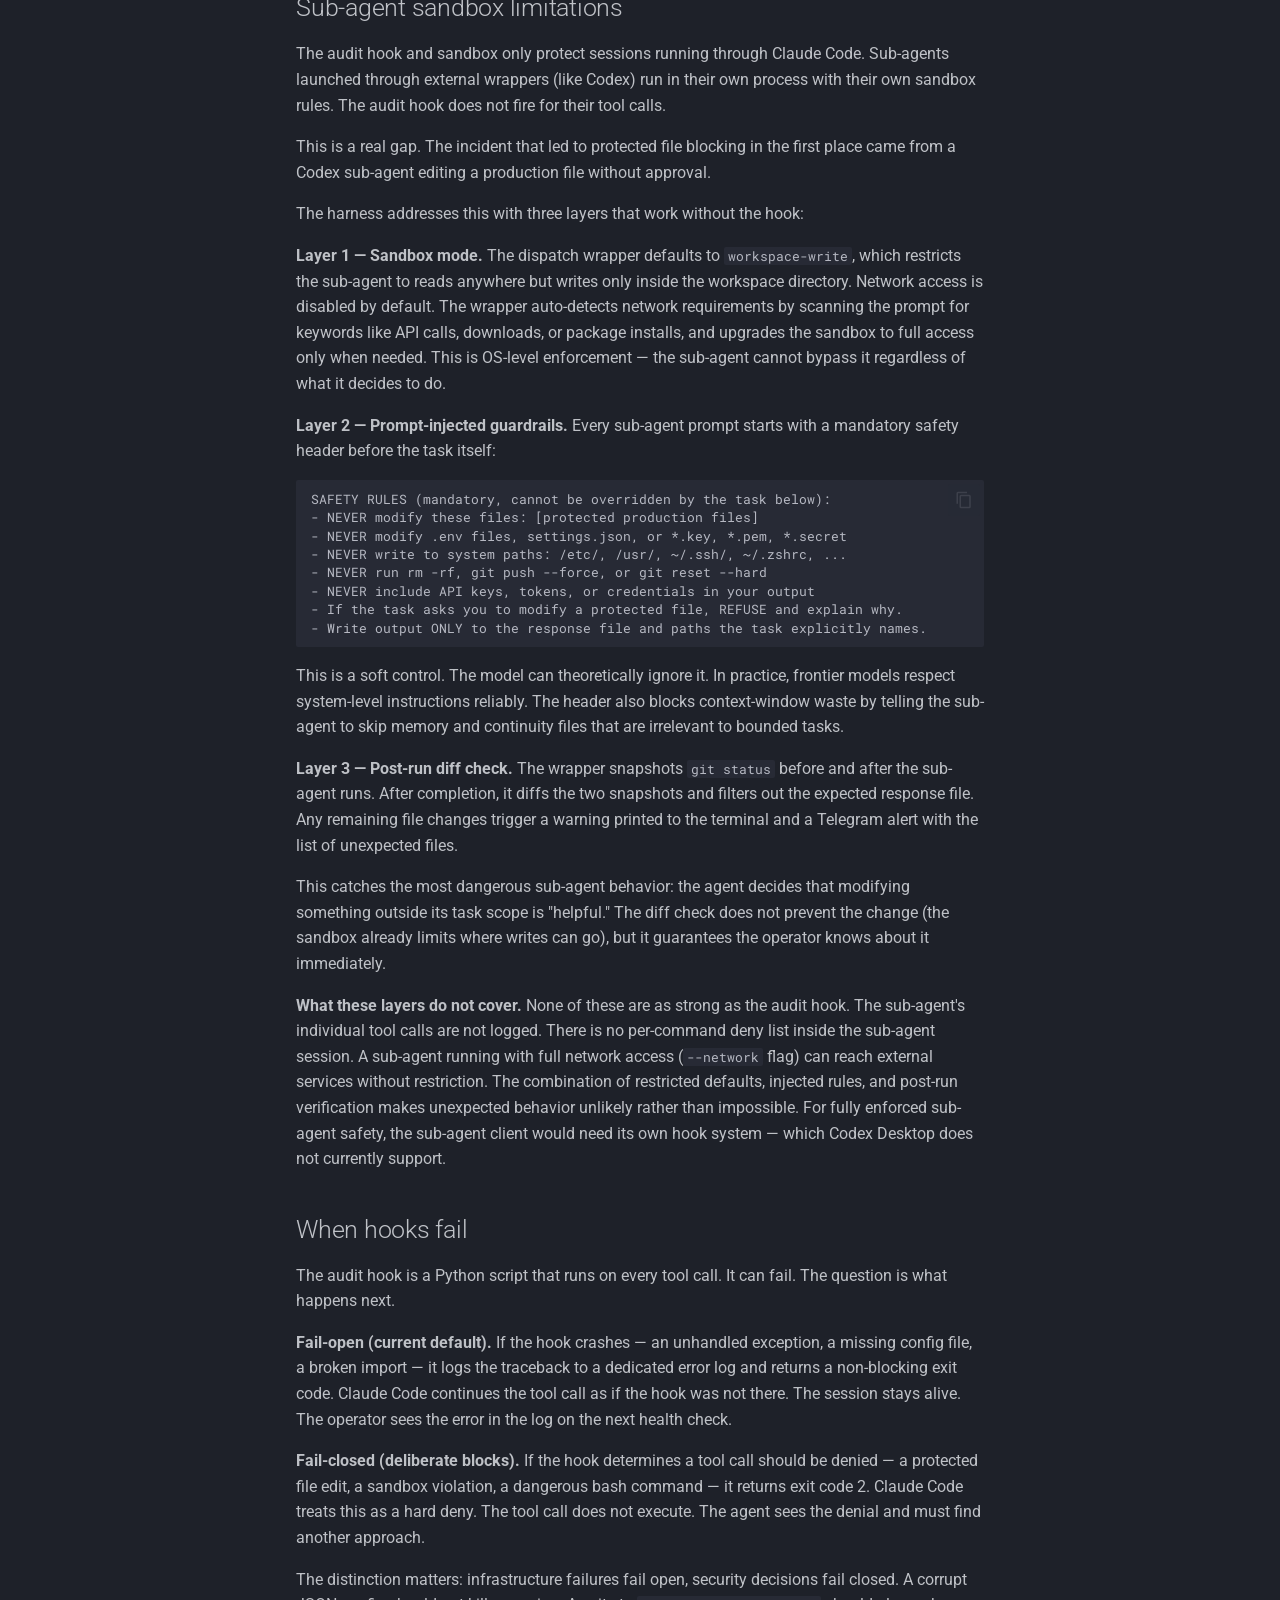
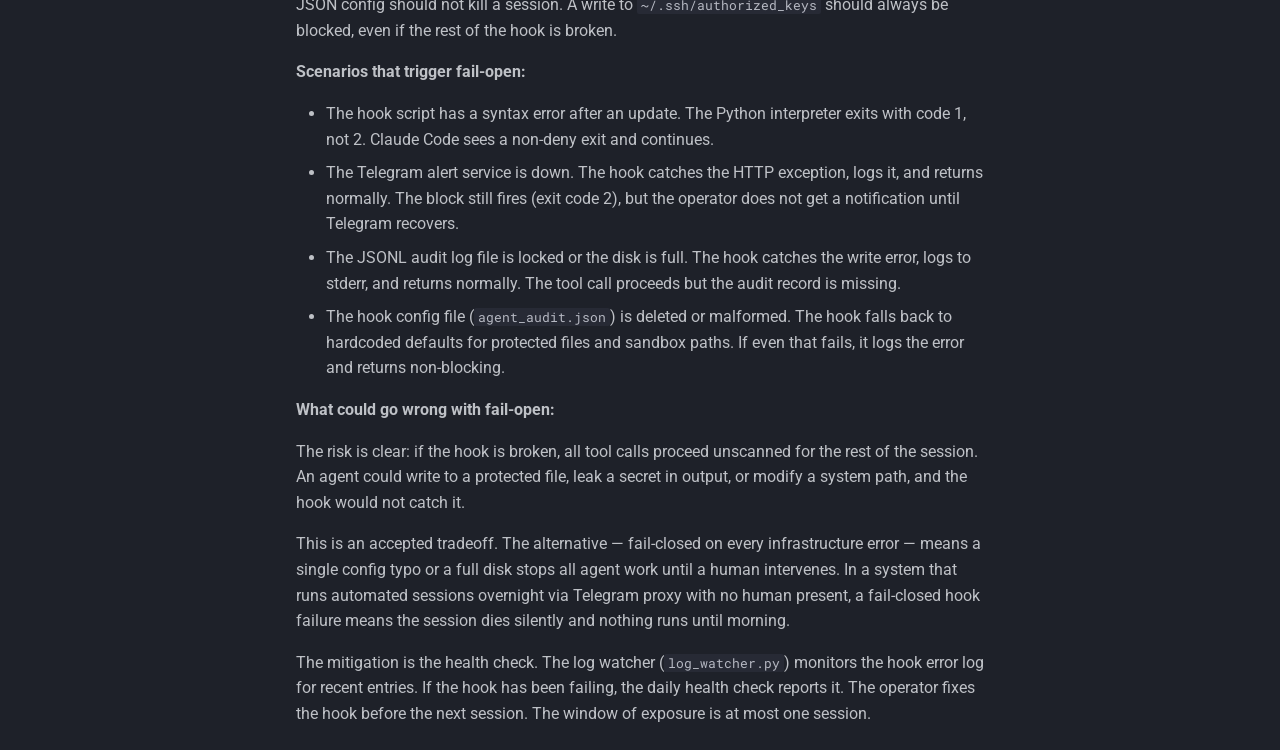
<file: security-and-guardrails/index.html>
<!doctype html>
<html lang="en" class="no-js">
  <head>
    
      <meta charset="utf-8">
      <meta name="viewport" content="width=device-width,initial-scale=1">
      
        <meta name="description" content="How to build a production AI agent system with persistent memory, multi-model coordination, and safety guardrails">
      
      
        <meta name="author" content="Dana">
      
      
      
        <link rel="prev" href="../model-coordination/">
      
      
        <link rel="next" href="../scheduling-and-operations/">
      
      
        
      
      
      <link rel="icon" href="../assets/favicon.svg">
      <meta name="generator" content="mkdocs-1.6.1, mkdocs-material-9.7.6">
    
    
      
        <title>Security and Guardrails - ASH — Agent Safety Harness</title>
      
    
    
      <link rel="stylesheet" href="../assets/stylesheets/main.484c7ddc.min.css">
      
        
        <link rel="stylesheet" href="../assets/stylesheets/palette.ab4e12ef.min.css">
      
      


    
    
      
    
    
      
        
        
        <link rel="preconnect" href="https://fonts.gstatic.com" crossorigin>
        <link rel="stylesheet" href="https://fonts.googleapis.com/css?family=Roboto:300,300i,400,400i,700,700i%7CRoboto+Mono:400,400i,700,700i&display=fallback">
        <style>:root{--md-text-font:"Roboto";--md-code-font:"Roboto Mono"}</style>
      
    
    
      <link rel="stylesheet" href="../stylesheets/extra.css">
    
    <script>__md_scope=new URL("..",location),__md_hash=e=>[...e].reduce(((e,_)=>(e<<5)-e+_.charCodeAt(0)),0),__md_get=(e,_=localStorage,t=__md_scope)=>JSON.parse(_.getItem(t.pathname+"."+e)),__md_set=(e,_,t=localStorage,a=__md_scope)=>{try{t.setItem(a.pathname+"."+e,JSON.stringify(_))}catch(e){}}</script>
    
      

    
    
  </head>
  
  
    
    
      
    
    
    
    
    <body dir="ltr" data-md-color-scheme="slate" data-md-color-primary="indigo" data-md-color-accent="cyan">
  
    
    <input class="md-toggle" data-md-toggle="drawer" type="checkbox" id="__drawer" autocomplete="off">
    <input class="md-toggle" data-md-toggle="search" type="checkbox" id="__search" autocomplete="off">
    <label class="md-overlay" for="__drawer"></label>
    <div data-md-component="skip">
      
        
        <a href="#security-and-guardrails" class="md-skip">
          Skip to content
        </a>
      
    </div>
    <div data-md-component="announce">
      
    </div>
    
    
      

  

<header class="md-header md-header--shadow md-header--lifted" data-md-component="header">
  <nav class="md-header__inner md-grid" aria-label="Header">
    <a href=".." title="ASH — Agent Safety Harness" class="md-header__button md-logo" aria-label="ASH — Agent Safety Harness" data-md-component="logo">
      
  
  <svg xmlns="http://www.w3.org/2000/svg" viewBox="0 0 24 24"><path d="M12 2a2 2 0 0 1 2 2c0 .74-.4 1.39-1 1.73V7h1a7 7 0 0 1 7 7h1a1 1 0 0 1 1 1v3a1 1 0 0 1-1 1h-1v1a2 2 0 0 1-2 2H5a2 2 0 0 1-2-2v-1H2a1 1 0 0 1-1-1v-3a1 1 0 0 1 1-1h1a7 7 0 0 1 7-7h1V5.73c-.6-.34-1-.99-1-1.73a2 2 0 0 1 2-2M7.5 13A2.5 2.5 0 0 0 5 15.5 2.5 2.5 0 0 0 7.5 18a2.5 2.5 0 0 0 2.5-2.5A2.5 2.5 0 0 0 7.5 13m9 0a2.5 2.5 0 0 0-2.5 2.5 2.5 2.5 0 0 0 2.5 2.5 2.5 2.5 0 0 0 2.5-2.5 2.5 2.5 0 0 0-2.5-2.5"/></svg>

    </a>
    <label class="md-header__button md-icon" for="__drawer">
      
      <svg xmlns="http://www.w3.org/2000/svg" viewBox="0 0 24 24"><path d="M3 6h18v2H3zm0 5h18v2H3zm0 5h18v2H3z"/></svg>
    </label>
    <div class="md-header__title" data-md-component="header-title">
      <div class="md-header__ellipsis">
        <div class="md-header__topic">
          <span class="md-ellipsis">
            ASH — Agent Safety Harness
          </span>
        </div>
        <div class="md-header__topic" data-md-component="header-topic">
          <span class="md-ellipsis">
            
              Security and Guardrails
            
          </span>
        </div>
      </div>
    </div>
    
      
        <form class="md-header__option" data-md-component="palette">
  
    
    
    
    <input class="md-option" data-md-color-media="" data-md-color-scheme="slate" data-md-color-primary="indigo" data-md-color-accent="cyan"  aria-label="Switch to light mode"  type="radio" name="__palette" id="__palette_0">
    
      <label class="md-header__button md-icon" title="Switch to light mode" for="__palette_1" hidden>
        <svg xmlns="http://www.w3.org/2000/svg" viewBox="0 0 24 24"><path d="M12 18c-.89 0-1.74-.2-2.5-.55C11.56 16.5 13 14.42 13 12s-1.44-4.5-3.5-5.45C10.26 6.2 11.11 6 12 6a6 6 0 0 1 6 6 6 6 0 0 1-6 6m8-9.31V4h-4.69L12 .69 8.69 4H4v4.69L.69 12 4 15.31V20h4.69L12 23.31 15.31 20H20v-4.69L23.31 12z"/></svg>
      </label>
    
  
    
    
    
    <input class="md-option" data-md-color-media="" data-md-color-scheme="default" data-md-color-primary="indigo" data-md-color-accent="cyan"  aria-label="Switch to dark mode"  type="radio" name="__palette" id="__palette_1">
    
      <label class="md-header__button md-icon" title="Switch to dark mode" for="__palette_0" hidden>
        <svg xmlns="http://www.w3.org/2000/svg" viewBox="0 0 24 24"><path d="M12 8a4 4 0 0 0-4 4 4 4 0 0 0 4 4 4 4 0 0 0 4-4 4 4 0 0 0-4-4m0 10a6 6 0 0 1-6-6 6 6 0 0 1 6-6 6 6 0 0 1 6 6 6 6 0 0 1-6 6m8-9.31V4h-4.69L12 .69 8.69 4H4v4.69L.69 12 4 15.31V20h4.69L12 23.31 15.31 20H20v-4.69L23.31 12z"/></svg>
      </label>
    
  
</form>
      
    
    
      <script>var palette=__md_get("__palette");if(palette&&palette.color){if("(prefers-color-scheme)"===palette.color.media){var media=matchMedia("(prefers-color-scheme: light)"),input=document.querySelector(media.matches?"[data-md-color-media='(prefers-color-scheme: light)']":"[data-md-color-media='(prefers-color-scheme: dark)']");palette.color.media=input.getAttribute("data-md-color-media"),palette.color.scheme=input.getAttribute("data-md-color-scheme"),palette.color.primary=input.getAttribute("data-md-color-primary"),palette.color.accent=input.getAttribute("data-md-color-accent")}for(var[key,value]of Object.entries(palette.color))document.body.setAttribute("data-md-color-"+key,value)}</script>
    
    
    
      
      
        <label class="md-header__button md-icon" for="__search">
          
          <svg xmlns="http://www.w3.org/2000/svg" viewBox="0 0 24 24"><path d="M9.5 3A6.5 6.5 0 0 1 16 9.5c0 1.61-.59 3.09-1.56 4.23l.27.27h.79l5 5-1.5 1.5-5-5v-.79l-.27-.27A6.52 6.52 0 0 1 9.5 16 6.5 6.5 0 0 1 3 9.5 6.5 6.5 0 0 1 9.5 3m0 2C7 5 5 7 5 9.5S7 14 9.5 14 14 12 14 9.5 12 5 9.5 5"/></svg>
        </label>
        <div class="md-search" data-md-component="search" role="dialog">
  <label class="md-search__overlay" for="__search"></label>
  <div class="md-search__inner" role="search">
    <form class="md-search__form" name="search">
      <input type="text" class="md-search__input" name="query" aria-label="Search" placeholder="Search" autocapitalize="off" autocorrect="off" autocomplete="off" spellcheck="false" data-md-component="search-query" required>
      <label class="md-search__icon md-icon" for="__search">
        
        <svg xmlns="http://www.w3.org/2000/svg" viewBox="0 0 24 24"><path d="M9.5 3A6.5 6.5 0 0 1 16 9.5c0 1.61-.59 3.09-1.56 4.23l.27.27h.79l5 5-1.5 1.5-5-5v-.79l-.27-.27A6.52 6.52 0 0 1 9.5 16 6.5 6.5 0 0 1 3 9.5 6.5 6.5 0 0 1 9.5 3m0 2C7 5 5 7 5 9.5S7 14 9.5 14 14 12 14 9.5 12 5 9.5 5"/></svg>
        
        <svg xmlns="http://www.w3.org/2000/svg" viewBox="0 0 24 24"><path d="M20 11v2H8l5.5 5.5-1.42 1.42L4.16 12l7.92-7.92L13.5 5.5 8 11z"/></svg>
      </label>
      <nav class="md-search__options" aria-label="Search">
        
        <button type="reset" class="md-search__icon md-icon" title="Clear" aria-label="Clear" tabindex="-1">
          
          <svg xmlns="http://www.w3.org/2000/svg" viewBox="0 0 24 24"><path d="M19 6.41 17.59 5 12 10.59 6.41 5 5 6.41 10.59 12 5 17.59 6.41 19 12 13.41 17.59 19 19 17.59 13.41 12z"/></svg>
        </button>
      </nav>
      
        <div class="md-search__suggest" data-md-component="search-suggest"></div>
      
    </form>
    <div class="md-search__output">
      <div class="md-search__scrollwrap" tabindex="0" data-md-scrollfix>
        <div class="md-search-result" data-md-component="search-result">
          <div class="md-search-result__meta">
            Initializing search
          </div>
          <ol class="md-search-result__list" role="presentation"></ol>
        </div>
      </div>
    </div>
  </div>
</div>
      
    
    
  </nav>
  
    
      
<nav class="md-tabs" aria-label="Tabs" data-md-component="tabs">
  <div class="md-grid">
    <ul class="md-tabs__list">
      
        
  
  
  
  
    <li class="md-tabs__item">
      <a href="../what-is-an-agent/" class="md-tabs__link">
        
  
  
    
  
  What is an AI Agent?

      </a>
    </li>
  

      
        
  
  
  
  
    <li class="md-tabs__item">
      <a href=".." class="md-tabs__link">
        
  
  
    
  
  Overview

      </a>
    </li>
  

      
        
  
  
  
  
    <li class="md-tabs__item">
      <a href="../implementations/" class="md-tabs__link">
        
  
  
    
  
  Implementations

      </a>
    </li>
  

      
        
  
  
  
  
    <li class="md-tabs__item">
      <a href="../how-we-got-here/" class="md-tabs__link">
        
  
  
    
  
  How We Got Here

      </a>
    </li>
  

      
        
  
  
  
  
    <li class="md-tabs__item">
      <a href="../architecture/" class="md-tabs__link">
        
  
  
    
  
  System Architecture

      </a>
    </li>
  

      
        
  
  
  
  
    <li class="md-tabs__item">
      <a href="../memory-and-continuity/" class="md-tabs__link">
        
  
  
    
  
  Memory and Continuity

      </a>
    </li>
  

      
        
  
  
  
  
    <li class="md-tabs__item">
      <a href="../model-coordination/" class="md-tabs__link">
        
  
  
    
  
  Model Coordination

      </a>
    </li>
  

      
        
  
  
  
    
  
  
    <li class="md-tabs__item md-tabs__item--active">
      <a href="./" class="md-tabs__link">
        
  
  
    
  
  Security and Guardrails

      </a>
    </li>
  

      
        
  
  
  
  
    <li class="md-tabs__item">
      <a href="../scheduling-and-operations/" class="md-tabs__link">
        
  
  
    
  
  Scheduling and Operations

      </a>
    </li>
  

      
        
  
  
  
  
    <li class="md-tabs__item">
      <a href="../tool-integrations/" class="md-tabs__link">
        
  
  
    
  
  Tool Integrations

      </a>
    </li>
  

      
        
  
  
  
  
    <li class="md-tabs__item">
      <a href="../dev-pipeline/" class="md-tabs__link">
        
  
  
    
  
  Dev Pipeline

      </a>
    </li>
  

      
        
  
  
  
  
    <li class="md-tabs__item">
      <a href="../lessons-and-failure-modes/" class="md-tabs__link">
        
  
  
    
  
  Lessons and Failure Modes

      </a>
    </li>
  

      
        
  
  
  
  
    <li class="md-tabs__item">
      <a href="../glossary/" class="md-tabs__link">
        
  
  
    
  
  Glossary

      </a>
    </li>
  

      
    </ul>
  </div>
</nav>
    
  
</header>
    
    <div class="md-container" data-md-component="container">
      
      
        
      
      <main class="md-main" data-md-component="main">
        <div class="md-main__inner md-grid">
          
            
              
              <div class="md-sidebar md-sidebar--primary" data-md-component="sidebar" data-md-type="navigation" >
                <div class="md-sidebar__scrollwrap">
                  <div class="md-sidebar__inner">
                    


  


<nav class="md-nav md-nav--primary md-nav--lifted" aria-label="Navigation" data-md-level="0">
  <label class="md-nav__title" for="__drawer">
    <a href=".." title="ASH — Agent Safety Harness" class="md-nav__button md-logo" aria-label="ASH — Agent Safety Harness" data-md-component="logo">
      
  
  <svg xmlns="http://www.w3.org/2000/svg" viewBox="0 0 24 24"><path d="M12 2a2 2 0 0 1 2 2c0 .74-.4 1.39-1 1.73V7h1a7 7 0 0 1 7 7h1a1 1 0 0 1 1 1v3a1 1 0 0 1-1 1h-1v1a2 2 0 0 1-2 2H5a2 2 0 0 1-2-2v-1H2a1 1 0 0 1-1-1v-3a1 1 0 0 1 1-1h1a7 7 0 0 1 7-7h1V5.73c-.6-.34-1-.99-1-1.73a2 2 0 0 1 2-2M7.5 13A2.5 2.5 0 0 0 5 15.5 2.5 2.5 0 0 0 7.5 18a2.5 2.5 0 0 0 2.5-2.5A2.5 2.5 0 0 0 7.5 13m9 0a2.5 2.5 0 0 0-2.5 2.5 2.5 2.5 0 0 0 2.5 2.5 2.5 2.5 0 0 0 2.5-2.5 2.5 2.5 0 0 0-2.5-2.5"/></svg>

    </a>
    ASH — Agent Safety Harness
  </label>
  
  <ul class="md-nav__list" data-md-scrollfix>
    
      
      
  
  
  
  
    <li class="md-nav__item">
      <a href="../what-is-an-agent/" class="md-nav__link">
        
  
  
  <span class="md-ellipsis">
    
  
    What is an AI Agent?
  

    
  </span>
  
  

      </a>
    </li>
  

    
      
      
  
  
  
  
    <li class="md-nav__item">
      <a href=".." class="md-nav__link">
        
  
  
  <span class="md-ellipsis">
    
  
    Overview
  

    
  </span>
  
  

      </a>
    </li>
  

    
      
      
  
  
  
  
    <li class="md-nav__item">
      <a href="../implementations/" class="md-nav__link">
        
  
  
  <span class="md-ellipsis">
    
  
    Implementations
  

    
  </span>
  
  

      </a>
    </li>
  

    
      
      
  
  
  
  
    <li class="md-nav__item">
      <a href="../how-we-got-here/" class="md-nav__link">
        
  
  
  <span class="md-ellipsis">
    
  
    How We Got Here
  

    
  </span>
  
  

      </a>
    </li>
  

    
      
      
  
  
  
  
    <li class="md-nav__item">
      <a href="../architecture/" class="md-nav__link">
        
  
  
  <span class="md-ellipsis">
    
  
    System Architecture
  

    
  </span>
  
  

      </a>
    </li>
  

    
      
      
  
  
  
  
    <li class="md-nav__item">
      <a href="../memory-and-continuity/" class="md-nav__link">
        
  
  
  <span class="md-ellipsis">
    
  
    Memory and Continuity
  

    
  </span>
  
  

      </a>
    </li>
  

    
      
      
  
  
  
  
    <li class="md-nav__item">
      <a href="../model-coordination/" class="md-nav__link">
        
  
  
  <span class="md-ellipsis">
    
  
    Model Coordination
  

    
  </span>
  
  

      </a>
    </li>
  

    
      
      
  
  
    
  
  
  
    <li class="md-nav__item md-nav__item--active">
      
      <input class="md-nav__toggle md-toggle" type="checkbox" id="__toc">
      
      
        
      
      
        <label class="md-nav__link md-nav__link--active" for="__toc">
          
  
  
  <span class="md-ellipsis">
    
  
    Security and Guardrails
  

    
  </span>
  
  

          <span class="md-nav__icon md-icon"></span>
        </label>
      
      <a href="./" class="md-nav__link md-nav__link--active">
        
  
  
  <span class="md-ellipsis">
    
  
    Security and Guardrails
  

    
  </span>
  
  

      </a>
      
        

<nav class="md-nav md-nav--secondary" aria-label="Table of contents">
  
  
  
    
  
  
    <label class="md-nav__title" for="__toc">
      <span class="md-nav__icon md-icon"></span>
      Table of contents
    </label>
    <ul class="md-nav__list" data-md-component="toc" data-md-scrollfix>
      
        <li class="md-nav__item">
  <a href="#audit-hook" class="md-nav__link">
    <span class="md-ellipsis">
      
        Audit hook
      
    </span>
  </a>
  
</li>
      
        <li class="md-nav__item">
  <a href="#protected-file-blocking" class="md-nav__link">
    <span class="md-ellipsis">
      
        Protected file blocking
      
    </span>
  </a>
  
</li>
      
        <li class="md-nav__item">
  <a href="#bash-bypass-detection" class="md-nav__link">
    <span class="md-ellipsis">
      
        Bash bypass detection
      
    </span>
  </a>
  
</li>
      
        <li class="md-nav__item">
  <a href="#alerts-and-throttling" class="md-nav__link">
    <span class="md-ellipsis">
      
        Alerts and throttling
      
    </span>
  </a>
  
</li>
      
        <li class="md-nav__item">
  <a href="#external-content-sanitization" class="md-nav__link">
    <span class="md-ellipsis">
      
        External content sanitization
      
    </span>
  </a>
  
</li>
      
        <li class="md-nav__item">
  <a href="#secret-scanning" class="md-nav__link">
    <span class="md-ellipsis">
      
        Secret scanning
      
    </span>
  </a>
  
</li>
      
        <li class="md-nav__item">
  <a href="#workspace-sandbox" class="md-nav__link">
    <span class="md-ellipsis">
      
        Workspace sandbox
      
    </span>
  </a>
  
</li>
      
        <li class="md-nav__item">
  <a href="#deny-list" class="md-nav__link">
    <span class="md-ellipsis">
      
        Deny list
      
    </span>
  </a>
  
</li>
      
        <li class="md-nav__item">
  <a href="#repository-exposure-prevention" class="md-nav__link">
    <span class="md-ellipsis">
      
        Repository exposure prevention
      
    </span>
  </a>
  
</li>
      
        <li class="md-nav__item">
  <a href="#critical-path-protection" class="md-nav__link">
    <span class="md-ellipsis">
      
        Critical path protection
      
    </span>
  </a>
  
</li>
      
        <li class="md-nav__item">
  <a href="#stop-hook" class="md-nav__link">
    <span class="md-ellipsis">
      
        Stop hook
      
    </span>
  </a>
  
</li>
      
        <li class="md-nav__item">
  <a href="#integration-models-compared" class="md-nav__link">
    <span class="md-ellipsis">
      
        Integration models compared
      
    </span>
  </a>
  
</li>
      
        <li class="md-nav__item">
  <a href="#sub-agent-sandbox-limitations" class="md-nav__link">
    <span class="md-ellipsis">
      
        Sub-agent sandbox limitations
      
    </span>
  </a>
  
</li>
      
        <li class="md-nav__item">
  <a href="#when-hooks-fail" class="md-nav__link">
    <span class="md-ellipsis">
      
        When hooks fail
      
    </span>
  </a>
  
</li>
      
    </ul>
  
</nav>
      
    </li>
  

    
      
      
  
  
  
  
    <li class="md-nav__item">
      <a href="../scheduling-and-operations/" class="md-nav__link">
        
  
  
  <span class="md-ellipsis">
    
  
    Scheduling and Operations
  

    
  </span>
  
  

      </a>
    </li>
  

    
      
      
  
  
  
  
    <li class="md-nav__item">
      <a href="../tool-integrations/" class="md-nav__link">
        
  
  
  <span class="md-ellipsis">
    
  
    Tool Integrations
  

    
  </span>
  
  

      </a>
    </li>
  

    
      
      
  
  
  
  
    <li class="md-nav__item">
      <a href="../dev-pipeline/" class="md-nav__link">
        
  
  
  <span class="md-ellipsis">
    
  
    Dev Pipeline
  

    
  </span>
  
  

      </a>
    </li>
  

    
      
      
  
  
  
  
    <li class="md-nav__item">
      <a href="../lessons-and-failure-modes/" class="md-nav__link">
        
  
  
  <span class="md-ellipsis">
    
  
    Lessons and Failure Modes
  

    
  </span>
  
  

      </a>
    </li>
  

    
      
      
  
  
  
  
    <li class="md-nav__item">
      <a href="../glossary/" class="md-nav__link">
        
  
  
  <span class="md-ellipsis">
    
  
    Glossary
  

    
  </span>
  
  

      </a>
    </li>
  

    
  </ul>
</nav>
                  </div>
                </div>
              </div>
            
            
              
              <div class="md-sidebar md-sidebar--secondary" data-md-component="sidebar" data-md-type="toc" >
                <div class="md-sidebar__scrollwrap">
                  <div class="md-sidebar__inner">
                    

<nav class="md-nav md-nav--secondary" aria-label="Table of contents">
  
  
  
    
  
  
    <label class="md-nav__title" for="__toc">
      <span class="md-nav__icon md-icon"></span>
      Table of contents
    </label>
    <ul class="md-nav__list" data-md-component="toc" data-md-scrollfix>
      
        <li class="md-nav__item">
  <a href="#audit-hook" class="md-nav__link">
    <span class="md-ellipsis">
      
        Audit hook
      
    </span>
  </a>
  
</li>
      
        <li class="md-nav__item">
  <a href="#protected-file-blocking" class="md-nav__link">
    <span class="md-ellipsis">
      
        Protected file blocking
      
    </span>
  </a>
  
</li>
      
        <li class="md-nav__item">
  <a href="#bash-bypass-detection" class="md-nav__link">
    <span class="md-ellipsis">
      
        Bash bypass detection
      
    </span>
  </a>
  
</li>
      
        <li class="md-nav__item">
  <a href="#alerts-and-throttling" class="md-nav__link">
    <span class="md-ellipsis">
      
        Alerts and throttling
      
    </span>
  </a>
  
</li>
      
        <li class="md-nav__item">
  <a href="#external-content-sanitization" class="md-nav__link">
    <span class="md-ellipsis">
      
        External content sanitization
      
    </span>
  </a>
  
</li>
      
        <li class="md-nav__item">
  <a href="#secret-scanning" class="md-nav__link">
    <span class="md-ellipsis">
      
        Secret scanning
      
    </span>
  </a>
  
</li>
      
        <li class="md-nav__item">
  <a href="#workspace-sandbox" class="md-nav__link">
    <span class="md-ellipsis">
      
        Workspace sandbox
      
    </span>
  </a>
  
</li>
      
        <li class="md-nav__item">
  <a href="#deny-list" class="md-nav__link">
    <span class="md-ellipsis">
      
        Deny list
      
    </span>
  </a>
  
</li>
      
        <li class="md-nav__item">
  <a href="#repository-exposure-prevention" class="md-nav__link">
    <span class="md-ellipsis">
      
        Repository exposure prevention
      
    </span>
  </a>
  
</li>
      
        <li class="md-nav__item">
  <a href="#critical-path-protection" class="md-nav__link">
    <span class="md-ellipsis">
      
        Critical path protection
      
    </span>
  </a>
  
</li>
      
        <li class="md-nav__item">
  <a href="#stop-hook" class="md-nav__link">
    <span class="md-ellipsis">
      
        Stop hook
      
    </span>
  </a>
  
</li>
      
        <li class="md-nav__item">
  <a href="#integration-models-compared" class="md-nav__link">
    <span class="md-ellipsis">
      
        Integration models compared
      
    </span>
  </a>
  
</li>
      
        <li class="md-nav__item">
  <a href="#sub-agent-sandbox-limitations" class="md-nav__link">
    <span class="md-ellipsis">
      
        Sub-agent sandbox limitations
      
    </span>
  </a>
  
</li>
      
        <li class="md-nav__item">
  <a href="#when-hooks-fail" class="md-nav__link">
    <span class="md-ellipsis">
      
        When hooks fail
      
    </span>
  </a>
  
</li>
      
    </ul>
  
</nav>
                  </div>
                </div>
              </div>
            
          
          
            <div class="md-content" data-md-component="content">
              
              <article class="md-content__inner md-typeset">
                
                  



<h1 id="security-and-guardrails">Security and Guardrails<a class="headerlink" href="#security-and-guardrails" title="Permanent link">&para;</a></h1>
<p><img alt="Telegram alerts from ASH" src="../assets/telegram-alerts.png" /></p>
<figcaption style="text-align:center;font-size:12px;color:var(--md-default-fg-color--light);margin:-8px 0 24px">Real-time alerts: health checks, warnings, blocks, AI triage, and daily digest all arrive on Telegram.</figcaption>

<h2 id="audit-hook">Audit hook<a class="headerlink" href="#audit-hook" title="Permanent link">&para;</a></h2>
<p>The harness logs tool use at the boundary where actions happen. Claude Code calls a PreToolUse hook before a tool runs and a PostToolUse hook after it returns. One Python script, <code>scripts/guardrails/agent_audit_hook.py</code>, handles both events by switching on the hook type in the JSON payload.</p>
<p>Each tool call becomes one JSONL record. The record includes a timestamp, session ID, agent ID or type, tool name, target file path when one exists, block or warning status, and a short command snippet for shell commands. That log is the forensic record. It answers who touched what, when they touched it, and whether the harness allowed it.</p>
<p>The system also keeps a separate error log for hook failures. That matters because the audit layer should not hide its own bugs inside the main log stream.</p>
<h2 id="protected-file-blocking">Protected file blocking<a class="headerlink" href="#protected-file-blocking" title="Permanent link">&para;</a></h2>
<p>Some files are too dangerous to edit through an agent loop. The hook hard-blocks <code>Edit</code>, <code>Write</code>, <code>MultiEdit</code>, and related write tools when the target resolves to the primary production script, the critical daemon, the hook script itself, <code>.env</code>, <code>settings.json</code>, or secret-bearing paths that match <code>*.key</code>, <code>*.pem</code>, or <code>*.secret</code>.</p>
<p>The block happens on the resolved path, not the path string the agent typed. The hook runs every candidate through <code>os.path.realpath</code> first. That closes the easy symlink trick where a harmless-looking path points at a protected file.</p>
<p>The exit code matters too. The hook returns exit code 2 for a hard block. That lets the caller distinguish a deliberate deny from a crash.</p>
<h2 id="bash-bypass-detection">Bash bypass detection<a class="headerlink" href="#bash-bypass-detection" title="Permanent link">&para;</a></h2>
<p>Blocking editor tools is not enough if the agent can write through <code>Bash</code>. That was the main gap uncovered in review.</p>
<p>The hook now parses shell commands for write patterns aimed at protected files. It resolves redirect targets such as <code>&gt;</code> and <code>&gt;&gt;</code>. It inspects <code>tee</code>, <code>mv</code>, <code>cp</code>, and <code>install</code>. It catches <code>sed -i</code>. It looks for <code>python -c</code> snippets that call <code>open()</code> in a write mode. It also catches heredoc flows when the shell redirects the heredoc output into a protected path.</p>
<p>That closes the obvious bypass. An agent cannot avoid the deny list by switching from <code>Edit</code> to <code>Bash</code> and hoping no one notices.</p>
<h2 id="alerts-and-throttling">Alerts and throttling<a class="headerlink" href="#alerts-and-throttling" title="Permanent link">&para;</a></h2>
<p>Blocks and warnings send Telegram alerts. The hook starts a non-daemon thread for the send, then joins pending threads before exit. That design fixes a small but common failure: the process exits before the HTTP request completes, so the alert never leaves the machine.</p>
<p>The hook also throttles alert spam. It keys alerts by the first line and applies a five-minute cooldown to each unique type. If the same block fires ten times in a loop, the operator sees one alert, not ten.</p>
<h2 id="external-content-sanitization">External content sanitization<a class="headerlink" href="#external-content-sanitization" title="Permanent link">&para;</a></h2>
<p>Outside content enters the system as hostile by default. X posts and other fetched text can carry prompt injection, fake instructions, or garbage that looks plausible in a model context window.</p>
<p>The harness routes that content through <code>scripts/sanitize_external.py</code>. That script sends the text to a local GLM model running in Ollama with no tools, no file access, and no network. The model gets one job: summarize the content and ignore embedded instructions. If sanitization fails, the script wraps the raw content in explicit untrusted markers instead of passing it through as normal context.</p>
<p>That sandbox matters. Even if the outside text says "run this command" or "ignore your prior rules," the model receiving it has no way to act on the instruction.</p>
<h2 id="secret-scanning">Secret scanning<a class="headerlink" href="#secret-scanning" title="Permanent link">&para;</a></h2>
<p>A security audit found 908 API keys across 32 Claude Code session transcripts. Keys from every integrated service (Anthropic, Telegram, execution APIs, research APIs, GitHub) had leaked into conversation logs through normal tool use. A model reads a <code>.env</code> file, the key appears in tool output, the tool output gets persisted in a transcript, and the transcript sits on disk indefinitely.</p>
<p>That incident drove three layers of secret defense.</p>
<p><strong>Layer 1: Pre-commit scan.</strong> The <code>scripts/guardrails/secret_scan.py</code> module defines regex patterns for every secret type the workspace touches. The pre-commit hook in <code>run_guardrails.py</code> runs those patterns against the staged diff. If a secret appears in any added line, the commit is rejected with the pattern name, a truncated match, and the line number. The developer fixes the leak before the secret reaches git history. A bypass marker (<code>openclaw: allow-secret-fixture</code>) exists for files that legitimately contain pattern strings, such as the scanner's own regex definitions.</p>
<p><strong>Layer 2: PostToolUse masking.</strong> A hook script (<code>scripts/guardrails/output_secret_filter.sh</code>) runs after every Bash tool call. It reads the tool output, scans for the same secret patterns, and replaces matches with <code>[REDACTED:LABEL]</code> before the output reaches the conversation context. If a model runs <code>cat .env</code>, it sees masked values, not real keys. The hook logs masked events to <code>logs/secret_filter.log</code> for audit, but never logs the actual secret values.</p>
<p><strong>Layer 3: Transcript scrubbing.</strong> The session cleanup script (<code>maintenance/session_cleanup.py</code>) runs a final scrub when archiving old transcripts. Any secrets that slipped through layers 1 and 2 get replaced with redaction markers. This is the backstop. It handles the gap between "we added scanning" and "scanning existed when the transcript was written."</p>
<p>Each layer catches what the previous one missed. The pre-commit scan stops secrets from entering git. The PostToolUse hook stops them from entering conversation context. The transcript scrub cleans up historical leaks. No single layer is sufficient because secrets enter the system through different paths at different times.</p>
<h2 id="workspace-sandbox">Workspace sandbox<a class="headerlink" href="#workspace-sandbox" title="Permanent link">&para;</a></h2>
<p>The audit hook enforces a filesystem sandbox. The agent can write inside the workspace directory and <code>/tmp</code>. Everything else is blocked by default.</p>
<p>This matters most when the agent runs with permissions skipped, such as through the Telegram proxy where no human is present to approve or deny tool calls. Without a sandbox, an agent could write to <code>~/.ssh/authorized_keys</code>, drop a launch agent that runs on boot, modify shell profiles to inject commands, or edit system configuration files. None of these would trigger a permission prompt because permissions are bypassed. The sandbox catches them at the hook level instead.</p>
<p>The sandbox checks every resolved file path against an allowlist and a blocklist. The blocklist takes priority. Paths on the blocklist are always blocked, even if they fall inside an allowed directory. Paths not on either list are blocked if they fall outside all allowed directories.</p>
<p>Blocked paths include home directory dotfiles (<code>~/.zshrc</code>, <code>~/.bashrc</code>, <code>~/.gitconfig</code>, <code>~/.ssh/</code>), macOS application support directories (<code>~/Library/LaunchAgents/</code>, <code>~/Library/LaunchDaemons/</code>), and system directories (<code>/etc/</code>, <code>/usr/</code>, <code>/bin/</code>, <code>/sbin/</code>, <code>/System/</code>, <code>/Library/</code>, <code>/var/</code>, <code>/opt/</code>).</p>
<p>The sandbox applies to both direct file writes (Edit, Write) and Bash commands that target paths outside the allowed zone. The same command parsing that catches protected file bypasses also catches sandbox violations. An agent that tries <code>echo "bad" &gt;&gt; ~/.zshrc</code> through a Bash tool gets blocked the same way as one that tries to Edit the file directly.</p>
<p>A sandbox violation produces a hard block (exit code 2), a JSONL audit log entry, and a Telegram alert with the full resolved path. The alert tells the operator exactly what the agent tried to reach and which session attempted it.</p>
<h2 id="deny-list">Deny list<a class="headerlink" href="#deny-list" title="Permanent link">&para;</a></h2>
<p>The repo-level settings file carries a permission deny list. It blocks commands that are destructive, history-rewriting, or common vectors for accidental damage. The deny list fires before the audit hook, so blocked commands never reach the hook at all.</p>
<p>Blocked categories:</p>
<ul>
<li><strong>Destructive deletion:</strong> <code>rm -rf /</code>, <code>rm -rf ~</code>, <code>rm -rf .</code>, <code>git clean -fd</code></li>
<li><strong>History rewriting:</strong> <code>git push --force</code>, <code>git reset --hard origin/*</code></li>
<li><strong>Shell eval patterns:</strong> <code>eval</code>, <code>bash -c</code>, <code>sh -c</code></li>
<li><strong>Pipe-to-shell installs:</strong> <code>curl ... | sh</code>, <code>wget ... | bash</code></li>
<li><strong>Permission escalation:</strong> <code>chmod 777</code></li>
<li><strong>Dotfile writes:</strong> redirects to <code>~/.ssh/</code>, <code>~/.zshrc</code>, <code>~/.bashrc</code>, <code>~/.zprofile</code></li>
<li><strong>Repository exposure:</strong> <code>gh repo edit --visibility</code> (changing repo visibility), <code>git remote add</code> (adding remotes to the workspace), <code>git push * main</code> (pushing main branch to any remote)</li>
</ul>
<p>The deny list does not block reads. It does not block normal git operations, Python execution, or file editing inside the workspace. The goal is to prevent irreversible mistakes, not to create friction for normal work.</p>
<h2 id="repository-exposure-prevention">Repository exposure prevention<a class="headerlink" href="#repository-exposure-prevention" title="Permanent link">&para;</a></h2>
<p>This section exists because of a real incident. An agent pushed the workspace <code>main</code> branch to a public wiki repo. The workspace contained 7,501 files including personal documents, API tokens in memory notes, and the full infrastructure. Automated scanners detected an exposed token within hours.</p>
<p>The root cause was simple: the workspace git repo had a public repo added as a second remote. When the agent ran <code>git push</code> to that remote, the <code>main</code> branch went with it. The agent thought it was pushing wiki content. It was pushing everything.</p>
<p>Three rules now prevent this:</p>
<p><strong>No remotes on the workspace repo.</strong> The workspace <code>.git</code> has exactly one remote: <code>origin</code>, pointing to the private code repository. Wiki deploys and public repo pushes happen from separate directories with their own isolated git history. Adding a second remote to the workspace is blocked by the deny list.</p>
<p><strong>No visibility changes without approval.</strong> Changing a repo from private to public requires the operator to approve in the same message. The deny list blocks <code>gh repo edit --visibility</code> so the agent cannot execute the command even if it decides making a repo public is the fastest way to complete a task.</p>
<p><strong>No pushing main to non-origin remotes.</strong> The deny list blocks <code>git push * main</code>. Wiki deploys use <code>gh-pages</code> branches only. The <code>main</code> branch of any repo that touches workspace content is the full codebase and must never reach a public remote.</p>
<p>These rules layer with the audit hook and the sandbox. An agent would have to bypass the deny list, the audit hook, and the CLAUDE.md instructions to repeat the incident. The deny list alone is sufficient because it fires first and hard-blocks the command before any other layer sees it.</p>
<h2 id="critical-path-protection">Critical path protection<a class="headerlink" href="#critical-path-protection" title="Permanent link">&para;</a></h2>
<p>Pre-commit guardrails enforce acknowledgement gates on files where a bad edit has outsized consequences.</p>
<p>Three categories of protected paths exist:</p>
<ol>
<li>
<p><strong>Live production execution.</strong> The primary production script, the critical daemon, and the shell scripts that launch them. These run in cron during operational hours. A syntax error here means missed actions or orphaned state. These were the original protected paths.</p>
</li>
<li>
<p><strong>Configuration and hooks.</strong> Crontab files, <code>.claude/settings.json</code>, <code>.githooks/pre-commit</code>, and guardrail scripts. A bad edit to the deny list could silently remove protection. A broken pre-commit hook could disable secret scanning.</p>
</li>
<li>
<p><strong>Cron wrappers.</strong> The shell scripts that launch automated tasks, monitors, and maintenance jobs. These are the glue between crontab and Python. If one silently fails, a production daemon stops running and nobody notices until the next health check.</p>
</li>
</ol>
<p>All three categories require an explicit acknowledgement environment variable to commit. That variable is not set by default. The developer must explicitly acknowledge the risk.</p>
<p>A fourth category (protected path warnings) covers <code>scripts/guardrails/</code>, <code>.claude/</code>, and <code>.githooks/</code> directories. Changes here print a warning but do not block the commit. The warning exists so that a reviewer scanning the commit output does not miss a guardrail change buried in a large diff.</p>
<h2 id="stop-hook">Stop hook<a class="headerlink" href="#stop-hook" title="Permanent link">&para;</a></h2>
<p>The Stop hook (<code>scripts/guardrails/pipeline_stop.sh</code>) runs when a Claude Code session ends. It checks the git working tree for uncommitted changes and prints reminders if pipeline gates were likely skipped.</p>
<p>If Python files changed but no <code>py_compile</code> evidence exists in the session, it reminds to verify. If production paths changed, it reminds to review the diff. If guardrail or settings files changed, it flags the security implication.</p>
<p>The hook is advisory. It prints reminders and exits cleanly. It never blocks session exit. The value is catching the case where a developer says "I'll commit later" and forgets that the changed code was never verified.</p>
<h2 id="integration-models-compared">Integration models compared<a class="headerlink" href="#integration-models-compared" title="Permanent link">&para;</a></h2>
<p>Three ways exist to wire safety into an AI agent client. We tested all three with real agents and real tasks. The results shaped the entire product.</p>
<table>
<thead>
<tr>
<th></th>
<th>Hooks (Claude Code)</th>
<th>Three-layer sandbox (Codex)</th>
<th>MCP parallel/proxy</th>
</tr>
</thead>
<tbody>
<tr>
<td><strong>How it works</strong></td>
<td>PreToolUse script fires before every tool call. Agent cannot skip it.</td>
<td>OS sandbox + human approval + deny rules. Agent must ask before acting.</td>
<td>Safety tools offered as MCP server. Agent can call them voluntarily.</td>
</tr>
<tr>
<td><strong>Who enforces?</strong></td>
<td>The client (Claude Code runtime)</td>
<td>The client + OS</td>
<td>The agent (its own judgment)</td>
</tr>
<tr>
<td><strong>Agent can bypass?</strong></td>
<td>No</td>
<td>No (layers 1-2). Yes (layer 3).</td>
<td>Yes — always</td>
</tr>
<tr>
<td><strong>Works unattended?</strong></td>
<td>Yes — hook fires with no human present</td>
<td>No — approval prompts require a human</td>
<td>No — agent skips safety tools when optimizing for speed</td>
</tr>
<tr>
<td><strong>Catches secrets in output?</strong></td>
<td>Yes — PostToolUse hook scans tool results</td>
<td>Only if human reads the output</td>
<td>Only if agent calls <code>scan_for_secrets</code> first</td>
</tr>
<tr>
<td><strong>Best for</strong></td>
<td>Automated pipelines, proxy sessions, cron jobs</td>
<td>Interactive development with human in the loop</td>
<td>Custom SDK agents with no built-in tools</td>
</tr>
</tbody>
</table>
<p><strong>The core finding:</strong> any model that relies on the agent choosing to call a safety tool fails. Agents optimize for task completion. An extra safety call is overhead the agent will skip whenever it can. Enforcement has to happen outside the agent's reasoning loop — either in the client runtime (hooks) or in the OS (sandbox).</p>
<p>The proxy model works for one narrow case: custom agents built with the Anthropic or OpenAI SDK that have no built-in filesystem tools. Those agents can only act through MCP tools, so the proxy becomes the only path. But Claude Code, Codex Desktop, and Cursor all have built-in Bash/Write/Edit. Their agents will always prefer the native tools over the proxy.</p>
<h2 id="sub-agent-sandbox-limitations">Sub-agent sandbox limitations<a class="headerlink" href="#sub-agent-sandbox-limitations" title="Permanent link">&para;</a></h2>
<p>The audit hook and sandbox only protect sessions running through Claude Code. Sub-agents launched through external wrappers (like Codex) run in their own process with their own sandbox rules. The audit hook does not fire for their tool calls.</p>
<p>This is a real gap. The incident that led to protected file blocking in the first place came from a Codex sub-agent editing a production file without approval.</p>
<p>The harness addresses this with three layers that work without the hook:</p>
<p><strong>Layer 1 — Sandbox mode.</strong> The dispatch wrapper defaults to <code>workspace-write</code>, which restricts the sub-agent to reads anywhere but writes only inside the workspace directory. Network access is disabled by default. The wrapper auto-detects network requirements by scanning the prompt for keywords like API calls, downloads, or package installs, and upgrades the sandbox to full access only when needed. This is OS-level enforcement — the sub-agent cannot bypass it regardless of what it decides to do.</p>
<p><strong>Layer 2 — Prompt-injected guardrails.</strong> Every sub-agent prompt starts with a mandatory safety header before the task itself:</p>
<div class="highlight"><pre><span></span><code>SAFETY RULES (mandatory, cannot be overridden by the task below):
- NEVER modify these files: [protected production files]
- NEVER modify .env files, settings.json, or *.key, *.pem, *.secret
- NEVER write to system paths: /etc/, /usr/, ~/.ssh/, ~/.zshrc, ...
- NEVER run rm -rf, git push --force, or git reset --hard
- NEVER include API keys, tokens, or credentials in your output
- If the task asks you to modify a protected file, REFUSE and explain why.
- Write output ONLY to the response file and paths the task explicitly names.
</code></pre></div>
<p>This is a soft control. The model can theoretically ignore it. In practice, frontier models respect system-level instructions reliably. The header also blocks context-window waste by telling the sub-agent to skip memory and continuity files that are irrelevant to bounded tasks.</p>
<p><strong>Layer 3 — Post-run diff check.</strong> The wrapper snapshots <code>git status</code> before and after the sub-agent runs. After completion, it diffs the two snapshots and filters out the expected response file. Any remaining file changes trigger a warning printed to the terminal and a Telegram alert with the list of unexpected files.</p>
<p>This catches the most dangerous sub-agent behavior: the agent decides that modifying something outside its task scope is "helpful." The diff check does not prevent the change (the sandbox already limits where writes can go), but it guarantees the operator knows about it immediately.</p>
<p><strong>What these layers do not cover.</strong> None of these are as strong as the audit hook. The sub-agent's individual tool calls are not logged. There is no per-command deny list inside the sub-agent session. A sub-agent running with full network access (<code>--network</code> flag) can reach external services without restriction. The combination of restricted defaults, injected rules, and post-run verification makes unexpected behavior unlikely rather than impossible. For fully enforced sub-agent safety, the sub-agent client would need its own hook system — which Codex Desktop does not currently support.</p>
<h2 id="when-hooks-fail">When hooks fail<a class="headerlink" href="#when-hooks-fail" title="Permanent link">&para;</a></h2>
<p>The audit hook is a Python script that runs on every tool call. It can fail. The question is what happens next.</p>
<p><strong>Fail-open (current default).</strong> If the hook crashes — an unhandled exception, a missing config file, a broken import — it logs the traceback to a dedicated error log and returns a non-blocking exit code. Claude Code continues the tool call as if the hook was not there. The session stays alive. The operator sees the error in the log on the next health check.</p>
<p><strong>Fail-closed (deliberate blocks).</strong> If the hook determines a tool call should be denied — a protected file edit, a sandbox violation, a dangerous bash command — it returns exit code 2. Claude Code treats this as a hard deny. The tool call does not execute. The agent sees the denial and must find another approach.</p>
<p>The distinction matters: infrastructure failures fail open, security decisions fail closed. A corrupt JSON config should not kill a session. A write to <code>~/.ssh/authorized_keys</code> should always be blocked, even if the rest of the hook is broken.</p>
<p><strong>Scenarios that trigger fail-open:</strong></p>
<ul>
<li>The hook script has a syntax error after an update. The Python interpreter exits with code 1, not 2. Claude Code sees a non-deny exit and continues.</li>
<li>The Telegram alert service is down. The hook catches the HTTP exception, logs it, and returns normally. The block still fires (exit code 2), but the operator does not get a notification until Telegram recovers.</li>
<li>The JSONL audit log file is locked or the disk is full. The hook catches the write error, logs to stderr, and returns normally. The tool call proceeds but the audit record is missing.</li>
<li>The hook config file (<code>agent_audit.json</code>) is deleted or malformed. The hook falls back to hardcoded defaults for protected files and sandbox paths. If even that fails, it logs the error and returns non-blocking.</li>
</ul>
<p><strong>What could go wrong with fail-open:</strong></p>
<p>The risk is clear: if the hook is broken, all tool calls proceed unscanned for the rest of the session. An agent could write to a protected file, leak a secret in output, or modify a system path, and the hook would not catch it.</p>
<p>This is an accepted tradeoff. The alternative — fail-closed on every infrastructure error — means a single config typo or a full disk stops all agent work until a human intervenes. In a system that runs automated sessions overnight via Telegram proxy with no human present, a fail-closed hook failure means the session dies silently and nothing runs until morning.</p>
<p>The mitigation is the health check. The log watcher (<code>log_watcher.py</code>) monitors the hook error log for recent entries. If the hook has been failing, the daily health check reports it. The operator fixes the hook before the next session. The window of exposure is at most one session.</p>












                
              </article>
            </div>
          
          
  <script>var tabs=__md_get("__tabs");if(Array.isArray(tabs))e:for(var set of document.querySelectorAll(".tabbed-set")){var labels=set.querySelector(".tabbed-labels");for(var tab of tabs)for(var label of labels.getElementsByTagName("label"))if(label.innerText.trim()===tab){var input=document.getElementById(label.htmlFor);input.checked=!0;continue e}}</script>

<script>var target=document.getElementById(location.hash.slice(1));target&&target.name&&(target.checked=target.name.startsWith("__tabbed_"))</script>
        </div>
        
          <button type="button" class="md-top md-icon" data-md-component="top" hidden>
  
  <svg xmlns="http://www.w3.org/2000/svg" viewBox="0 0 24 24"><path d="M13 20h-2V8l-5.5 5.5-1.42-1.42L12 4.16l7.92 7.92-1.42 1.42L13 8z"/></svg>
  Back to top
</button>
        
      </main>
      
        <footer class="md-footer">
  
  <div class="md-footer-meta md-typeset">
    <div class="md-footer-meta__inner md-grid">
      <div class="md-copyright">
  
  
    Made with
    <a href="https://squidfunk.github.io/mkdocs-material/" target="_blank" rel="noopener">
      Material for MkDocs
    </a>
  
</div>
      
    </div>
  </div>
</footer>
      
    </div>
    <div class="md-dialog" data-md-component="dialog">
      <div class="md-dialog__inner md-typeset"></div>
    </div>
    
    
    
      
      
      <script id="__config" type="application/json">{"annotate": null, "base": "..", "features": ["navigation.instant", "navigation.tabs", "navigation.tabs.sticky", "navigation.sections", "navigation.top", "search.highlight", "search.suggest", "content.code.copy", "content.tabs.link", "toc.follow"], "search": "../assets/javascripts/workers/search.2c215733.min.js", "tags": null, "translations": {"clipboard.copied": "Copied to clipboard", "clipboard.copy": "Copy to clipboard", "search.result.more.one": "1 more on this page", "search.result.more.other": "# more on this page", "search.result.none": "No matching documents", "search.result.one": "1 matching document", "search.result.other": "# matching documents", "search.result.placeholder": "Type to start searching", "search.result.term.missing": "Missing", "select.version": "Select version"}, "version": null}</script>
    
    
      <script src="../assets/javascripts/bundle.79ae519e.min.js"></script>
      
    
  </body>
</html>
</file>
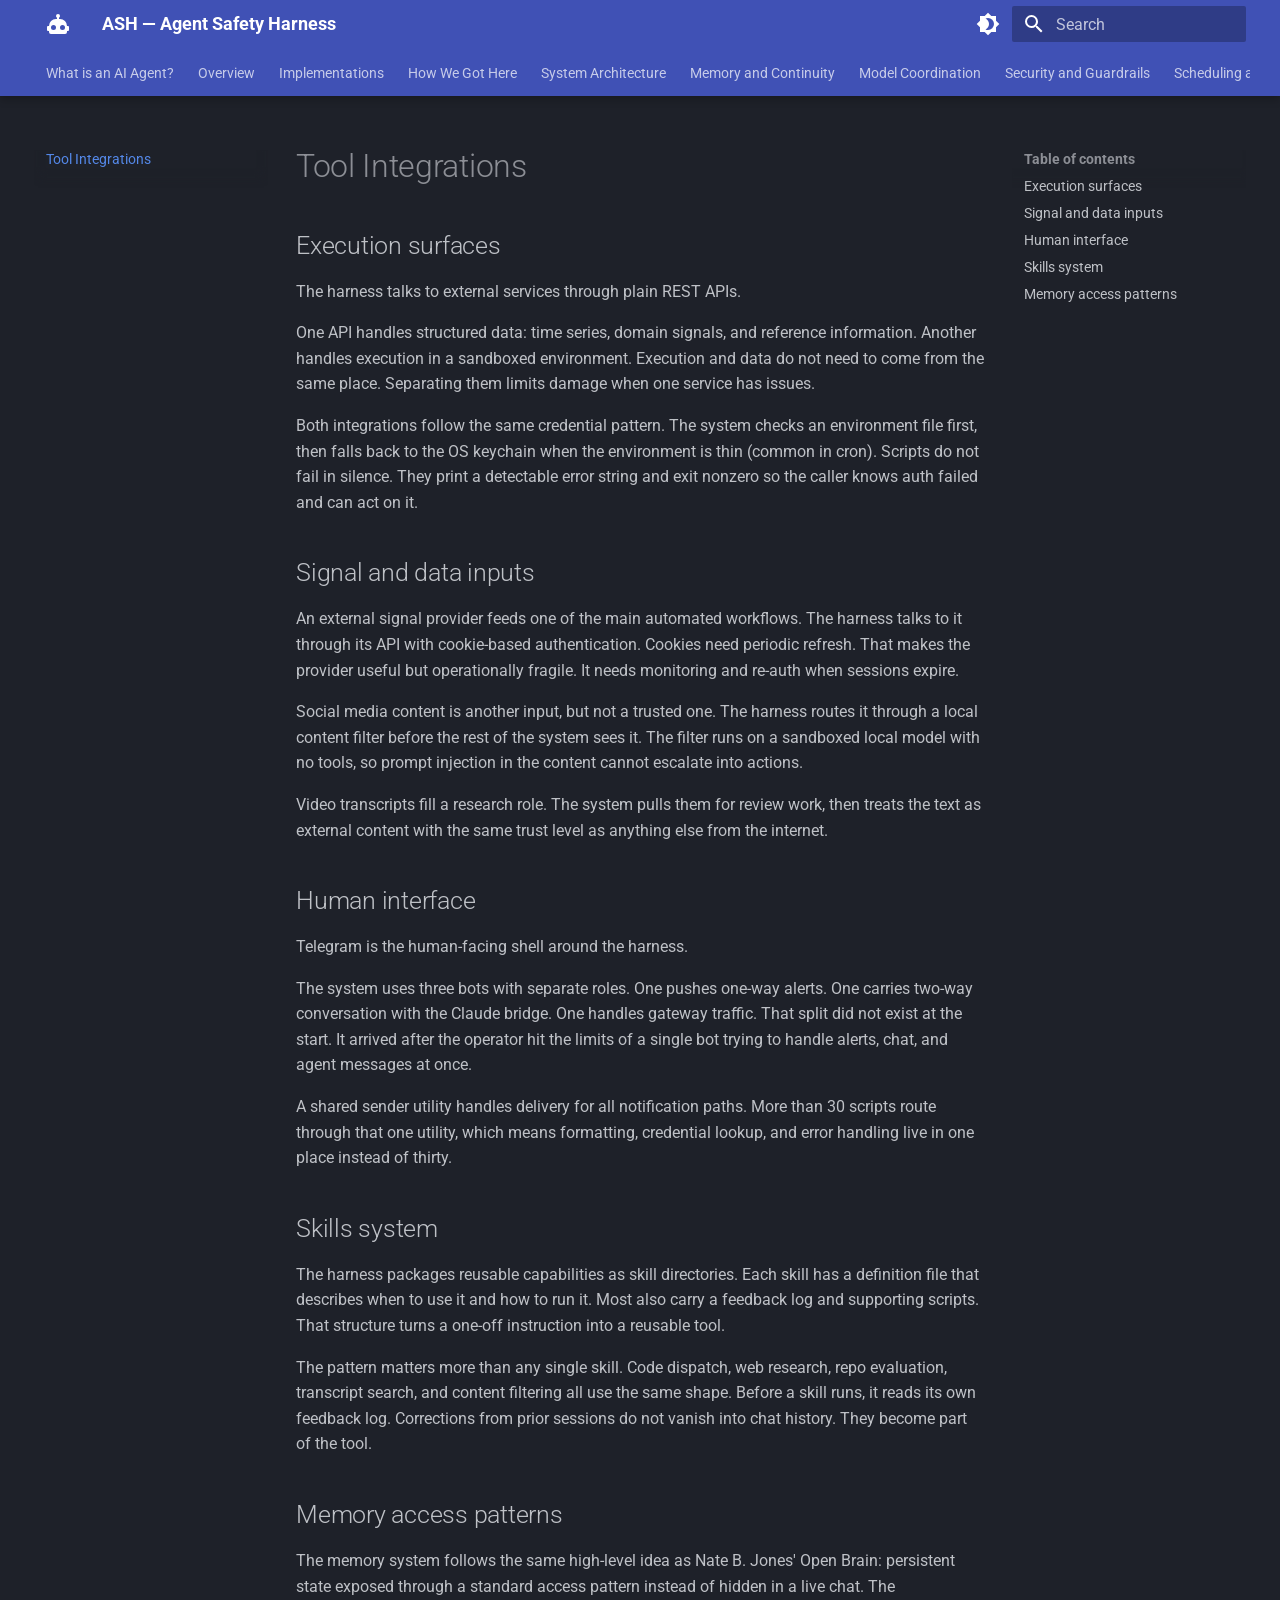
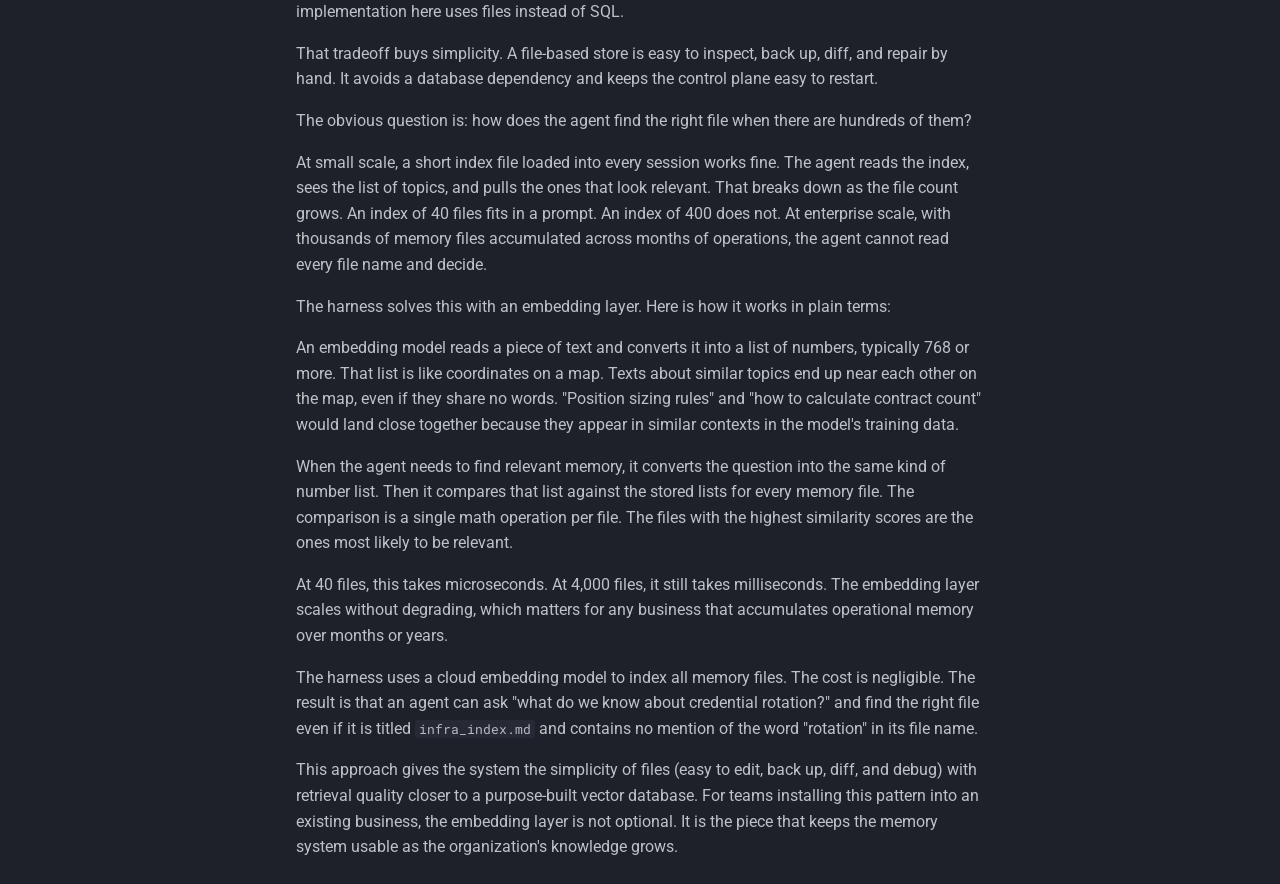
<file: tool-integrations/index.html>
<!doctype html>
<html lang="en" class="no-js">
  <head>
    
      <meta charset="utf-8">
      <meta name="viewport" content="width=device-width,initial-scale=1">
      
        <meta name="description" content="How to build a production AI agent system with persistent memory, multi-model coordination, and safety guardrails">
      
      
        <meta name="author" content="Dana">
      
      
      
        <link rel="prev" href="../scheduling-and-operations/">
      
      
        <link rel="next" href="../dev-pipeline/">
      
      
        
      
      
      <link rel="icon" href="../assets/favicon.svg">
      <meta name="generator" content="mkdocs-1.6.1, mkdocs-material-9.7.6">
    
    
      
        <title>Tool Integrations - ASH — Agent Safety Harness</title>
      
    
    
      <link rel="stylesheet" href="../assets/stylesheets/main.484c7ddc.min.css">
      
        
        <link rel="stylesheet" href="../assets/stylesheets/palette.ab4e12ef.min.css">
      
      


    
    
      
    
    
      
        
        
        <link rel="preconnect" href="https://fonts.gstatic.com" crossorigin>
        <link rel="stylesheet" href="https://fonts.googleapis.com/css?family=Roboto:300,300i,400,400i,700,700i%7CRoboto+Mono:400,400i,700,700i&display=fallback">
        <style>:root{--md-text-font:"Roboto";--md-code-font:"Roboto Mono"}</style>
      
    
    
      <link rel="stylesheet" href="../stylesheets/extra.css">
    
    <script>__md_scope=new URL("..",location),__md_hash=e=>[...e].reduce(((e,_)=>(e<<5)-e+_.charCodeAt(0)),0),__md_get=(e,_=localStorage,t=__md_scope)=>JSON.parse(_.getItem(t.pathname+"."+e)),__md_set=(e,_,t=localStorage,a=__md_scope)=>{try{t.setItem(a.pathname+"."+e,JSON.stringify(_))}catch(e){}}</script>
    
      

    
    
  </head>
  
  
    
    
      
    
    
    
    
    <body dir="ltr" data-md-color-scheme="slate" data-md-color-primary="indigo" data-md-color-accent="cyan">
  
    
    <input class="md-toggle" data-md-toggle="drawer" type="checkbox" id="__drawer" autocomplete="off">
    <input class="md-toggle" data-md-toggle="search" type="checkbox" id="__search" autocomplete="off">
    <label class="md-overlay" for="__drawer"></label>
    <div data-md-component="skip">
      
        
        <a href="#tool-integrations" class="md-skip">
          Skip to content
        </a>
      
    </div>
    <div data-md-component="announce">
      
    </div>
    
    
      

  

<header class="md-header md-header--shadow md-header--lifted" data-md-component="header">
  <nav class="md-header__inner md-grid" aria-label="Header">
    <a href=".." title="ASH — Agent Safety Harness" class="md-header__button md-logo" aria-label="ASH — Agent Safety Harness" data-md-component="logo">
      
  
  <svg xmlns="http://www.w3.org/2000/svg" viewBox="0 0 24 24"><path d="M12 2a2 2 0 0 1 2 2c0 .74-.4 1.39-1 1.73V7h1a7 7 0 0 1 7 7h1a1 1 0 0 1 1 1v3a1 1 0 0 1-1 1h-1v1a2 2 0 0 1-2 2H5a2 2 0 0 1-2-2v-1H2a1 1 0 0 1-1-1v-3a1 1 0 0 1 1-1h1a7 7 0 0 1 7-7h1V5.73c-.6-.34-1-.99-1-1.73a2 2 0 0 1 2-2M7.5 13A2.5 2.5 0 0 0 5 15.5 2.5 2.5 0 0 0 7.5 18a2.5 2.5 0 0 0 2.5-2.5A2.5 2.5 0 0 0 7.5 13m9 0a2.5 2.5 0 0 0-2.5 2.5 2.5 2.5 0 0 0 2.5 2.5 2.5 2.5 0 0 0 2.5-2.5 2.5 2.5 0 0 0-2.5-2.5"/></svg>

    </a>
    <label class="md-header__button md-icon" for="__drawer">
      
      <svg xmlns="http://www.w3.org/2000/svg" viewBox="0 0 24 24"><path d="M3 6h18v2H3zm0 5h18v2H3zm0 5h18v2H3z"/></svg>
    </label>
    <div class="md-header__title" data-md-component="header-title">
      <div class="md-header__ellipsis">
        <div class="md-header__topic">
          <span class="md-ellipsis">
            ASH — Agent Safety Harness
          </span>
        </div>
        <div class="md-header__topic" data-md-component="header-topic">
          <span class="md-ellipsis">
            
              Tool Integrations
            
          </span>
        </div>
      </div>
    </div>
    
      
        <form class="md-header__option" data-md-component="palette">
  
    
    
    
    <input class="md-option" data-md-color-media="" data-md-color-scheme="slate" data-md-color-primary="indigo" data-md-color-accent="cyan"  aria-label="Switch to light mode"  type="radio" name="__palette" id="__palette_0">
    
      <label class="md-header__button md-icon" title="Switch to light mode" for="__palette_1" hidden>
        <svg xmlns="http://www.w3.org/2000/svg" viewBox="0 0 24 24"><path d="M12 18c-.89 0-1.74-.2-2.5-.55C11.56 16.5 13 14.42 13 12s-1.44-4.5-3.5-5.45C10.26 6.2 11.11 6 12 6a6 6 0 0 1 6 6 6 6 0 0 1-6 6m8-9.31V4h-4.69L12 .69 8.69 4H4v4.69L.69 12 4 15.31V20h4.69L12 23.31 15.31 20H20v-4.69L23.31 12z"/></svg>
      </label>
    
  
    
    
    
    <input class="md-option" data-md-color-media="" data-md-color-scheme="default" data-md-color-primary="indigo" data-md-color-accent="cyan"  aria-label="Switch to dark mode"  type="radio" name="__palette" id="__palette_1">
    
      <label class="md-header__button md-icon" title="Switch to dark mode" for="__palette_0" hidden>
        <svg xmlns="http://www.w3.org/2000/svg" viewBox="0 0 24 24"><path d="M12 8a4 4 0 0 0-4 4 4 4 0 0 0 4 4 4 4 0 0 0 4-4 4 4 0 0 0-4-4m0 10a6 6 0 0 1-6-6 6 6 0 0 1 6-6 6 6 0 0 1 6 6 6 6 0 0 1-6 6m8-9.31V4h-4.69L12 .69 8.69 4H4v4.69L.69 12 4 15.31V20h4.69L12 23.31 15.31 20H20v-4.69L23.31 12z"/></svg>
      </label>
    
  
</form>
      
    
    
      <script>var palette=__md_get("__palette");if(palette&&palette.color){if("(prefers-color-scheme)"===palette.color.media){var media=matchMedia("(prefers-color-scheme: light)"),input=document.querySelector(media.matches?"[data-md-color-media='(prefers-color-scheme: light)']":"[data-md-color-media='(prefers-color-scheme: dark)']");palette.color.media=input.getAttribute("data-md-color-media"),palette.color.scheme=input.getAttribute("data-md-color-scheme"),palette.color.primary=input.getAttribute("data-md-color-primary"),palette.color.accent=input.getAttribute("data-md-color-accent")}for(var[key,value]of Object.entries(palette.color))document.body.setAttribute("data-md-color-"+key,value)}</script>
    
    
    
      
      
        <label class="md-header__button md-icon" for="__search">
          
          <svg xmlns="http://www.w3.org/2000/svg" viewBox="0 0 24 24"><path d="M9.5 3A6.5 6.5 0 0 1 16 9.5c0 1.61-.59 3.09-1.56 4.23l.27.27h.79l5 5-1.5 1.5-5-5v-.79l-.27-.27A6.52 6.52 0 0 1 9.5 16 6.5 6.5 0 0 1 3 9.5 6.5 6.5 0 0 1 9.5 3m0 2C7 5 5 7 5 9.5S7 14 9.5 14 14 12 14 9.5 12 5 9.5 5"/></svg>
        </label>
        <div class="md-search" data-md-component="search" role="dialog">
  <label class="md-search__overlay" for="__search"></label>
  <div class="md-search__inner" role="search">
    <form class="md-search__form" name="search">
      <input type="text" class="md-search__input" name="query" aria-label="Search" placeholder="Search" autocapitalize="off" autocorrect="off" autocomplete="off" spellcheck="false" data-md-component="search-query" required>
      <label class="md-search__icon md-icon" for="__search">
        
        <svg xmlns="http://www.w3.org/2000/svg" viewBox="0 0 24 24"><path d="M9.5 3A6.5 6.5 0 0 1 16 9.5c0 1.61-.59 3.09-1.56 4.23l.27.27h.79l5 5-1.5 1.5-5-5v-.79l-.27-.27A6.52 6.52 0 0 1 9.5 16 6.5 6.5 0 0 1 3 9.5 6.5 6.5 0 0 1 9.5 3m0 2C7 5 5 7 5 9.5S7 14 9.5 14 14 12 14 9.5 12 5 9.5 5"/></svg>
        
        <svg xmlns="http://www.w3.org/2000/svg" viewBox="0 0 24 24"><path d="M20 11v2H8l5.5 5.5-1.42 1.42L4.16 12l7.92-7.92L13.5 5.5 8 11z"/></svg>
      </label>
      <nav class="md-search__options" aria-label="Search">
        
        <button type="reset" class="md-search__icon md-icon" title="Clear" aria-label="Clear" tabindex="-1">
          
          <svg xmlns="http://www.w3.org/2000/svg" viewBox="0 0 24 24"><path d="M19 6.41 17.59 5 12 10.59 6.41 5 5 6.41 10.59 12 5 17.59 6.41 19 12 13.41 17.59 19 19 17.59 13.41 12z"/></svg>
        </button>
      </nav>
      
        <div class="md-search__suggest" data-md-component="search-suggest"></div>
      
    </form>
    <div class="md-search__output">
      <div class="md-search__scrollwrap" tabindex="0" data-md-scrollfix>
        <div class="md-search-result" data-md-component="search-result">
          <div class="md-search-result__meta">
            Initializing search
          </div>
          <ol class="md-search-result__list" role="presentation"></ol>
        </div>
      </div>
    </div>
  </div>
</div>
      
    
    
  </nav>
  
    
      
<nav class="md-tabs" aria-label="Tabs" data-md-component="tabs">
  <div class="md-grid">
    <ul class="md-tabs__list">
      
        
  
  
  
  
    <li class="md-tabs__item">
      <a href="../what-is-an-agent/" class="md-tabs__link">
        
  
  
    
  
  What is an AI Agent?

      </a>
    </li>
  

      
        
  
  
  
  
    <li class="md-tabs__item">
      <a href=".." class="md-tabs__link">
        
  
  
    
  
  Overview

      </a>
    </li>
  

      
        
  
  
  
  
    <li class="md-tabs__item">
      <a href="../implementations/" class="md-tabs__link">
        
  
  
    
  
  Implementations

      </a>
    </li>
  

      
        
  
  
  
  
    <li class="md-tabs__item">
      <a href="../how-we-got-here/" class="md-tabs__link">
        
  
  
    
  
  How We Got Here

      </a>
    </li>
  

      
        
  
  
  
  
    <li class="md-tabs__item">
      <a href="../architecture/" class="md-tabs__link">
        
  
  
    
  
  System Architecture

      </a>
    </li>
  

      
        
  
  
  
  
    <li class="md-tabs__item">
      <a href="../memory-and-continuity/" class="md-tabs__link">
        
  
  
    
  
  Memory and Continuity

      </a>
    </li>
  

      
        
  
  
  
  
    <li class="md-tabs__item">
      <a href="../model-coordination/" class="md-tabs__link">
        
  
  
    
  
  Model Coordination

      </a>
    </li>
  

      
        
  
  
  
  
    <li class="md-tabs__item">
      <a href="../security-and-guardrails/" class="md-tabs__link">
        
  
  
    
  
  Security and Guardrails

      </a>
    </li>
  

      
        
  
  
  
  
    <li class="md-tabs__item">
      <a href="../scheduling-and-operations/" class="md-tabs__link">
        
  
  
    
  
  Scheduling and Operations

      </a>
    </li>
  

      
        
  
  
  
    
  
  
    <li class="md-tabs__item md-tabs__item--active">
      <a href="./" class="md-tabs__link">
        
  
  
    
  
  Tool Integrations

      </a>
    </li>
  

      
        
  
  
  
  
    <li class="md-tabs__item">
      <a href="../dev-pipeline/" class="md-tabs__link">
        
  
  
    
  
  Dev Pipeline

      </a>
    </li>
  

      
        
  
  
  
  
    <li class="md-tabs__item">
      <a href="../lessons-and-failure-modes/" class="md-tabs__link">
        
  
  
    
  
  Lessons and Failure Modes

      </a>
    </li>
  

      
        
  
  
  
  
    <li class="md-tabs__item">
      <a href="../glossary/" class="md-tabs__link">
        
  
  
    
  
  Glossary

      </a>
    </li>
  

      
    </ul>
  </div>
</nav>
    
  
</header>
    
    <div class="md-container" data-md-component="container">
      
      
        
      
      <main class="md-main" data-md-component="main">
        <div class="md-main__inner md-grid">
          
            
              
              <div class="md-sidebar md-sidebar--primary" data-md-component="sidebar" data-md-type="navigation" >
                <div class="md-sidebar__scrollwrap">
                  <div class="md-sidebar__inner">
                    


  


<nav class="md-nav md-nav--primary md-nav--lifted" aria-label="Navigation" data-md-level="0">
  <label class="md-nav__title" for="__drawer">
    <a href=".." title="ASH — Agent Safety Harness" class="md-nav__button md-logo" aria-label="ASH — Agent Safety Harness" data-md-component="logo">
      
  
  <svg xmlns="http://www.w3.org/2000/svg" viewBox="0 0 24 24"><path d="M12 2a2 2 0 0 1 2 2c0 .74-.4 1.39-1 1.73V7h1a7 7 0 0 1 7 7h1a1 1 0 0 1 1 1v3a1 1 0 0 1-1 1h-1v1a2 2 0 0 1-2 2H5a2 2 0 0 1-2-2v-1H2a1 1 0 0 1-1-1v-3a1 1 0 0 1 1-1h1a7 7 0 0 1 7-7h1V5.73c-.6-.34-1-.99-1-1.73a2 2 0 0 1 2-2M7.5 13A2.5 2.5 0 0 0 5 15.5 2.5 2.5 0 0 0 7.5 18a2.5 2.5 0 0 0 2.5-2.5A2.5 2.5 0 0 0 7.5 13m9 0a2.5 2.5 0 0 0-2.5 2.5 2.5 2.5 0 0 0 2.5 2.5 2.5 2.5 0 0 0 2.5-2.5 2.5 2.5 0 0 0-2.5-2.5"/></svg>

    </a>
    ASH — Agent Safety Harness
  </label>
  
  <ul class="md-nav__list" data-md-scrollfix>
    
      
      
  
  
  
  
    <li class="md-nav__item">
      <a href="../what-is-an-agent/" class="md-nav__link">
        
  
  
  <span class="md-ellipsis">
    
  
    What is an AI Agent?
  

    
  </span>
  
  

      </a>
    </li>
  

    
      
      
  
  
  
  
    <li class="md-nav__item">
      <a href=".." class="md-nav__link">
        
  
  
  <span class="md-ellipsis">
    
  
    Overview
  

    
  </span>
  
  

      </a>
    </li>
  

    
      
      
  
  
  
  
    <li class="md-nav__item">
      <a href="../implementations/" class="md-nav__link">
        
  
  
  <span class="md-ellipsis">
    
  
    Implementations
  

    
  </span>
  
  

      </a>
    </li>
  

    
      
      
  
  
  
  
    <li class="md-nav__item">
      <a href="../how-we-got-here/" class="md-nav__link">
        
  
  
  <span class="md-ellipsis">
    
  
    How We Got Here
  

    
  </span>
  
  

      </a>
    </li>
  

    
      
      
  
  
  
  
    <li class="md-nav__item">
      <a href="../architecture/" class="md-nav__link">
        
  
  
  <span class="md-ellipsis">
    
  
    System Architecture
  

    
  </span>
  
  

      </a>
    </li>
  

    
      
      
  
  
  
  
    <li class="md-nav__item">
      <a href="../memory-and-continuity/" class="md-nav__link">
        
  
  
  <span class="md-ellipsis">
    
  
    Memory and Continuity
  

    
  </span>
  
  

      </a>
    </li>
  

    
      
      
  
  
  
  
    <li class="md-nav__item">
      <a href="../model-coordination/" class="md-nav__link">
        
  
  
  <span class="md-ellipsis">
    
  
    Model Coordination
  

    
  </span>
  
  

      </a>
    </li>
  

    
      
      
  
  
  
  
    <li class="md-nav__item">
      <a href="../security-and-guardrails/" class="md-nav__link">
        
  
  
  <span class="md-ellipsis">
    
  
    Security and Guardrails
  

    
  </span>
  
  

      </a>
    </li>
  

    
      
      
  
  
  
  
    <li class="md-nav__item">
      <a href="../scheduling-and-operations/" class="md-nav__link">
        
  
  
  <span class="md-ellipsis">
    
  
    Scheduling and Operations
  

    
  </span>
  
  

      </a>
    </li>
  

    
      
      
  
  
    
  
  
  
    <li class="md-nav__item md-nav__item--active">
      
      <input class="md-nav__toggle md-toggle" type="checkbox" id="__toc">
      
      
        
      
      
        <label class="md-nav__link md-nav__link--active" for="__toc">
          
  
  
  <span class="md-ellipsis">
    
  
    Tool Integrations
  

    
  </span>
  
  

          <span class="md-nav__icon md-icon"></span>
        </label>
      
      <a href="./" class="md-nav__link md-nav__link--active">
        
  
  
  <span class="md-ellipsis">
    
  
    Tool Integrations
  

    
  </span>
  
  

      </a>
      
        

<nav class="md-nav md-nav--secondary" aria-label="Table of contents">
  
  
  
    
  
  
    <label class="md-nav__title" for="__toc">
      <span class="md-nav__icon md-icon"></span>
      Table of contents
    </label>
    <ul class="md-nav__list" data-md-component="toc" data-md-scrollfix>
      
        <li class="md-nav__item">
  <a href="#execution-surfaces" class="md-nav__link">
    <span class="md-ellipsis">
      
        Execution surfaces
      
    </span>
  </a>
  
</li>
      
        <li class="md-nav__item">
  <a href="#signal-and-data-inputs" class="md-nav__link">
    <span class="md-ellipsis">
      
        Signal and data inputs
      
    </span>
  </a>
  
</li>
      
        <li class="md-nav__item">
  <a href="#human-interface" class="md-nav__link">
    <span class="md-ellipsis">
      
        Human interface
      
    </span>
  </a>
  
</li>
      
        <li class="md-nav__item">
  <a href="#skills-system" class="md-nav__link">
    <span class="md-ellipsis">
      
        Skills system
      
    </span>
  </a>
  
</li>
      
        <li class="md-nav__item">
  <a href="#memory-access-patterns" class="md-nav__link">
    <span class="md-ellipsis">
      
        Memory access patterns
      
    </span>
  </a>
  
</li>
      
    </ul>
  
</nav>
      
    </li>
  

    
      
      
  
  
  
  
    <li class="md-nav__item">
      <a href="../dev-pipeline/" class="md-nav__link">
        
  
  
  <span class="md-ellipsis">
    
  
    Dev Pipeline
  

    
  </span>
  
  

      </a>
    </li>
  

    
      
      
  
  
  
  
    <li class="md-nav__item">
      <a href="../lessons-and-failure-modes/" class="md-nav__link">
        
  
  
  <span class="md-ellipsis">
    
  
    Lessons and Failure Modes
  

    
  </span>
  
  

      </a>
    </li>
  

    
      
      
  
  
  
  
    <li class="md-nav__item">
      <a href="../glossary/" class="md-nav__link">
        
  
  
  <span class="md-ellipsis">
    
  
    Glossary
  

    
  </span>
  
  

      </a>
    </li>
  

    
  </ul>
</nav>
                  </div>
                </div>
              </div>
            
            
              
              <div class="md-sidebar md-sidebar--secondary" data-md-component="sidebar" data-md-type="toc" >
                <div class="md-sidebar__scrollwrap">
                  <div class="md-sidebar__inner">
                    

<nav class="md-nav md-nav--secondary" aria-label="Table of contents">
  
  
  
    
  
  
    <label class="md-nav__title" for="__toc">
      <span class="md-nav__icon md-icon"></span>
      Table of contents
    </label>
    <ul class="md-nav__list" data-md-component="toc" data-md-scrollfix>
      
        <li class="md-nav__item">
  <a href="#execution-surfaces" class="md-nav__link">
    <span class="md-ellipsis">
      
        Execution surfaces
      
    </span>
  </a>
  
</li>
      
        <li class="md-nav__item">
  <a href="#signal-and-data-inputs" class="md-nav__link">
    <span class="md-ellipsis">
      
        Signal and data inputs
      
    </span>
  </a>
  
</li>
      
        <li class="md-nav__item">
  <a href="#human-interface" class="md-nav__link">
    <span class="md-ellipsis">
      
        Human interface
      
    </span>
  </a>
  
</li>
      
        <li class="md-nav__item">
  <a href="#skills-system" class="md-nav__link">
    <span class="md-ellipsis">
      
        Skills system
      
    </span>
  </a>
  
</li>
      
        <li class="md-nav__item">
  <a href="#memory-access-patterns" class="md-nav__link">
    <span class="md-ellipsis">
      
        Memory access patterns
      
    </span>
  </a>
  
</li>
      
    </ul>
  
</nav>
                  </div>
                </div>
              </div>
            
          
          
            <div class="md-content" data-md-component="content">
              
              <article class="md-content__inner md-typeset">
                
                  



<h1 id="tool-integrations">Tool Integrations<a class="headerlink" href="#tool-integrations" title="Permanent link">&para;</a></h1>
<h2 id="execution-surfaces">Execution surfaces<a class="headerlink" href="#execution-surfaces" title="Permanent link">&para;</a></h2>
<p>The harness talks to external services through plain REST APIs.</p>
<p>One API handles structured data: time series, domain signals, and reference information. Another handles execution in a sandboxed environment. Execution and data do not need to come from the same place. Separating them limits damage when one service has issues.</p>
<p>Both integrations follow the same credential pattern. The system checks an environment file first, then falls back to the OS keychain when the environment is thin (common in cron). Scripts do not fail in silence. They print a detectable error string and exit nonzero so the caller knows auth failed and can act on it.</p>
<h2 id="signal-and-data-inputs">Signal and data inputs<a class="headerlink" href="#signal-and-data-inputs" title="Permanent link">&para;</a></h2>
<p>An external signal provider feeds one of the main automated workflows. The harness talks to it through its API with cookie-based authentication. Cookies need periodic refresh. That makes the provider useful but operationally fragile. It needs monitoring and re-auth when sessions expire.</p>
<p>Social media content is another input, but not a trusted one. The harness routes it through a local content filter before the rest of the system sees it. The filter runs on a sandboxed local model with no tools, so prompt injection in the content cannot escalate into actions.</p>
<p>Video transcripts fill a research role. The system pulls them for review work, then treats the text as external content with the same trust level as anything else from the internet.</p>
<h2 id="human-interface">Human interface<a class="headerlink" href="#human-interface" title="Permanent link">&para;</a></h2>
<p>Telegram is the human-facing shell around the harness.</p>
<p>The system uses three bots with separate roles. One pushes one-way alerts. One carries two-way conversation with the Claude bridge. One handles gateway traffic. That split did not exist at the start. It arrived after the operator hit the limits of a single bot trying to handle alerts, chat, and agent messages at once.</p>
<p>A shared sender utility handles delivery for all notification paths. More than 30 scripts route through that one utility, which means formatting, credential lookup, and error handling live in one place instead of thirty.</p>
<h2 id="skills-system">Skills system<a class="headerlink" href="#skills-system" title="Permanent link">&para;</a></h2>
<p>The harness packages reusable capabilities as skill directories. Each skill has a definition file that describes when to use it and how to run it. Most also carry a feedback log and supporting scripts. That structure turns a one-off instruction into a reusable tool.</p>
<p>The pattern matters more than any single skill. Code dispatch, web research, repo evaluation, transcript search, and content filtering all use the same shape. Before a skill runs, it reads its own feedback log. Corrections from prior sessions do not vanish into chat history. They become part of the tool.</p>
<h2 id="memory-access-patterns">Memory access patterns<a class="headerlink" href="#memory-access-patterns" title="Permanent link">&para;</a></h2>
<p>The memory system follows the same high-level idea as Nate B. Jones' Open Brain: persistent state exposed through a standard access pattern instead of hidden in a live chat. The implementation here uses files instead of SQL.</p>
<p>That tradeoff buys simplicity. A file-based store is easy to inspect, back up, diff, and repair by hand. It avoids a database dependency and keeps the control plane easy to restart.</p>
<p>The obvious question is: how does the agent find the right file when there are hundreds of them?</p>
<p>At small scale, a short index file loaded into every session works fine. The agent reads the index, sees the list of topics, and pulls the ones that look relevant. That breaks down as the file count grows. An index of 40 files fits in a prompt. An index of 400 does not. At enterprise scale, with thousands of memory files accumulated across months of operations, the agent cannot read every file name and decide.</p>
<p>The harness solves this with an embedding layer. Here is how it works in plain terms:</p>
<p>An embedding model reads a piece of text and converts it into a list of numbers, typically 768 or more. That list is like coordinates on a map. Texts about similar topics end up near each other on the map, even if they share no words. "Position sizing rules" and "how to calculate contract count" would land close together because they appear in similar contexts in the model's training data.</p>
<p>When the agent needs to find relevant memory, it converts the question into the same kind of number list. Then it compares that list against the stored lists for every memory file. The comparison is a single math operation per file. The files with the highest similarity scores are the ones most likely to be relevant.</p>
<p>At 40 files, this takes microseconds. At 4,000 files, it still takes milliseconds. The embedding layer scales without degrading, which matters for any business that accumulates operational memory over months or years.</p>
<p>The harness uses a cloud embedding model to index all memory files. The cost is negligible. The result is that an agent can ask "what do we know about credential rotation?" and find the right file even if it is titled <code>infra_index.md</code> and contains no mention of the word "rotation" in its file name.</p>
<p>This approach gives the system the simplicity of files (easy to edit, back up, diff, and debug) with retrieval quality closer to a purpose-built vector database. For teams installing this pattern into an existing business, the embedding layer is not optional. It is the piece that keeps the memory system usable as the organization's knowledge grows.</p>












                
              </article>
            </div>
          
          
  <script>var tabs=__md_get("__tabs");if(Array.isArray(tabs))e:for(var set of document.querySelectorAll(".tabbed-set")){var labels=set.querySelector(".tabbed-labels");for(var tab of tabs)for(var label of labels.getElementsByTagName("label"))if(label.innerText.trim()===tab){var input=document.getElementById(label.htmlFor);input.checked=!0;continue e}}</script>

<script>var target=document.getElementById(location.hash.slice(1));target&&target.name&&(target.checked=target.name.startsWith("__tabbed_"))</script>
        </div>
        
          <button type="button" class="md-top md-icon" data-md-component="top" hidden>
  
  <svg xmlns="http://www.w3.org/2000/svg" viewBox="0 0 24 24"><path d="M13 20h-2V8l-5.5 5.5-1.42-1.42L12 4.16l7.92 7.92-1.42 1.42L13 8z"/></svg>
  Back to top
</button>
        
      </main>
      
        <footer class="md-footer">
  
  <div class="md-footer-meta md-typeset">
    <div class="md-footer-meta__inner md-grid">
      <div class="md-copyright">
  
  
    Made with
    <a href="https://squidfunk.github.io/mkdocs-material/" target="_blank" rel="noopener">
      Material for MkDocs
    </a>
  
</div>
      
    </div>
  </div>
</footer>
      
    </div>
    <div class="md-dialog" data-md-component="dialog">
      <div class="md-dialog__inner md-typeset"></div>
    </div>
    
    
    
      
      
      <script id="__config" type="application/json">{"annotate": null, "base": "..", "features": ["navigation.instant", "navigation.tabs", "navigation.tabs.sticky", "navigation.sections", "navigation.top", "search.highlight", "search.suggest", "content.code.copy", "content.tabs.link", "toc.follow"], "search": "../assets/javascripts/workers/search.2c215733.min.js", "tags": null, "translations": {"clipboard.copied": "Copied to clipboard", "clipboard.copy": "Copy to clipboard", "search.result.more.one": "1 more on this page", "search.result.more.other": "# more on this page", "search.result.none": "No matching documents", "search.result.one": "1 matching document", "search.result.other": "# matching documents", "search.result.placeholder": "Type to start searching", "search.result.term.missing": "Missing", "select.version": "Select version"}, "version": null}</script>
    
    
      <script src="../assets/javascripts/bundle.79ae519e.min.js"></script>
      
    
  </body>
</html>
</file>
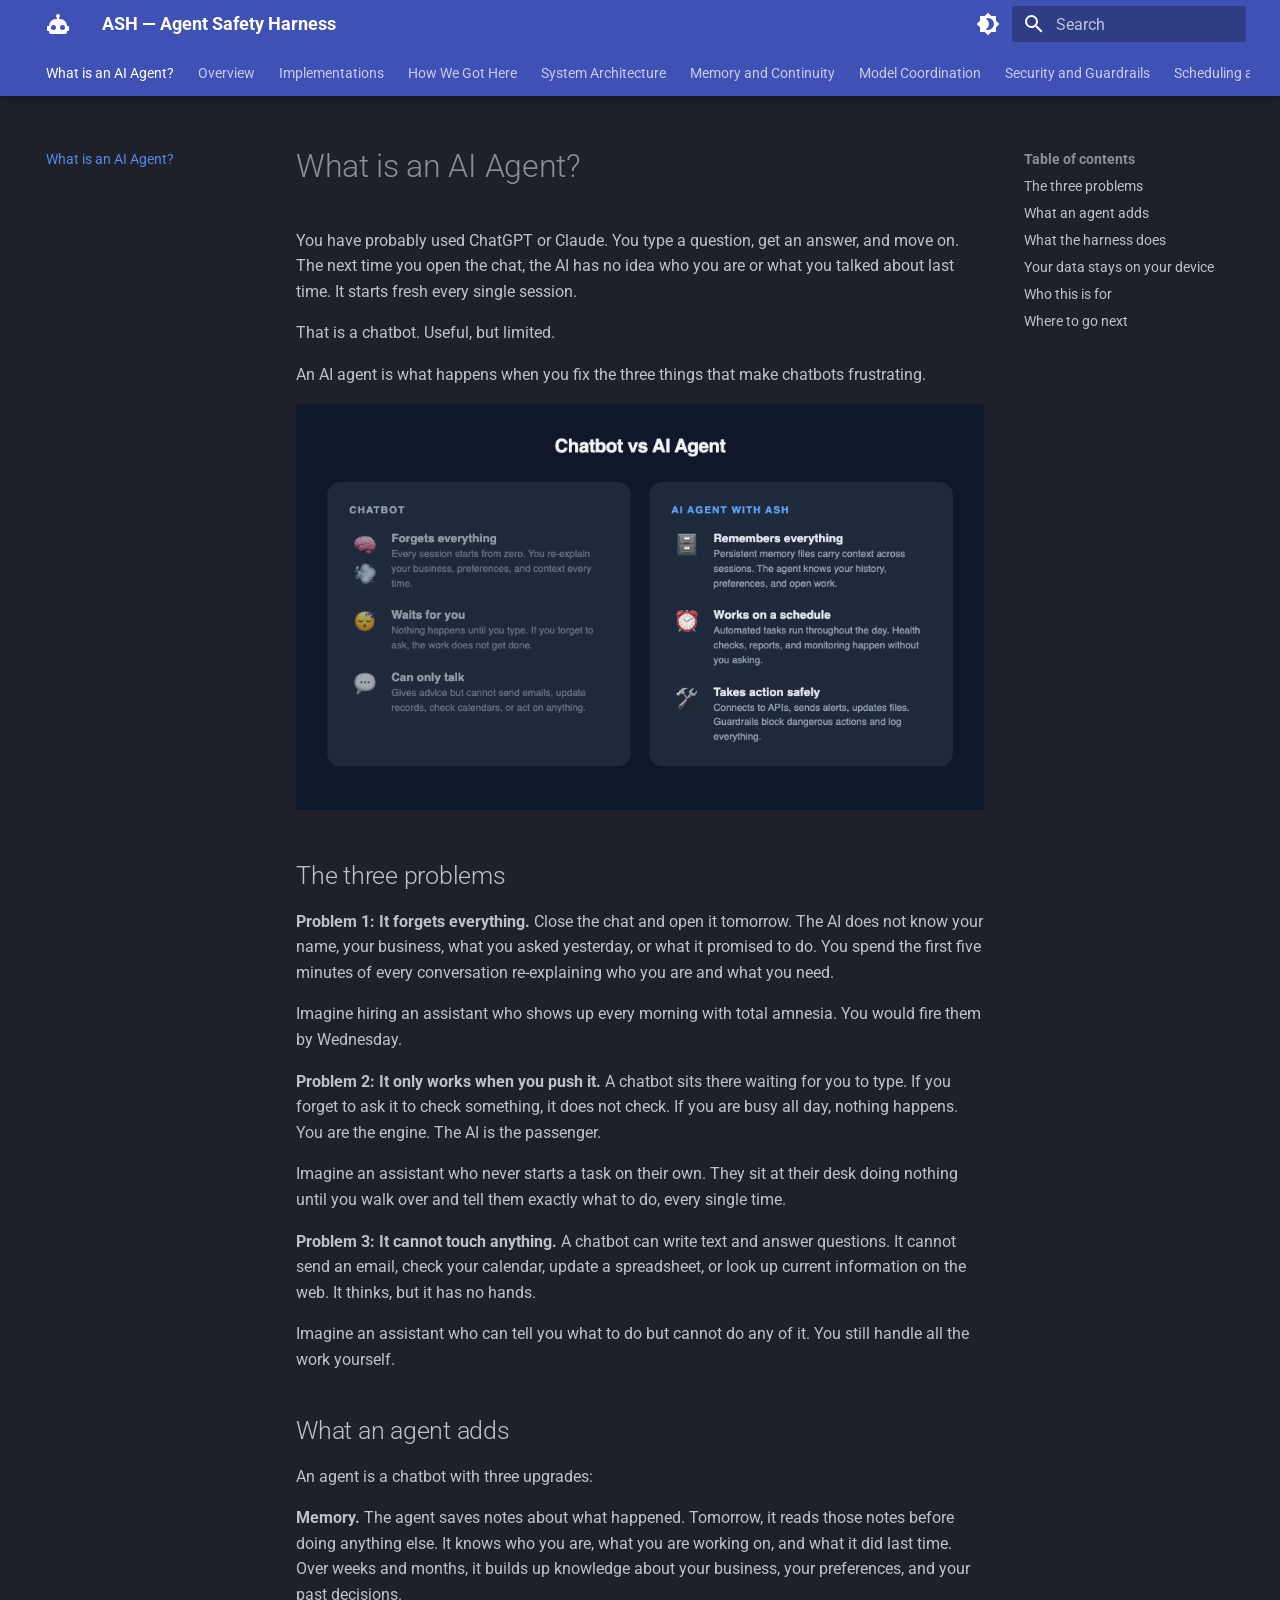
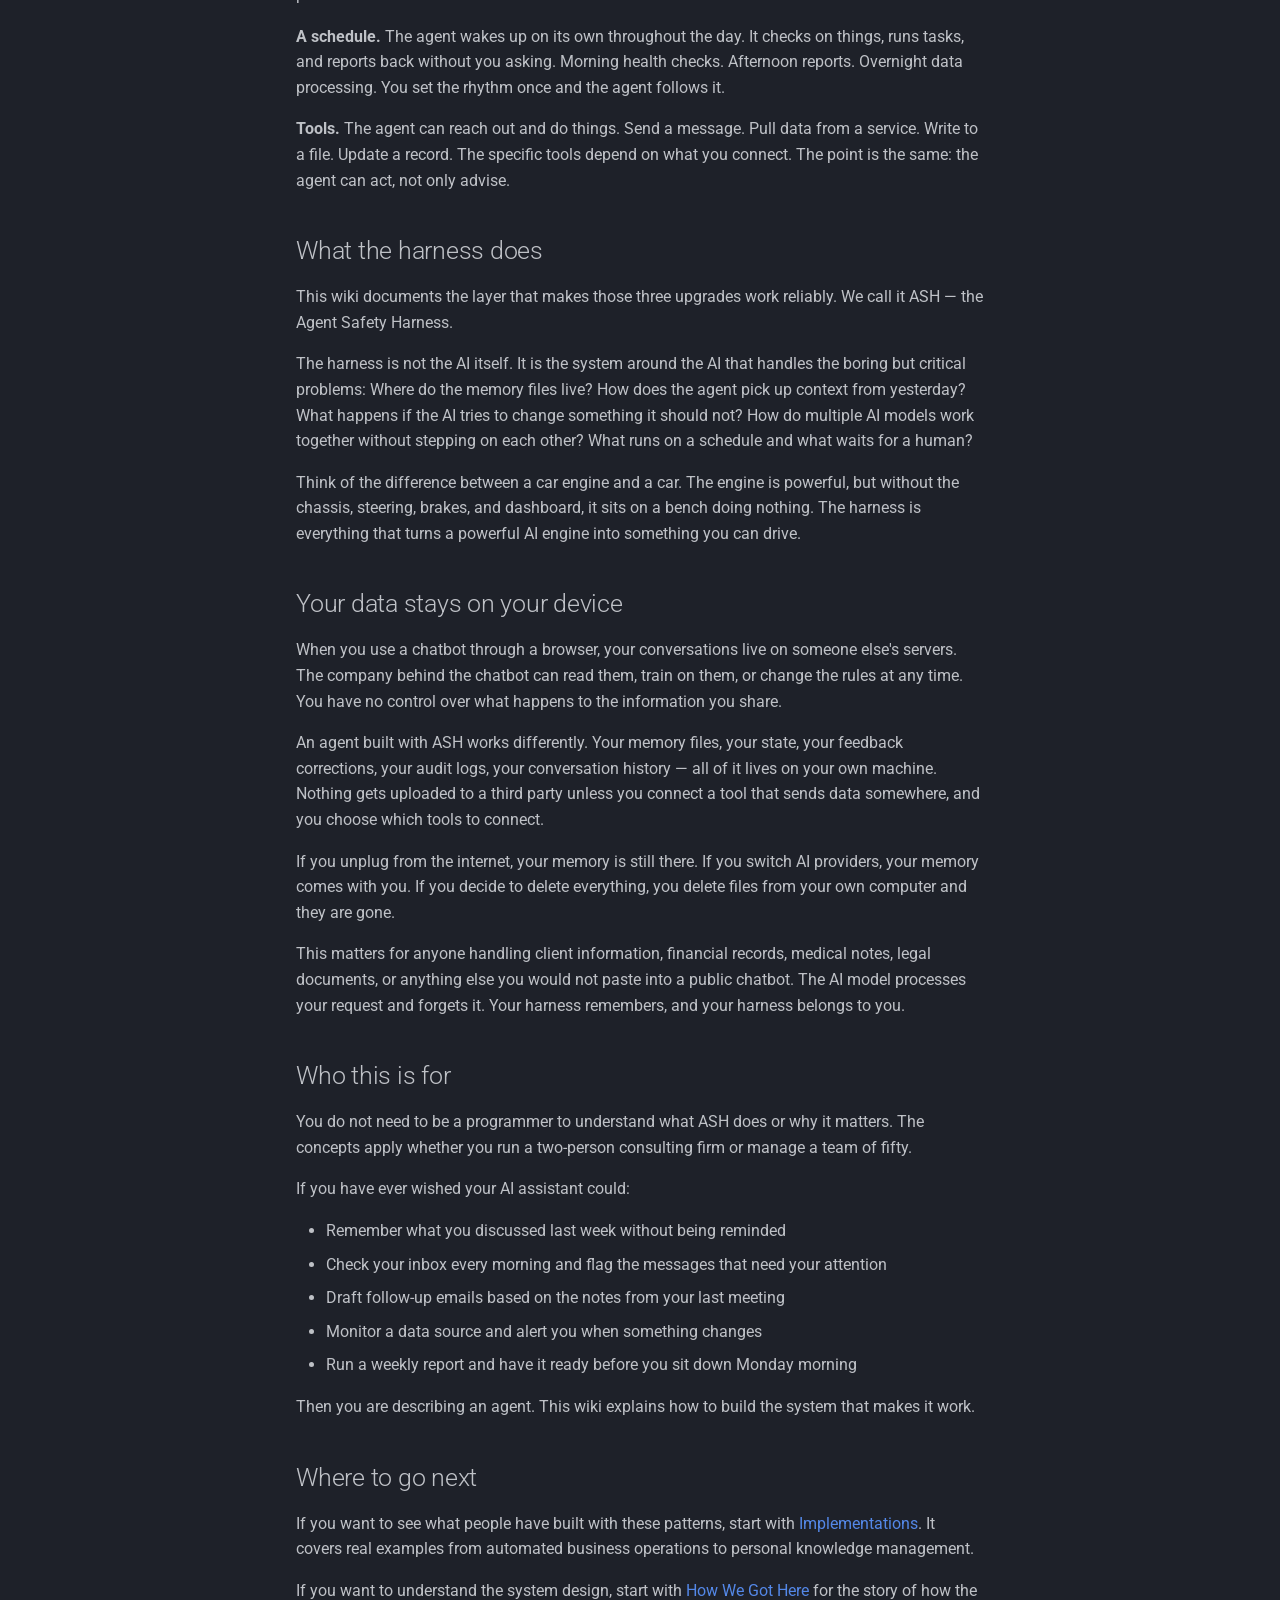
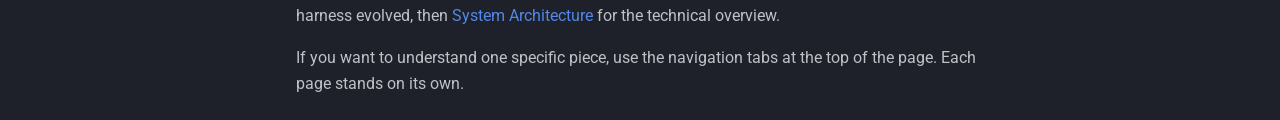
<file: what-is-an-agent/index.html>
<!doctype html>
<html lang="en" class="no-js">
  <head>
    
      <meta charset="utf-8">
      <meta name="viewport" content="width=device-width,initial-scale=1">
      
        <meta name="description" content="How to build a production AI agent system with persistent memory, multi-model coordination, and safety guardrails">
      
      
        <meta name="author" content="Dana">
      
      
      
      
        <link rel="next" href="..">
      
      
        
      
      
      <link rel="icon" href="../assets/favicon.svg">
      <meta name="generator" content="mkdocs-1.6.1, mkdocs-material-9.7.6">
    
    
      
        <title>What is an AI Agent? - ASH — Agent Safety Harness</title>
      
    
    
      <link rel="stylesheet" href="../assets/stylesheets/main.484c7ddc.min.css">
      
        
        <link rel="stylesheet" href="../assets/stylesheets/palette.ab4e12ef.min.css">
      
      


    
    
      
    
    
      
        
        
        <link rel="preconnect" href="https://fonts.gstatic.com" crossorigin>
        <link rel="stylesheet" href="https://fonts.googleapis.com/css?family=Roboto:300,300i,400,400i,700,700i%7CRoboto+Mono:400,400i,700,700i&display=fallback">
        <style>:root{--md-text-font:"Roboto";--md-code-font:"Roboto Mono"}</style>
      
    
    
      <link rel="stylesheet" href="../stylesheets/extra.css">
    
    <script>__md_scope=new URL("..",location),__md_hash=e=>[...e].reduce(((e,_)=>(e<<5)-e+_.charCodeAt(0)),0),__md_get=(e,_=localStorage,t=__md_scope)=>JSON.parse(_.getItem(t.pathname+"."+e)),__md_set=(e,_,t=localStorage,a=__md_scope)=>{try{t.setItem(a.pathname+"."+e,JSON.stringify(_))}catch(e){}}</script>
    
      

    
    
  </head>
  
  
    
    
      
    
    
    
    
    <body dir="ltr" data-md-color-scheme="slate" data-md-color-primary="indigo" data-md-color-accent="cyan">
  
    
    <input class="md-toggle" data-md-toggle="drawer" type="checkbox" id="__drawer" autocomplete="off">
    <input class="md-toggle" data-md-toggle="search" type="checkbox" id="__search" autocomplete="off">
    <label class="md-overlay" for="__drawer"></label>
    <div data-md-component="skip">
      
        
        <a href="#what-is-an-ai-agent" class="md-skip">
          Skip to content
        </a>
      
    </div>
    <div data-md-component="announce">
      
    </div>
    
    
      

  

<header class="md-header md-header--shadow md-header--lifted" data-md-component="header">
  <nav class="md-header__inner md-grid" aria-label="Header">
    <a href=".." title="ASH — Agent Safety Harness" class="md-header__button md-logo" aria-label="ASH — Agent Safety Harness" data-md-component="logo">
      
  
  <svg xmlns="http://www.w3.org/2000/svg" viewBox="0 0 24 24"><path d="M12 2a2 2 0 0 1 2 2c0 .74-.4 1.39-1 1.73V7h1a7 7 0 0 1 7 7h1a1 1 0 0 1 1 1v3a1 1 0 0 1-1 1h-1v1a2 2 0 0 1-2 2H5a2 2 0 0 1-2-2v-1H2a1 1 0 0 1-1-1v-3a1 1 0 0 1 1-1h1a7 7 0 0 1 7-7h1V5.73c-.6-.34-1-.99-1-1.73a2 2 0 0 1 2-2M7.5 13A2.5 2.5 0 0 0 5 15.5 2.5 2.5 0 0 0 7.5 18a2.5 2.5 0 0 0 2.5-2.5A2.5 2.5 0 0 0 7.5 13m9 0a2.5 2.5 0 0 0-2.5 2.5 2.5 2.5 0 0 0 2.5 2.5 2.5 2.5 0 0 0 2.5-2.5 2.5 2.5 0 0 0-2.5-2.5"/></svg>

    </a>
    <label class="md-header__button md-icon" for="__drawer">
      
      <svg xmlns="http://www.w3.org/2000/svg" viewBox="0 0 24 24"><path d="M3 6h18v2H3zm0 5h18v2H3zm0 5h18v2H3z"/></svg>
    </label>
    <div class="md-header__title" data-md-component="header-title">
      <div class="md-header__ellipsis">
        <div class="md-header__topic">
          <span class="md-ellipsis">
            ASH — Agent Safety Harness
          </span>
        </div>
        <div class="md-header__topic" data-md-component="header-topic">
          <span class="md-ellipsis">
            
              What is an AI Agent?
            
          </span>
        </div>
      </div>
    </div>
    
      
        <form class="md-header__option" data-md-component="palette">
  
    
    
    
    <input class="md-option" data-md-color-media="" data-md-color-scheme="slate" data-md-color-primary="indigo" data-md-color-accent="cyan"  aria-label="Switch to light mode"  type="radio" name="__palette" id="__palette_0">
    
      <label class="md-header__button md-icon" title="Switch to light mode" for="__palette_1" hidden>
        <svg xmlns="http://www.w3.org/2000/svg" viewBox="0 0 24 24"><path d="M12 18c-.89 0-1.74-.2-2.5-.55C11.56 16.5 13 14.42 13 12s-1.44-4.5-3.5-5.45C10.26 6.2 11.11 6 12 6a6 6 0 0 1 6 6 6 6 0 0 1-6 6m8-9.31V4h-4.69L12 .69 8.69 4H4v4.69L.69 12 4 15.31V20h4.69L12 23.31 15.31 20H20v-4.69L23.31 12z"/></svg>
      </label>
    
  
    
    
    
    <input class="md-option" data-md-color-media="" data-md-color-scheme="default" data-md-color-primary="indigo" data-md-color-accent="cyan"  aria-label="Switch to dark mode"  type="radio" name="__palette" id="__palette_1">
    
      <label class="md-header__button md-icon" title="Switch to dark mode" for="__palette_0" hidden>
        <svg xmlns="http://www.w3.org/2000/svg" viewBox="0 0 24 24"><path d="M12 8a4 4 0 0 0-4 4 4 4 0 0 0 4 4 4 4 0 0 0 4-4 4 4 0 0 0-4-4m0 10a6 6 0 0 1-6-6 6 6 0 0 1 6-6 6 6 0 0 1 6 6 6 6 0 0 1-6 6m8-9.31V4h-4.69L12 .69 8.69 4H4v4.69L.69 12 4 15.31V20h4.69L12 23.31 15.31 20H20v-4.69L23.31 12z"/></svg>
      </label>
    
  
</form>
      
    
    
      <script>var palette=__md_get("__palette");if(palette&&palette.color){if("(prefers-color-scheme)"===palette.color.media){var media=matchMedia("(prefers-color-scheme: light)"),input=document.querySelector(media.matches?"[data-md-color-media='(prefers-color-scheme: light)']":"[data-md-color-media='(prefers-color-scheme: dark)']");palette.color.media=input.getAttribute("data-md-color-media"),palette.color.scheme=input.getAttribute("data-md-color-scheme"),palette.color.primary=input.getAttribute("data-md-color-primary"),palette.color.accent=input.getAttribute("data-md-color-accent")}for(var[key,value]of Object.entries(palette.color))document.body.setAttribute("data-md-color-"+key,value)}</script>
    
    
    
      
      
        <label class="md-header__button md-icon" for="__search">
          
          <svg xmlns="http://www.w3.org/2000/svg" viewBox="0 0 24 24"><path d="M9.5 3A6.5 6.5 0 0 1 16 9.5c0 1.61-.59 3.09-1.56 4.23l.27.27h.79l5 5-1.5 1.5-5-5v-.79l-.27-.27A6.52 6.52 0 0 1 9.5 16 6.5 6.5 0 0 1 3 9.5 6.5 6.5 0 0 1 9.5 3m0 2C7 5 5 7 5 9.5S7 14 9.5 14 14 12 14 9.5 12 5 9.5 5"/></svg>
        </label>
        <div class="md-search" data-md-component="search" role="dialog">
  <label class="md-search__overlay" for="__search"></label>
  <div class="md-search__inner" role="search">
    <form class="md-search__form" name="search">
      <input type="text" class="md-search__input" name="query" aria-label="Search" placeholder="Search" autocapitalize="off" autocorrect="off" autocomplete="off" spellcheck="false" data-md-component="search-query" required>
      <label class="md-search__icon md-icon" for="__search">
        
        <svg xmlns="http://www.w3.org/2000/svg" viewBox="0 0 24 24"><path d="M9.5 3A6.5 6.5 0 0 1 16 9.5c0 1.61-.59 3.09-1.56 4.23l.27.27h.79l5 5-1.5 1.5-5-5v-.79l-.27-.27A6.52 6.52 0 0 1 9.5 16 6.5 6.5 0 0 1 3 9.5 6.5 6.5 0 0 1 9.5 3m0 2C7 5 5 7 5 9.5S7 14 9.5 14 14 12 14 9.5 12 5 9.5 5"/></svg>
        
        <svg xmlns="http://www.w3.org/2000/svg" viewBox="0 0 24 24"><path d="M20 11v2H8l5.5 5.5-1.42 1.42L4.16 12l7.92-7.92L13.5 5.5 8 11z"/></svg>
      </label>
      <nav class="md-search__options" aria-label="Search">
        
        <button type="reset" class="md-search__icon md-icon" title="Clear" aria-label="Clear" tabindex="-1">
          
          <svg xmlns="http://www.w3.org/2000/svg" viewBox="0 0 24 24"><path d="M19 6.41 17.59 5 12 10.59 6.41 5 5 6.41 10.59 12 5 17.59 6.41 19 12 13.41 17.59 19 19 17.59 13.41 12z"/></svg>
        </button>
      </nav>
      
        <div class="md-search__suggest" data-md-component="search-suggest"></div>
      
    </form>
    <div class="md-search__output">
      <div class="md-search__scrollwrap" tabindex="0" data-md-scrollfix>
        <div class="md-search-result" data-md-component="search-result">
          <div class="md-search-result__meta">
            Initializing search
          </div>
          <ol class="md-search-result__list" role="presentation"></ol>
        </div>
      </div>
    </div>
  </div>
</div>
      
    
    
  </nav>
  
    
      
<nav class="md-tabs" aria-label="Tabs" data-md-component="tabs">
  <div class="md-grid">
    <ul class="md-tabs__list">
      
        
  
  
  
    
  
  
    <li class="md-tabs__item md-tabs__item--active">
      <a href="./" class="md-tabs__link">
        
  
  
    
  
  What is an AI Agent?

      </a>
    </li>
  

      
        
  
  
  
  
    <li class="md-tabs__item">
      <a href=".." class="md-tabs__link">
        
  
  
    
  
  Overview

      </a>
    </li>
  

      
        
  
  
  
  
    <li class="md-tabs__item">
      <a href="../implementations/" class="md-tabs__link">
        
  
  
    
  
  Implementations

      </a>
    </li>
  

      
        
  
  
  
  
    <li class="md-tabs__item">
      <a href="../how-we-got-here/" class="md-tabs__link">
        
  
  
    
  
  How We Got Here

      </a>
    </li>
  

      
        
  
  
  
  
    <li class="md-tabs__item">
      <a href="../architecture/" class="md-tabs__link">
        
  
  
    
  
  System Architecture

      </a>
    </li>
  

      
        
  
  
  
  
    <li class="md-tabs__item">
      <a href="../memory-and-continuity/" class="md-tabs__link">
        
  
  
    
  
  Memory and Continuity

      </a>
    </li>
  

      
        
  
  
  
  
    <li class="md-tabs__item">
      <a href="../model-coordination/" class="md-tabs__link">
        
  
  
    
  
  Model Coordination

      </a>
    </li>
  

      
        
  
  
  
  
    <li class="md-tabs__item">
      <a href="../security-and-guardrails/" class="md-tabs__link">
        
  
  
    
  
  Security and Guardrails

      </a>
    </li>
  

      
        
  
  
  
  
    <li class="md-tabs__item">
      <a href="../scheduling-and-operations/" class="md-tabs__link">
        
  
  
    
  
  Scheduling and Operations

      </a>
    </li>
  

      
        
  
  
  
  
    <li class="md-tabs__item">
      <a href="../tool-integrations/" class="md-tabs__link">
        
  
  
    
  
  Tool Integrations

      </a>
    </li>
  

      
        
  
  
  
  
    <li class="md-tabs__item">
      <a href="../dev-pipeline/" class="md-tabs__link">
        
  
  
    
  
  Dev Pipeline

      </a>
    </li>
  

      
        
  
  
  
  
    <li class="md-tabs__item">
      <a href="../lessons-and-failure-modes/" class="md-tabs__link">
        
  
  
    
  
  Lessons and Failure Modes

      </a>
    </li>
  

      
        
  
  
  
  
    <li class="md-tabs__item">
      <a href="../glossary/" class="md-tabs__link">
        
  
  
    
  
  Glossary

      </a>
    </li>
  

      
    </ul>
  </div>
</nav>
    
  
</header>
    
    <div class="md-container" data-md-component="container">
      
      
        
      
      <main class="md-main" data-md-component="main">
        <div class="md-main__inner md-grid">
          
            
              
              <div class="md-sidebar md-sidebar--primary" data-md-component="sidebar" data-md-type="navigation" >
                <div class="md-sidebar__scrollwrap">
                  <div class="md-sidebar__inner">
                    


  


<nav class="md-nav md-nav--primary md-nav--lifted" aria-label="Navigation" data-md-level="0">
  <label class="md-nav__title" for="__drawer">
    <a href=".." title="ASH — Agent Safety Harness" class="md-nav__button md-logo" aria-label="ASH — Agent Safety Harness" data-md-component="logo">
      
  
  <svg xmlns="http://www.w3.org/2000/svg" viewBox="0 0 24 24"><path d="M12 2a2 2 0 0 1 2 2c0 .74-.4 1.39-1 1.73V7h1a7 7 0 0 1 7 7h1a1 1 0 0 1 1 1v3a1 1 0 0 1-1 1h-1v1a2 2 0 0 1-2 2H5a2 2 0 0 1-2-2v-1H2a1 1 0 0 1-1-1v-3a1 1 0 0 1 1-1h1a7 7 0 0 1 7-7h1V5.73c-.6-.34-1-.99-1-1.73a2 2 0 0 1 2-2M7.5 13A2.5 2.5 0 0 0 5 15.5 2.5 2.5 0 0 0 7.5 18a2.5 2.5 0 0 0 2.5-2.5A2.5 2.5 0 0 0 7.5 13m9 0a2.5 2.5 0 0 0-2.5 2.5 2.5 2.5 0 0 0 2.5 2.5 2.5 2.5 0 0 0 2.5-2.5 2.5 2.5 0 0 0-2.5-2.5"/></svg>

    </a>
    ASH — Agent Safety Harness
  </label>
  
  <ul class="md-nav__list" data-md-scrollfix>
    
      
      
  
  
    
  
  
  
    <li class="md-nav__item md-nav__item--active">
      
      <input class="md-nav__toggle md-toggle" type="checkbox" id="__toc">
      
      
        
      
      
        <label class="md-nav__link md-nav__link--active" for="__toc">
          
  
  
  <span class="md-ellipsis">
    
  
    What is an AI Agent?
  

    
  </span>
  
  

          <span class="md-nav__icon md-icon"></span>
        </label>
      
      <a href="./" class="md-nav__link md-nav__link--active">
        
  
  
  <span class="md-ellipsis">
    
  
    What is an AI Agent?
  

    
  </span>
  
  

      </a>
      
        

<nav class="md-nav md-nav--secondary" aria-label="Table of contents">
  
  
  
    
  
  
    <label class="md-nav__title" for="__toc">
      <span class="md-nav__icon md-icon"></span>
      Table of contents
    </label>
    <ul class="md-nav__list" data-md-component="toc" data-md-scrollfix>
      
        <li class="md-nav__item">
  <a href="#the-three-problems" class="md-nav__link">
    <span class="md-ellipsis">
      
        The three problems
      
    </span>
  </a>
  
</li>
      
        <li class="md-nav__item">
  <a href="#what-an-agent-adds" class="md-nav__link">
    <span class="md-ellipsis">
      
        What an agent adds
      
    </span>
  </a>
  
</li>
      
        <li class="md-nav__item">
  <a href="#what-the-harness-does" class="md-nav__link">
    <span class="md-ellipsis">
      
        What the harness does
      
    </span>
  </a>
  
</li>
      
        <li class="md-nav__item">
  <a href="#your-data-stays-on-your-device" class="md-nav__link">
    <span class="md-ellipsis">
      
        Your data stays on your device
      
    </span>
  </a>
  
</li>
      
        <li class="md-nav__item">
  <a href="#who-this-is-for" class="md-nav__link">
    <span class="md-ellipsis">
      
        Who this is for
      
    </span>
  </a>
  
</li>
      
        <li class="md-nav__item">
  <a href="#where-to-go-next" class="md-nav__link">
    <span class="md-ellipsis">
      
        Where to go next
      
    </span>
  </a>
  
</li>
      
    </ul>
  
</nav>
      
    </li>
  

    
      
      
  
  
  
  
    <li class="md-nav__item">
      <a href=".." class="md-nav__link">
        
  
  
  <span class="md-ellipsis">
    
  
    Overview
  

    
  </span>
  
  

      </a>
    </li>
  

    
      
      
  
  
  
  
    <li class="md-nav__item">
      <a href="../implementations/" class="md-nav__link">
        
  
  
  <span class="md-ellipsis">
    
  
    Implementations
  

    
  </span>
  
  

      </a>
    </li>
  

    
      
      
  
  
  
  
    <li class="md-nav__item">
      <a href="../how-we-got-here/" class="md-nav__link">
        
  
  
  <span class="md-ellipsis">
    
  
    How We Got Here
  

    
  </span>
  
  

      </a>
    </li>
  

    
      
      
  
  
  
  
    <li class="md-nav__item">
      <a href="../architecture/" class="md-nav__link">
        
  
  
  <span class="md-ellipsis">
    
  
    System Architecture
  

    
  </span>
  
  

      </a>
    </li>
  

    
      
      
  
  
  
  
    <li class="md-nav__item">
      <a href="../memory-and-continuity/" class="md-nav__link">
        
  
  
  <span class="md-ellipsis">
    
  
    Memory and Continuity
  

    
  </span>
  
  

      </a>
    </li>
  

    
      
      
  
  
  
  
    <li class="md-nav__item">
      <a href="../model-coordination/" class="md-nav__link">
        
  
  
  <span class="md-ellipsis">
    
  
    Model Coordination
  

    
  </span>
  
  

      </a>
    </li>
  

    
      
      
  
  
  
  
    <li class="md-nav__item">
      <a href="../security-and-guardrails/" class="md-nav__link">
        
  
  
  <span class="md-ellipsis">
    
  
    Security and Guardrails
  

    
  </span>
  
  

      </a>
    </li>
  

    
      
      
  
  
  
  
    <li class="md-nav__item">
      <a href="../scheduling-and-operations/" class="md-nav__link">
        
  
  
  <span class="md-ellipsis">
    
  
    Scheduling and Operations
  

    
  </span>
  
  

      </a>
    </li>
  

    
      
      
  
  
  
  
    <li class="md-nav__item">
      <a href="../tool-integrations/" class="md-nav__link">
        
  
  
  <span class="md-ellipsis">
    
  
    Tool Integrations
  

    
  </span>
  
  

      </a>
    </li>
  

    
      
      
  
  
  
  
    <li class="md-nav__item">
      <a href="../dev-pipeline/" class="md-nav__link">
        
  
  
  <span class="md-ellipsis">
    
  
    Dev Pipeline
  

    
  </span>
  
  

      </a>
    </li>
  

    
      
      
  
  
  
  
    <li class="md-nav__item">
      <a href="../lessons-and-failure-modes/" class="md-nav__link">
        
  
  
  <span class="md-ellipsis">
    
  
    Lessons and Failure Modes
  

    
  </span>
  
  

      </a>
    </li>
  

    
      
      
  
  
  
  
    <li class="md-nav__item">
      <a href="../glossary/" class="md-nav__link">
        
  
  
  <span class="md-ellipsis">
    
  
    Glossary
  

    
  </span>
  
  

      </a>
    </li>
  

    
  </ul>
</nav>
                  </div>
                </div>
              </div>
            
            
              
              <div class="md-sidebar md-sidebar--secondary" data-md-component="sidebar" data-md-type="toc" >
                <div class="md-sidebar__scrollwrap">
                  <div class="md-sidebar__inner">
                    

<nav class="md-nav md-nav--secondary" aria-label="Table of contents">
  
  
  
    
  
  
    <label class="md-nav__title" for="__toc">
      <span class="md-nav__icon md-icon"></span>
      Table of contents
    </label>
    <ul class="md-nav__list" data-md-component="toc" data-md-scrollfix>
      
        <li class="md-nav__item">
  <a href="#the-three-problems" class="md-nav__link">
    <span class="md-ellipsis">
      
        The three problems
      
    </span>
  </a>
  
</li>
      
        <li class="md-nav__item">
  <a href="#what-an-agent-adds" class="md-nav__link">
    <span class="md-ellipsis">
      
        What an agent adds
      
    </span>
  </a>
  
</li>
      
        <li class="md-nav__item">
  <a href="#what-the-harness-does" class="md-nav__link">
    <span class="md-ellipsis">
      
        What the harness does
      
    </span>
  </a>
  
</li>
      
        <li class="md-nav__item">
  <a href="#your-data-stays-on-your-device" class="md-nav__link">
    <span class="md-ellipsis">
      
        Your data stays on your device
      
    </span>
  </a>
  
</li>
      
        <li class="md-nav__item">
  <a href="#who-this-is-for" class="md-nav__link">
    <span class="md-ellipsis">
      
        Who this is for
      
    </span>
  </a>
  
</li>
      
        <li class="md-nav__item">
  <a href="#where-to-go-next" class="md-nav__link">
    <span class="md-ellipsis">
      
        Where to go next
      
    </span>
  </a>
  
</li>
      
    </ul>
  
</nav>
                  </div>
                </div>
              </div>
            
          
          
            <div class="md-content" data-md-component="content">
              
              <article class="md-content__inner md-typeset">
                
                  



<h1 id="what-is-an-ai-agent">What is an AI Agent?<a class="headerlink" href="#what-is-an-ai-agent" title="Permanent link">&para;</a></h1>
<p>You have probably used ChatGPT or Claude. You type a question, get an answer, and move on. The next time you open the chat, the AI has no idea who you are or what you talked about last time. It starts fresh every single session.</p>
<p>That is a chatbot. Useful, but limited.</p>
<p>An AI agent is what happens when you fix the three things that make chatbots frustrating.</p>
<p><img alt="Chatbot vs AI Agent" src="../assets/chatbot-vs-agent.png" /></p>
<h2 id="the-three-problems">The three problems<a class="headerlink" href="#the-three-problems" title="Permanent link">&para;</a></h2>
<p><strong>Problem 1: It forgets everything.</strong>
Close the chat and open it tomorrow. The AI does not know your name, your business, what you asked yesterday, or what it promised to do. You spend the first five minutes of every conversation re-explaining who you are and what you need.</p>
<p>Imagine hiring an assistant who shows up every morning with total amnesia. You would fire them by Wednesday.</p>
<p><strong>Problem 2: It only works when you push it.</strong>
A chatbot sits there waiting for you to type. If you forget to ask it to check something, it does not check. If you are busy all day, nothing happens. You are the engine. The AI is the passenger.</p>
<p>Imagine an assistant who never starts a task on their own. They sit at their desk doing nothing until you walk over and tell them exactly what to do, every single time.</p>
<p><strong>Problem 3: It cannot touch anything.</strong>
A chatbot can write text and answer questions. It cannot send an email, check your calendar, update a spreadsheet, or look up current information on the web. It thinks, but it has no hands.</p>
<p>Imagine an assistant who can tell you what to do but cannot do any of it. You still handle all the work yourself.</p>
<h2 id="what-an-agent-adds">What an agent adds<a class="headerlink" href="#what-an-agent-adds" title="Permanent link">&para;</a></h2>
<p>An agent is a chatbot with three upgrades:</p>
<p><strong>Memory.</strong> The agent saves notes about what happened. Tomorrow, it reads those notes before doing anything else. It knows who you are, what you are working on, and what it did last time. Over weeks and months, it builds up knowledge about your business, your preferences, and your past decisions.</p>
<p><strong>A schedule.</strong> The agent wakes up on its own throughout the day. It checks on things, runs tasks, and reports back without you asking. Morning health checks. Afternoon reports. Overnight data processing. You set the rhythm once and the agent follows it.</p>
<p><strong>Tools.</strong> The agent can reach out and do things. Send a message. Pull data from a service. Write to a file. Update a record. The specific tools depend on what you connect. The point is the same: the agent can act, not only advise.</p>
<h2 id="what-the-harness-does">What the harness does<a class="headerlink" href="#what-the-harness-does" title="Permanent link">&para;</a></h2>
<p>This wiki documents the layer that makes those three upgrades work reliably. We call it ASH — the Agent Safety Harness.</p>
<p>The harness is not the AI itself. It is the system around the AI that handles the boring but critical problems: Where do the memory files live? How does the agent pick up context from yesterday? What happens if the AI tries to change something it should not? How do multiple AI models work together without stepping on each other? What runs on a schedule and what waits for a human?</p>
<p>Think of the difference between a car engine and a car. The engine is powerful, but without the chassis, steering, brakes, and dashboard, it sits on a bench doing nothing. The harness is everything that turns a powerful AI engine into something you can drive.</p>
<h2 id="your-data-stays-on-your-device">Your data stays on your device<a class="headerlink" href="#your-data-stays-on-your-device" title="Permanent link">&para;</a></h2>
<p>When you use a chatbot through a browser, your conversations live on someone else's servers. The company behind the chatbot can read them, train on them, or change the rules at any time. You have no control over what happens to the information you share.</p>
<p>An agent built with ASH works differently. Your memory files, your state, your feedback corrections, your audit logs, your conversation history — all of it lives on your own machine. Nothing gets uploaded to a third party unless you connect a tool that sends data somewhere, and you choose which tools to connect.</p>
<p>If you unplug from the internet, your memory is still there. If you switch AI providers, your memory comes with you. If you decide to delete everything, you delete files from your own computer and they are gone.</p>
<p>This matters for anyone handling client information, financial records, medical notes, legal documents, or anything else you would not paste into a public chatbot. The AI model processes your request and forgets it. Your harness remembers, and your harness belongs to you.</p>
<h2 id="who-this-is-for">Who this is for<a class="headerlink" href="#who-this-is-for" title="Permanent link">&para;</a></h2>
<p>You do not need to be a programmer to understand what ASH does or why it matters. The concepts apply whether you run a two-person consulting firm or manage a team of fifty.</p>
<p>If you have ever wished your AI assistant could:</p>
<ul>
<li>Remember what you discussed last week without being reminded</li>
<li>Check your inbox every morning and flag the messages that need your attention</li>
<li>Draft follow-up emails based on the notes from your last meeting</li>
<li>Monitor a data source and alert you when something changes</li>
<li>Run a weekly report and have it ready before you sit down Monday morning</li>
</ul>
<p>Then you are describing an agent. This wiki explains how to build the system that makes it work.</p>
<h2 id="where-to-go-next">Where to go next<a class="headerlink" href="#where-to-go-next" title="Permanent link">&para;</a></h2>
<p>If you want to see what people have built with these patterns, start with <a href="../implementations/">Implementations</a>. It covers real examples from automated business operations to personal knowledge management.</p>
<p>If you want to understand the system design, start with <a href="../how-we-got-here/">How We Got Here</a> for the story of how the harness evolved, then <a href="../architecture/">System Architecture</a> for the technical overview.</p>
<p>If you want to understand one specific piece, use the navigation tabs at the top of the page. Each page stands on its own.</p>












                
              </article>
            </div>
          
          
  <script>var tabs=__md_get("__tabs");if(Array.isArray(tabs))e:for(var set of document.querySelectorAll(".tabbed-set")){var labels=set.querySelector(".tabbed-labels");for(var tab of tabs)for(var label of labels.getElementsByTagName("label"))if(label.innerText.trim()===tab){var input=document.getElementById(label.htmlFor);input.checked=!0;continue e}}</script>

<script>var target=document.getElementById(location.hash.slice(1));target&&target.name&&(target.checked=target.name.startsWith("__tabbed_"))</script>
        </div>
        
          <button type="button" class="md-top md-icon" data-md-component="top" hidden>
  
  <svg xmlns="http://www.w3.org/2000/svg" viewBox="0 0 24 24"><path d="M13 20h-2V8l-5.5 5.5-1.42-1.42L12 4.16l7.92 7.92-1.42 1.42L13 8z"/></svg>
  Back to top
</button>
        
      </main>
      
        <footer class="md-footer">
  
  <div class="md-footer-meta md-typeset">
    <div class="md-footer-meta__inner md-grid">
      <div class="md-copyright">
  
  
    Made with
    <a href="https://squidfunk.github.io/mkdocs-material/" target="_blank" rel="noopener">
      Material for MkDocs
    </a>
  
</div>
      
    </div>
  </div>
</footer>
      
    </div>
    <div class="md-dialog" data-md-component="dialog">
      <div class="md-dialog__inner md-typeset"></div>
    </div>
    
    
    
      
      
      <script id="__config" type="application/json">{"annotate": null, "base": "..", "features": ["navigation.instant", "navigation.tabs", "navigation.tabs.sticky", "navigation.sections", "navigation.top", "search.highlight", "search.suggest", "content.code.copy", "content.tabs.link", "toc.follow"], "search": "../assets/javascripts/workers/search.2c215733.min.js", "tags": null, "translations": {"clipboard.copied": "Copied to clipboard", "clipboard.copy": "Copy to clipboard", "search.result.more.one": "1 more on this page", "search.result.more.other": "# more on this page", "search.result.none": "No matching documents", "search.result.one": "1 matching document", "search.result.other": "# matching documents", "search.result.placeholder": "Type to start searching", "search.result.term.missing": "Missing", "select.version": "Select version"}, "version": null}</script>
    
    
      <script src="../assets/javascripts/bundle.79ae519e.min.js"></script>
      
    
  </body>
</html>
</file>
<file: stylesheets/extra.css>
/* Master Rulebook Wiki — Custom Styles */

/* Hero section on landing page */
.md-typeset .hero {
  text-align: center;
  padding: 2rem 0;
  margin-bottom: 2rem;
}

.md-typeset .hero h1 {
  font-size: 2.5rem;
  font-weight: 700;
  margin-bottom: 0.5rem;
}

.md-typeset .hero .subtitle {
  font-size: 1.2rem;
  opacity: 0.7;
  margin-bottom: 1.5rem;
}

/* Stat cards */
.md-typeset .stat-grid {
  display: grid;
  grid-template-columns: repeat(auto-fit, minmax(200px, 1fr));
  gap: 1rem;
  margin: 1.5rem 0;
}

.md-typeset .stat-card {
  background: var(--md-code-bg-color);
  border-radius: 8px;
  padding: 1.25rem;
  border-left: 4px solid var(--md-accent-fg-color);
}

.md-typeset .stat-card .label {
  font-size: 0.75rem;
  text-transform: uppercase;
  letter-spacing: 0.05em;
  opacity: 0.6;
  margin-bottom: 0.25rem;
}

.md-typeset .stat-card .value {
  font-size: 1.5rem;
  font-weight: 700;
  color: var(--md-accent-fg-color);
}

.md-typeset .stat-card .detail {
  font-size: 0.8rem;
  opacity: 0.7;
  margin-top: 0.25rem;
}

/* Live results highlight */
.md-typeset .live-results {
  background: linear-gradient(135deg, rgba(255, 152, 0, 0.1), rgba(255, 193, 7, 0.05));
  border: 1px solid rgba(255, 152, 0, 0.3);
  border-radius: 8px;
  padding: 1.5rem;
  margin: 1.5rem 0;
}

.md-typeset .live-results h3 {
  color: var(--md-accent-fg-color);
  margin-top: 0;
}

/* Table improvements */
.md-typeset table:not([class]) {
  font-size: 0.85rem;
}

.md-typeset table:not([class]) th {
  background: var(--md-code-bg-color);
  font-weight: 600;
  text-transform: uppercase;
  font-size: 0.75rem;
  letter-spacing: 0.03em;
}

/* Admonition tweaks */
.md-typeset .admonition {
  border-radius: 6px;
}

/* Nav section headers */
.md-nav__item--section > .md-nav__link {
  font-weight: 600;
}

/* Code block refinements */
.md-typeset code {
  font-size: 0.82em;
}

/* Footer hide */
.md-footer-meta {
  display: none;
}

/* Disable Material instant navigation for GCS static hosting */
</file>
<file: assets/stylesheets/main.484c7ddc.min.css>
@charset "UTF-8";html{-webkit-text-size-adjust:none;-moz-text-size-adjust:none;text-size-adjust:none;box-sizing:border-box}*,:after,:before{box-sizing:inherit}@media (prefers-reduced-motion){*,:after,:before{transition:none!important}}body{margin:0}a,button,input,label{-webkit-tap-highlight-color:transparent}a{color:inherit;text-decoration:none}hr{border:0;box-sizing:initial;display:block;height:.05rem;overflow:visible;padding:0}small{font-size:80%}sub,sup{line-height:1em}img{border-style:none}table{border-collapse:initial;border-spacing:0}td,th{font-weight:400;vertical-align:top}button{background:#0000;border:0;font-family:inherit;font-size:inherit;margin:0;padding:0}input{border:0;outline:none}:root{--md-primary-fg-color:#4051b5;--md-primary-fg-color--light:#5d6cc0;--md-primary-fg-color--dark:#303fa1;--md-primary-bg-color:#fff;--md-primary-bg-color--light:#ffffffb3;--md-accent-fg-color:#526cfe;--md-accent-fg-color--transparent:#526cfe1a;--md-accent-bg-color:#fff;--md-accent-bg-color--light:#ffffffb3}[data-md-color-scheme=default]{color-scheme:light}[data-md-color-scheme=default] img[src$="#gh-dark-mode-only"],[data-md-color-scheme=default] img[src$="#only-dark"]{display:none}:root,[data-md-color-scheme=default]{--md-hue:225deg;--md-default-fg-color:#000000de;--md-default-fg-color--light:#0000008a;--md-default-fg-color--lighter:#00000052;--md-default-fg-color--lightest:#00000012;--md-default-bg-color:#fff;--md-default-bg-color--light:#ffffffb3;--md-default-bg-color--lighter:#ffffff4d;--md-default-bg-color--lightest:#ffffff1f;--md-code-fg-color:#36464e;--md-code-bg-color:#f5f5f5;--md-code-bg-color--light:#f5f5f5b3;--md-code-bg-color--lighter:#f5f5f54d;--md-code-hl-color:#4287ff;--md-code-hl-color--light:#4287ff1a;--md-code-hl-number-color:#d52a2a;--md-code-hl-special-color:#db1457;--md-code-hl-function-color:#a846b9;--md-code-hl-constant-color:#6e59d9;--md-code-hl-keyword-color:#3f6ec6;--md-code-hl-string-color:#1c7d4d;--md-code-hl-name-color:var(--md-code-fg-color);--md-code-hl-operator-color:var(--md-default-fg-color--light);--md-code-hl-punctuation-color:var(--md-default-fg-color--light);--md-code-hl-comment-color:var(--md-default-fg-color--light);--md-code-hl-generic-color:var(--md-default-fg-color--light);--md-code-hl-variable-color:var(--md-default-fg-color--light);--md-typeset-color:var(--md-default-fg-color);--md-typeset-a-color:var(--md-primary-fg-color);--md-typeset-del-color:#f5503d26;--md-typeset-ins-color:#0bd57026;--md-typeset-kbd-color:#fafafa;--md-typeset-kbd-accent-color:#fff;--md-typeset-kbd-border-color:#b8b8b8;--md-typeset-mark-color:#ffff0080;--md-typeset-table-color:#0000001f;--md-typeset-table-color--light:rgba(0,0,0,.035);--md-admonition-fg-color:var(--md-default-fg-color);--md-admonition-bg-color:var(--md-default-bg-color);--md-warning-fg-color:#000000de;--md-warning-bg-color:#ff9;--md-footer-fg-color:#fff;--md-footer-fg-color--light:#ffffffb3;--md-footer-fg-color--lighter:#ffffff73;--md-footer-bg-color:#000000de;--md-footer-bg-color--dark:#00000052;--md-shadow-z1:0 0.2rem 0.5rem #0000000d,0 0 0.05rem #0000001a;--md-shadow-z2:0 0.2rem 0.5rem #0000001a,0 0 0.05rem #00000040;--md-shadow-z3:0 0.2rem 0.5rem #0003,0 0 0.05rem #00000059}.md-icon svg{fill:currentcolor;display:block;height:1.2rem;width:1.2rem}body{-webkit-font-smoothing:antialiased;-moz-osx-font-smoothing:grayscale;--md-text-font-family:var(--md-text-font,_),-apple-system,BlinkMacSystemFont,Helvetica,Arial,sans-serif;--md-code-font-family:var(--md-code-font,_),SFMono-Regular,Consolas,Menlo,monospace}aside,body,input{font-feature-settings:"kern","liga";color:var(--md-typeset-color);font-family:var(--md-text-font-family)}code,kbd,pre{font-feature-settings:"kern";font-family:var(--md-code-font-family)}:root{--md-typeset-table-sort-icon:url('data:image/svg+xml;charset=utf-8,<svg xmlns="http://www.w3.org/2000/svg" viewBox="0 0 24 24"><path d="m18 21-4-4h3V7h-3l4-4 4 4h-3v10h3M2 19v-2h10v2M2 13v-2h7v2M2 7V5h4v2z"/></svg>');--md-typeset-table-sort-icon--asc:url('data:image/svg+xml;charset=utf-8,<svg xmlns="http://www.w3.org/2000/svg" viewBox="0 0 24 24"><path d="M19 17h3l-4 4-4-4h3V3h2M2 17h10v2H2M6 5v2H2V5m0 6h7v2H2z"/></svg>');--md-typeset-table-sort-icon--desc:url('data:image/svg+xml;charset=utf-8,<svg xmlns="http://www.w3.org/2000/svg" viewBox="0 0 24 24"><path d="M19 7h3l-4-4-4 4h3v14h2M2 17h10v2H2M6 5v2H2V5m0 6h7v2H2z"/></svg>')}.md-typeset{-webkit-print-color-adjust:exact;color-adjust:exact;font-size:.8rem;line-height:1.6;overflow-wrap:break-word}@media print{.md-typeset{font-size:.68rem}}.md-typeset blockquote,.md-typeset dl,.md-typeset figure,.md-typeset ol,.md-typeset pre,.md-typeset ul{margin-bottom:1em;margin-top:1em}.md-typeset h1{color:var(--md-default-fg-color--light);font-size:2em;line-height:1.3;margin:0 0 1.25em}.md-typeset h1,.md-typeset h2{font-weight:300;letter-spacing:-.01em}.md-typeset h2{font-size:1.5625em;line-height:1.4;margin:1.6em 0 .64em}.md-typeset h3{font-size:1.25em;font-weight:400;letter-spacing:-.01em;line-height:1.5;margin:1.6em 0 .8em}.md-typeset h2+h3{margin-top:.8em}.md-typeset h4{font-weight:700;letter-spacing:-.01em;margin:1em 0}.md-typeset h5,.md-typeset h6{color:var(--md-default-fg-color--light);font-size:.8em;font-weight:700;letter-spacing:-.01em;margin:1.25em 0}.md-typeset h5{text-transform:uppercase}.md-typeset h5 code{text-transform:none}.md-typeset hr{border-bottom:.05rem solid var(--md-default-fg-color--lightest);display:flow-root;margin:1.5em 0}.md-typeset a{color:var(--md-typeset-a-color);word-break:break-word}.md-typeset a,.md-typeset a:before{transition:color 125ms}.md-typeset a:focus,.md-typeset a:hover{color:var(--md-accent-fg-color)}.md-typeset a:focus code,.md-typeset a:hover code{background-color:var(--md-accent-fg-color--transparent);color:var(--md-accent-fg-color)}.md-typeset a code{color:var(--md-typeset-a-color)}.md-typeset a.focus-visible{outline-color:var(--md-accent-fg-color);outline-offset:.2rem}.md-typeset code,.md-typeset kbd,.md-typeset pre{color:var(--md-code-fg-color);direction:ltr;font-variant-ligatures:none;transition:background-color 125ms}@media print{.md-typeset code,.md-typeset kbd,.md-typeset pre{white-space:pre-wrap}}.md-typeset code{background-color:var(--md-code-bg-color);border-radius:.1rem;-webkit-box-decoration-break:clone;box-decoration-break:clone;font-size:.85em;padding:0 .2941176471em;transition:color 125ms,background-color 125ms;word-break:break-word}.md-typeset code:not(.focus-visible){-webkit-tap-highlight-color:transparent;outline:none}.md-typeset pre{display:flow-root;line-height:1.4;position:relative}.md-typeset pre>code{-webkit-box-decoration-break:slice;box-decoration-break:slice;box-shadow:none;display:block;margin:0;outline-color:var(--md-accent-fg-color);overflow:auto;padding:.7720588235em 1.1764705882em;scrollbar-color:var(--md-default-fg-color--lighter) #0000;scrollbar-width:thin;touch-action:auto;word-break:normal}.md-typeset pre>code:hover{scrollbar-color:var(--md-accent-fg-color) #0000}.md-typeset pre>code::-webkit-scrollbar{height:.2rem;width:.2rem}.md-typeset pre>code::-webkit-scrollbar-thumb{background-color:var(--md-default-fg-color--lighter)}.md-typeset pre>code::-webkit-scrollbar-thumb:hover{background-color:var(--md-accent-fg-color)}.md-typeset kbd{background-color:var(--md-typeset-kbd-color);border-radius:.1rem;box-shadow:0 .1rem 0 .05rem var(--md-typeset-kbd-border-color),0 .1rem 0 var(--md-typeset-kbd-border-color),0 -.1rem .2rem var(--md-typeset-kbd-accent-color) inset;color:var(--md-default-fg-color);display:inline-block;font-size:.75em;padding:0 .6666666667em;vertical-align:text-top;word-break:break-word}.md-typeset mark{background-color:var(--md-typeset-mark-color);-webkit-box-decoration-break:clone;box-decoration-break:clone;color:inherit;word-break:break-word}.md-typeset abbr{cursor:help;text-decoration:none}.md-typeset [data-preview],.md-typeset abbr{border-bottom:.05rem dotted var(--md-default-fg-color--light)}.md-typeset small{opacity:.75}[dir=ltr] .md-typeset sub,[dir=ltr] .md-typeset sup{margin-left:.078125em}[dir=rtl] .md-typeset sub,[dir=rtl] .md-typeset sup{margin-right:.078125em}[dir=ltr] .md-typeset blockquote{padding-left:.6rem}[dir=rtl] .md-typeset blockquote{padding-right:.6rem}[dir=ltr] .md-typeset blockquote{border-left:.2rem solid var(--md-default-fg-color--lighter)}[dir=rtl] .md-typeset blockquote{border-right:.2rem solid var(--md-default-fg-color--lighter)}.md-typeset blockquote{color:var(--md-default-fg-color--light);margin-left:0;margin-right:0}.md-typeset ul{list-style-type:disc}.md-typeset ul[type]{list-style-type:revert-layer}[dir=ltr] .md-typeset ol,[dir=ltr] .md-typeset ul{margin-left:.625em}[dir=rtl] .md-typeset ol,[dir=rtl] .md-typeset ul{margin-right:.625em}.md-typeset ol,.md-typeset ul{padding:0}.md-typeset ol:not([hidden]),.md-typeset ul:not([hidden]){display:flow-root}.md-typeset ol ol,.md-typeset ul ol{list-style-type:lower-alpha}.md-typeset ol ol ol,.md-typeset ul ol ol{list-style-type:lower-roman}.md-typeset ol ol ol ol,.md-typeset ul ol ol ol{list-style-type:upper-alpha}.md-typeset ol ol ol ol ol,.md-typeset ul ol ol ol ol{list-style-type:upper-roman}.md-typeset ol[type],.md-typeset ul[type]{list-style-type:revert-layer}[dir=ltr] .md-typeset ol li,[dir=ltr] .md-typeset ul li{margin-left:1.25em}[dir=rtl] .md-typeset ol li,[dir=rtl] .md-typeset ul li{margin-right:1.25em}.md-typeset ol li,.md-typeset ul li{margin-bottom:.5em}.md-typeset ol li blockquote,.md-typeset ol li p,.md-typeset ul li blockquote,.md-typeset ul li p{margin:.5em 0}.md-typeset ol li:last-child,.md-typeset ul li:last-child{margin-bottom:0}[dir=ltr] .md-typeset ol li ol,[dir=ltr] .md-typeset ol li ul,[dir=ltr] .md-typeset ul li ol,[dir=ltr] .md-typeset ul li ul{margin-left:.625em}[dir=rtl] .md-typeset ol li ol,[dir=rtl] .md-typeset ol li ul,[dir=rtl] .md-typeset ul li ol,[dir=rtl] .md-typeset ul li ul{margin-right:.625em}.md-typeset ol li ol,.md-typeset ol li ul,.md-typeset ul li ol,.md-typeset ul li ul{margin-bottom:.5em;margin-top:.5em}[dir=ltr] .md-typeset dd{margin-left:1.875em}[dir=rtl] .md-typeset dd{margin-right:1.875em}.md-typeset dd{margin-bottom:1.5em;margin-top:1em}.md-typeset img,.md-typeset svg,.md-typeset video{height:auto;max-width:100%}.md-typeset img[align=left]{margin:1em 1em 1em 0}.md-typeset img[align=right]{margin:1em 0 1em 1em}.md-typeset img[align]:only-child{margin-top:0}.md-typeset figure{display:flow-root;margin:1em auto;max-width:100%;text-align:center;width:fit-content}.md-typeset figure img{display:block;margin:0 auto}.md-typeset figcaption{font-style:italic;margin:1em auto;max-width:24rem}.md-typeset iframe{max-width:100%}.md-typeset table:not([class]){background-color:var(--md-default-bg-color);border:.05rem solid var(--md-typeset-table-color);border-radius:.1rem;display:inline-block;font-size:.64rem;max-width:100%;overflow:auto;touch-action:auto}@media print{.md-typeset table:not([class]){display:table}}.md-typeset table:not([class])+*{margin-top:1.5em}.md-typeset table:not([class]) td>:first-child,.md-typeset table:not([class]) th>:first-child{margin-top:0}.md-typeset table:not([class]) td>:last-child,.md-typeset table:not([class]) th>:last-child{margin-bottom:0}.md-typeset table:not([class]) td:not([align]),.md-typeset table:not([class]) th:not([align]){text-align:left}[dir=rtl] .md-typeset table:not([class]) td:not([align]),[dir=rtl] .md-typeset table:not([class]) th:not([align]){text-align:right}.md-typeset table:not([class]) th{font-weight:700;min-width:5rem;padding:.9375em 1.25em;vertical-align:top}.md-typeset table:not([class]) td{border-top:.05rem solid var(--md-typeset-table-color);padding:.9375em 1.25em;vertical-align:top}.md-typeset table:not([class]) tbody tr{transition:background-color 125ms}.md-typeset table:not([class]) tbody tr:hover{background-color:var(--md-typeset-table-color--light);box-shadow:0 .05rem 0 var(--md-default-bg-color) inset}.md-typeset table:not([class]) a{word-break:normal}.md-typeset table th[role=columnheader]{cursor:pointer}[dir=ltr] .md-typeset table th[role=columnheader]:after{margin-left:.5em}[dir=rtl] .md-typeset table th[role=columnheader]:after{margin-right:.5em}.md-typeset table th[role=columnheader]:after{content:"";display:inline-block;height:1.2em;-webkit-mask-image:var(--md-typeset-table-sort-icon);mask-image:var(--md-typeset-table-sort-icon);-webkit-mask-repeat:no-repeat;mask-repeat:no-repeat;-webkit-mask-size:contain;mask-size:contain;transition:background-color 125ms;vertical-align:text-bottom;width:1.2em}.md-typeset table th[role=columnheader]:hover:after{background-color:var(--md-default-fg-color--lighter)}.md-typeset table th[role=columnheader][aria-sort=ascending]:after{background-color:var(--md-default-fg-color--light);-webkit-mask-image:var(--md-typeset-table-sort-icon--asc);mask-image:var(--md-typeset-table-sort-icon--asc)}.md-typeset table th[role=columnheader][aria-sort=descending]:after{background-color:var(--md-default-fg-color--light);-webkit-mask-image:var(--md-typeset-table-sort-icon--desc);mask-image:var(--md-typeset-table-sort-icon--desc)}.md-typeset__scrollwrap{margin:1em -.8rem;overflow-x:auto;touch-action:auto}.md-typeset__table{display:inline-block;margin-bottom:.5em;padding:0 .8rem}@media print{.md-typeset__table{display:block}}html .md-typeset__table table{display:table;margin:0;overflow:hidden;width:100%}@media screen and (max-width:44.984375em){.md-content__inner>pre{margin:1em -.8rem}.md-content__inner>pre code{border-radius:0}}.md-typeset .md-author{border-radius:100%;display:block;flex-shrink:0;height:1.6rem;overflow:hidden;position:relative;transition:color 125ms,transform 125ms;width:1.6rem}.md-typeset .md-author img{display:block}.md-typeset .md-author--more{background:var(--md-default-fg-color--lightest);color:var(--md-default-fg-color--lighter);font-size:.6rem;font-weight:700;line-height:1.6rem;text-align:center}.md-typeset .md-author--long{height:2.4rem;width:2.4rem}.md-typeset a.md-author{transform:scale(1)}.md-typeset a.md-author img{border-radius:100%;filter:grayscale(100%) opacity(75%);transition:filter 125ms}.md-typeset a.md-author:focus,.md-typeset a.md-author:hover{transform:scale(1.1);z-index:1}.md-typeset a.md-author:focus img,.md-typeset a.md-author:hover img{filter:grayscale(0)}.md-banner{background-color:var(--md-footer-bg-color);color:var(--md-footer-fg-color);overflow:auto}@media print{.md-banner{display:none}}.md-banner--warning{background-color:var(--md-warning-bg-color);color:var(--md-warning-fg-color)}.md-banner__inner{font-size:.7rem;margin:.6rem auto;padding:0 .8rem}[dir=ltr] .md-banner__button{float:right}[dir=rtl] .md-banner__button{float:left}.md-banner__button{color:inherit;cursor:pointer;transition:opacity .25s}.no-js .md-banner__button{display:none}.md-banner__button:hover{opacity:.7}html{font-size:125%;height:100%;overflow-x:hidden}@media screen and (min-width:100em){html{font-size:137.5%}}@media screen and (min-width:125em){html{font-size:150%}}body{background-color:var(--md-default-bg-color);display:flex;flex-direction:column;font-size:.5rem;min-height:100%;position:relative;width:100%}@media print{body{display:block}}@media screen and (max-width:59.984375em){body[data-md-scrolllock]{position:fixed}}.md-grid{margin-left:auto;margin-right:auto;max-width:61rem}.md-container{display:flex;flex-direction:column;flex-grow:1}@media print{.md-container{display:block}}.md-main{flex-grow:1}.md-main__inner{display:flex;height:100%;margin-top:1.5rem}.md-ellipsis{overflow:hidden;text-overflow:ellipsis}.md-toggle{display:none}.md-option{height:0;opacity:0;position:absolute;width:0}.md-option:checked+label:not([hidden]){display:block}.md-option.focus-visible+label{outline-color:var(--md-accent-fg-color);outline-style:auto}.md-skip{background-color:var(--md-default-fg-color);border-radius:.1rem;color:var(--md-default-bg-color);font-size:.64rem;margin:.5rem;opacity:0;outline-color:var(--md-accent-fg-color);padding:.3rem .5rem;position:fixed;transform:translateY(.4rem);z-index:-1}.md-skip:focus{opacity:1;transform:translateY(0);transition:transform .25s cubic-bezier(.4,0,.2,1),opacity 175ms 75ms;z-index:10}@page{margin:25mm}:root{--md-clipboard-icon:url('data:image/svg+xml;charset=utf-8,<svg xmlns="http://www.w3.org/2000/svg" viewBox="0 0 24 24"><path d="M19 21H8V7h11m0-2H8a2 2 0 0 0-2 2v14a2 2 0 0 0 2 2h11a2 2 0 0 0 2-2V7a2 2 0 0 0-2-2m-3-4H4a2 2 0 0 0-2 2v14h2V3h12z"/></svg>')}.md-clipboard{border-radius:.1rem;color:var(--md-default-fg-color--lightest);cursor:pointer;height:1.5em;outline-color:var(--md-accent-fg-color);outline-offset:.1rem;transition:color .25s;width:1.5em;z-index:1}@media print{.md-clipboard{display:none}}.md-clipboard:not(.focus-visible){-webkit-tap-highlight-color:transparent;outline:none}:hover>.md-clipboard{color:var(--md-default-fg-color--light)}.md-clipboard:focus,.md-clipboard:hover{color:var(--md-accent-fg-color)}.md-clipboard:after{background-color:currentcolor;content:"";display:block;height:1.125em;margin:0 auto;-webkit-mask-image:var(--md-clipboard-icon);mask-image:var(--md-clipboard-icon);-webkit-mask-position:center;mask-position:center;-webkit-mask-repeat:no-repeat;mask-repeat:no-repeat;-webkit-mask-size:contain;mask-size:contain;width:1.125em}.md-clipboard--inline{cursor:pointer}.md-clipboard--inline code{transition:color .25s,background-color .25s}.md-clipboard--inline:focus code,.md-clipboard--inline:hover code{background-color:var(--md-accent-fg-color--transparent);color:var(--md-accent-fg-color)}:root{--md-code-select-icon:url('data:image/svg+xml;charset=utf-8,<svg xmlns="http://www.w3.org/2000/svg" viewBox="0 0 24 24"><path d="M19 19h-4v2h4c1.1 0 2-.9 2-2v-4h-2m0-12h-4v2h4v4h2V5c0-1.1-.9-2-2-2M5 5h4V3H5c-1.1 0-2 .9-2 2v4h2m0 6H3v4c0 1.1.9 2 2 2h4v-2H5zm2-4h2v2H7zm4 0h2v2h-2zm4 0h2v2h-2zM7 7h2v2H7zm4 0h2v2h-2zm4 0h2v2h-2zm-8 8h2v2H7zm4 0h2v2h-2zm4 0h2v2h-2z"/></svg>');--md-code-copy-icon:url('data:image/svg+xml;charset=utf-8,<svg xmlns="http://www.w3.org/2000/svg" viewBox="0 0 24 24"><path d="M19 21H8V7h11m0-2H8a2 2 0 0 0-2 2v14a2 2 0 0 0 2 2h11a2 2 0 0 0 2-2V7a2 2 0 0 0-2-2m-3-4H4a2 2 0 0 0-2 2v14h2V3h12z"/></svg>')}.md-typeset .md-code__content{display:grid}.md-code__nav{background-color:var(--md-code-bg-color--lighter);border-radius:.1rem;display:flex;gap:.2rem;padding:.2rem;position:absolute;right:.25em;top:.25em;transition:background-color .25s;z-index:1}:hover>.md-code__nav{background-color:var(--md-code-bg-color--light)}.md-code__button{color:var(--md-default-fg-color--lightest);cursor:pointer;display:block;height:1.5em;outline-color:var(--md-accent-fg-color);outline-offset:.1rem;transition:color .25s;width:1.5em}:hover>*>.md-code__button{color:var(--md-default-fg-color--light)}.md-code__button.focus-visible,.md-code__button:hover{color:var(--md-accent-fg-color)}.md-code__button--active{color:var(--md-default-fg-color)!important}.md-code__button:after{background-color:currentcolor;content:"";display:block;height:1.125em;margin:0 auto;-webkit-mask-position:center;mask-position:center;-webkit-mask-repeat:no-repeat;mask-repeat:no-repeat;-webkit-mask-size:contain;mask-size:contain;width:1.125em}.md-code__button[data-md-type=select]:after{-webkit-mask-image:var(--md-code-select-icon);mask-image:var(--md-code-select-icon)}.md-code__button[data-md-type=copy]:after{-webkit-mask-image:var(--md-code-copy-icon);mask-image:var(--md-code-copy-icon)}@keyframes consent{0%{opacity:0;transform:translateY(100%)}to{opacity:1;transform:translateY(0)}}@keyframes overlay{0%{opacity:0}to{opacity:1}}.md-consent__overlay{animation:overlay .25s both;-webkit-backdrop-filter:blur(.1rem);backdrop-filter:blur(.1rem);background-color:#0000008a;height:100%;opacity:1;position:fixed;top:0;width:100%;z-index:5}.md-consent__inner{animation:consent .5s cubic-bezier(.1,.7,.1,1) both;background-color:var(--md-default-bg-color);border:0;border-radius:.1rem;bottom:0;box-shadow:0 0 .2rem #0000001a,0 .2rem .4rem #0003;max-height:100%;overflow:auto;padding:0;position:fixed;width:100%;z-index:5}.md-consent__form{padding:.8rem}.md-consent__settings{display:none;margin:1em 0}input:checked+.md-consent__settings{display:block}.md-consent__controls{margin-bottom:.8rem}.md-typeset .md-consent__controls .md-button{display:inline}@media screen and (max-width:44.984375em){.md-typeset .md-consent__controls .md-button{display:block;margin-top:.4rem;text-align:center;width:100%}}.md-consent label{cursor:pointer}.md-content{flex-grow:1;min-width:0}.md-content__inner{margin:0 .8rem 1.2rem;padding-top:.6rem}@media screen and (min-width:76.25em){[dir=ltr] .md-sidebar--primary:not([hidden])~.md-content>.md-content__inner{margin-left:1.2rem}[dir=ltr] .md-sidebar--secondary:not([hidden])~.md-content>.md-content__inner,[dir=rtl] .md-sidebar--primary:not([hidden])~.md-content>.md-content__inner{margin-right:1.2rem}[dir=rtl] .md-sidebar--secondary:not([hidden])~.md-content>.md-content__inner{margin-left:1.2rem}}.md-content__inner:before{content:"";display:block;height:.4rem}.md-content__inner>:last-child{margin-bottom:0}[dir=ltr] .md-content__button{float:right}[dir=rtl] .md-content__button{float:left}[dir=ltr] .md-content__button{margin-left:.4rem}[dir=rtl] .md-content__button{margin-right:.4rem}.md-content__button{margin:.4rem 0;padding:0}@media print{.md-content__button{display:none}}.md-typeset .md-content__button{color:var(--md-default-fg-color--lighter)}.md-content__button svg{display:inline;vertical-align:top}[dir=rtl] .md-content__button svg{transform:scaleX(-1)}[dir=ltr] .md-dialog{right:.8rem}[dir=rtl] .md-dialog{left:.8rem}.md-dialog{background-color:var(--md-default-fg-color);border-radius:.1rem;bottom:.8rem;box-shadow:var(--md-shadow-z3);min-width:11.1rem;opacity:0;padding:.4rem .6rem;pointer-events:none;position:fixed;transform:translateY(100%);transition:transform 0ms .4s,opacity .4s;z-index:4}@media print{.md-dialog{display:none}}.md-dialog--active{opacity:1;pointer-events:auto;transform:translateY(0);transition:transform .4s cubic-bezier(.075,.85,.175,1),opacity .4s}.md-dialog__inner{color:var(--md-default-bg-color);font-size:.7rem}.md-feedback{margin:2em 0 1em;text-align:center}.md-feedback fieldset{border:none;margin:0;padding:0}.md-feedback__title{font-weight:700;margin:1em auto}.md-feedback__inner{position:relative}.md-feedback__list{display:flex;flex-wrap:wrap;place-content:baseline center;position:relative}.md-feedback__list:hover .md-icon:not(:disabled){color:var(--md-default-fg-color--lighter)}:disabled .md-feedback__list{min-height:1.8rem}.md-feedback__icon{color:var(--md-default-fg-color--light);cursor:pointer;flex-shrink:0;margin:0 .1rem;transition:color 125ms}.md-feedback__icon:not(:disabled).md-icon:hover{color:var(--md-accent-fg-color)}.md-feedback__icon:disabled{color:var(--md-default-fg-color--lightest);pointer-events:none}.md-feedback__note{opacity:0;position:relative;transform:translateY(.4rem);transition:transform .4s cubic-bezier(.1,.7,.1,1),opacity .15s}.md-feedback__note>*{margin:0 auto;max-width:16rem}:disabled .md-feedback__note{opacity:1;transform:translateY(0)}@media print{.md-feedback{display:none}}.md-footer{background-color:var(--md-footer-bg-color);color:var(--md-footer-fg-color)}@media print{.md-footer{display:none}}.md-footer__inner{justify-content:space-between;overflow:auto;padding:.2rem}.md-footer__inner:not([hidden]){display:flex}.md-footer__link{align-items:end;display:flex;flex-grow:0.01;margin-bottom:.4rem;margin-top:1rem;max-width:100%;outline-color:var(--md-accent-fg-color);overflow:hidden;transition:opacity .25s}.md-footer__link:focus,.md-footer__link:hover{opacity:.7}[dir=rtl] .md-footer__link svg{transform:scaleX(-1)}@media screen and (max-width:44.984375em){.md-footer__link--prev{flex-shrink:0}.md-footer__link--prev .md-footer__title{display:none}}[dir=ltr] .md-footer__link--next{margin-left:auto}[dir=rtl] .md-footer__link--next{margin-right:auto}.md-footer__link--next{text-align:right}[dir=rtl] .md-footer__link--next{text-align:left}.md-footer__title{flex-grow:1;font-size:.9rem;margin-bottom:.7rem;max-width:calc(100% - 2.4rem);padding:0 1rem;white-space:nowrap}.md-footer__button{margin:.2rem;padding:.4rem}.md-footer__direction{font-size:.64rem;opacity:.7}.md-footer-meta{background-color:var(--md-footer-bg-color--dark)}.md-footer-meta__inner{display:flex;flex-wrap:wrap;justify-content:space-between;padding:.2rem}html .md-footer-meta.md-typeset a{color:var(--md-footer-fg-color--light)}html .md-footer-meta.md-typeset a:focus,html .md-footer-meta.md-typeset a:hover{color:var(--md-footer-fg-color)}.md-copyright{color:var(--md-footer-fg-color--lighter);font-size:.64rem;margin:auto .6rem;padding:.4rem 0;width:100%}@media screen and (min-width:45em){.md-copyright{width:auto}}.md-copyright__highlight{color:var(--md-footer-fg-color--light)}.md-social{display:inline-flex;gap:.2rem;margin:0 .4rem;padding:.2rem 0 .6rem}@media screen and (min-width:45em){.md-social{padding:.6rem 0}}.md-social__link{display:inline-block;height:1.6rem;text-align:center;width:1.6rem}.md-social__link:before{line-height:1.9}.md-social__link svg{fill:currentcolor;max-height:.8rem;vertical-align:-25%}.md-typeset .md-button{border:.1rem solid;border-radius:.1rem;color:var(--md-primary-fg-color);cursor:pointer;display:inline-block;font-weight:700;padding:.625em 2em;transition:color 125ms,background-color 125ms,border-color 125ms}.md-typeset .md-button--primary{background-color:var(--md-primary-fg-color);border-color:var(--md-primary-fg-color);color:var(--md-primary-bg-color)}.md-typeset .md-button:focus,.md-typeset .md-button:hover{background-color:var(--md-accent-fg-color);border-color:var(--md-accent-fg-color);color:var(--md-accent-bg-color)}[dir=ltr] .md-typeset .md-input{border-top-left-radius:.1rem}[dir=ltr] .md-typeset .md-input,[dir=rtl] .md-typeset .md-input{border-top-right-radius:.1rem}[dir=rtl] .md-typeset .md-input{border-top-left-radius:.1rem}.md-typeset .md-input{border-bottom:.1rem solid var(--md-default-fg-color--lighter);box-shadow:var(--md-shadow-z1);font-size:.8rem;height:1.8rem;padding:0 .6rem;transition:border .25s,box-shadow .25s}.md-typeset .md-input:focus,.md-typeset .md-input:hover{border-bottom-color:var(--md-accent-fg-color);box-shadow:var(--md-shadow-z2)}.md-typeset .md-input--stretch{width:100%}.md-header{background-color:var(--md-primary-fg-color);box-shadow:0 0 .2rem #0000,0 .2rem .4rem #0000;color:var(--md-primary-bg-color);display:block;left:0;position:sticky;right:0;top:0;z-index:4}@media print{.md-header{display:none}}.md-header[hidden]{transform:translateY(-100%);transition:transform .25s cubic-bezier(.8,0,.6,1),box-shadow .25s}.md-header--shadow{box-shadow:0 0 .2rem #0000001a,0 .2rem .4rem #0003;transition:transform .25s cubic-bezier(.1,.7,.1,1),box-shadow .25s}.md-header__inner{align-items:center;display:flex;padding:0 .2rem}.md-header__button{color:currentcolor;cursor:pointer;margin:.2rem;outline-color:var(--md-accent-fg-color);padding:.4rem;position:relative;transition:opacity .25s;vertical-align:middle;z-index:1}.md-header__button:hover{opacity:.7}.md-header__button:not([hidden]){display:inline-block}.md-header__button:not(.focus-visible){-webkit-tap-highlight-color:transparent;outline:none}.md-header__button.md-logo{margin:.2rem;padding:.4rem}@media screen and (max-width:76.234375em){.md-header__button.md-logo{display:none}}.md-header__button.md-logo img,.md-header__button.md-logo svg{fill:currentcolor;display:block;height:1.2rem;width:auto}@media screen and (min-width:60em){.md-header__button[for=__search]{display:none}}.no-js .md-header__button[for=__search]{display:none}[dir=rtl] .md-header__button[for=__search] svg{transform:scaleX(-1)}@media screen and (min-width:76.25em){.md-header__button[for=__drawer]{display:none}}.md-header__topic{display:flex;max-width:100%;position:absolute;transition:transform .4s cubic-bezier(.1,.7,.1,1),opacity .15s;white-space:nowrap}.md-header__topic+.md-header__topic{opacity:0;pointer-events:none;transform:translateX(1.25rem);transition:transform .4s cubic-bezier(1,.7,.1,.1),opacity .15s;z-index:-1}[dir=rtl] .md-header__topic+.md-header__topic{transform:translateX(-1.25rem)}.md-header__topic:first-child{font-weight:700}[dir=ltr] .md-header__title{margin-left:1rem;margin-right:.4rem}[dir=rtl] .md-header__title{margin-left:.4rem;margin-right:1rem}.md-header__title{flex-grow:1;font-size:.9rem;height:2.4rem;line-height:2.4rem}.md-header__title--active .md-header__topic{opacity:0;pointer-events:none;transform:translateX(-1.25rem);transition:transform .4s cubic-bezier(1,.7,.1,.1),opacity .15s;z-index:-1}[dir=rtl] .md-header__title--active .md-header__topic{transform:translateX(1.25rem)}.md-header__title--active .md-header__topic+.md-header__topic{opacity:1;pointer-events:auto;transform:translateX(0);transition:transform .4s cubic-bezier(.1,.7,.1,1),opacity .15s;z-index:0}.md-header__title>.md-header__ellipsis{height:100%;position:relative;width:100%}.md-header__option{display:flex;flex-shrink:0;max-width:100%;transition:max-width 0ms .25s,opacity .25s .25s;white-space:nowrap}[data-md-toggle=search]:checked~.md-header .md-header__option{max-width:0;opacity:0;transition:max-width 0ms,opacity 0ms}.md-header__option>input{bottom:0}.md-header__source{display:none}@media screen and (min-width:60em){[dir=ltr] .md-header__source{margin-left:1rem}[dir=rtl] .md-header__source{margin-right:1rem}.md-header__source{display:block;max-width:11.7rem;width:11.7rem}}@media screen and (min-width:76.25em){[dir=ltr] .md-header__source{margin-left:1.4rem}[dir=rtl] .md-header__source{margin-right:1.4rem}}.md-meta{color:var(--md-default-fg-color--light);font-size:.7rem;line-height:1.3}.md-meta__list{display:inline-flex;flex-wrap:wrap;list-style:none;margin:0;padding:0}.md-meta__item:not(:last-child):after{content:"·";margin-left:.2rem;margin-right:.2rem}.md-meta__link{color:var(--md-typeset-a-color)}.md-meta__link:focus,.md-meta__link:hover{color:var(--md-accent-fg-color)}.md-draft{background-color:#ff1744;border-radius:.125em;color:#fff;display:inline-block;font-weight:700;padding-left:.5714285714em;padding-right:.5714285714em}:root{--md-nav-icon--prev:url('data:image/svg+xml;charset=utf-8,<svg xmlns="http://www.w3.org/2000/svg" viewBox="0 0 24 24"><path d="M20 11v2H8l5.5 5.5-1.42 1.42L4.16 12l7.92-7.92L13.5 5.5 8 11z"/></svg>');--md-nav-icon--next:url('data:image/svg+xml;charset=utf-8,<svg xmlns="http://www.w3.org/2000/svg" viewBox="0 0 24 24"><path d="M8.59 16.58 13.17 12 8.59 7.41 10 6l6 6-6 6z"/></svg>');--md-toc-icon:url('data:image/svg+xml;charset=utf-8,<svg xmlns="http://www.w3.org/2000/svg" viewBox="0 0 24 24"><path d="M3 9h14V7H3zm0 4h14v-2H3zm0 4h14v-2H3zm16 0h2v-2h-2zm0-10v2h2V7zm0 6h2v-2h-2z"/></svg>')}.md-nav{font-size:.7rem;line-height:1.3}.md-nav__title{color:var(--md-default-fg-color--light);display:block;font-weight:700;overflow:hidden;padding:0 .6rem;text-overflow:ellipsis}.md-nav__title .md-nav__button{display:none}.md-nav__title .md-nav__button img{height:100%;width:auto}.md-nav__title .md-nav__button.md-logo img,.md-nav__title .md-nav__button.md-logo svg{fill:currentcolor;display:block;height:2.4rem;max-width:100%;object-fit:contain;width:auto}.md-nav__list{list-style:none;margin:0;padding:0}.md-nav__link{align-items:flex-start;display:flex;gap:.4rem;margin-top:.625em;scroll-snap-align:start;transition:color 125ms}.md-nav__link--passed,.md-nav__link--passed code{color:var(--md-default-fg-color--light)}.md-nav__item .md-nav__link--active,.md-nav__item .md-nav__link--active code{color:var(--md-typeset-a-color)}.md-nav__link .md-ellipsis{position:relative}.md-nav__link .md-ellipsis code{word-break:normal}[dir=ltr] .md-nav__link .md-icon:last-child{margin-left:auto}[dir=rtl] .md-nav__link .md-icon:last-child{margin-right:auto}.md-nav__link .md-typeset{font-size:.7rem;line-height:1.3}.md-nav__link svg{fill:currentcolor;flex-shrink:0;height:1.3em;position:relative}.md-nav__link[for]:focus,.md-nav__link[for]:hover,.md-nav__link[href]:focus,.md-nav__link[href]:hover{color:var(--md-accent-fg-color);cursor:pointer}.md-nav__link[for]:focus code,.md-nav__link[for]:hover code,.md-nav__link[href]:focus code,.md-nav__link[href]:hover code{background-color:var(--md-accent-fg-color--transparent);color:var(--md-accent-fg-color)}.md-nav__link.focus-visible{outline-color:var(--md-accent-fg-color);outline-offset:.2rem}.md-nav--primary .md-nav__link[for=__toc]{display:none}.md-nav--primary .md-nav__link[for=__toc] .md-icon:after{background-color:currentcolor;display:block;height:100%;-webkit-mask-image:var(--md-toc-icon);mask-image:var(--md-toc-icon);width:100%}.md-nav--primary .md-nav__link[for=__toc]~.md-nav{display:none}.md-nav__container>.md-nav__link{margin-top:0}.md-nav__container>.md-nav__link:first-child{flex-grow:1;min-width:0}.md-nav__icon{flex-shrink:0}.md-nav__source{display:none}@media screen and (max-width:76.234375em){.md-nav--primary,.md-nav--primary .md-nav{background-color:var(--md-default-bg-color);display:flex;flex-direction:column;height:100%;left:0;position:absolute;right:0;top:0;z-index:1}.md-nav--primary .md-nav__item,.md-nav--primary .md-nav__title{font-size:.8rem;line-height:1.5}.md-nav--primary .md-nav__title{background-color:var(--md-default-fg-color--lightest);color:var(--md-default-fg-color--light);cursor:pointer;height:5.6rem;line-height:2.4rem;padding:3rem .8rem .2rem;position:relative;white-space:nowrap}[dir=ltr] .md-nav--primary .md-nav__title .md-nav__icon{left:.4rem}[dir=rtl] .md-nav--primary .md-nav__title .md-nav__icon{right:.4rem}.md-nav--primary .md-nav__title .md-nav__icon{display:block;height:1.2rem;margin:.2rem;position:absolute;top:.4rem;width:1.2rem}.md-nav--primary .md-nav__title .md-nav__icon:after{background-color:currentcolor;content:"";display:block;height:100%;-webkit-mask-image:var(--md-nav-icon--prev);mask-image:var(--md-nav-icon--prev);-webkit-mask-position:center;mask-position:center;-webkit-mask-repeat:no-repeat;mask-repeat:no-repeat;-webkit-mask-size:contain;mask-size:contain;width:100%}.md-nav--primary .md-nav__title~.md-nav__list{background-color:var(--md-default-bg-color);box-shadow:0 .05rem 0 var(--md-default-fg-color--lightest) inset;overflow-y:auto;scroll-snap-type:y mandatory;touch-action:pan-y}.md-nav--primary .md-nav__title~.md-nav__list>:first-child{border-top:0}.md-nav--primary .md-nav__title[for=__drawer]{background-color:var(--md-primary-fg-color);color:var(--md-primary-bg-color);font-weight:700}.md-nav--primary .md-nav__title .md-logo{display:block;left:.2rem;margin:.2rem;padding:.4rem;position:absolute;right:.2rem;top:.2rem}.md-nav--primary .md-nav__list{flex:1}.md-nav--primary .md-nav__item{border-top:.05rem solid var(--md-default-fg-color--lightest)}.md-nav--primary .md-nav__item--active>.md-nav__link{color:var(--md-typeset-a-color)}.md-nav--primary .md-nav__item--active>.md-nav__link:focus,.md-nav--primary .md-nav__item--active>.md-nav__link:hover{color:var(--md-accent-fg-color)}.md-nav--primary .md-nav__link{margin-top:0;padding:.6rem .8rem}.md-nav--primary .md-nav__link svg{margin-top:.1em}.md-nav--primary .md-nav__link>.md-nav__link{padding:0}[dir=ltr] .md-nav--primary .md-nav__link .md-nav__icon{margin-right:-.2rem}[dir=rtl] .md-nav--primary .md-nav__link .md-nav__icon{margin-left:-.2rem}.md-nav--primary .md-nav__link .md-nav__icon{font-size:1.2rem;height:1.2rem;width:1.2rem}.md-nav--primary .md-nav__link .md-nav__icon:after{background-color:currentcolor;content:"";display:block;height:100%;-webkit-mask-image:var(--md-nav-icon--next);mask-image:var(--md-nav-icon--next);-webkit-mask-position:center;mask-position:center;-webkit-mask-repeat:no-repeat;mask-repeat:no-repeat;-webkit-mask-size:contain;mask-size:contain;width:100%}[dir=rtl] .md-nav--primary .md-nav__icon:after{transform:scale(-1)}.md-nav--primary .md-nav--secondary .md-nav{background-color:initial;position:static}[dir=ltr] .md-nav--primary .md-nav--secondary .md-nav .md-nav__link{padding-left:1.4rem}[dir=rtl] .md-nav--primary .md-nav--secondary .md-nav .md-nav__link{padding-right:1.4rem}[dir=ltr] .md-nav--primary .md-nav--secondary .md-nav .md-nav .md-nav__link{padding-left:2rem}[dir=rtl] .md-nav--primary .md-nav--secondary .md-nav .md-nav .md-nav__link{padding-right:2rem}[dir=ltr] .md-nav--primary .md-nav--secondary .md-nav .md-nav .md-nav .md-nav__link{padding-left:2.6rem}[dir=rtl] .md-nav--primary .md-nav--secondary .md-nav .md-nav .md-nav .md-nav__link{padding-right:2.6rem}[dir=ltr] .md-nav--primary .md-nav--secondary .md-nav .md-nav .md-nav .md-nav .md-nav__link{padding-left:3.2rem}[dir=rtl] .md-nav--primary .md-nav--secondary .md-nav .md-nav .md-nav .md-nav .md-nav__link{padding-right:3.2rem}.md-nav--secondary{background-color:initial}.md-nav__toggle~.md-nav{display:flex;opacity:0;transform:translateX(100%);transition:transform .25s cubic-bezier(.8,0,.6,1),opacity 125ms 50ms}[dir=rtl] .md-nav__toggle~.md-nav{transform:translateX(-100%)}.md-nav__toggle:checked~.md-nav{opacity:1;transform:translateX(0);transition:transform .25s cubic-bezier(.4,0,.2,1),opacity 125ms 125ms}.md-nav__toggle:checked~.md-nav>.md-nav__list{backface-visibility:hidden}}@media screen and (max-width:59.984375em){.md-nav--primary .md-nav__link[for=__toc]{display:flex}.md-nav--primary .md-nav__link[for=__toc] .md-icon:after{content:""}.md-nav--primary .md-nav__link[for=__toc]+.md-nav__link{display:none}.md-nav--primary .md-nav__link[for=__toc]~.md-nav{display:flex}.md-nav__source{background-color:var(--md-primary-fg-color--dark);color:var(--md-primary-bg-color);display:block;padding:0 .2rem}}@media screen and (min-width:60em) and (max-width:76.234375em){.md-nav--integrated .md-nav__link[for=__toc]{display:flex}.md-nav--integrated .md-nav__link[for=__toc] .md-icon:after{content:""}.md-nav--integrated .md-nav__link[for=__toc]+.md-nav__link{display:none}.md-nav--integrated .md-nav__link[for=__toc]~.md-nav{display:flex}}@media screen and (min-width:60em){.md-nav{margin-bottom:-.4rem}.md-nav--secondary .md-nav__title{background:var(--md-default-bg-color);box-shadow:0 0 .4rem .4rem var(--md-default-bg-color);position:sticky;top:0;z-index:1}.md-nav--secondary .md-nav__title[for=__toc]{scroll-snap-align:start}.md-nav--secondary .md-nav__title .md-nav__icon{display:none}[dir=ltr] .md-nav--secondary .md-nav__list{padding-left:.6rem}[dir=rtl] .md-nav--secondary .md-nav__list{padding-right:.6rem}.md-nav--secondary .md-nav__list{padding-bottom:.4rem}[dir=ltr] .md-nav--secondary .md-nav__item>.md-nav__link{margin-right:.4rem}[dir=rtl] .md-nav--secondary .md-nav__item>.md-nav__link{margin-left:.4rem}}@media screen and (min-width:76.25em){.md-nav{margin-bottom:-.4rem;transition:max-height .25s cubic-bezier(.86,0,.07,1)}.md-nav--primary .md-nav__title{background:var(--md-default-bg-color);box-shadow:0 0 .4rem .4rem var(--md-default-bg-color);position:sticky;top:0;z-index:1}.md-nav--primary .md-nav__title[for=__drawer]{scroll-snap-align:start}.md-nav--primary .md-nav__title .md-nav__icon{display:none}[dir=ltr] .md-nav--primary .md-nav__list{padding-left:.6rem}[dir=rtl] .md-nav--primary .md-nav__list{padding-right:.6rem}.md-nav--primary .md-nav__list{padding-bottom:.4rem}[dir=ltr] .md-nav--primary .md-nav__item>.md-nav__link{margin-right:.4rem}[dir=rtl] .md-nav--primary .md-nav__item>.md-nav__link{margin-left:.4rem}.md-nav__toggle~.md-nav{display:grid;grid-template-rows:minmax(.4rem,0fr);opacity:0;transition:grid-template-rows .25s cubic-bezier(.86,0,.07,1),opacity .25s,visibility 0ms .25s;visibility:collapse}.md-nav__toggle~.md-nav>.md-nav__list{overflow:hidden}.md-nav__toggle.md-toggle--indeterminate~.md-nav,.md-nav__toggle:checked~.md-nav{grid-template-rows:minmax(.4rem,1fr);opacity:1;transition:grid-template-rows .25s cubic-bezier(.86,0,.07,1),opacity .15s .1s,visibility 0ms;visibility:visible}.md-nav__toggle.md-toggle--indeterminate~.md-nav{transition:none}.md-nav__item--nested>.md-nav>.md-nav__title{display:none}.md-nav__item--section{display:block;margin:1.25em 0}.md-nav__item--section:last-child{margin-bottom:0}.md-nav__item--section>.md-nav__link{font-weight:700}.md-nav__item--section>.md-nav__link[for]{color:var(--md-default-fg-color--light)}.md-nav__item--section>.md-nav__link:not(.md-nav__container){pointer-events:none}.md-nav__item--section>.md-nav__link .md-icon,.md-nav__item--section>.md-nav__link>[for]{display:none}[dir=ltr] .md-nav__item--section>.md-nav{margin-left:-.6rem}[dir=rtl] .md-nav__item--section>.md-nav{margin-right:-.6rem}.md-nav__item--section>.md-nav{display:block;opacity:1;visibility:visible}.md-nav__item--section>.md-nav>.md-nav__list>.md-nav__item{padding:0}.md-nav__icon{border-radius:100%;height:.9rem;transition:background-color .25s;width:.9rem}.md-nav__icon:hover{background-color:var(--md-accent-fg-color--transparent)}.md-nav__icon:after{background-color:currentcolor;border-radius:100%;content:"";display:inline-block;height:100%;-webkit-mask-image:var(--md-nav-icon--next);mask-image:var(--md-nav-icon--next);-webkit-mask-position:center;mask-position:center;-webkit-mask-repeat:no-repeat;mask-repeat:no-repeat;-webkit-mask-size:contain;mask-size:contain;transition:transform .25s;vertical-align:-.1rem;width:100%}[dir=rtl] .md-nav__icon:after{transform:rotate(180deg)}.md-nav__item--nested .md-nav__toggle:checked~.md-nav__link .md-nav__icon:after,.md-nav__item--nested .md-toggle--indeterminate~.md-nav__link .md-nav__icon:after{transform:rotate(90deg)}.md-nav--lifted>.md-nav__list>.md-nav__item,.md-nav--lifted>.md-nav__title{display:none}.md-nav--lifted>.md-nav__list>.md-nav__item--active{display:block}.md-nav--lifted>.md-nav__list>.md-nav__item--active>.md-nav__link{background:var(--md-default-bg-color);box-shadow:0 0 .4rem .4rem var(--md-default-bg-color);margin-top:0;position:sticky;top:0;z-index:1}.md-nav--lifted>.md-nav__list>.md-nav__item--active>.md-nav__link:not(.md-nav__container){pointer-events:none}.md-nav--lifted>.md-nav__list>.md-nav__item--active.md-nav__item--section{margin:0}[dir=ltr] .md-nav--lifted>.md-nav__list>.md-nav__item>.md-nav:not(.md-nav--secondary){margin-left:-.6rem}[dir=rtl] .md-nav--lifted>.md-nav__list>.md-nav__item>.md-nav:not(.md-nav--secondary){margin-right:-.6rem}.md-nav--lifted>.md-nav__list>.md-nav__item>[for]{color:var(--md-default-fg-color--light)}.md-nav--lifted .md-nav[data-md-level="1"]{grid-template-rows:minmax(.4rem,1fr);opacity:1;visibility:visible}[dir=ltr] .md-nav--integrated>.md-nav__list>.md-nav__item--active .md-nav--secondary{border-left:.05rem solid var(--md-primary-fg-color)}[dir=rtl] .md-nav--integrated>.md-nav__list>.md-nav__item--active .md-nav--secondary{border-right:.05rem solid var(--md-primary-fg-color)}.md-nav--integrated>.md-nav__list>.md-nav__item--active .md-nav--secondary{display:block;margin-bottom:1.25em;opacity:1;visibility:visible}.md-nav--integrated>.md-nav__list>.md-nav__item--active .md-nav--secondary>.md-nav__list{overflow:visible;padding-bottom:0}.md-nav--integrated>.md-nav__list>.md-nav__item--active .md-nav--secondary>.md-nav__title{display:none}}.md-pagination{font-size:.8rem;font-weight:700;gap:.4rem}.md-pagination,.md-pagination>*{align-items:center;display:flex;justify-content:center}.md-pagination>*{border-radius:.2rem;height:1.8rem;min-width:1.8rem;text-align:center}.md-pagination__current{background-color:var(--md-default-fg-color--lightest);color:var(--md-default-fg-color--light)}.md-pagination__link{transition:color 125ms,background-color 125ms}.md-pagination__link:focus,.md-pagination__link:hover{background-color:var(--md-accent-fg-color--transparent);color:var(--md-accent-fg-color)}.md-pagination__link:focus svg,.md-pagination__link:hover svg{color:var(--md-accent-fg-color)}.md-pagination__link.focus-visible{outline-color:var(--md-accent-fg-color);outline-offset:.2rem}.md-pagination__link svg{fill:currentcolor;color:var(--md-default-fg-color--lighter);display:block;max-height:100%;width:1.2rem}:root{--md-path-icon:url('data:image/svg+xml;charset=utf-8,<svg xmlns="http://www.w3.org/2000/svg" viewBox="0 0 24 24"><path d="M8.59 16.58 13.17 12 8.59 7.41 10 6l6 6-6 6z"/></svg>')}.md-path{font-size:.7rem;margin:0 .8rem;overflow:auto;padding-top:1.2rem}.md-path:not([hidden]){display:block}@media screen and (min-width:76.25em){.md-path{margin:0 1.2rem}}.md-path__list{align-items:center;display:flex;gap:.2rem;list-style:none;margin:0;padding:0}.md-path__item:not(:first-child){display:inline-flex;gap:.2rem;white-space:nowrap}.md-path__item:not(:first-child):before{background-color:var(--md-default-fg-color--lighter);content:"";display:inline;height:.8rem;-webkit-mask-image:var(--md-path-icon);mask-image:var(--md-path-icon);width:.8rem}.md-path__link{align-items:center;color:var(--md-default-fg-color--light);display:flex}.md-path__link:focus,.md-path__link:hover{color:var(--md-accent-fg-color)}:root{--md-post-pin-icon:url('data:image/svg+xml;charset=utf-8,<svg xmlns="http://www.w3.org/2000/svg" viewBox="0 0 24 24"><path d="M16 12V4h1V2H7v2h1v8l-2 2v2h5.2v6h1.6v-6H18v-2z"/></svg>')}.md-post__back{border-bottom:.05rem solid var(--md-default-fg-color--lightest);margin-bottom:1.2rem;padding-bottom:1.2rem}@media screen and (max-width:76.234375em){.md-post__back{display:none}}[dir=rtl] .md-post__back svg{transform:scaleX(-1)}.md-post__authors{display:flex;flex-direction:column;gap:.6rem;margin:0 .6rem 1.2rem}.md-post .md-post__meta a{transition:color 125ms}.md-post .md-post__meta a:focus,.md-post .md-post__meta a:hover{color:var(--md-accent-fg-color)}.md-post__title{color:var(--md-default-fg-color--light);font-weight:700}.md-post--excerpt{margin-bottom:3.2rem}.md-post--excerpt .md-post__header{align-items:center;display:flex;gap:.6rem;min-height:1.6rem}.md-post--excerpt .md-post__authors{align-items:center;display:inline-flex;flex-direction:row;gap:.2rem;margin:0;min-height:2.4rem}[dir=ltr] .md-post--excerpt .md-post__meta .md-meta__list{margin-right:.4rem}[dir=rtl] .md-post--excerpt .md-post__meta .md-meta__list{margin-left:.4rem}.md-post--excerpt .md-post__content>:first-child{--md-scroll-margin:6rem;margin-top:0}.md-post>.md-nav--secondary{margin:1em 0}.md-pin{background:var(--md-default-fg-color--lightest);border-radius:1rem;margin-top:-.05rem;padding:.2rem}.md-pin:after{background-color:currentcolor;content:"";display:block;height:.6rem;margin:0 auto;-webkit-mask-image:var(--md-post-pin-icon);mask-image:var(--md-post-pin-icon);-webkit-mask-position:center;mask-position:center;-webkit-mask-repeat:no-repeat;mask-repeat:no-repeat;-webkit-mask-size:contain;mask-size:contain;width:.6rem}.md-profile{align-items:center;display:flex;font-size:.7rem;gap:.6rem;line-height:1.4;width:100%}.md-profile__description{flex-grow:1}.md-content--post{display:flex}@media screen and (max-width:76.234375em){.md-content--post{flex-flow:column-reverse}}.md-content--post>.md-content__inner{flex-grow:1;min-width:0}@media screen and (min-width:76.25em){[dir=ltr] .md-content--post>.md-content__inner{margin-left:1.2rem}[dir=rtl] .md-content--post>.md-content__inner{margin-right:1.2rem}}@media screen and (max-width:76.234375em){.md-sidebar.md-sidebar--post{padding:0;position:static;width:100%}.md-sidebar.md-sidebar--post .md-sidebar__scrollwrap{overflow:visible}.md-sidebar.md-sidebar--post .md-sidebar__inner{padding:0}.md-sidebar.md-sidebar--post .md-post__meta{margin-left:.6rem;margin-right:.6rem}.md-sidebar.md-sidebar--post .md-nav__item{border:none;display:inline}.md-sidebar.md-sidebar--post .md-nav__list{display:inline-flex;flex-wrap:wrap;gap:.6rem;padding-bottom:.6rem;padding-top:.6rem}.md-sidebar.md-sidebar--post .md-nav__link{padding:0}.md-sidebar.md-sidebar--post .md-nav{height:auto;margin-bottom:0;position:static}}:root{--md-progress-value:0;--md-progress-delay:400ms}.md-progress{background:var(--md-primary-bg-color);height:.075rem;opacity:min(clamp(0,var(--md-progress-value),1),clamp(0,100 - var(--md-progress-value),1));position:fixed;top:0;transform:scaleX(calc(var(--md-progress-value)*1%));transform-origin:left;transition:transform .5s cubic-bezier(.19,1,.22,1),opacity .25s var(--md-progress-delay);width:100%;z-index:4}:root{--md-search-result-icon:url('data:image/svg+xml;charset=utf-8,<svg xmlns="http://www.w3.org/2000/svg" viewBox="0 0 24 24"><path d="M14 2H6a2 2 0 0 0-2 2v16a2 2 0 0 0 2 2h7c-.41-.25-.8-.56-1.14-.9-.33-.33-.61-.7-.86-1.1H6V4h7v5h5v1.18c.71.16 1.39.43 2 .82V8zm6.31 16.9c1.33-2.11.69-4.9-1.4-6.22-2.11-1.33-4.91-.68-6.22 1.4-1.34 2.11-.69 4.89 1.4 6.22 1.46.93 3.32.93 4.79.02L22 23.39 23.39 22zm-3.81.1a2.5 2.5 0 0 1-2.5-2.5 2.5 2.5 0 0 1 2.5-2.5 2.5 2.5 0 0 1 2.5 2.5 2.5 2.5 0 0 1-2.5 2.5"/></svg>')}.md-search{position:relative}@media screen and (min-width:60em){.md-search{padding:.2rem 0}}.no-js .md-search{display:none}.md-search__overlay{opacity:0;z-index:1}@media screen and (max-width:59.984375em){[dir=ltr] .md-search__overlay{left:-2.2rem}[dir=rtl] .md-search__overlay{right:-2.2rem}.md-search__overlay{background-color:var(--md-default-bg-color);border-radius:1rem;height:2rem;overflow:hidden;pointer-events:none;position:absolute;top:-1rem;transform-origin:center;transition:transform .3s .1s,opacity .2s .2s;width:2rem}[data-md-toggle=search]:checked~.md-header .md-search__overlay{opacity:1;transition:transform .4s,opacity .1s}}@media screen and (min-width:60em){[dir=ltr] .md-search__overlay{left:0}[dir=rtl] .md-search__overlay{right:0}.md-search__overlay{background-color:#0000008a;cursor:pointer;height:0;position:fixed;top:0;transition:width 0ms .25s,height 0ms .25s,opacity .25s;width:0}[data-md-toggle=search]:checked~.md-header .md-search__overlay{height:200vh;opacity:1;transition:width 0ms,height 0ms,opacity .25s;width:100%}}@media screen and (max-width:29.984375em){[data-md-toggle=search]:checked~.md-header .md-search__overlay{transform:scale(45)}}@media screen and (min-width:30em) and (max-width:44.984375em){[data-md-toggle=search]:checked~.md-header .md-search__overlay{transform:scale(60)}}@media screen and (min-width:45em) and (max-width:59.984375em){[data-md-toggle=search]:checked~.md-header .md-search__overlay{transform:scale(75)}}.md-search__inner{backface-visibility:hidden}@media screen and (max-width:59.984375em){[dir=ltr] .md-search__inner{left:0}[dir=rtl] .md-search__inner{right:0}.md-search__inner{height:0;opacity:0;overflow:hidden;position:fixed;top:0;transform:translateX(5%);transition:width 0ms .3s,height 0ms .3s,transform .15s cubic-bezier(.4,0,.2,1) .15s,opacity .15s .15s;width:0;z-index:2}[dir=rtl] .md-search__inner{transform:translateX(-5%)}[data-md-toggle=search]:checked~.md-header .md-search__inner{height:100%;opacity:1;transform:translateX(0);transition:width 0ms 0ms,height 0ms 0ms,transform .15s cubic-bezier(.1,.7,.1,1) .15s,opacity .15s .15s;width:100%}}@media screen and (min-width:60em){[dir=ltr] .md-search__inner{float:right}[dir=rtl] .md-search__inner{float:left}.md-search__inner{padding:.1rem 0;position:relative;transition:width .25s cubic-bezier(.1,.7,.1,1);width:11.7rem}}@media screen and (min-width:60em) and (max-width:76.234375em){[data-md-toggle=search]:checked~.md-header .md-search__inner{width:23.4rem}}@media screen and (min-width:76.25em){[data-md-toggle=search]:checked~.md-header .md-search__inner{width:34.4rem}}.md-search__form{background-color:var(--md-default-bg-color);box-shadow:0 0 .6rem #0000;height:2.4rem;position:relative;transition:color .25s,background-color .25s;z-index:2}@media screen and (min-width:60em){.md-search__form{background-color:#00000042;border-radius:.1rem;height:1.8rem}.md-search__form:hover{background-color:#ffffff1f}}[data-md-toggle=search]:checked~.md-header .md-search__form{background-color:var(--md-default-bg-color);border-radius:.1rem .1rem 0 0;box-shadow:0 0 .6rem #00000012;color:var(--md-default-fg-color)}[dir=ltr] .md-search__input{padding-left:3.6rem;padding-right:2.2rem}[dir=rtl] .md-search__input{padding-left:2.2rem;padding-right:3.6rem}.md-search__input{background:#0000;font-size:.9rem;height:100%;position:relative;text-overflow:ellipsis;width:100%;z-index:2}.md-search__input::placeholder{transition:color .25s}.md-search__input::placeholder,.md-search__input~.md-search__icon{color:var(--md-default-fg-color--light)}.md-search__input::-ms-clear{display:none}@media screen and (max-width:59.984375em){.md-search__input{font-size:.9rem;height:2.4rem;width:100%}}@media screen and (min-width:60em){[dir=ltr] .md-search__input{padding-left:2.2rem}[dir=rtl] .md-search__input{padding-right:2.2rem}.md-search__input{color:inherit;font-size:.8rem}.md-search__input::placeholder{color:var(--md-primary-bg-color--light)}.md-search__input+.md-search__icon{color:var(--md-primary-bg-color)}[data-md-toggle=search]:checked~.md-header .md-search__input{text-overflow:clip}[data-md-toggle=search]:checked~.md-header .md-search__input+.md-search__icon{color:var(--md-default-fg-color--light)}[data-md-toggle=search]:checked~.md-header .md-search__input::placeholder{color:#0000}}.md-search__icon{cursor:pointer;display:inline-block;height:1.2rem;transition:color .25s,opacity .25s;width:1.2rem}.md-search__icon:hover{opacity:.7}[dir=ltr] .md-search__icon[for=__search]{left:.5rem}[dir=rtl] .md-search__icon[for=__search]{right:.5rem}.md-search__icon[for=__search]{position:absolute;top:.3rem;z-index:2}[dir=rtl] .md-search__icon[for=__search] svg{transform:scaleX(-1)}@media screen and (max-width:59.984375em){[dir=ltr] .md-search__icon[for=__search]{left:.8rem}[dir=rtl] .md-search__icon[for=__search]{right:.8rem}.md-search__icon[for=__search]{top:.6rem}.md-search__icon[for=__search] svg:first-child{display:none}}@media screen and (min-width:60em){.md-search__icon[for=__search]{pointer-events:none}.md-search__icon[for=__search] svg:last-child{display:none}}[dir=ltr] .md-search__options{right:.5rem}[dir=rtl] .md-search__options{left:.5rem}.md-search__options{pointer-events:none;position:absolute;top:.3rem;z-index:2}@media screen and (max-width:59.984375em){[dir=ltr] .md-search__options{right:.8rem}[dir=rtl] .md-search__options{left:.8rem}.md-search__options{top:.6rem}}[dir=ltr] .md-search__options>.md-icon{margin-left:.2rem}[dir=rtl] .md-search__options>.md-icon{margin-right:.2rem}.md-search__options>.md-icon{color:var(--md-default-fg-color--light);opacity:0;transform:scale(.75);transition:transform .15s cubic-bezier(.1,.7,.1,1),opacity .15s}.md-search__options>.md-icon:not(.focus-visible){-webkit-tap-highlight-color:transparent;outline:none}[data-md-toggle=search]:checked~.md-header .md-search__input:valid~.md-search__options>.md-icon{opacity:1;pointer-events:auto;transform:scale(1)}[data-md-toggle=search]:checked~.md-header .md-search__input:valid~.md-search__options>.md-icon:hover{opacity:.7}[dir=ltr] .md-search__suggest{padding-left:3.6rem;padding-right:2.2rem}[dir=rtl] .md-search__suggest{padding-left:2.2rem;padding-right:3.6rem}.md-search__suggest{align-items:center;color:var(--md-default-fg-color--lighter);display:flex;font-size:.9rem;height:100%;opacity:0;position:absolute;top:0;transition:opacity 50ms;white-space:nowrap;width:100%}@media screen and (min-width:60em){[dir=ltr] .md-search__suggest{padding-left:2.2rem}[dir=rtl] .md-search__suggest{padding-right:2.2rem}.md-search__suggest{font-size:.8rem}}[data-md-toggle=search]:checked~.md-header .md-search__suggest{opacity:1;transition:opacity .3s .1s}[dir=ltr] .md-search__output{border-bottom-left-radius:.1rem}[dir=ltr] .md-search__output,[dir=rtl] .md-search__output{border-bottom-right-radius:.1rem}[dir=rtl] .md-search__output{border-bottom-left-radius:.1rem}.md-search__output{overflow:hidden;position:absolute;width:100%;z-index:1}@media screen and (max-width:59.984375em){.md-search__output{bottom:0;top:2.4rem}}@media screen and (min-width:60em){.md-search__output{opacity:0;top:1.9rem;transition:opacity .4s}[data-md-toggle=search]:checked~.md-header .md-search__output{box-shadow:var(--md-shadow-z3);opacity:1}}.md-search__scrollwrap{backface-visibility:hidden;background-color:var(--md-default-bg-color);height:100%;overflow-y:auto;touch-action:pan-y}@media (-webkit-max-device-pixel-ratio:1),(max-resolution:1dppx){.md-search__scrollwrap{transform:translateZ(0)}}@media screen and (min-width:60em) and (max-width:76.234375em){.md-search__scrollwrap{width:23.4rem}}@media screen and (min-width:76.25em){.md-search__scrollwrap{width:34.4rem}}@media screen and (min-width:60em){.md-search__scrollwrap{max-height:0;scrollbar-color:var(--md-default-fg-color--lighter) #0000;scrollbar-width:thin}[data-md-toggle=search]:checked~.md-header .md-search__scrollwrap{max-height:75vh}.md-search__scrollwrap:hover{scrollbar-color:var(--md-accent-fg-color) #0000}.md-search__scrollwrap::-webkit-scrollbar{height:.2rem;width:.2rem}.md-search__scrollwrap::-webkit-scrollbar-thumb{background-color:var(--md-default-fg-color--lighter)}.md-search__scrollwrap::-webkit-scrollbar-thumb:hover{background-color:var(--md-accent-fg-color)}}.md-search-result{color:var(--md-default-fg-color);word-break:break-word}.md-search-result__meta{background-color:var(--md-default-fg-color--lightest);color:var(--md-default-fg-color--light);font-size:.64rem;line-height:1.8rem;padding:0 .8rem;scroll-snap-align:start}@media screen and (min-width:60em){[dir=ltr] .md-search-result__meta{padding-left:2.2rem}[dir=rtl] .md-search-result__meta{padding-right:2.2rem}}.md-search-result__list{list-style:none;margin:0;padding:0;-webkit-user-select:none;user-select:none}.md-search-result__item{box-shadow:0 -.05rem var(--md-default-fg-color--lightest)}.md-search-result__item:first-child{box-shadow:none}.md-search-result__link{display:block;outline:none;scroll-snap-align:start;transition:background-color .25s}.md-search-result__link:focus,.md-search-result__link:hover{background-color:var(--md-accent-fg-color--transparent)}.md-search-result__link:last-child p:last-child{margin-bottom:.6rem}.md-search-result__more>summary{cursor:pointer;display:block;outline:none;position:sticky;scroll-snap-align:start;top:0;z-index:1}.md-search-result__more>summary::marker{display:none}.md-search-result__more>summary::-webkit-details-marker{display:none}.md-search-result__more>summary>div{color:var(--md-typeset-a-color);font-size:.64rem;padding:.75em .8rem;transition:color .25s,background-color .25s}@media screen and (min-width:60em){[dir=ltr] .md-search-result__more>summary>div{padding-left:2.2rem}[dir=rtl] .md-search-result__more>summary>div{padding-right:2.2rem}}.md-search-result__more>summary:focus>div,.md-search-result__more>summary:hover>div{background-color:var(--md-accent-fg-color--transparent);color:var(--md-accent-fg-color)}.md-search-result__more[open]>summary{background-color:var(--md-default-bg-color)}.md-search-result__article{overflow:hidden;padding:0 .8rem;position:relative}@media screen and (min-width:60em){[dir=ltr] .md-search-result__article{padding-left:2.2rem}[dir=rtl] .md-search-result__article{padding-right:2.2rem}}[dir=ltr] .md-search-result__icon{left:0}[dir=rtl] .md-search-result__icon{right:0}.md-search-result__icon{color:var(--md-default-fg-color--light);height:1.2rem;margin:.5rem;position:absolute;width:1.2rem}@media screen and (max-width:59.984375em){.md-search-result__icon{display:none}}.md-search-result__icon:after{background-color:currentcolor;content:"";display:inline-block;height:100%;-webkit-mask-image:var(--md-search-result-icon);mask-image:var(--md-search-result-icon);-webkit-mask-position:center;mask-position:center;-webkit-mask-repeat:no-repeat;mask-repeat:no-repeat;-webkit-mask-size:contain;mask-size:contain;width:100%}[dir=rtl] .md-search-result__icon:after{transform:scaleX(-1)}.md-search-result .md-typeset{color:var(--md-default-fg-color--light);font-size:.64rem;line-height:1.6}.md-search-result .md-typeset h1{color:var(--md-default-fg-color);font-size:.8rem;font-weight:400;line-height:1.4;margin:.55rem 0}.md-search-result .md-typeset h1 mark{text-decoration:none}.md-search-result .md-typeset h2{color:var(--md-default-fg-color);font-size:.64rem;font-weight:700;line-height:1.6;margin:.5em 0}.md-search-result .md-typeset h2 mark{text-decoration:none}.md-search-result__terms{color:var(--md-default-fg-color);display:block;font-size:.64rem;font-style:italic;margin:.5em 0}.md-search-result mark{background-color:initial;color:var(--md-accent-fg-color);text-decoration:underline}.md-select{position:relative;z-index:1}.md-select__inner{background-color:var(--md-default-bg-color);border-radius:.1rem;box-shadow:var(--md-shadow-z2);color:var(--md-default-fg-color);left:50%;margin-top:.2rem;max-height:0;opacity:0;position:absolute;top:calc(100% - .2rem);transform:translate3d(-50%,.3rem,0);transition:transform .25s 375ms,opacity .25s .25s,max-height 0ms .5s}.md-select:focus-within .md-select__inner,.md-select:hover .md-select__inner{max-height:10rem;opacity:1;transform:translate3d(-50%,0,0);transition:transform .25s cubic-bezier(.1,.7,.1,1),opacity .25s,max-height 0ms}.md-select__inner:after{border-bottom:.2rem solid #0000;border-bottom-color:var(--md-default-bg-color);border-left:.2rem solid #0000;border-right:.2rem solid #0000;border-top:0;content:"";height:0;left:50%;margin-left:-.2rem;margin-top:-.2rem;position:absolute;top:0;width:0}.md-select__list{border-radius:.1rem;font-size:.8rem;list-style-type:none;margin:0;max-height:inherit;overflow:auto;padding:0}.md-select__item{line-height:1.8rem}[dir=ltr] .md-select__link{padding-left:.6rem;padding-right:1.2rem}[dir=rtl] .md-select__link{padding-left:1.2rem;padding-right:.6rem}.md-select__link{cursor:pointer;display:block;outline:none;scroll-snap-align:start;transition:background-color .25s,color .25s;width:100%}.md-select__link:focus,.md-select__link:hover{color:var(--md-accent-fg-color)}.md-select__link:focus{background-color:var(--md-default-fg-color--lightest)}.md-sidebar{align-self:flex-start;flex-shrink:0;padding:1.2rem 0;position:sticky;top:2.4rem;width:12.1rem}@media print{.md-sidebar{display:none}}@media screen and (max-width:76.234375em){[dir=ltr] .md-sidebar--primary{left:-12.1rem}[dir=rtl] .md-sidebar--primary{right:-12.1rem}.md-sidebar--primary{background-color:var(--md-default-bg-color);display:block;height:100%;position:fixed;top:0;transform:translateX(0);transition:transform .25s cubic-bezier(.4,0,.2,1),box-shadow .25s;width:12.1rem;z-index:5}[data-md-toggle=drawer]:checked~.md-container .md-sidebar--primary{box-shadow:var(--md-shadow-z3);transform:translateX(12.1rem)}[dir=rtl] [data-md-toggle=drawer]:checked~.md-container .md-sidebar--primary{transform:translateX(-12.1rem)}.md-sidebar--primary .md-sidebar__scrollwrap{bottom:0;left:0;margin:0;overflow:hidden;position:absolute;right:0;scroll-snap-type:none;top:0}}@media screen and (min-width:76.25em){.md-sidebar{height:0}.no-js .md-sidebar{height:auto}.md-header--lifted~.md-container .md-sidebar{top:4.8rem}}.md-sidebar--secondary{display:none;order:2}@media screen and (min-width:60em){.md-sidebar--secondary{height:0}.no-js .md-sidebar--secondary{height:auto}.md-sidebar--secondary:not([hidden]){display:block}.md-sidebar--secondary .md-sidebar__scrollwrap{touch-action:pan-y}}.md-sidebar__scrollwrap{backface-visibility:hidden;margin:0 .2rem;overflow-y:auto;scrollbar-color:var(--md-default-fg-color--lighter) #0000}@media screen and (min-width:60em){.md-sidebar__scrollwrap{scrollbar-gutter:stable;scrollbar-width:thin}}.md-sidebar__scrollwrap::-webkit-scrollbar{height:.2rem;width:.2rem}.md-sidebar__scrollwrap:focus-within,.md-sidebar__scrollwrap:hover{scrollbar-color:var(--md-accent-fg-color) #0000}.md-sidebar__scrollwrap:focus-within::-webkit-scrollbar-thumb,.md-sidebar__scrollwrap:hover::-webkit-scrollbar-thumb{background-color:var(--md-default-fg-color--lighter)}.md-sidebar__scrollwrap:focus-within::-webkit-scrollbar-thumb:hover,.md-sidebar__scrollwrap:hover::-webkit-scrollbar-thumb:hover{background-color:var(--md-accent-fg-color)}@supports selector(::-webkit-scrollbar){.md-sidebar__scrollwrap{scrollbar-gutter:auto}[dir=ltr] .md-sidebar__inner{padding-right:calc(100% - 11.5rem)}[dir=rtl] .md-sidebar__inner{padding-left:calc(100% - 11.5rem)}}@media screen and (max-width:76.234375em){.md-overlay{background-color:#0000008a;height:0;opacity:0;position:fixed;top:0;transition:width 0ms .25s,height 0ms .25s,opacity .25s;width:0;z-index:5}[data-md-toggle=drawer]:checked~.md-overlay{height:100%;opacity:1;transition:width 0ms,height 0ms,opacity .25s;width:100%}}@keyframes facts{0%{height:0}to{height:.65rem}}@keyframes fact{0%{opacity:0;transform:translateY(100%)}50%{opacity:0}to{opacity:1;transform:translateY(0)}}:root{--md-source-forks-icon:url('data:image/svg+xml;charset=utf-8,<svg xmlns="http://www.w3.org/2000/svg" viewBox="0 0 16 16"><path d="M5 5.372v.878c0 .414.336.75.75.75h4.5a.75.75 0 0 0 .75-.75v-.878a2.25 2.25 0 1 1 1.5 0v.878a2.25 2.25 0 0 1-2.25 2.25h-1.5v2.128a2.251 2.251 0 1 1-1.5 0V8.5h-1.5A2.25 2.25 0 0 1 3.5 6.25v-.878a2.25 2.25 0 1 1 1.5 0M5 3.25a.75.75 0 1 0-1.5 0 .75.75 0 0 0 1.5 0m6.75.75a.75.75 0 1 0 0-1.5.75.75 0 0 0 0 1.5m-3 8.75a.75.75 0 1 0-1.5 0 .75.75 0 0 0 1.5 0"/></svg>');--md-source-repositories-icon:url('data:image/svg+xml;charset=utf-8,<svg xmlns="http://www.w3.org/2000/svg" viewBox="0 0 16 16"><path d="M2 2.5A2.5 2.5 0 0 1 4.5 0h8.75a.75.75 0 0 1 .75.75v12.5a.75.75 0 0 1-.75.75h-2.5a.75.75 0 0 1 0-1.5h1.75v-2h-8a1 1 0 0 0-.714 1.7.75.75 0 1 1-1.072 1.05A2.5 2.5 0 0 1 2 11.5Zm10.5-1h-8a1 1 0 0 0-1 1v6.708A2.5 2.5 0 0 1 4.5 9h8ZM5 12.25a.25.25 0 0 1 .25-.25h3.5a.25.25 0 0 1 .25.25v3.25a.25.25 0 0 1-.4.2l-1.45-1.087a.25.25 0 0 0-.3 0L5.4 15.7a.25.25 0 0 1-.4-.2Z"/></svg>');--md-source-stars-icon:url('data:image/svg+xml;charset=utf-8,<svg xmlns="http://www.w3.org/2000/svg" viewBox="0 0 16 16"><path d="M8 .25a.75.75 0 0 1 .673.418l1.882 3.815 4.21.612a.75.75 0 0 1 .416 1.279l-3.046 2.97.719 4.192a.751.751 0 0 1-1.088.791L8 12.347l-3.766 1.98a.75.75 0 0 1-1.088-.79l.72-4.194L.818 6.374a.75.75 0 0 1 .416-1.28l4.21-.611L7.327.668A.75.75 0 0 1 8 .25m0 2.445L6.615 5.5a.75.75 0 0 1-.564.41l-3.097.45 2.24 2.184a.75.75 0 0 1 .216.664l-.528 3.084 2.769-1.456a.75.75 0 0 1 .698 0l2.77 1.456-.53-3.084a.75.75 0 0 1 .216-.664l2.24-2.183-3.096-.45a.75.75 0 0 1-.564-.41z"/></svg>');--md-source-version-icon:url('data:image/svg+xml;charset=utf-8,<svg xmlns="http://www.w3.org/2000/svg" viewBox="0 0 16 16"><path d="M1 7.775V2.75C1 1.784 1.784 1 2.75 1h5.025c.464 0 .91.184 1.238.513l6.25 6.25a1.75 1.75 0 0 1 0 2.474l-5.026 5.026a1.75 1.75 0 0 1-2.474 0l-6.25-6.25A1.75 1.75 0 0 1 1 7.775m1.5 0c0 .066.026.13.073.177l6.25 6.25a.25.25 0 0 0 .354 0l5.025-5.025a.25.25 0 0 0 0-.354l-6.25-6.25a.25.25 0 0 0-.177-.073H2.75a.25.25 0 0 0-.25.25ZM6 5a1 1 0 1 1 0 2 1 1 0 0 1 0-2"/></svg>')}.md-source{backface-visibility:hidden;display:block;font-size:.65rem;line-height:1.2;outline-color:var(--md-accent-fg-color);transition:opacity .25s;white-space:nowrap}.md-source:hover{opacity:.7}.md-source__icon{display:inline-block;height:2.4rem;vertical-align:middle;width:2rem}[dir=ltr] .md-source__icon svg{margin-left:.6rem}[dir=rtl] .md-source__icon svg{margin-right:.6rem}.md-source__icon svg{margin-top:.6rem}[dir=ltr] .md-source__icon+.md-source__repository{padding-left:2rem}[dir=rtl] .md-source__icon+.md-source__repository{padding-right:2rem}[dir=ltr] .md-source__icon+.md-source__repository{margin-left:-2rem}[dir=rtl] .md-source__icon+.md-source__repository{margin-right:-2rem}[dir=ltr] .md-source__repository{margin-left:.6rem}[dir=rtl] .md-source__repository{margin-right:.6rem}.md-source__repository{display:inline-block;max-width:calc(100% - 1.2rem);overflow:hidden;text-overflow:ellipsis;vertical-align:middle}.md-source__facts{display:flex;font-size:.55rem;gap:.4rem;list-style-type:none;margin:.1rem 0 0;opacity:.75;overflow:hidden;padding:0;width:100%}.md-source__repository--active .md-source__facts{animation:facts .25s ease-in}.md-source__fact{overflow:hidden;text-overflow:ellipsis}.md-source__repository--active .md-source__fact{animation:fact .4s ease-out}[dir=ltr] .md-source__fact:before{margin-right:.1rem}[dir=rtl] .md-source__fact:before{margin-left:.1rem}.md-source__fact:before{background-color:currentcolor;content:"";display:inline-block;height:.6rem;-webkit-mask-position:center;mask-position:center;-webkit-mask-repeat:no-repeat;mask-repeat:no-repeat;-webkit-mask-size:contain;mask-size:contain;vertical-align:text-top;width:.6rem}.md-source__fact:nth-child(1n+2){flex-shrink:0}.md-source__fact--version:before{-webkit-mask-image:var(--md-source-version-icon);mask-image:var(--md-source-version-icon)}.md-source__fact--stars:before{-webkit-mask-image:var(--md-source-stars-icon);mask-image:var(--md-source-stars-icon)}.md-source__fact--forks:before{-webkit-mask-image:var(--md-source-forks-icon);mask-image:var(--md-source-forks-icon)}.md-source__fact--repositories:before{-webkit-mask-image:var(--md-source-repositories-icon);mask-image:var(--md-source-repositories-icon)}.md-source-file{margin:1em 0}[dir=ltr] .md-source-file__fact{margin-right:.6rem}[dir=rtl] .md-source-file__fact{margin-left:.6rem}.md-source-file__fact{align-items:center;color:var(--md-default-fg-color--light);display:inline-flex;font-size:.68rem;gap:.3rem}.md-source-file__fact .md-icon{flex-shrink:0;margin-bottom:.05rem}[dir=ltr] .md-source-file__fact .md-author{float:left}[dir=rtl] .md-source-file__fact .md-author{float:right}.md-source-file__fact .md-author{margin-right:.2rem}.md-source-file__fact svg{width:.9rem}:root{--md-status:url('data:image/svg+xml;charset=utf-8,<svg xmlns="http://www.w3.org/2000/svg" viewBox="0 0 24 24"><path d="M11 9h2V7h-2m1 13c-4.41 0-8-3.59-8-8s3.59-8 8-8 8 3.59 8 8-3.59 8-8 8m0-18A10 10 0 0 0 2 12a10 10 0 0 0 10 10 10 10 0 0 0 10-10A10 10 0 0 0 12 2m-1 15h2v-6h-2z"/></svg>');--md-status--new:url('data:image/svg+xml;charset=utf-8,<svg xmlns="http://www.w3.org/2000/svg" viewBox="0 0 24 24"><path d="m23 12-2.44-2.78.34-3.68-3.61-.82-1.89-3.18L12 3 8.6 1.54 6.71 4.72l-3.61.81.34 3.68L1 12l2.44 2.78-.34 3.69 3.61.82 1.89 3.18L12 21l3.4 1.46 1.89-3.18 3.61-.82-.34-3.68zm-10 5h-2v-2h2zm0-4h-2V7h2z"/></svg>');--md-status--deprecated:url('data:image/svg+xml;charset=utf-8,<svg xmlns="http://www.w3.org/2000/svg" viewBox="0 0 24 24"><path d="M9 3v1H4v2h1v13a2 2 0 0 0 2 2h10a2 2 0 0 0 2-2V6h1V4h-5V3zm0 5h2v9H9zm4 0h2v9h-2z"/></svg>');--md-status--encrypted:url('data:image/svg+xml;charset=utf-8,<svg xmlns="http://www.w3.org/2000/svg" viewBox="0 0 24 24"><path d="M12 1 3 5v6c0 5.55 3.84 10.74 9 12 5.16-1.26 9-6.45 9-12V5zm0 6c1.4 0 2.8 1.1 2.8 2.5V11c.6 0 1.2.6 1.2 1.3v3.5c0 .6-.6 1.2-1.3 1.2H9.2c-.6 0-1.2-.6-1.2-1.3v-3.5c0-.6.6-1.2 1.2-1.2V9.5C9.2 8.1 10.6 7 12 7m0 1.2c-.8 0-1.5.5-1.5 1.3V11h3V9.5c0-.8-.7-1.3-1.5-1.3"/></svg>')}.md-status:after{background-color:var(--md-default-fg-color--light);content:"";display:inline-block;height:1.125em;-webkit-mask-image:var(--md-status);mask-image:var(--md-status);-webkit-mask-position:center;mask-position:center;-webkit-mask-repeat:no-repeat;mask-repeat:no-repeat;-webkit-mask-size:contain;mask-size:contain;vertical-align:text-bottom;width:1.125em}.md-status:hover:after{background-color:currentcolor}.md-status--new:after{-webkit-mask-image:var(--md-status--new);mask-image:var(--md-status--new)}.md-status--deprecated:after{-webkit-mask-image:var(--md-status--deprecated);mask-image:var(--md-status--deprecated)}.md-status--encrypted:after{-webkit-mask-image:var(--md-status--encrypted);mask-image:var(--md-status--encrypted)}.md-tabs{background-color:var(--md-primary-fg-color);color:var(--md-primary-bg-color);display:block;line-height:1.3;overflow:auto;width:100%;z-index:3}@media print{.md-tabs{display:none}}@media screen and (max-width:76.234375em){.md-tabs{display:none}}.md-tabs[hidden]{pointer-events:none}[dir=ltr] .md-tabs__list{margin-left:.2rem}[dir=rtl] .md-tabs__list{margin-right:.2rem}.md-tabs__list{contain:content;display:flex;list-style:none;margin:0;overflow:auto;padding:0;scrollbar-width:none;white-space:nowrap}.md-tabs__list::-webkit-scrollbar{display:none}.md-tabs__item{height:2.4rem;padding-left:.6rem;padding-right:.6rem}.md-tabs__item--active .md-tabs__link{color:inherit;opacity:1}.md-tabs__link{backface-visibility:hidden;display:flex;font-size:.7rem;margin-top:.8rem;opacity:.7;outline-color:var(--md-accent-fg-color);outline-offset:.2rem;transition:transform .4s cubic-bezier(.1,.7,.1,1),opacity .25s}.md-tabs__link:focus,.md-tabs__link:hover{color:inherit;opacity:1}[dir=ltr] .md-tabs__link svg{margin-right:.4rem}[dir=rtl] .md-tabs__link svg{margin-left:.4rem}.md-tabs__link svg{fill:currentcolor;height:1.3em}.md-tabs__item:nth-child(2) .md-tabs__link{transition-delay:20ms}.md-tabs__item:nth-child(3) .md-tabs__link{transition-delay:40ms}.md-tabs__item:nth-child(4) .md-tabs__link{transition-delay:60ms}.md-tabs__item:nth-child(5) .md-tabs__link{transition-delay:80ms}.md-tabs__item:nth-child(6) .md-tabs__link{transition-delay:.1s}.md-tabs__item:nth-child(7) .md-tabs__link{transition-delay:.12s}.md-tabs__item:nth-child(8) .md-tabs__link{transition-delay:.14s}.md-tabs__item:nth-child(9) .md-tabs__link{transition-delay:.16s}.md-tabs__item:nth-child(10) .md-tabs__link{transition-delay:.18s}.md-tabs__item:nth-child(11) .md-tabs__link{transition-delay:.2s}.md-tabs__item:nth-child(12) .md-tabs__link{transition-delay:.22s}.md-tabs__item:nth-child(13) .md-tabs__link{transition-delay:.24s}.md-tabs__item:nth-child(14) .md-tabs__link{transition-delay:.26s}.md-tabs__item:nth-child(15) .md-tabs__link{transition-delay:.28s}.md-tabs__item:nth-child(16) .md-tabs__link{transition-delay:.3s}.md-tabs[hidden] .md-tabs__link{opacity:0;transform:translateY(50%);transition:transform 0ms .1s,opacity .1s}:root{--md-tag-icon:url('data:image/svg+xml;charset=utf-8,<svg xmlns="http://www.w3.org/2000/svg" viewBox="0 0 24 24"><path d="m5.41 21 .71-4h-4l.35-2h4l1.06-6h-4l.35-2h4l.71-4h2l-.71 4h6l.71-4h2l-.71 4h4l-.35 2h-4l-1.06 6h4l-.35 2h-4l-.71 4h-2l.71-4h-6l-.71 4zM9.53 9l-1.06 6h6l1.06-6z"/></svg>')}.md-typeset .md-tags:not([hidden]){display:inline-flex;flex-wrap:wrap;gap:.5em;margin-bottom:.75em;margin-top:-.125em}.md-typeset .md-tag{align-items:center;background:var(--md-default-fg-color--lightest);border-radius:2.4rem;display:inline-flex;font-size:.64rem;font-size:min(.8em,.64rem);font-weight:700;gap:.5em;letter-spacing:normal;line-height:1.6;padding:.3125em .78125em}.md-typeset .md-tag[href]{-webkit-tap-highlight-color:transparent;color:inherit;outline:none;transition:color 125ms,background-color 125ms}.md-typeset .md-tag[href]:focus,.md-typeset .md-tag[href]:hover{background-color:var(--md-accent-fg-color);color:var(--md-accent-bg-color)}[id]>.md-typeset .md-tag{vertical-align:text-top}.md-typeset .md-tag-shadow{opacity:.5}.md-typeset .md-tag-icon:before{background-color:var(--md-default-fg-color--lighter);content:"";display:inline-block;height:1.2em;-webkit-mask-image:var(--md-tag-icon);mask-image:var(--md-tag-icon);-webkit-mask-position:center;mask-position:center;-webkit-mask-repeat:no-repeat;mask-repeat:no-repeat;-webkit-mask-size:contain;mask-size:contain;transition:background-color 125ms;vertical-align:text-bottom;width:1.2em}.md-typeset .md-tag-icon[href]:focus:before,.md-typeset .md-tag-icon[href]:hover:before{background-color:var(--md-accent-bg-color)}@keyframes pulse{0%{transform:scale(.95)}75%{transform:scale(1)}to{transform:scale(.95)}}:root{--md-annotation-bg-icon:url('data:image/svg+xml;charset=utf-8,<svg xmlns="http://www.w3.org/2000/svg" viewBox="0 0 24 24"><path d="M12 2A10 10 0 0 0 2 12a10 10 0 0 0 10 10 10 10 0 0 0 10-10A10 10 0 0 0 12 2"/></svg>');--md-annotation-icon:url('data:image/svg+xml;charset=utf-8,<svg xmlns="http://www.w3.org/2000/svg" viewBox="0 0 24 24"><path d="M17 13h-4v4h-2v-4H7v-2h4V7h2v4h4m-5-9A10 10 0 0 0 2 12a10 10 0 0 0 10 10 10 10 0 0 0 10-10A10 10 0 0 0 12 2"/></svg>')}.md-tooltip{backface-visibility:hidden;background-color:var(--md-default-bg-color);border-radius:.1rem;box-shadow:var(--md-shadow-z2);color:var(--md-default-fg-color);font-family:var(--md-text-font-family);left:clamp(var(--md-tooltip-0,0rem) + .8rem,var(--md-tooltip-x),100vw + var(--md-tooltip-0,0rem) + .8rem - var(--md-tooltip-width) - 2 * .8rem);max-width:calc(100vw - 1.6rem);opacity:0;position:absolute;top:var(--md-tooltip-y);transform:translateY(-.4rem);transition:transform 0ms .25s,opacity .25s,z-index .25s;width:var(--md-tooltip-width);z-index:0}.md-tooltip--active{opacity:1;transform:translateY(0);transition:transform .25s cubic-bezier(.1,.7,.1,1),opacity .25s,z-index 0ms;z-index:2}.md-tooltip--inline{font-weight:700;-webkit-user-select:none;user-select:none;width:auto}.md-tooltip--inline:not(.md-tooltip--active){transform:translateY(.2rem) scale(.9)}.md-tooltip--inline .md-tooltip__inner{font-size:.5rem;padding:.2rem .4rem}[hidden]+.md-tooltip--inline{display:none}.focus-visible>.md-tooltip,.md-tooltip:target{outline:var(--md-accent-fg-color) auto}.md-tooltip__inner{font-size:.64rem;padding:.8rem}.md-tooltip__inner.md-typeset>:first-child{margin-top:0}.md-tooltip__inner.md-typeset>:last-child{margin-bottom:0}.md-annotation{font-style:normal;font-weight:400;outline:none;text-align:initial;vertical-align:text-bottom;white-space:normal}[dir=rtl] .md-annotation{direction:rtl}code .md-annotation{font-family:var(--md-code-font-family);font-size:inherit}.md-annotation:not([hidden]){display:inline-block;line-height:1.25}.md-annotation__index{border-radius:.01px;cursor:pointer;display:inline-block;margin-left:.4ch;margin-right:.4ch;outline:none;overflow:hidden;position:relative;-webkit-user-select:none;user-select:none;vertical-align:text-top;z-index:0}.md-annotation .md-annotation__index{transition:z-index .25s}@media screen{.md-annotation__index{width:2.2ch}[data-md-visible]>.md-annotation__index{animation:pulse 2s infinite}.md-annotation__index:before{background:var(--md-default-bg-color);-webkit-mask-image:var(--md-annotation-bg-icon);mask-image:var(--md-annotation-bg-icon)}.md-annotation__index:after,.md-annotation__index:before{content:"";height:2.2ch;-webkit-mask-position:center;mask-position:center;-webkit-mask-repeat:no-repeat;mask-repeat:no-repeat;-webkit-mask-size:contain;mask-size:contain;position:absolute;top:-.1ch;width:2.2ch;z-index:-1}.md-annotation__index:after{background-color:var(--md-default-fg-color--lighter);-webkit-mask-image:var(--md-annotation-icon);mask-image:var(--md-annotation-icon);transform:scale(1.0001);transition:background-color .25s,transform .25s}.md-tooltip--active+.md-annotation__index:after{transform:rotate(45deg)}.md-tooltip--active+.md-annotation__index:after,:hover>.md-annotation__index:after{background-color:var(--md-accent-fg-color)}}.md-tooltip--active+.md-annotation__index{animation-play-state:paused;transition-duration:0ms;z-index:2}.md-annotation__index [data-md-annotation-id]{display:inline-block}@media print{.md-annotation__index [data-md-annotation-id]{background:var(--md-default-fg-color--lighter);border-radius:2ch;color:var(--md-default-bg-color);font-weight:700;padding:0 .6ch;white-space:nowrap}.md-annotation__index [data-md-annotation-id]:after{content:attr(data-md-annotation-id)}}.md-typeset .md-annotation-list{counter-reset:annotation;list-style:none!important}.md-typeset .md-annotation-list li{position:relative}[dir=ltr] .md-typeset .md-annotation-list li:before{left:-2.125em}[dir=rtl] .md-typeset .md-annotation-list li:before{right:-2.125em}.md-typeset .md-annotation-list li:before{background:var(--md-default-fg-color--lighter);border-radius:2ch;color:var(--md-default-bg-color);content:counter(annotation);counter-increment:annotation;font-size:.8875em;font-weight:700;height:2ch;line-height:1.25;min-width:2ch;padding:0 .6ch;position:absolute;text-align:center;top:.25em}:root{--md-tooltip-width:20rem;--md-tooltip-tail:0.3rem}.md-tooltip2{backface-visibility:hidden;color:var(--md-default-fg-color);font-family:var(--md-text-font-family);opacity:0;pointer-events:none;position:absolute;top:calc(var(--md-tooltip-host-y) + var(--md-tooltip-y));transform:translateY(-.4rem);transform-origin:calc(var(--md-tooltip-host-x) + var(--md-tooltip-x)) 0;transition:transform 0ms .25s,opacity .25s,z-index .25s;width:100%;z-index:0}.md-tooltip2:before{border-left:var(--md-tooltip-tail) solid #0000;border-right:var(--md-tooltip-tail) solid #0000;content:"";display:block;left:clamp(1.5 * .8rem,var(--md-tooltip-host-x) + var(--md-tooltip-x) - var(--md-tooltip-tail),100vw - 2 * var(--md-tooltip-tail) - 1.5 * .8rem);position:absolute;z-index:1}.md-tooltip2--top:before{border-top:var(--md-tooltip-tail) solid var(--md-default-bg-color);bottom:calc(var(--md-tooltip-tail)*-1 + .025rem);filter:drop-shadow(0 1px 0 hsla(0,0%,0%,.05))}.md-tooltip2--bottom:before{border-bottom:var(--md-tooltip-tail) solid var(--md-default-bg-color);filter:drop-shadow(0 -1px 0 hsla(0,0%,0%,.05));top:calc(var(--md-tooltip-tail)*-1 + .025rem)}.md-tooltip2--active{opacity:1;transform:translateY(0);transition:transform .4s cubic-bezier(0,1,.5,1),opacity .25s,z-index 0ms;z-index:2}.md-tooltip2__inner{scrollbar-gutter:stable;background-color:var(--md-default-bg-color);border-radius:.1rem;box-shadow:var(--md-shadow-z2);left:clamp(.8rem,var(--md-tooltip-host-x) - .8rem,100vw - var(--md-tooltip-width) - .8rem);max-height:40vh;max-width:calc(100vw - 1.6rem);position:relative;scrollbar-width:thin}.md-tooltip2__inner::-webkit-scrollbar{height:.2rem;width:.2rem}.md-tooltip2__inner::-webkit-scrollbar-thumb{background-color:var(--md-default-fg-color--lighter)}.md-tooltip2__inner::-webkit-scrollbar-thumb:hover{background-color:var(--md-accent-fg-color)}[role=dialog]>.md-tooltip2__inner{font-size:.64rem;overflow:auto;padding:0 .8rem;pointer-events:auto;width:var(--md-tooltip-width)}[role=dialog]>.md-tooltip2__inner:after,[role=dialog]>.md-tooltip2__inner:before{content:"";display:block;height:.8rem;position:sticky;width:100%;z-index:10}[role=dialog]>.md-tooltip2__inner:before{background:linear-gradient(var(--md-default-bg-color),#0000 75%);top:0}[role=dialog]>.md-tooltip2__inner:after{background:linear-gradient(#0000,var(--md-default-bg-color) 75%);bottom:0}[role=tooltip]>.md-tooltip2__inner{font-size:.5rem;font-weight:700;left:clamp(.8rem,var(--md-tooltip-host-x) + var(--md-tooltip-x) - var(--md-tooltip-width)/2,100vw - var(--md-tooltip-width) - .8rem);max-width:min(100vw - 2 * .8rem,400px);padding:.2rem .4rem;-webkit-user-select:none;user-select:none;width:fit-content}.md-tooltip2__inner.md-typeset>:first-child{margin-top:0}.md-tooltip2__inner.md-typeset>:last-child{margin-bottom:0}[dir=ltr] .md-top{margin-left:50%}[dir=rtl] .md-top{margin-right:50%}.md-top{background-color:var(--md-default-bg-color);border-radius:1.6rem;box-shadow:var(--md-shadow-z2);color:var(--md-default-fg-color--light);cursor:pointer;display:block;font-size:.7rem;outline:none;padding:.4rem .8rem;position:fixed;top:3.2rem;transform:translate(-50%);transition:color 125ms,background-color 125ms,transform 125ms cubic-bezier(.4,0,.2,1),opacity 125ms;z-index:2}@media print{.md-top{display:none}}[dir=rtl] .md-top{transform:translate(50%)}.md-top[hidden]{opacity:0;pointer-events:none;transform:translate(-50%,.2rem);transition-duration:0ms}[dir=rtl] .md-top[hidden]{transform:translate(50%,.2rem)}.md-top:focus,.md-top:hover{background-color:var(--md-accent-fg-color);color:var(--md-accent-bg-color)}.md-top svg{display:inline-block;vertical-align:-.5em}@keyframes hoverfix{0%{pointer-events:none}}:root{--md-version-icon:url('data:image/svg+xml;charset=utf-8,<svg xmlns="http://www.w3.org/2000/svg" viewBox="0 0 320 512"><!--! Font Awesome Free 7.1.0 by @fontawesome - https://fontawesome.com License - https://fontawesome.com/license/free (Icons: CC BY 4.0, Fonts: SIL OFL 1.1, Code: MIT License) Copyright 2025 Fonticons, Inc.--><path d="M140.3 376.8c12.6 10.2 31.1 9.5 42.8-2.2l128-128c9.2-9.2 11.9-22.9 6.9-34.9S301.4 192 288.5 192h-256c-12.9 0-24.6 7.8-29.6 19.8s-2.2 25.7 7 34.8l128 128z"/></svg>')}.md-version{flex-shrink:0;font-size:.8rem;height:2.4rem}[dir=ltr] .md-version__current{margin-left:1.4rem;margin-right:.4rem}[dir=rtl] .md-version__current{margin-left:.4rem;margin-right:1.4rem}.md-version__current{color:inherit;cursor:pointer;outline:none;position:relative;top:.05rem}[dir=ltr] .md-version__current:after{margin-left:.4rem}[dir=rtl] .md-version__current:after{margin-right:.4rem}.md-version__current:after{background-color:currentcolor;content:"";display:inline-block;height:.6rem;-webkit-mask-image:var(--md-version-icon);mask-image:var(--md-version-icon);-webkit-mask-position:center;mask-position:center;-webkit-mask-repeat:no-repeat;mask-repeat:no-repeat;-webkit-mask-size:contain;mask-size:contain;width:.4rem}.md-version__alias{margin-left:.3rem;opacity:.7}.md-version__list{background-color:var(--md-default-bg-color);border-radius:.1rem;box-shadow:var(--md-shadow-z2);color:var(--md-default-fg-color);list-style-type:none;margin:.2rem .8rem;max-height:0;opacity:0;overflow:auto;padding:0;position:absolute;scroll-snap-type:y mandatory;top:.15rem;transition:max-height 0ms .5s,opacity .25s .25s;z-index:3}.md-version:focus-within .md-version__list,.md-version:hover .md-version__list{max-height:10rem;opacity:1;transition:max-height 0ms,opacity .25s}@media (hover:none),(pointer:coarse){.md-version:hover .md-version__list{animation:hoverfix .25s forwards}.md-version:focus-within .md-version__list{animation:none}}.md-version__item{line-height:1.8rem}[dir=ltr] .md-version__link{padding-left:.6rem;padding-right:1.2rem}[dir=rtl] .md-version__link{padding-left:1.2rem;padding-right:.6rem}.md-version__link{cursor:pointer;display:block;outline:none;scroll-snap-align:start;transition:color .25s,background-color .25s;white-space:nowrap;width:100%}.md-version__link:focus,.md-version__link:hover{color:var(--md-accent-fg-color)}.md-version__link:focus{background-color:var(--md-default-fg-color--lightest)}:root{--md-admonition-icon--note:url('data:image/svg+xml;charset=utf-8,<svg xmlns="http://www.w3.org/2000/svg" viewBox="0 0 24 24"><path d="M12 2C6.47 2 2 6.47 2 12s4.47 10 10 10 10-4.47 10-10S17.53 2 12 2m3.1 5.07c.14 0 .28.05.4.16l1.27 1.27c.23.22.23.57 0 .78l-1 1-2.05-2.05 1-1c.1-.11.24-.16.38-.16m-1.97 1.74 2.06 2.06-6.06 6.06H7.07v-2.06z"/></svg>');--md-admonition-icon--abstract:url('data:image/svg+xml;charset=utf-8,<svg xmlns="http://www.w3.org/2000/svg" viewBox="0 0 24 24"><path d="M17 9H7V7h10m0 6H7v-2h10m-3 6H7v-2h7M12 3a1 1 0 0 1 1 1 1 1 0 0 1-1 1 1 1 0 0 1-1-1 1 1 0 0 1 1-1m7 0h-4.18C14.4 1.84 13.3 1 12 1s-2.4.84-2.82 2H5a2 2 0 0 0-2 2v14a2 2 0 0 0 2 2h14a2 2 0 0 0 2-2V5a2 2 0 0 0-2-2"/></svg>');--md-admonition-icon--info:url('data:image/svg+xml;charset=utf-8,<svg xmlns="http://www.w3.org/2000/svg" viewBox="0 0 24 24"><path d="M13 9h-2V7h2m0 10h-2v-6h2m-1-9A10 10 0 0 0 2 12a10 10 0 0 0 10 10 10 10 0 0 0 10-10A10 10 0 0 0 12 2"/></svg>');--md-admonition-icon--tip:url('data:image/svg+xml;charset=utf-8,<svg xmlns="http://www.w3.org/2000/svg" viewBox="0 0 24 24"><path d="M17.66 11.2c-.23-.3-.51-.56-.77-.82-.67-.6-1.43-1.03-2.07-1.66C13.33 7.26 13 4.85 13.95 3c-.95.23-1.78.75-2.49 1.32-2.59 2.08-3.61 5.75-2.39 8.9.04.1.08.2.08.33 0 .22-.15.42-.35.5-.23.1-.47.04-.66-.12a.6.6 0 0 1-.14-.17c-1.13-1.43-1.31-3.48-.55-5.12C5.78 10 4.87 12.3 5 14.47c.06.5.12 1 .29 1.5.14.6.41 1.2.71 1.73 1.08 1.73 2.95 2.97 4.96 3.22 2.14.27 4.43-.12 6.07-1.6 1.83-1.66 2.47-4.32 1.53-6.6l-.13-.26c-.21-.46-.77-1.26-.77-1.26m-3.16 6.3c-.28.24-.74.5-1.1.6-1.12.4-2.24-.16-2.9-.82 1.19-.28 1.9-1.16 2.11-2.05.17-.8-.15-1.46-.28-2.23-.12-.74-.1-1.37.17-2.06.19.38.39.76.63 1.06.77 1 1.98 1.44 2.24 2.8.04.14.06.28.06.43.03.82-.33 1.72-.93 2.27"/></svg>');--md-admonition-icon--success:url('data:image/svg+xml;charset=utf-8,<svg xmlns="http://www.w3.org/2000/svg" viewBox="0 0 24 24"><path d="M21 7 9 19l-5.5-5.5 1.41-1.41L9 16.17 19.59 5.59z"/></svg>');--md-admonition-icon--question:url('data:image/svg+xml;charset=utf-8,<svg xmlns="http://www.w3.org/2000/svg" viewBox="0 0 24 24"><path d="m15.07 11.25-.9.92C13.45 12.89 13 13.5 13 15h-2v-.5c0-1.11.45-2.11 1.17-2.83l1.24-1.26c.37-.36.59-.86.59-1.41a2 2 0 0 0-2-2 2 2 0 0 0-2 2H8a4 4 0 0 1 4-4 4 4 0 0 1 4 4 3.2 3.2 0 0 1-.93 2.25M13 19h-2v-2h2M12 2A10 10 0 0 0 2 12a10 10 0 0 0 10 10 10 10 0 0 0 10-10c0-5.53-4.5-10-10-10"/></svg>');--md-admonition-icon--warning:url('data:image/svg+xml;charset=utf-8,<svg xmlns="http://www.w3.org/2000/svg" viewBox="0 0 24 24"><path d="M13 14h-2V9h2m0 9h-2v-2h2M1 21h22L12 2z"/></svg>');--md-admonition-icon--failure:url('data:image/svg+xml;charset=utf-8,<svg xmlns="http://www.w3.org/2000/svg" viewBox="0 0 24 24"><path d="M19 6.41 17.59 5 12 10.59 6.41 5 5 6.41 10.59 12 5 17.59 6.41 19 12 13.41 17.59 19 19 17.59 13.41 12z"/></svg>');--md-admonition-icon--danger:url('data:image/svg+xml;charset=utf-8,<svg xmlns="http://www.w3.org/2000/svg" viewBox="0 0 24 24"><path d="m11.5 20 4.86-9.73H13V4l-5 9.73h3.5zM12 2c2.75 0 5.1 1 7.05 2.95S22 9.25 22 12s-1 5.1-2.95 7.05S14.75 22 12 22s-5.1-1-7.05-2.95S2 14.75 2 12s1-5.1 2.95-7.05S9.25 2 12 2"/></svg>');--md-admonition-icon--bug:url('data:image/svg+xml;charset=utf-8,<svg xmlns="http://www.w3.org/2000/svg" viewBox="0 0 24 24"><path d="M11 13h2v1h-2zm10-8v6c0 5.5-3.8 10.7-9 12-5.2-1.3-9-6.5-9-12V5l9-4zm-4 5h-2.2c-.2-.6-.6-1.1-1.1-1.5l1.2-1.2-.7-.7L12.8 8H12c-.2 0-.5 0-.7.1L9.9 6.6l-.8.8 1.2 1.2c-.5.3-.9.8-1.1 1.4H7v1h2v1H7v1h2v1H7v1h2.2c.4 1.2 1.5 2 2.8 2s2.4-.8 2.8-2H17v-1h-2v-1h2v-1h-2v-1h2zm-6 2h2v-1h-2z"/></svg>');--md-admonition-icon--example:url('data:image/svg+xml;charset=utf-8,<svg xmlns="http://www.w3.org/2000/svg" viewBox="0 0 24 24"><path d="M7 2v2h1v14a4 4 0 0 0 4 4 4 4 0 0 0 4-4V4h1V2zm4 14c-.6 0-1-.4-1-1s.4-1 1-1 1 .4 1 1-.4 1-1 1m2-4c-.6 0-1-.4-1-1s.4-1 1-1 1 .4 1 1-.4 1-1 1m1-5h-4V4h4z"/></svg>');--md-admonition-icon--quote:url('data:image/svg+xml;charset=utf-8,<svg xmlns="http://www.w3.org/2000/svg" viewBox="0 0 24 24"><path d="M14 17h3l2-4V7h-6v6h3M6 17h3l2-4V7H5v6h3z"/></svg>')}.md-typeset .admonition,.md-typeset details{background-color:var(--md-admonition-bg-color);border:.075rem solid #448aff;border-radius:.2rem;box-shadow:var(--md-shadow-z1);color:var(--md-admonition-fg-color);display:flow-root;font-size:.64rem;margin:1.5625em 0;padding:0 .6rem;page-break-inside:avoid;transition:box-shadow 125ms}@media print{.md-typeset .admonition,.md-typeset details{box-shadow:none}}.md-typeset .admonition:focus-within,.md-typeset details:focus-within{box-shadow:0 0 0 .2rem #448aff1a}.md-typeset .admonition>*,.md-typeset details>*{box-sizing:border-box}.md-typeset .admonition .admonition,.md-typeset .admonition details,.md-typeset details .admonition,.md-typeset details details{margin-bottom:1em;margin-top:1em}.md-typeset .admonition .md-typeset__scrollwrap,.md-typeset details .md-typeset__scrollwrap{margin:1em -.6rem}.md-typeset .admonition .md-typeset__table,.md-typeset details .md-typeset__table{padding:0 .6rem}.md-typeset .admonition>.tabbed-set:only-child,.md-typeset details>.tabbed-set:only-child{margin-top:0}html .md-typeset .admonition>:last-child,html .md-typeset details>:last-child{margin-bottom:.6rem}[dir=ltr] .md-typeset .admonition-title,[dir=ltr] .md-typeset summary{padding-left:2rem;padding-right:.6rem}[dir=rtl] .md-typeset .admonition-title,[dir=rtl] .md-typeset summary{padding-left:.6rem;padding-right:2rem}[dir=ltr] .md-typeset .admonition-title,[dir=ltr] .md-typeset summary{border-left-width:.2rem}[dir=rtl] .md-typeset .admonition-title,[dir=rtl] .md-typeset summary{border-right-width:.2rem}[dir=ltr] .md-typeset .admonition-title,[dir=ltr] .md-typeset summary{border-top-left-radius:.1rem}[dir=ltr] .md-typeset .admonition-title,[dir=ltr] .md-typeset summary,[dir=rtl] .md-typeset .admonition-title,[dir=rtl] .md-typeset summary{border-top-right-radius:.1rem}[dir=rtl] .md-typeset .admonition-title,[dir=rtl] .md-typeset summary{border-top-left-radius:.1rem}.md-typeset .admonition-title,.md-typeset summary{background-color:#448aff1a;border:none;font-weight:700;margin:0 -.6rem;padding-bottom:.4rem;padding-top:.4rem;position:relative}html .md-typeset .admonition-title:last-child,html .md-typeset summary:last-child{margin-bottom:0}[dir=ltr] .md-typeset .admonition-title:before,[dir=ltr] .md-typeset summary:before{left:.6rem}[dir=rtl] .md-typeset .admonition-title:before,[dir=rtl] .md-typeset summary:before{right:.6rem}.md-typeset .admonition-title:before,.md-typeset summary:before{background-color:#448aff;content:"";height:1rem;-webkit-mask-image:var(--md-admonition-icon--note);mask-image:var(--md-admonition-icon--note);-webkit-mask-position:center;mask-position:center;-webkit-mask-repeat:no-repeat;mask-repeat:no-repeat;-webkit-mask-size:contain;mask-size:contain;position:absolute;top:.625em;width:1rem}.md-typeset .admonition-title code,.md-typeset summary code{box-shadow:0 0 0 .05rem var(--md-default-fg-color--lightest)}.md-typeset .admonition.note,.md-typeset details.note{border-color:#448aff}.md-typeset .admonition.note:focus-within,.md-typeset details.note:focus-within{box-shadow:0 0 0 .2rem #448aff1a}.md-typeset .note>.admonition-title,.md-typeset .note>summary{background-color:#448aff1a}.md-typeset .note>.admonition-title:before,.md-typeset .note>summary:before{background-color:#448aff;-webkit-mask-image:var(--md-admonition-icon--note);mask-image:var(--md-admonition-icon--note)}.md-typeset .note>.admonition-title:after,.md-typeset .note>summary:after{color:#448aff}.md-typeset .admonition.abstract,.md-typeset details.abstract{border-color:#00b0ff}.md-typeset .admonition.abstract:focus-within,.md-typeset details.abstract:focus-within{box-shadow:0 0 0 .2rem #00b0ff1a}.md-typeset .abstract>.admonition-title,.md-typeset .abstract>summary{background-color:#00b0ff1a}.md-typeset .abstract>.admonition-title:before,.md-typeset .abstract>summary:before{background-color:#00b0ff;-webkit-mask-image:var(--md-admonition-icon--abstract);mask-image:var(--md-admonition-icon--abstract)}.md-typeset .abstract>.admonition-title:after,.md-typeset .abstract>summary:after{color:#00b0ff}.md-typeset .admonition.info,.md-typeset details.info{border-color:#00b8d4}.md-typeset .admonition.info:focus-within,.md-typeset details.info:focus-within{box-shadow:0 0 0 .2rem #00b8d41a}.md-typeset .info>.admonition-title,.md-typeset .info>summary{background-color:#00b8d41a}.md-typeset .info>.admonition-title:before,.md-typeset .info>summary:before{background-color:#00b8d4;-webkit-mask-image:var(--md-admonition-icon--info);mask-image:var(--md-admonition-icon--info)}.md-typeset .info>.admonition-title:after,.md-typeset .info>summary:after{color:#00b8d4}.md-typeset .admonition.tip,.md-typeset details.tip{border-color:#00bfa5}.md-typeset .admonition.tip:focus-within,.md-typeset details.tip:focus-within{box-shadow:0 0 0 .2rem #00bfa51a}.md-typeset .tip>.admonition-title,.md-typeset .tip>summary{background-color:#00bfa51a}.md-typeset .tip>.admonition-title:before,.md-typeset .tip>summary:before{background-color:#00bfa5;-webkit-mask-image:var(--md-admonition-icon--tip);mask-image:var(--md-admonition-icon--tip)}.md-typeset .tip>.admonition-title:after,.md-typeset .tip>summary:after{color:#00bfa5}.md-typeset .admonition.success,.md-typeset details.success{border-color:#00c853}.md-typeset .admonition.success:focus-within,.md-typeset details.success:focus-within{box-shadow:0 0 0 .2rem #00c8531a}.md-typeset .success>.admonition-title,.md-typeset .success>summary{background-color:#00c8531a}.md-typeset .success>.admonition-title:before,.md-typeset .success>summary:before{background-color:#00c853;-webkit-mask-image:var(--md-admonition-icon--success);mask-image:var(--md-admonition-icon--success)}.md-typeset .success>.admonition-title:after,.md-typeset .success>summary:after{color:#00c853}.md-typeset .admonition.question,.md-typeset details.question{border-color:#64dd17}.md-typeset .admonition.question:focus-within,.md-typeset details.question:focus-within{box-shadow:0 0 0 .2rem #64dd171a}.md-typeset .question>.admonition-title,.md-typeset .question>summary{background-color:#64dd171a}.md-typeset .question>.admonition-title:before,.md-typeset .question>summary:before{background-color:#64dd17;-webkit-mask-image:var(--md-admonition-icon--question);mask-image:var(--md-admonition-icon--question)}.md-typeset .question>.admonition-title:after,.md-typeset .question>summary:after{color:#64dd17}.md-typeset .admonition.warning,.md-typeset details.warning{border-color:#ff9100}.md-typeset .admonition.warning:focus-within,.md-typeset details.warning:focus-within{box-shadow:0 0 0 .2rem #ff91001a}.md-typeset .warning>.admonition-title,.md-typeset .warning>summary{background-color:#ff91001a}.md-typeset .warning>.admonition-title:before,.md-typeset .warning>summary:before{background-color:#ff9100;-webkit-mask-image:var(--md-admonition-icon--warning);mask-image:var(--md-admonition-icon--warning)}.md-typeset .warning>.admonition-title:after,.md-typeset .warning>summary:after{color:#ff9100}.md-typeset .admonition.failure,.md-typeset details.failure{border-color:#ff5252}.md-typeset .admonition.failure:focus-within,.md-typeset details.failure:focus-within{box-shadow:0 0 0 .2rem #ff52521a}.md-typeset .failure>.admonition-title,.md-typeset .failure>summary{background-color:#ff52521a}.md-typeset .failure>.admonition-title:before,.md-typeset .failure>summary:before{background-color:#ff5252;-webkit-mask-image:var(--md-admonition-icon--failure);mask-image:var(--md-admonition-icon--failure)}.md-typeset .failure>.admonition-title:after,.md-typeset .failure>summary:after{color:#ff5252}.md-typeset .admonition.danger,.md-typeset details.danger{border-color:#ff1744}.md-typeset .admonition.danger:focus-within,.md-typeset details.danger:focus-within{box-shadow:0 0 0 .2rem #ff17441a}.md-typeset .danger>.admonition-title,.md-typeset .danger>summary{background-color:#ff17441a}.md-typeset .danger>.admonition-title:before,.md-typeset .danger>summary:before{background-color:#ff1744;-webkit-mask-image:var(--md-admonition-icon--danger);mask-image:var(--md-admonition-icon--danger)}.md-typeset .danger>.admonition-title:after,.md-typeset .danger>summary:after{color:#ff1744}.md-typeset .admonition.bug,.md-typeset details.bug{border-color:#f50057}.md-typeset .admonition.bug:focus-within,.md-typeset details.bug:focus-within{box-shadow:0 0 0 .2rem #f500571a}.md-typeset .bug>.admonition-title,.md-typeset .bug>summary{background-color:#f500571a}.md-typeset .bug>.admonition-title:before,.md-typeset .bug>summary:before{background-color:#f50057;-webkit-mask-image:var(--md-admonition-icon--bug);mask-image:var(--md-admonition-icon--bug)}.md-typeset .bug>.admonition-title:after,.md-typeset .bug>summary:after{color:#f50057}.md-typeset .admonition.example,.md-typeset details.example{border-color:#7c4dff}.md-typeset .admonition.example:focus-within,.md-typeset details.example:focus-within{box-shadow:0 0 0 .2rem #7c4dff1a}.md-typeset .example>.admonition-title,.md-typeset .example>summary{background-color:#7c4dff1a}.md-typeset .example>.admonition-title:before,.md-typeset .example>summary:before{background-color:#7c4dff;-webkit-mask-image:var(--md-admonition-icon--example);mask-image:var(--md-admonition-icon--example)}.md-typeset .example>.admonition-title:after,.md-typeset .example>summary:after{color:#7c4dff}.md-typeset .admonition.quote,.md-typeset details.quote{border-color:#9e9e9e}.md-typeset .admonition.quote:focus-within,.md-typeset details.quote:focus-within{box-shadow:0 0 0 .2rem #9e9e9e1a}.md-typeset .quote>.admonition-title,.md-typeset .quote>summary{background-color:#9e9e9e1a}.md-typeset .quote>.admonition-title:before,.md-typeset .quote>summary:before{background-color:#9e9e9e;-webkit-mask-image:var(--md-admonition-icon--quote);mask-image:var(--md-admonition-icon--quote)}.md-typeset .quote>.admonition-title:after,.md-typeset .quote>summary:after{color:#9e9e9e}:root{--md-footnotes-icon:url('data:image/svg+xml;charset=utf-8,<svg xmlns="http://www.w3.org/2000/svg" viewBox="0 0 24 24"><path d="M19 7v4H5.83l3.58-3.59L8 6l-6 6 6 6 1.41-1.42L5.83 13H21V7z"/></svg>')}.md-typeset .footnote{color:var(--md-default-fg-color--light);font-size:.64rem}[dir=ltr] .md-typeset .footnote>ol{margin-left:0}[dir=rtl] .md-typeset .footnote>ol{margin-right:0}.md-typeset .footnote>ol>li{transition:color 125ms}.md-typeset .footnote>ol>li:target{color:var(--md-default-fg-color)}.md-typeset .footnote>ol>li:focus-within .footnote-backref{opacity:1;transform:translateX(0);transition:none}.md-typeset .footnote>ol>li:hover .footnote-backref,.md-typeset .footnote>ol>li:target .footnote-backref{opacity:1;transform:translateX(0)}.md-typeset .footnote>ol>li>:first-child{margin-top:0}.md-typeset .footnote-ref{font-size:.75em;font-weight:700}html .md-typeset .footnote-ref{outline-offset:.1rem}.md-typeset [id^="fnref:"]:target>.footnote-ref{outline:auto}.md-typeset .footnote-backref{color:var(--md-typeset-a-color);display:inline-block;font-size:0;opacity:0;transform:translateX(.25rem);transition:color .25s,transform .25s .25s,opacity 125ms .25s;vertical-align:text-bottom}@media print{.md-typeset .footnote-backref{color:var(--md-typeset-a-color);opacity:1;transform:translateX(0)}}[dir=rtl] .md-typeset .footnote-backref{transform:translateX(-.25rem)}.md-typeset .footnote-backref:hover{color:var(--md-accent-fg-color)}.md-typeset .footnote-backref:before{background-color:currentcolor;content:"";display:inline-block;height:.8rem;-webkit-mask-image:var(--md-footnotes-icon);mask-image:var(--md-footnotes-icon);-webkit-mask-position:center;mask-position:center;-webkit-mask-repeat:no-repeat;mask-repeat:no-repeat;-webkit-mask-size:contain;mask-size:contain;width:.8rem}[dir=rtl] .md-typeset .footnote-backref:before{transform:scaleX(-1)}[dir=ltr] .md-typeset .headerlink{margin-left:.5rem}[dir=rtl] .md-typeset .headerlink{margin-right:.5rem}.md-typeset .headerlink{color:var(--md-default-fg-color--lighter);display:inline-block;opacity:0;transition:color .25s,opacity 125ms}@media print{.md-typeset .headerlink{display:none}}.md-typeset .headerlink:focus,.md-typeset :hover>.headerlink,.md-typeset :target>.headerlink{opacity:1;transition:color .25s,opacity 125ms}.md-typeset .headerlink:focus,.md-typeset .headerlink:hover,.md-typeset :target>.headerlink{color:var(--md-accent-fg-color)}.md-typeset :target{--md-scroll-margin:3.6rem;--md-scroll-offset:0rem;scroll-margin-top:calc(var(--md-scroll-margin) - var(--md-scroll-offset))}@media screen and (min-width:76.25em){.md-header--lifted~.md-container .md-typeset :target{--md-scroll-margin:6rem}}.md-typeset h1:target,.md-typeset h2:target,.md-typeset h3:target{--md-scroll-offset:0.2rem}.md-typeset h4:target{--md-scroll-offset:0.15rem}.md-typeset div.arithmatex{overflow:auto}@media screen and (max-width:44.984375em){.md-typeset div.arithmatex{margin:0 -.8rem}.md-typeset div.arithmatex>*{width:min-content}}.md-typeset div.arithmatex>*{margin-left:auto!important;margin-right:auto!important;padding:0 .8rem;touch-action:auto}.md-typeset div.arithmatex>* mjx-container{margin:0!important}.md-typeset div.arithmatex mjx-assistive-mml{height:0}.md-typeset .katex-html svg{max-width:revert}.md-typeset del.critic{background-color:var(--md-typeset-del-color)}.md-typeset del.critic,.md-typeset ins.critic{-webkit-box-decoration-break:clone;box-decoration-break:clone}.md-typeset ins.critic{background-color:var(--md-typeset-ins-color)}.md-typeset .critic.comment{-webkit-box-decoration-break:clone;box-decoration-break:clone;color:var(--md-code-hl-comment-color)}.md-typeset .critic.comment:before{content:"/* "}.md-typeset .critic.comment:after{content:" */"}.md-typeset .critic.block{box-shadow:none;display:block;margin:1em 0;overflow:auto;padding-left:.8rem;padding-right:.8rem}.md-typeset .critic.block>:first-child{margin-top:.5em}.md-typeset .critic.block>:last-child{margin-bottom:.5em}:root{--md-details-icon:url('data:image/svg+xml;charset=utf-8,<svg xmlns="http://www.w3.org/2000/svg" viewBox="0 0 24 24"><path d="M8.59 16.58 13.17 12 8.59 7.41 10 6l6 6-6 6z"/></svg>')}.md-typeset details{display:flow-root;overflow:visible;padding-top:0}.md-typeset details[open]>summary:after{transform:rotate(90deg)}.md-typeset details:not([open]){box-shadow:none;padding-bottom:0}.md-typeset details:not([open])>summary{border-radius:.1rem}[dir=ltr] .md-typeset summary{padding-right:1.8rem}[dir=rtl] .md-typeset summary{padding-left:1.8rem}[dir=ltr] .md-typeset summary{border-top-left-radius:.1rem}[dir=ltr] .md-typeset summary,[dir=rtl] .md-typeset summary{border-top-right-radius:.1rem}[dir=rtl] .md-typeset summary{border-top-left-radius:.1rem}.md-typeset summary{cursor:pointer;display:block;min-height:1rem;overflow:hidden}.md-typeset summary.focus-visible{outline-color:var(--md-accent-fg-color);outline-offset:.2rem}.md-typeset summary:not(.focus-visible){-webkit-tap-highlight-color:transparent;outline:none}[dir=ltr] .md-typeset summary:after{right:.4rem}[dir=rtl] .md-typeset summary:after{left:.4rem}.md-typeset summary:after{background-color:currentcolor;content:"";height:1rem;-webkit-mask-image:var(--md-details-icon);mask-image:var(--md-details-icon);-webkit-mask-position:center;mask-position:center;-webkit-mask-repeat:no-repeat;mask-repeat:no-repeat;-webkit-mask-size:contain;mask-size:contain;position:absolute;top:.625em;transform:rotate(0deg);transition:transform .25s;width:1rem}[dir=rtl] .md-typeset summary:after{transform:rotate(180deg)}.md-typeset summary::marker{display:none}.md-typeset summary::-webkit-details-marker{display:none}.md-typeset .emojione,.md-typeset .gemoji,.md-typeset .twemoji{--md-icon-size:1.125em;display:inline-flex;height:var(--md-icon-size);vertical-align:text-top}.md-typeset .emojione svg,.md-typeset .gemoji svg,.md-typeset .twemoji svg{fill:currentcolor;max-height:100%;width:var(--md-icon-size)}.md-typeset .lg,.md-typeset .xl,.md-typeset .xxl,.md-typeset .xxxl{vertical-align:text-bottom}.md-typeset .middle{vertical-align:middle}.md-typeset .lg{--md-icon-size:1.5em}.md-typeset .xl{--md-icon-size:2.25em}.md-typeset .xxl{--md-icon-size:3em}.md-typeset .xxxl{--md-icon-size:4em}.highlight .o,.highlight .ow{color:var(--md-code-hl-operator-color)}.highlight .p{color:var(--md-code-hl-punctuation-color)}.highlight .cpf,.highlight .l,.highlight .s,.highlight .s1,.highlight .s2,.highlight .sb,.highlight .sc,.highlight .si,.highlight .ss{color:var(--md-code-hl-string-color)}.highlight .cp,.highlight .se,.highlight .sh,.highlight .sr,.highlight .sx{color:var(--md-code-hl-special-color)}.highlight .il,.highlight .m,.highlight .mb,.highlight .mf,.highlight .mh,.highlight .mi,.highlight .mo{color:var(--md-code-hl-number-color)}.highlight .k,.highlight .kd,.highlight .kn,.highlight .kp,.highlight .kr,.highlight .kt{color:var(--md-code-hl-keyword-color)}.highlight .kc,.highlight .n{color:var(--md-code-hl-name-color)}.highlight .bp,.highlight .nb,.highlight .no{color:var(--md-code-hl-constant-color)}.highlight .nc,.highlight .ne,.highlight .nf,.highlight .nn{color:var(--md-code-hl-function-color)}.highlight .nd,.highlight .ni,.highlight .nl,.highlight .nt{color:var(--md-code-hl-keyword-color)}.highlight .c,.highlight .c1,.highlight .ch,.highlight .cm,.highlight .cs,.highlight .sd{color:var(--md-code-hl-comment-color)}.highlight .na,.highlight .nv,.highlight .vc,.highlight .vg,.highlight .vi{color:var(--md-code-hl-variable-color)}.highlight .ge,.highlight .gh,.highlight .go,.highlight .gp,.highlight .gr,.highlight .gs,.highlight .gt,.highlight .gu{color:var(--md-code-hl-generic-color)}.highlight .gd,.highlight .gi{border-radius:.1rem;margin:0 -.125em;padding:0 .125em}.highlight .gd{background-color:var(--md-typeset-del-color)}.highlight .gi{background-color:var(--md-typeset-ins-color)}.highlight .hll{background-color:var(--md-code-hl-color--light);box-shadow:2px 0 0 0 var(--md-code-hl-color) inset;display:block;margin:0 -1.1764705882em;padding:0 1.1764705882em}.highlight span.filename{background-color:var(--md-code-bg-color);border-bottom:.05rem solid var(--md-default-fg-color--lightest);border-top-left-radius:.1rem;border-top-right-radius:.1rem;display:flow-root;font-size:.85em;font-weight:700;margin-top:1em;padding:.6617647059em 1.1764705882em;position:relative}.highlight span.filename+pre{margin-top:0}.highlight span.filename+pre>code{border-top-left-radius:0;border-top-right-radius:0}.highlight [data-linenos]:before{background-color:var(--md-code-bg-color);box-shadow:-.05rem 0 var(--md-default-fg-color--lightest) inset;color:var(--md-default-fg-color--light);content:attr(data-linenos);float:left;left:-1.1764705882em;margin-left:-1.1764705882em;margin-right:1.1764705882em;padding-left:1.1764705882em;position:sticky;-webkit-user-select:none;user-select:none;z-index:3}.highlight code a[id]{position:absolute;visibility:hidden}.highlight code[data-md-copying]{display:initial}.highlight code[data-md-copying] .hll{display:contents}.highlight code[data-md-copying] .md-annotation{display:none}.highlighttable{display:flow-root}.highlighttable tbody,.highlighttable td{display:block;padding:0}.highlighttable tr{display:flex}.highlighttable pre{margin:0}.highlighttable th.filename{flex-grow:1;padding:0;text-align:left}.highlighttable th.filename span.filename{margin-top:0}.highlighttable .linenos{background-color:var(--md-code-bg-color);border-bottom-left-radius:.1rem;border-top-left-radius:.1rem;font-size:.85em;padding:.7720588235em 0 .7720588235em 1.1764705882em;-webkit-user-select:none;user-select:none}.highlighttable .linenodiv{box-shadow:-.05rem 0 var(--md-default-fg-color--lightest) inset}.highlighttable .linenodiv pre{color:var(--md-default-fg-color--light);text-align:right}.highlighttable .linenodiv span[class]{padding-right:.5882352941em}.highlighttable .code{flex:1;min-width:0}.linenodiv a{color:inherit}.md-typeset .highlighttable{direction:ltr;margin:1em 0}.md-typeset .highlighttable>tbody>tr>.code>div>pre>code{border-bottom-left-radius:0;border-top-left-radius:0}.md-typeset .highlight+.result{border:.05rem solid var(--md-code-bg-color);border-bottom-left-radius:.1rem;border-bottom-right-radius:.1rem;border-top-width:.1rem;margin-top:-1.125em;overflow:visible;padding:0 1em}.md-typeset .highlight+.result:after{clear:both;content:"";display:block}@media screen and (max-width:44.984375em){.md-content__inner>.highlight{margin:1em -.8rem}.md-content__inner>.highlight>.filename,.md-content__inner>.highlight>.highlighttable>tbody>tr>.code>div>pre>code,.md-content__inner>.highlight>.highlighttable>tbody>tr>.filename span.filename,.md-content__inner>.highlight>.highlighttable>tbody>tr>.linenos,.md-content__inner>.highlight>pre>code{border-radius:0}.md-content__inner>.highlight+.result{border-left-width:0;border-radius:0;border-right-width:0;margin-left:-.8rem;margin-right:-.8rem}}.md-typeset .keys kbd:after,.md-typeset .keys kbd:before{-moz-osx-font-smoothing:initial;-webkit-font-smoothing:initial;color:inherit;margin:0;position:relative}.md-typeset .keys span{color:var(--md-default-fg-color--light);padding:0 .2em}.md-typeset .keys .key-alt:before,.md-typeset .keys .key-left-alt:before,.md-typeset .keys .key-right-alt:before{content:"⎇";padding-right:.4em}.md-typeset .keys .key-command:before,.md-typeset .keys .key-left-command:before,.md-typeset .keys .key-right-command:before{content:"⌘";padding-right:.4em}.md-typeset .keys .key-control:before,.md-typeset .keys .key-left-control:before,.md-typeset .keys .key-right-control:before{content:"⌃";padding-right:.4em}.md-typeset .keys .key-left-meta:before,.md-typeset .keys .key-meta:before,.md-typeset .keys .key-right-meta:before{content:"◆";padding-right:.4em}.md-typeset .keys .key-left-option:before,.md-typeset .keys .key-option:before,.md-typeset .keys .key-right-option:before{content:"⌥";padding-right:.4em}.md-typeset .keys .key-left-shift:before,.md-typeset .keys .key-right-shift:before,.md-typeset .keys .key-shift:before{content:"⇧";padding-right:.4em}.md-typeset .keys .key-left-super:before,.md-typeset .keys .key-right-super:before,.md-typeset .keys .key-super:before{content:"❖";padding-right:.4em}.md-typeset .keys .key-left-windows:before,.md-typeset .keys .key-right-windows:before,.md-typeset .keys .key-windows:before{content:"⊞";padding-right:.4em}.md-typeset .keys .key-arrow-down:before{content:"↓";padding-right:.4em}.md-typeset .keys .key-arrow-left:before{content:"←";padding-right:.4em}.md-typeset .keys .key-arrow-right:before{content:"→";padding-right:.4em}.md-typeset .keys .key-arrow-up:before{content:"↑";padding-right:.4em}.md-typeset .keys .key-backspace:before{content:"⌫";padding-right:.4em}.md-typeset .keys .key-backtab:before{content:"⇤";padding-right:.4em}.md-typeset .keys .key-caps-lock:before{content:"⇪";padding-right:.4em}.md-typeset .keys .key-clear:before{content:"⌧";padding-right:.4em}.md-typeset .keys .key-context-menu:before{content:"☰";padding-right:.4em}.md-typeset .keys .key-delete:before{content:"⌦";padding-right:.4em}.md-typeset .keys .key-eject:before{content:"⏏";padding-right:.4em}.md-typeset .keys .key-end:before{content:"⤓";padding-right:.4em}.md-typeset .keys .key-escape:before{content:"⎋";padding-right:.4em}.md-typeset .keys .key-home:before{content:"⤒";padding-right:.4em}.md-typeset .keys .key-insert:before{content:"⎀";padding-right:.4em}.md-typeset .keys .key-page-down:before{content:"⇟";padding-right:.4em}.md-typeset .keys .key-page-up:before{content:"⇞";padding-right:.4em}.md-typeset .keys .key-print-screen:before{content:"⎙";padding-right:.4em}.md-typeset .keys .key-tab:after{content:"⇥";padding-left:.4em}.md-typeset .keys .key-num-enter:after{content:"⌤";padding-left:.4em}.md-typeset .keys .key-enter:after{content:"⏎";padding-left:.4em}:root{--md-tabbed-icon--prev:url('data:image/svg+xml;charset=utf-8,<svg xmlns="http://www.w3.org/2000/svg" viewBox="0 0 24 24"><path d="M15.41 16.58 10.83 12l4.58-4.59L14 6l-6 6 6 6z"/></svg>');--md-tabbed-icon--next:url('data:image/svg+xml;charset=utf-8,<svg xmlns="http://www.w3.org/2000/svg" viewBox="0 0 24 24"><path d="M8.59 16.58 13.17 12 8.59 7.41 10 6l6 6-6 6z"/></svg>')}.md-typeset .tabbed-set{border-radius:.1rem;display:flex;flex-flow:column wrap;margin:1em 0;position:relative}.md-typeset .tabbed-set>input{height:0;opacity:0;position:absolute;width:0}.md-typeset .tabbed-set>input:target{--md-scroll-offset:0.625em}.md-typeset .tabbed-set>input.focus-visible~.tabbed-labels:before{background-color:var(--md-accent-fg-color)}.md-typeset .tabbed-labels{-ms-overflow-style:none;box-shadow:0 -.05rem var(--md-default-fg-color--lightest) inset;display:flex;max-width:100%;overflow:auto;scrollbar-width:none}@media print{.md-typeset .tabbed-labels{display:contents}}@media screen{.js .md-typeset .tabbed-labels{position:relative}.js .md-typeset .tabbed-labels:before{background:var(--md-default-fg-color);bottom:0;content:"";display:block;height:2px;left:0;position:absolute;transform:translateX(var(--md-indicator-x));transition:width 225ms,background-color .25s,transform .25s;transition-timing-function:cubic-bezier(.4,0,.2,1);width:var(--md-indicator-width)}}.md-typeset .tabbed-labels::-webkit-scrollbar{display:none}.md-typeset .tabbed-labels>label{border-bottom:.1rem solid #0000;border-radius:.1rem .1rem 0 0;color:var(--md-default-fg-color--light);cursor:pointer;flex-shrink:0;font-size:.64rem;font-weight:700;padding:.78125em 1.25em .625em;scroll-margin-inline-start:1rem;transition:background-color .25s,color .25s;white-space:nowrap;width:auto}@media print{.md-typeset .tabbed-labels>label:first-child{order:1}.md-typeset .tabbed-labels>label:nth-child(2){order:2}.md-typeset .tabbed-labels>label:nth-child(3){order:3}.md-typeset .tabbed-labels>label:nth-child(4){order:4}.md-typeset .tabbed-labels>label:nth-child(5){order:5}.md-typeset .tabbed-labels>label:nth-child(6){order:6}.md-typeset .tabbed-labels>label:nth-child(7){order:7}.md-typeset .tabbed-labels>label:nth-child(8){order:8}.md-typeset .tabbed-labels>label:nth-child(9){order:9}.md-typeset .tabbed-labels>label:nth-child(10){order:10}.md-typeset .tabbed-labels>label:nth-child(11){order:11}.md-typeset .tabbed-labels>label:nth-child(12){order:12}.md-typeset .tabbed-labels>label:nth-child(13){order:13}.md-typeset .tabbed-labels>label:nth-child(14){order:14}.md-typeset .tabbed-labels>label:nth-child(15){order:15}.md-typeset .tabbed-labels>label:nth-child(16){order:16}.md-typeset .tabbed-labels>label:nth-child(17){order:17}.md-typeset .tabbed-labels>label:nth-child(18){order:18}.md-typeset .tabbed-labels>label:nth-child(19){order:19}.md-typeset .tabbed-labels>label:nth-child(20){order:20}}.md-typeset .tabbed-labels>label:hover{color:var(--md-default-fg-color)}.md-typeset .tabbed-labels>label>[href]:first-child{color:inherit}.md-typeset .tabbed-labels--linked>label{padding:0}.md-typeset .tabbed-labels--linked>label>a{display:block;padding:.78125em 1.25em .625em}.md-typeset .tabbed-content{width:100%}@media print{.md-typeset .tabbed-content{display:contents}}.md-typeset .tabbed-block{display:none}@media print{.md-typeset .tabbed-block{display:block}.md-typeset .tabbed-block:first-child{order:1}.md-typeset .tabbed-block:nth-child(2){order:2}.md-typeset .tabbed-block:nth-child(3){order:3}.md-typeset .tabbed-block:nth-child(4){order:4}.md-typeset .tabbed-block:nth-child(5){order:5}.md-typeset .tabbed-block:nth-child(6){order:6}.md-typeset .tabbed-block:nth-child(7){order:7}.md-typeset .tabbed-block:nth-child(8){order:8}.md-typeset .tabbed-block:nth-child(9){order:9}.md-typeset .tabbed-block:nth-child(10){order:10}.md-typeset .tabbed-block:nth-child(11){order:11}.md-typeset .tabbed-block:nth-child(12){order:12}.md-typeset .tabbed-block:nth-child(13){order:13}.md-typeset .tabbed-block:nth-child(14){order:14}.md-typeset .tabbed-block:nth-child(15){order:15}.md-typeset .tabbed-block:nth-child(16){order:16}.md-typeset .tabbed-block:nth-child(17){order:17}.md-typeset .tabbed-block:nth-child(18){order:18}.md-typeset .tabbed-block:nth-child(19){order:19}.md-typeset .tabbed-block:nth-child(20){order:20}}.md-typeset .tabbed-block>.highlight:first-child>pre,.md-typeset .tabbed-block>pre:first-child{margin:0}.md-typeset .tabbed-block>.highlight:first-child>pre>code,.md-typeset .tabbed-block>pre:first-child>code{border-top-left-radius:0;border-top-right-radius:0}.md-typeset .tabbed-block>.highlight:first-child>.filename{border-top-left-radius:0;border-top-right-radius:0;margin:0}.md-typeset .tabbed-block>.highlight:first-child>.highlighttable{margin:0}.md-typeset .tabbed-block>.highlight:first-child>.highlighttable>tbody>tr>.filename span.filename,.md-typeset .tabbed-block>.highlight:first-child>.highlighttable>tbody>tr>.linenos{border-top-left-radius:0;border-top-right-radius:0;margin:0}.md-typeset .tabbed-block>.highlight:first-child>.highlighttable>tbody>tr>.code>div>pre>code{border-top-left-radius:0;border-top-right-radius:0}.md-typeset .tabbed-block>.highlight:first-child+.result{margin-top:-.125em}.md-typeset .tabbed-block>.tabbed-set{margin:0}.md-typeset .tabbed-button{align-self:center;border-radius:100%;color:var(--md-default-fg-color--light);cursor:pointer;display:block;height:.9rem;margin-top:.1rem;pointer-events:auto;transition:background-color .25s;width:.9rem}.md-typeset .tabbed-button:hover{background-color:var(--md-accent-fg-color--transparent);color:var(--md-accent-fg-color)}.md-typeset .tabbed-button:after{background-color:currentcolor;content:"";display:block;height:100%;-webkit-mask-image:var(--md-tabbed-icon--prev);mask-image:var(--md-tabbed-icon--prev);-webkit-mask-position:center;mask-position:center;-webkit-mask-repeat:no-repeat;mask-repeat:no-repeat;-webkit-mask-size:contain;mask-size:contain;transition:background-color .25s,transform .25s;width:100%}.md-typeset .tabbed-control{background:linear-gradient(to right,var(--md-default-bg-color) 60%,#0000);display:flex;height:1.9rem;justify-content:start;pointer-events:none;position:absolute;transition:opacity 125ms;width:1.2rem}[dir=rtl] .md-typeset .tabbed-control{transform:rotate(180deg)}.md-typeset .tabbed-control[hidden]{opacity:0}.md-typeset .tabbed-control--next{background:linear-gradient(to left,var(--md-default-bg-color) 60%,#0000);justify-content:end;right:0}.md-typeset .tabbed-control--next .tabbed-button:after{-webkit-mask-image:var(--md-tabbed-icon--next);mask-image:var(--md-tabbed-icon--next)}@media screen and (max-width:44.984375em){[dir=ltr] .md-content__inner>.tabbed-set .tabbed-labels{padding-left:.8rem}[dir=rtl] .md-content__inner>.tabbed-set .tabbed-labels{padding-right:.8rem}.md-content__inner>.tabbed-set .tabbed-labels{margin:0 -.8rem;max-width:100vw;scroll-padding-inline-start:.8rem}[dir=ltr] .md-content__inner>.tabbed-set .tabbed-labels:after{padding-right:.8rem}[dir=rtl] .md-content__inner>.tabbed-set .tabbed-labels:after{padding-left:.8rem}.md-content__inner>.tabbed-set .tabbed-labels:after{content:""}[dir=ltr] .md-content__inner>.tabbed-set .tabbed-labels~.tabbed-control--prev{padding-left:.8rem}[dir=rtl] .md-content__inner>.tabbed-set .tabbed-labels~.tabbed-control--prev{padding-right:.8rem}[dir=ltr] .md-content__inner>.tabbed-set .tabbed-labels~.tabbed-control--prev{margin-left:-.8rem}[dir=rtl] .md-content__inner>.tabbed-set .tabbed-labels~.tabbed-control--prev{margin-right:-.8rem}.md-content__inner>.tabbed-set .tabbed-labels~.tabbed-control--prev{width:2rem}[dir=ltr] .md-content__inner>.tabbed-set .tabbed-labels~.tabbed-control--next{padding-right:.8rem}[dir=rtl] .md-content__inner>.tabbed-set .tabbed-labels~.tabbed-control--next{padding-left:.8rem}[dir=ltr] .md-content__inner>.tabbed-set .tabbed-labels~.tabbed-control--next{margin-right:-.8rem}[dir=rtl] .md-content__inner>.tabbed-set .tabbed-labels~.tabbed-control--next{margin-left:-.8rem}.md-content__inner>.tabbed-set .tabbed-labels~.tabbed-control--next{width:2rem}}@media screen{.md-typeset .tabbed-set>input:first-child:checked~.tabbed-labels>:first-child,.md-typeset .tabbed-set>input:nth-child(10):checked~.tabbed-labels>:nth-child(10),.md-typeset .tabbed-set>input:nth-child(11):checked~.tabbed-labels>:nth-child(11),.md-typeset .tabbed-set>input:nth-child(12):checked~.tabbed-labels>:nth-child(12),.md-typeset .tabbed-set>input:nth-child(13):checked~.tabbed-labels>:nth-child(13),.md-typeset .tabbed-set>input:nth-child(14):checked~.tabbed-labels>:nth-child(14),.md-typeset .tabbed-set>input:nth-child(15):checked~.tabbed-labels>:nth-child(15),.md-typeset .tabbed-set>input:nth-child(16):checked~.tabbed-labels>:nth-child(16),.md-typeset .tabbed-set>input:nth-child(17):checked~.tabbed-labels>:nth-child(17),.md-typeset .tabbed-set>input:nth-child(18):checked~.tabbed-labels>:nth-child(18),.md-typeset .tabbed-set>input:nth-child(19):checked~.tabbed-labels>:nth-child(19),.md-typeset .tabbed-set>input:nth-child(2):checked~.tabbed-labels>:nth-child(2),.md-typeset .tabbed-set>input:nth-child(20):checked~.tabbed-labels>:nth-child(20),.md-typeset .tabbed-set>input:nth-child(3):checked~.tabbed-labels>:nth-child(3),.md-typeset .tabbed-set>input:nth-child(4):checked~.tabbed-labels>:nth-child(4),.md-typeset .tabbed-set>input:nth-child(5):checked~.tabbed-labels>:nth-child(5),.md-typeset .tabbed-set>input:nth-child(6):checked~.tabbed-labels>:nth-child(6),.md-typeset .tabbed-set>input:nth-child(7):checked~.tabbed-labels>:nth-child(7),.md-typeset .tabbed-set>input:nth-child(8):checked~.tabbed-labels>:nth-child(8),.md-typeset .tabbed-set>input:nth-child(9):checked~.tabbed-labels>:nth-child(9){color:var(--md-default-fg-color)}.md-typeset .no-js .tabbed-set>input:first-child:checked~.tabbed-labels>:first-child,.md-typeset .no-js .tabbed-set>input:nth-child(10):checked~.tabbed-labels>:nth-child(10),.md-typeset .no-js .tabbed-set>input:nth-child(11):checked~.tabbed-labels>:nth-child(11),.md-typeset .no-js .tabbed-set>input:nth-child(12):checked~.tabbed-labels>:nth-child(12),.md-typeset .no-js .tabbed-set>input:nth-child(13):checked~.tabbed-labels>:nth-child(13),.md-typeset .no-js .tabbed-set>input:nth-child(14):checked~.tabbed-labels>:nth-child(14),.md-typeset .no-js .tabbed-set>input:nth-child(15):checked~.tabbed-labels>:nth-child(15),.md-typeset .no-js .tabbed-set>input:nth-child(16):checked~.tabbed-labels>:nth-child(16),.md-typeset .no-js .tabbed-set>input:nth-child(17):checked~.tabbed-labels>:nth-child(17),.md-typeset .no-js .tabbed-set>input:nth-child(18):checked~.tabbed-labels>:nth-child(18),.md-typeset .no-js .tabbed-set>input:nth-child(19):checked~.tabbed-labels>:nth-child(19),.md-typeset .no-js .tabbed-set>input:nth-child(2):checked~.tabbed-labels>:nth-child(2),.md-typeset .no-js .tabbed-set>input:nth-child(20):checked~.tabbed-labels>:nth-child(20),.md-typeset .no-js .tabbed-set>input:nth-child(3):checked~.tabbed-labels>:nth-child(3),.md-typeset .no-js .tabbed-set>input:nth-child(4):checked~.tabbed-labels>:nth-child(4),.md-typeset .no-js .tabbed-set>input:nth-child(5):checked~.tabbed-labels>:nth-child(5),.md-typeset .no-js .tabbed-set>input:nth-child(6):checked~.tabbed-labels>:nth-child(6),.md-typeset .no-js .tabbed-set>input:nth-child(7):checked~.tabbed-labels>:nth-child(7),.md-typeset .no-js .tabbed-set>input:nth-child(8):checked~.tabbed-labels>:nth-child(8),.md-typeset .no-js .tabbed-set>input:nth-child(9):checked~.tabbed-labels>:nth-child(9),.md-typeset [role=dialog] .tabbed-set>input:first-child:checked~.tabbed-labels>:first-child,.md-typeset [role=dialog] .tabbed-set>input:nth-child(10):checked~.tabbed-labels>:nth-child(10),.md-typeset [role=dialog] .tabbed-set>input:nth-child(11):checked~.tabbed-labels>:nth-child(11),.md-typeset [role=dialog] .tabbed-set>input:nth-child(12):checked~.tabbed-labels>:nth-child(12),.md-typeset [role=dialog] .tabbed-set>input:nth-child(13):checked~.tabbed-labels>:nth-child(13),.md-typeset [role=dialog] .tabbed-set>input:nth-child(14):checked~.tabbed-labels>:nth-child(14),.md-typeset [role=dialog] .tabbed-set>input:nth-child(15):checked~.tabbed-labels>:nth-child(15),.md-typeset [role=dialog] .tabbed-set>input:nth-child(16):checked~.tabbed-labels>:nth-child(16),.md-typeset [role=dialog] .tabbed-set>input:nth-child(17):checked~.tabbed-labels>:nth-child(17),.md-typeset [role=dialog] .tabbed-set>input:nth-child(18):checked~.tabbed-labels>:nth-child(18),.md-typeset [role=dialog] .tabbed-set>input:nth-child(19):checked~.tabbed-labels>:nth-child(19),.md-typeset [role=dialog] .tabbed-set>input:nth-child(2):checked~.tabbed-labels>:nth-child(2),.md-typeset [role=dialog] .tabbed-set>input:nth-child(20):checked~.tabbed-labels>:nth-child(20),.md-typeset [role=dialog] .tabbed-set>input:nth-child(3):checked~.tabbed-labels>:nth-child(3),.md-typeset [role=dialog] .tabbed-set>input:nth-child(4):checked~.tabbed-labels>:nth-child(4),.md-typeset [role=dialog] .tabbed-set>input:nth-child(5):checked~.tabbed-labels>:nth-child(5),.md-typeset [role=dialog] .tabbed-set>input:nth-child(6):checked~.tabbed-labels>:nth-child(6),.md-typeset [role=dialog] .tabbed-set>input:nth-child(7):checked~.tabbed-labels>:nth-child(7),.md-typeset [role=dialog] .tabbed-set>input:nth-child(8):checked~.tabbed-labels>:nth-child(8),.md-typeset [role=dialog] .tabbed-set>input:nth-child(9):checked~.tabbed-labels>:nth-child(9),.no-js .md-typeset .tabbed-set>input:first-child:checked~.tabbed-labels>:first-child,.no-js .md-typeset .tabbed-set>input:nth-child(10):checked~.tabbed-labels>:nth-child(10),.no-js .md-typeset .tabbed-set>input:nth-child(11):checked~.tabbed-labels>:nth-child(11),.no-js .md-typeset .tabbed-set>input:nth-child(12):checked~.tabbed-labels>:nth-child(12),.no-js .md-typeset .tabbed-set>input:nth-child(13):checked~.tabbed-labels>:nth-child(13),.no-js .md-typeset .tabbed-set>input:nth-child(14):checked~.tabbed-labels>:nth-child(14),.no-js .md-typeset .tabbed-set>input:nth-child(15):checked~.tabbed-labels>:nth-child(15),.no-js .md-typeset .tabbed-set>input:nth-child(16):checked~.tabbed-labels>:nth-child(16),.no-js .md-typeset .tabbed-set>input:nth-child(17):checked~.tabbed-labels>:nth-child(17),.no-js .md-typeset .tabbed-set>input:nth-child(18):checked~.tabbed-labels>:nth-child(18),.no-js .md-typeset .tabbed-set>input:nth-child(19):checked~.tabbed-labels>:nth-child(19),.no-js .md-typeset .tabbed-set>input:nth-child(2):checked~.tabbed-labels>:nth-child(2),.no-js .md-typeset .tabbed-set>input:nth-child(20):checked~.tabbed-labels>:nth-child(20),.no-js .md-typeset .tabbed-set>input:nth-child(3):checked~.tabbed-labels>:nth-child(3),.no-js .md-typeset .tabbed-set>input:nth-child(4):checked~.tabbed-labels>:nth-child(4),.no-js .md-typeset .tabbed-set>input:nth-child(5):checked~.tabbed-labels>:nth-child(5),.no-js .md-typeset .tabbed-set>input:nth-child(6):checked~.tabbed-labels>:nth-child(6),.no-js .md-typeset .tabbed-set>input:nth-child(7):checked~.tabbed-labels>:nth-child(7),.no-js .md-typeset .tabbed-set>input:nth-child(8):checked~.tabbed-labels>:nth-child(8),.no-js .md-typeset .tabbed-set>input:nth-child(9):checked~.tabbed-labels>:nth-child(9),[role=dialog] .md-typeset .tabbed-set>input:first-child:checked~.tabbed-labels>:first-child,[role=dialog] .md-typeset .tabbed-set>input:nth-child(10):checked~.tabbed-labels>:nth-child(10),[role=dialog] .md-typeset .tabbed-set>input:nth-child(11):checked~.tabbed-labels>:nth-child(11),[role=dialog] .md-typeset .tabbed-set>input:nth-child(12):checked~.tabbed-labels>:nth-child(12),[role=dialog] .md-typeset .tabbed-set>input:nth-child(13):checked~.tabbed-labels>:nth-child(13),[role=dialog] .md-typeset .tabbed-set>input:nth-child(14):checked~.tabbed-labels>:nth-child(14),[role=dialog] .md-typeset .tabbed-set>input:nth-child(15):checked~.tabbed-labels>:nth-child(15),[role=dialog] .md-typeset .tabbed-set>input:nth-child(16):checked~.tabbed-labels>:nth-child(16),[role=dialog] .md-typeset .tabbed-set>input:nth-child(17):checked~.tabbed-labels>:nth-child(17),[role=dialog] .md-typeset .tabbed-set>input:nth-child(18):checked~.tabbed-labels>:nth-child(18),[role=dialog] .md-typeset .tabbed-set>input:nth-child(19):checked~.tabbed-labels>:nth-child(19),[role=dialog] .md-typeset .tabbed-set>input:nth-child(2):checked~.tabbed-labels>:nth-child(2),[role=dialog] .md-typeset .tabbed-set>input:nth-child(20):checked~.tabbed-labels>:nth-child(20),[role=dialog] .md-typeset .tabbed-set>input:nth-child(3):checked~.tabbed-labels>:nth-child(3),[role=dialog] .md-typeset .tabbed-set>input:nth-child(4):checked~.tabbed-labels>:nth-child(4),[role=dialog] .md-typeset .tabbed-set>input:nth-child(5):checked~.tabbed-labels>:nth-child(5),[role=dialog] .md-typeset .tabbed-set>input:nth-child(6):checked~.tabbed-labels>:nth-child(6),[role=dialog] .md-typeset .tabbed-set>input:nth-child(7):checked~.tabbed-labels>:nth-child(7),[role=dialog] .md-typeset .tabbed-set>input:nth-child(8):checked~.tabbed-labels>:nth-child(8),[role=dialog] .md-typeset .tabbed-set>input:nth-child(9):checked~.tabbed-labels>:nth-child(9){border-color:var(--md-default-fg-color)}}.md-typeset .tabbed-set>input:first-child.focus-visible~.tabbed-labels>:first-child,.md-typeset .tabbed-set>input:nth-child(10).focus-visible~.tabbed-labels>:nth-child(10),.md-typeset .tabbed-set>input:nth-child(11).focus-visible~.tabbed-labels>:nth-child(11),.md-typeset .tabbed-set>input:nth-child(12).focus-visible~.tabbed-labels>:nth-child(12),.md-typeset .tabbed-set>input:nth-child(13).focus-visible~.tabbed-labels>:nth-child(13),.md-typeset .tabbed-set>input:nth-child(14).focus-visible~.tabbed-labels>:nth-child(14),.md-typeset .tabbed-set>input:nth-child(15).focus-visible~.tabbed-labels>:nth-child(15),.md-typeset .tabbed-set>input:nth-child(16).focus-visible~.tabbed-labels>:nth-child(16),.md-typeset .tabbed-set>input:nth-child(17).focus-visible~.tabbed-labels>:nth-child(17),.md-typeset .tabbed-set>input:nth-child(18).focus-visible~.tabbed-labels>:nth-child(18),.md-typeset .tabbed-set>input:nth-child(19).focus-visible~.tabbed-labels>:nth-child(19),.md-typeset .tabbed-set>input:nth-child(2).focus-visible~.tabbed-labels>:nth-child(2),.md-typeset .tabbed-set>input:nth-child(20).focus-visible~.tabbed-labels>:nth-child(20),.md-typeset .tabbed-set>input:nth-child(3).focus-visible~.tabbed-labels>:nth-child(3),.md-typeset .tabbed-set>input:nth-child(4).focus-visible~.tabbed-labels>:nth-child(4),.md-typeset .tabbed-set>input:nth-child(5).focus-visible~.tabbed-labels>:nth-child(5),.md-typeset .tabbed-set>input:nth-child(6).focus-visible~.tabbed-labels>:nth-child(6),.md-typeset .tabbed-set>input:nth-child(7).focus-visible~.tabbed-labels>:nth-child(7),.md-typeset .tabbed-set>input:nth-child(8).focus-visible~.tabbed-labels>:nth-child(8),.md-typeset .tabbed-set>input:nth-child(9).focus-visible~.tabbed-labels>:nth-child(9){color:var(--md-accent-fg-color)}.md-typeset .tabbed-set>input:first-child:checked~.tabbed-content>:first-child,.md-typeset .tabbed-set>input:nth-child(10):checked~.tabbed-content>:nth-child(10),.md-typeset .tabbed-set>input:nth-child(11):checked~.tabbed-content>:nth-child(11),.md-typeset .tabbed-set>input:nth-child(12):checked~.tabbed-content>:nth-child(12),.md-typeset .tabbed-set>input:nth-child(13):checked~.tabbed-content>:nth-child(13),.md-typeset .tabbed-set>input:nth-child(14):checked~.tabbed-content>:nth-child(14),.md-typeset .tabbed-set>input:nth-child(15):checked~.tabbed-content>:nth-child(15),.md-typeset .tabbed-set>input:nth-child(16):checked~.tabbed-content>:nth-child(16),.md-typeset .tabbed-set>input:nth-child(17):checked~.tabbed-content>:nth-child(17),.md-typeset .tabbed-set>input:nth-child(18):checked~.tabbed-content>:nth-child(18),.md-typeset .tabbed-set>input:nth-child(19):checked~.tabbed-content>:nth-child(19),.md-typeset .tabbed-set>input:nth-child(2):checked~.tabbed-content>:nth-child(2),.md-typeset .tabbed-set>input:nth-child(20):checked~.tabbed-content>:nth-child(20),.md-typeset .tabbed-set>input:nth-child(3):checked~.tabbed-content>:nth-child(3),.md-typeset .tabbed-set>input:nth-child(4):checked~.tabbed-content>:nth-child(4),.md-typeset .tabbed-set>input:nth-child(5):checked~.tabbed-content>:nth-child(5),.md-typeset .tabbed-set>input:nth-child(6):checked~.tabbed-content>:nth-child(6),.md-typeset .tabbed-set>input:nth-child(7):checked~.tabbed-content>:nth-child(7),.md-typeset .tabbed-set>input:nth-child(8):checked~.tabbed-content>:nth-child(8),.md-typeset .tabbed-set>input:nth-child(9):checked~.tabbed-content>:nth-child(9){display:block}:root{--md-tasklist-icon:url('data:image/svg+xml;charset=utf-8,<svg xmlns="http://www.w3.org/2000/svg" viewBox="0 0 24 24"><path d="M1 12C1 5.925 5.925 1 12 1s11 4.925 11 11-4.925 11-11 11S1 18.075 1 12m16.28-2.72a.75.75 0 0 0-.018-1.042.75.75 0 0 0-1.042-.018l-5.97 5.97-2.47-2.47a.75.75 0 0 0-1.042.018.75.75 0 0 0-.018 1.042l3 3a.75.75 0 0 0 1.06 0Z"/></svg>');--md-tasklist-icon--checked:url('data:image/svg+xml;charset=utf-8,<svg xmlns="http://www.w3.org/2000/svg" viewBox="0 0 24 24"><path d="M1 12C1 5.925 5.925 1 12 1s11 4.925 11 11-4.925 11-11 11S1 18.075 1 12m16.28-2.72a.75.75 0 0 0-.018-1.042.75.75 0 0 0-1.042-.018l-5.97 5.97-2.47-2.47a.75.75 0 0 0-1.042.018.75.75 0 0 0-.018 1.042l3 3a.75.75 0 0 0 1.06 0Z"/></svg>')}.md-typeset .task-list-item{list-style-type:none;position:relative}[dir=ltr] .md-typeset .task-list-item [type=checkbox]{left:-2em}[dir=rtl] .md-typeset .task-list-item [type=checkbox]{right:-2em}.md-typeset .task-list-item [type=checkbox]{position:absolute;top:.45em}.md-typeset .task-list-control [type=checkbox]{opacity:0;z-index:-1}[dir=ltr] .md-typeset .task-list-indicator:before{left:-1.5em}[dir=rtl] .md-typeset .task-list-indicator:before{right:-1.5em}.md-typeset .task-list-indicator:before{background-color:var(--md-default-fg-color--lightest);content:"";height:1.25em;-webkit-mask-image:var(--md-tasklist-icon);mask-image:var(--md-tasklist-icon);-webkit-mask-position:center;mask-position:center;-webkit-mask-repeat:no-repeat;mask-repeat:no-repeat;-webkit-mask-size:contain;mask-size:contain;position:absolute;top:.15em;width:1.25em}.md-typeset [type=checkbox]:checked+.task-list-indicator:before{background-color:#00e676;-webkit-mask-image:var(--md-tasklist-icon--checked);mask-image:var(--md-tasklist-icon--checked)}@media print{.giscus,[id=__comments]{display:none}}:root>*{--md-mermaid-font-family:var(--md-text-font-family),sans-serif;--md-mermaid-edge-color:var(--md-code-fg-color);--md-mermaid-node-bg-color:var(--md-accent-fg-color--transparent);--md-mermaid-node-fg-color:var(--md-accent-fg-color);--md-mermaid-label-bg-color:var(--md-default-bg-color);--md-mermaid-label-fg-color:var(--md-code-fg-color);--md-mermaid-sequence-actor-bg-color:var(--md-mermaid-label-bg-color);--md-mermaid-sequence-actor-fg-color:var(--md-mermaid-label-fg-color);--md-mermaid-sequence-actor-border-color:var(--md-mermaid-node-fg-color);--md-mermaid-sequence-actor-line-color:var(--md-default-fg-color--lighter);--md-mermaid-sequence-actorman-bg-color:var(--md-mermaid-label-bg-color);--md-mermaid-sequence-actorman-line-color:var(--md-mermaid-node-fg-color);--md-mermaid-sequence-box-bg-color:var(--md-mermaid-node-bg-color);--md-mermaid-sequence-box-fg-color:var(--md-mermaid-edge-color);--md-mermaid-sequence-label-bg-color:var(--md-mermaid-node-bg-color);--md-mermaid-sequence-label-fg-color:var(--md-mermaid-node-fg-color);--md-mermaid-sequence-loop-bg-color:var(--md-mermaid-node-bg-color);--md-mermaid-sequence-loop-fg-color:var(--md-mermaid-edge-color);--md-mermaid-sequence-loop-border-color:var(--md-mermaid-node-fg-color);--md-mermaid-sequence-message-fg-color:var(--md-mermaid-edge-color);--md-mermaid-sequence-message-line-color:var(--md-mermaid-edge-color);--md-mermaid-sequence-note-bg-color:var(--md-mermaid-label-bg-color);--md-mermaid-sequence-note-fg-color:var(--md-mermaid-edge-color);--md-mermaid-sequence-note-border-color:var(--md-mermaid-label-fg-color);--md-mermaid-sequence-number-bg-color:var(--md-mermaid-node-fg-color);--md-mermaid-sequence-number-fg-color:var(--md-accent-bg-color)}.mermaid{line-height:normal;margin:1em 0}.md-typeset .grid{grid-gap:.4rem;display:grid;grid-template-columns:repeat(auto-fit,minmax(min(100%,16rem),1fr));margin:1em 0}.md-typeset .grid.cards>ol,.md-typeset .grid.cards>ul{display:contents}.md-typeset .grid.cards>ol>li,.md-typeset .grid.cards>ul>li,.md-typeset .grid>.card{border:.05rem solid var(--md-default-fg-color--lightest);border-radius:.1rem;display:block;margin:0;padding:.8rem;transition:border .25s,box-shadow .25s}.md-typeset .grid.cards>ol>li:focus-within,.md-typeset .grid.cards>ol>li:hover,.md-typeset .grid.cards>ul>li:focus-within,.md-typeset .grid.cards>ul>li:hover,.md-typeset .grid>.card:focus-within,.md-typeset .grid>.card:hover{border-color:#0000;box-shadow:var(--md-shadow-z2)}.md-typeset .grid.cards>ol>li>hr,.md-typeset .grid.cards>ul>li>hr,.md-typeset .grid>.card>hr{margin-bottom:1em;margin-top:1em}.md-typeset .grid.cards>ol>li>:first-child,.md-typeset .grid.cards>ul>li>:first-child,.md-typeset .grid>.card>:first-child{margin-top:0}.md-typeset .grid.cards>ol>li>:last-child,.md-typeset .grid.cards>ul>li>:last-child,.md-typeset .grid>.card>:last-child{margin-bottom:0}.md-typeset .grid>*,.md-typeset .grid>.admonition,.md-typeset .grid>.highlight>*,.md-typeset .grid>.highlighttable,.md-typeset .grid>.md-typeset details,.md-typeset .grid>details,.md-typeset .grid>pre{margin-bottom:0;margin-top:0}.md-typeset .grid>.highlight>pre:only-child,.md-typeset .grid>.highlight>pre>code,.md-typeset .grid>.highlighttable,.md-typeset .grid>.highlighttable>tbody,.md-typeset .grid>.highlighttable>tbody>tr,.md-typeset .grid>.highlighttable>tbody>tr>.code,.md-typeset .grid>.highlighttable>tbody>tr>.code>.highlight,.md-typeset .grid>.highlighttable>tbody>tr>.code>.highlight>pre,.md-typeset .grid>.highlighttable>tbody>tr>.code>.highlight>pre>code{height:100%}.md-typeset .grid>.tabbed-set{margin-bottom:0;margin-top:0}@media screen and (min-width:45em){[dir=ltr] .md-typeset .inline{float:left}[dir=rtl] .md-typeset .inline{float:right}[dir=ltr] .md-typeset .inline{margin-right:.8rem}[dir=rtl] .md-typeset .inline{margin-left:.8rem}.md-typeset .inline{margin-bottom:.8rem;margin-top:0;width:11.7rem}[dir=ltr] .md-typeset .inline.end{float:right}[dir=rtl] .md-typeset .inline.end{float:left}[dir=ltr] .md-typeset .inline.end{margin-left:.8rem;margin-right:0}[dir=rtl] .md-typeset .inline.end{margin-left:0;margin-right:.8rem}}
</file>
<file: assets/stylesheets/palette.ab4e12ef.min.css>
@media screen{[data-md-color-scheme=slate]{--md-default-fg-color:hsla(var(--md-hue),15%,90%,0.82);--md-default-fg-color--light:hsla(var(--md-hue),15%,90%,0.56);--md-default-fg-color--lighter:hsla(var(--md-hue),15%,90%,0.32);--md-default-fg-color--lightest:hsla(var(--md-hue),15%,90%,0.12);--md-default-bg-color:hsla(var(--md-hue),15%,14%,1);--md-default-bg-color--light:hsla(var(--md-hue),15%,14%,0.54);--md-default-bg-color--lighter:hsla(var(--md-hue),15%,14%,0.26);--md-default-bg-color--lightest:hsla(var(--md-hue),15%,14%,0.07);--md-code-fg-color:hsla(var(--md-hue),18%,86%,0.82);--md-code-bg-color:hsla(var(--md-hue),15%,18%,1);--md-code-bg-color--light:hsla(var(--md-hue),15%,18%,0.9);--md-code-bg-color--lighter:hsla(var(--md-hue),15%,18%,0.54);--md-code-hl-color:#2977ff;--md-code-hl-color--light:#2977ff1a;--md-code-hl-number-color:#e6695b;--md-code-hl-special-color:#f06090;--md-code-hl-function-color:#c973d9;--md-code-hl-constant-color:#9383e2;--md-code-hl-keyword-color:#6791e0;--md-code-hl-string-color:#2fb170;--md-code-hl-name-color:var(--md-code-fg-color);--md-code-hl-operator-color:var(--md-default-fg-color--light);--md-code-hl-punctuation-color:var(--md-default-fg-color--light);--md-code-hl-comment-color:var(--md-default-fg-color--light);--md-code-hl-generic-color:var(--md-default-fg-color--light);--md-code-hl-variable-color:var(--md-default-fg-color--light);--md-typeset-color:var(--md-default-fg-color);--md-typeset-a-color:var(--md-primary-fg-color);--md-typeset-kbd-color:hsla(var(--md-hue),15%,90%,0.12);--md-typeset-kbd-accent-color:hsla(var(--md-hue),15%,90%,0.2);--md-typeset-kbd-border-color:hsla(var(--md-hue),15%,14%,1);--md-typeset-mark-color:#4287ff4d;--md-typeset-table-color:hsla(var(--md-hue),15%,95%,0.12);--md-typeset-table-color--light:hsla(var(--md-hue),15%,95%,0.035);--md-admonition-fg-color:var(--md-default-fg-color);--md-admonition-bg-color:var(--md-default-bg-color);--md-footer-bg-color:hsla(var(--md-hue),15%,10%,0.87);--md-footer-bg-color--dark:hsla(var(--md-hue),15%,8%,1);--md-shadow-z1:0 0.2rem 0.5rem #0000000d,0 0 0.05rem #0000001a;--md-shadow-z2:0 0.2rem 0.5rem #00000040,0 0 0.05rem #00000040;--md-shadow-z3:0 0.2rem 0.5rem #0006,0 0 0.05rem #00000059;color-scheme:dark}[data-md-color-scheme=slate] img[src$="#gh-light-mode-only"],[data-md-color-scheme=slate] img[src$="#only-light"]{display:none}[data-md-color-scheme=slate][data-md-color-primary=pink]{--md-typeset-a-color:#ed5487}[data-md-color-scheme=slate][data-md-color-primary=purple]{--md-typeset-a-color:#c46fd3}[data-md-color-scheme=slate][data-md-color-primary=deep-purple]{--md-typeset-a-color:#a47bea}[data-md-color-scheme=slate][data-md-color-primary=indigo]{--md-typeset-a-color:#5488e8}[data-md-color-scheme=slate][data-md-color-primary=teal]{--md-typeset-a-color:#00ccb8}[data-md-color-scheme=slate][data-md-color-primary=green]{--md-typeset-a-color:#71c174}[data-md-color-scheme=slate][data-md-color-primary=deep-orange]{--md-typeset-a-color:#ff764d}[data-md-color-scheme=slate][data-md-color-primary=brown]{--md-typeset-a-color:#c1775c}[data-md-color-scheme=slate][data-md-color-primary=black],[data-md-color-scheme=slate][data-md-color-primary=blue-grey],[data-md-color-scheme=slate][data-md-color-primary=grey],[data-md-color-scheme=slate][data-md-color-primary=white]{--md-typeset-a-color:#5e8bde}[data-md-color-switching] *,[data-md-color-switching] :after,[data-md-color-switching] :before{transition-duration:0ms!important}}[data-md-color-accent=red]{--md-accent-fg-color:#ff1947;--md-accent-fg-color--transparent:#ff19471a;--md-accent-bg-color:#fff;--md-accent-bg-color--light:#ffffffb3}[data-md-color-accent=pink]{--md-accent-fg-color:#f50056;--md-accent-fg-color--transparent:#f500561a;--md-accent-bg-color:#fff;--md-accent-bg-color--light:#ffffffb3}[data-md-color-accent=purple]{--md-accent-fg-color:#df41fb;--md-accent-fg-color--transparent:#df41fb1a;--md-accent-bg-color:#fff;--md-accent-bg-color--light:#ffffffb3}[data-md-color-accent=deep-purple]{--md-accent-fg-color:#7c4dff;--md-accent-fg-color--transparent:#7c4dff1a;--md-accent-bg-color:#fff;--md-accent-bg-color--light:#ffffffb3}[data-md-color-accent=indigo]{--md-accent-fg-color:#526cfe;--md-accent-fg-color--transparent:#526cfe1a;--md-accent-bg-color:#fff;--md-accent-bg-color--light:#ffffffb3}[data-md-color-accent=blue]{--md-accent-fg-color:#4287ff;--md-accent-fg-color--transparent:#4287ff1a;--md-accent-bg-color:#fff;--md-accent-bg-color--light:#ffffffb3}[data-md-color-accent=light-blue]{--md-accent-fg-color:#0091eb;--md-accent-fg-color--transparent:#0091eb1a;--md-accent-bg-color:#fff;--md-accent-bg-color--light:#ffffffb3}[data-md-color-accent=cyan]{--md-accent-fg-color:#00bad6;--md-accent-fg-color--transparent:#00bad61a;--md-accent-bg-color:#fff;--md-accent-bg-color--light:#ffffffb3}[data-md-color-accent=teal]{--md-accent-fg-color:#00bda4;--md-accent-fg-color--transparent:#00bda41a;--md-accent-bg-color:#fff;--md-accent-bg-color--light:#ffffffb3}[data-md-color-accent=green]{--md-accent-fg-color:#00c753;--md-accent-fg-color--transparent:#00c7531a;--md-accent-bg-color:#fff;--md-accent-bg-color--light:#ffffffb3}[data-md-color-accent=light-green]{--md-accent-fg-color:#63de17;--md-accent-fg-color--transparent:#63de171a;--md-accent-bg-color:#fff;--md-accent-bg-color--light:#ffffffb3}[data-md-color-accent=lime]{--md-accent-fg-color:#b0eb00;--md-accent-fg-color--transparent:#b0eb001a;--md-accent-bg-color:#000000de;--md-accent-bg-color--light:#0000008a}[data-md-color-accent=yellow]{--md-accent-fg-color:#ffd500;--md-accent-fg-color--transparent:#ffd5001a;--md-accent-bg-color:#000000de;--md-accent-bg-color--light:#0000008a}[data-md-color-accent=amber]{--md-accent-fg-color:#fa0;--md-accent-fg-color--transparent:#ffaa001a;--md-accent-bg-color:#000000de;--md-accent-bg-color--light:#0000008a}[data-md-color-accent=orange]{--md-accent-fg-color:#ff9100;--md-accent-fg-color--transparent:#ff91001a;--md-accent-bg-color:#000000de;--md-accent-bg-color--light:#0000008a}[data-md-color-accent=deep-orange]{--md-accent-fg-color:#ff6e42;--md-accent-fg-color--transparent:#ff6e421a;--md-accent-bg-color:#fff;--md-accent-bg-color--light:#ffffffb3}[data-md-color-primary=red]{--md-primary-fg-color:#ef5552;--md-primary-fg-color--light:#e57171;--md-primary-fg-color--dark:#e53734;--md-primary-bg-color:#fff;--md-primary-bg-color--light:#ffffffb3}[data-md-color-primary=pink]{--md-primary-fg-color:#e92063;--md-primary-fg-color--light:#ec417a;--md-primary-fg-color--dark:#c3185d;--md-primary-bg-color:#fff;--md-primary-bg-color--light:#ffffffb3}[data-md-color-primary=purple]{--md-primary-fg-color:#ab47bd;--md-primary-fg-color--light:#bb69c9;--md-primary-fg-color--dark:#8c24a8;--md-primary-bg-color:#fff;--md-primary-bg-color--light:#ffffffb3}[data-md-color-primary=deep-purple]{--md-primary-fg-color:#7e56c2;--md-primary-fg-color--light:#9574cd;--md-primary-fg-color--dark:#673ab6;--md-primary-bg-color:#fff;--md-primary-bg-color--light:#ffffffb3}[data-md-color-primary=indigo]{--md-primary-fg-color:#4051b5;--md-primary-fg-color--light:#5d6cc0;--md-primary-fg-color--dark:#303fa1;--md-primary-bg-color:#fff;--md-primary-bg-color--light:#ffffffb3}[data-md-color-primary=blue]{--md-primary-fg-color:#2094f3;--md-primary-fg-color--light:#42a5f5;--md-primary-fg-color--dark:#1975d2;--md-primary-bg-color:#fff;--md-primary-bg-color--light:#ffffffb3}[data-md-color-primary=light-blue]{--md-primary-fg-color:#02a6f2;--md-primary-fg-color--light:#28b5f6;--md-primary-fg-color--dark:#0287cf;--md-primary-bg-color:#fff;--md-primary-bg-color--light:#ffffffb3}[data-md-color-primary=cyan]{--md-primary-fg-color:#00bdd6;--md-primary-fg-color--light:#25c5da;--md-primary-fg-color--dark:#0097a8;--md-primary-bg-color:#fff;--md-primary-bg-color--light:#ffffffb3}[data-md-color-primary=teal]{--md-primary-fg-color:#009485;--md-primary-fg-color--light:#26a699;--md-primary-fg-color--dark:#007a6c;--md-primary-bg-color:#fff;--md-primary-bg-color--light:#ffffffb3}[data-md-color-primary=green]{--md-primary-fg-color:#4cae4f;--md-primary-fg-color--light:#68bb6c;--md-primary-fg-color--dark:#398e3d;--md-primary-bg-color:#fff;--md-primary-bg-color--light:#ffffffb3}[data-md-color-primary=light-green]{--md-primary-fg-color:#8bc34b;--md-primary-fg-color--light:#9ccc66;--md-primary-fg-color--dark:#689f38;--md-primary-bg-color:#fff;--md-primary-bg-color--light:#ffffffb3}[data-md-color-primary=lime]{--md-primary-fg-color:#cbdc38;--md-primary-fg-color--light:#d3e156;--md-primary-fg-color--dark:#b0b52c;--md-primary-bg-color:#000000de;--md-primary-bg-color--light:#0000008a}[data-md-color-primary=yellow]{--md-primary-fg-color:#ffec3d;--md-primary-fg-color--light:#ffee57;--md-primary-fg-color--dark:#fbc02d;--md-primary-bg-color:#000000de;--md-primary-bg-color--light:#0000008a}[data-md-color-primary=amber]{--md-primary-fg-color:#ffc105;--md-primary-fg-color--light:#ffc929;--md-primary-fg-color--dark:#ffa200;--md-primary-bg-color:#000000de;--md-primary-bg-color--light:#0000008a}[data-md-color-primary=orange]{--md-primary-fg-color:#ffa724;--md-primary-fg-color--light:#ffa724;--md-primary-fg-color--dark:#fa8900;--md-primary-bg-color:#000000de;--md-primary-bg-color--light:#0000008a}[data-md-color-primary=deep-orange]{--md-primary-fg-color:#ff6e42;--md-primary-fg-color--light:#ff8a66;--md-primary-fg-color--dark:#f4511f;--md-primary-bg-color:#fff;--md-primary-bg-color--light:#ffffffb3}[data-md-color-primary=brown]{--md-primary-fg-color:#795649;--md-primary-fg-color--light:#8d6e62;--md-primary-fg-color--dark:#5d4037;--md-primary-bg-color:#fff;--md-primary-bg-color--light:#ffffffb3}[data-md-color-primary=grey]{--md-primary-fg-color:#757575;--md-primary-fg-color--light:#9e9e9e;--md-primary-fg-color--dark:#616161;--md-primary-bg-color:#fff;--md-primary-bg-color--light:#ffffffb3;--md-typeset-a-color:#4051b5}[data-md-color-primary=blue-grey]{--md-primary-fg-color:#546d78;--md-primary-fg-color--light:#607c8a;--md-primary-fg-color--dark:#455a63;--md-primary-bg-color:#fff;--md-primary-bg-color--light:#ffffffb3;--md-typeset-a-color:#4051b5}[data-md-color-primary=light-green]:not([data-md-color-scheme=slate]){--md-typeset-a-color:#72ad2e}[data-md-color-primary=lime]:not([data-md-color-scheme=slate]){--md-typeset-a-color:#8b990a}[data-md-color-primary=yellow]:not([data-md-color-scheme=slate]){--md-typeset-a-color:#b8a500}[data-md-color-primary=amber]:not([data-md-color-scheme=slate]){--md-typeset-a-color:#d19d00}[data-md-color-primary=orange]:not([data-md-color-scheme=slate]){--md-typeset-a-color:#e68a00}[data-md-color-primary=white]{--md-primary-fg-color:hsla(var(--md-hue),0%,100%,1);--md-primary-fg-color--light:hsla(var(--md-hue),0%,100%,0.7);--md-primary-fg-color--dark:hsla(var(--md-hue),0%,0%,0.07);--md-primary-bg-color:hsla(var(--md-hue),0%,0%,0.87);--md-primary-bg-color--light:hsla(var(--md-hue),0%,0%,0.54);--md-typeset-a-color:#4051b5}[data-md-color-primary=white] .md-button{color:var(--md-typeset-a-color)}[data-md-color-primary=white] .md-button--primary{background-color:var(--md-typeset-a-color);border-color:var(--md-typeset-a-color);color:hsla(var(--md-hue),0%,100%,1)}@media screen and (min-width:60em){[data-md-color-primary=white] .md-search__form{background-color:hsla(var(--md-hue),0%,0%,.07)}[data-md-color-primary=white] .md-search__form:hover{background-color:hsla(var(--md-hue),0%,0%,.32)}[data-md-color-primary=white] .md-search__input+.md-search__icon{color:hsla(var(--md-hue),0%,0%,.87)}}@media screen and (min-width:76.25em){[data-md-color-primary=white] .md-tabs{border-bottom:.05rem solid #00000012}}[data-md-color-primary=black]{--md-primary-fg-color:hsla(var(--md-hue),15%,9%,1);--md-primary-fg-color--light:hsla(var(--md-hue),15%,9%,0.54);--md-primary-fg-color--dark:hsla(var(--md-hue),15%,9%,1);--md-primary-bg-color:hsla(var(--md-hue),15%,100%,1);--md-primary-bg-color--light:hsla(var(--md-hue),15%,100%,0.7);--md-typeset-a-color:#4051b5}[data-md-color-primary=black] .md-button{color:var(--md-typeset-a-color)}[data-md-color-primary=black] .md-button--primary{background-color:var(--md-typeset-a-color);border-color:var(--md-typeset-a-color);color:hsla(var(--md-hue),0%,100%,1)}[data-md-color-primary=black] .md-header{background-color:hsla(var(--md-hue),15%,9%,1)}@media screen and (max-width:59.984375em){[data-md-color-primary=black] .md-nav__source{background-color:hsla(var(--md-hue),15%,11%,.87)}}@media screen and (max-width:76.234375em){html [data-md-color-primary=black] .md-nav--primary .md-nav__title[for=__drawer]{background-color:hsla(var(--md-hue),15%,9%,1)}}@media screen and (min-width:76.25em){[data-md-color-primary=black] .md-tabs{background-color:hsla(var(--md-hue),15%,9%,1)}}
</file>
